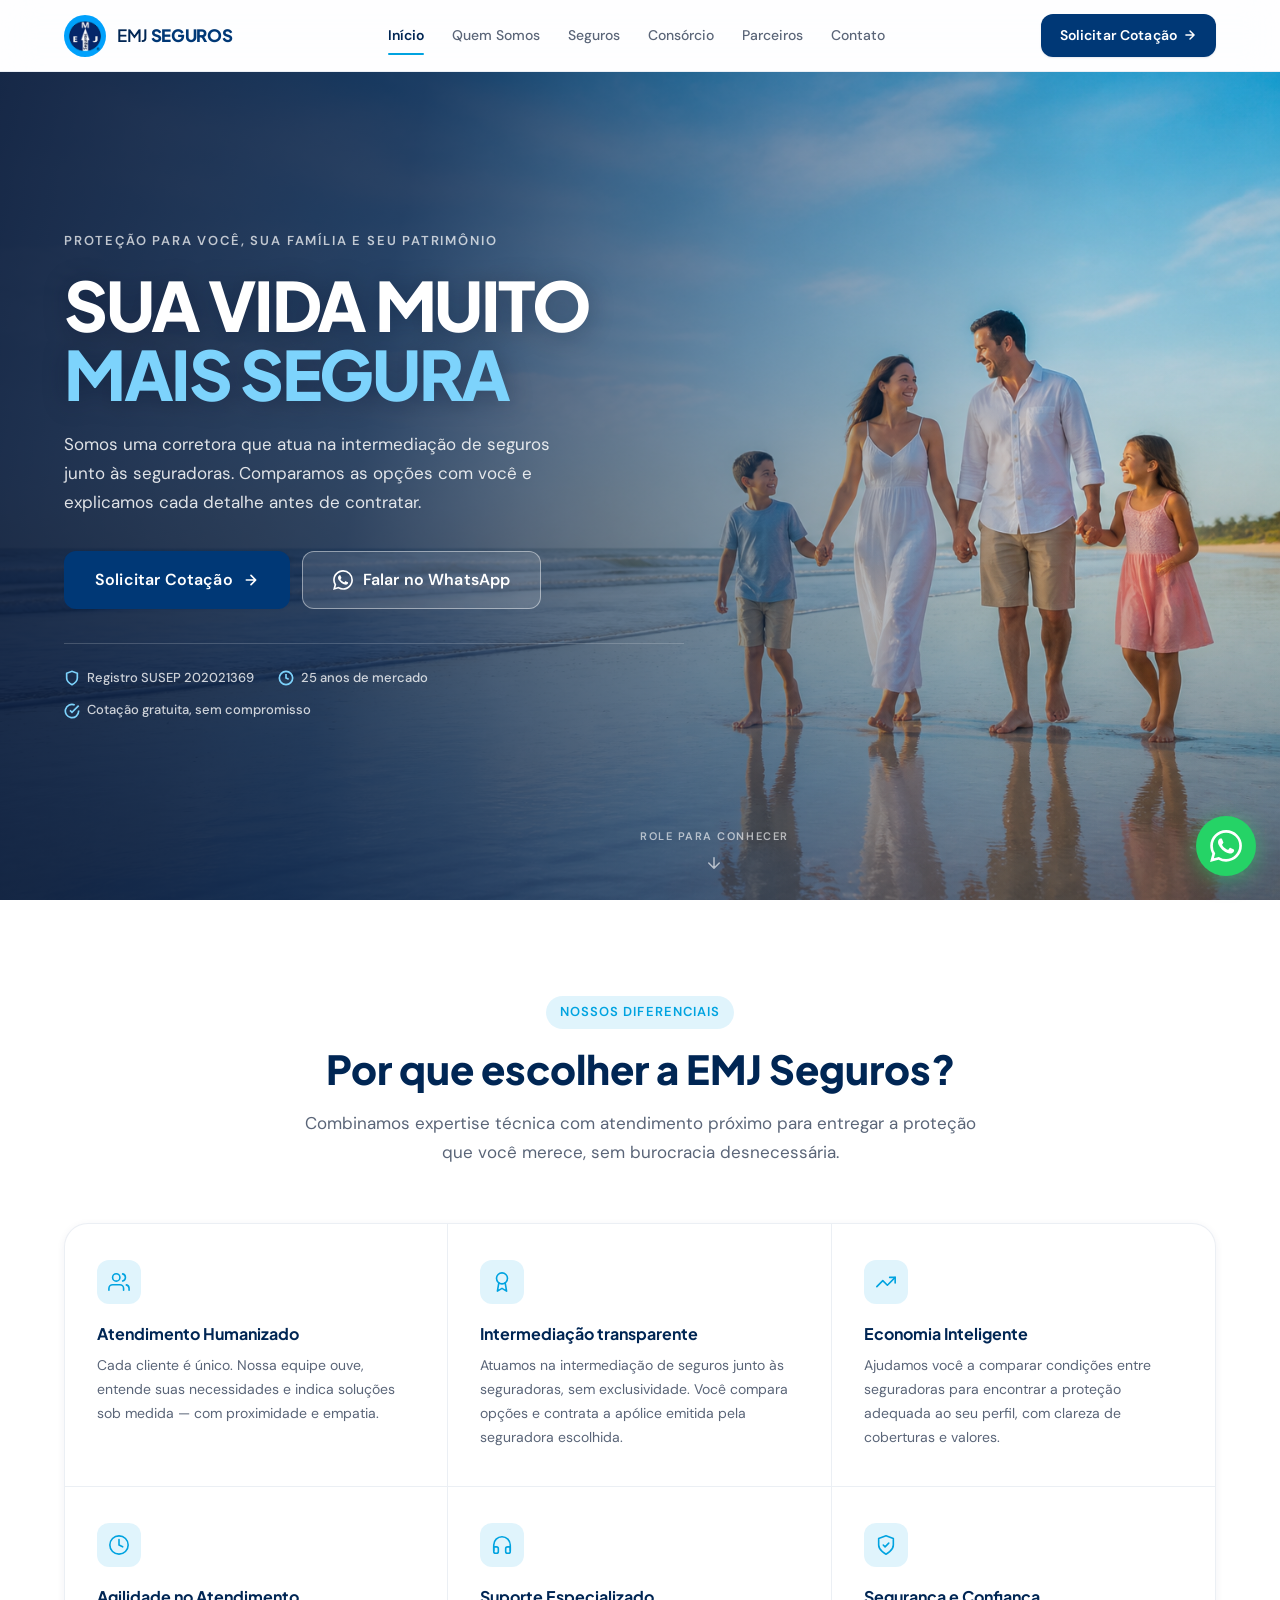
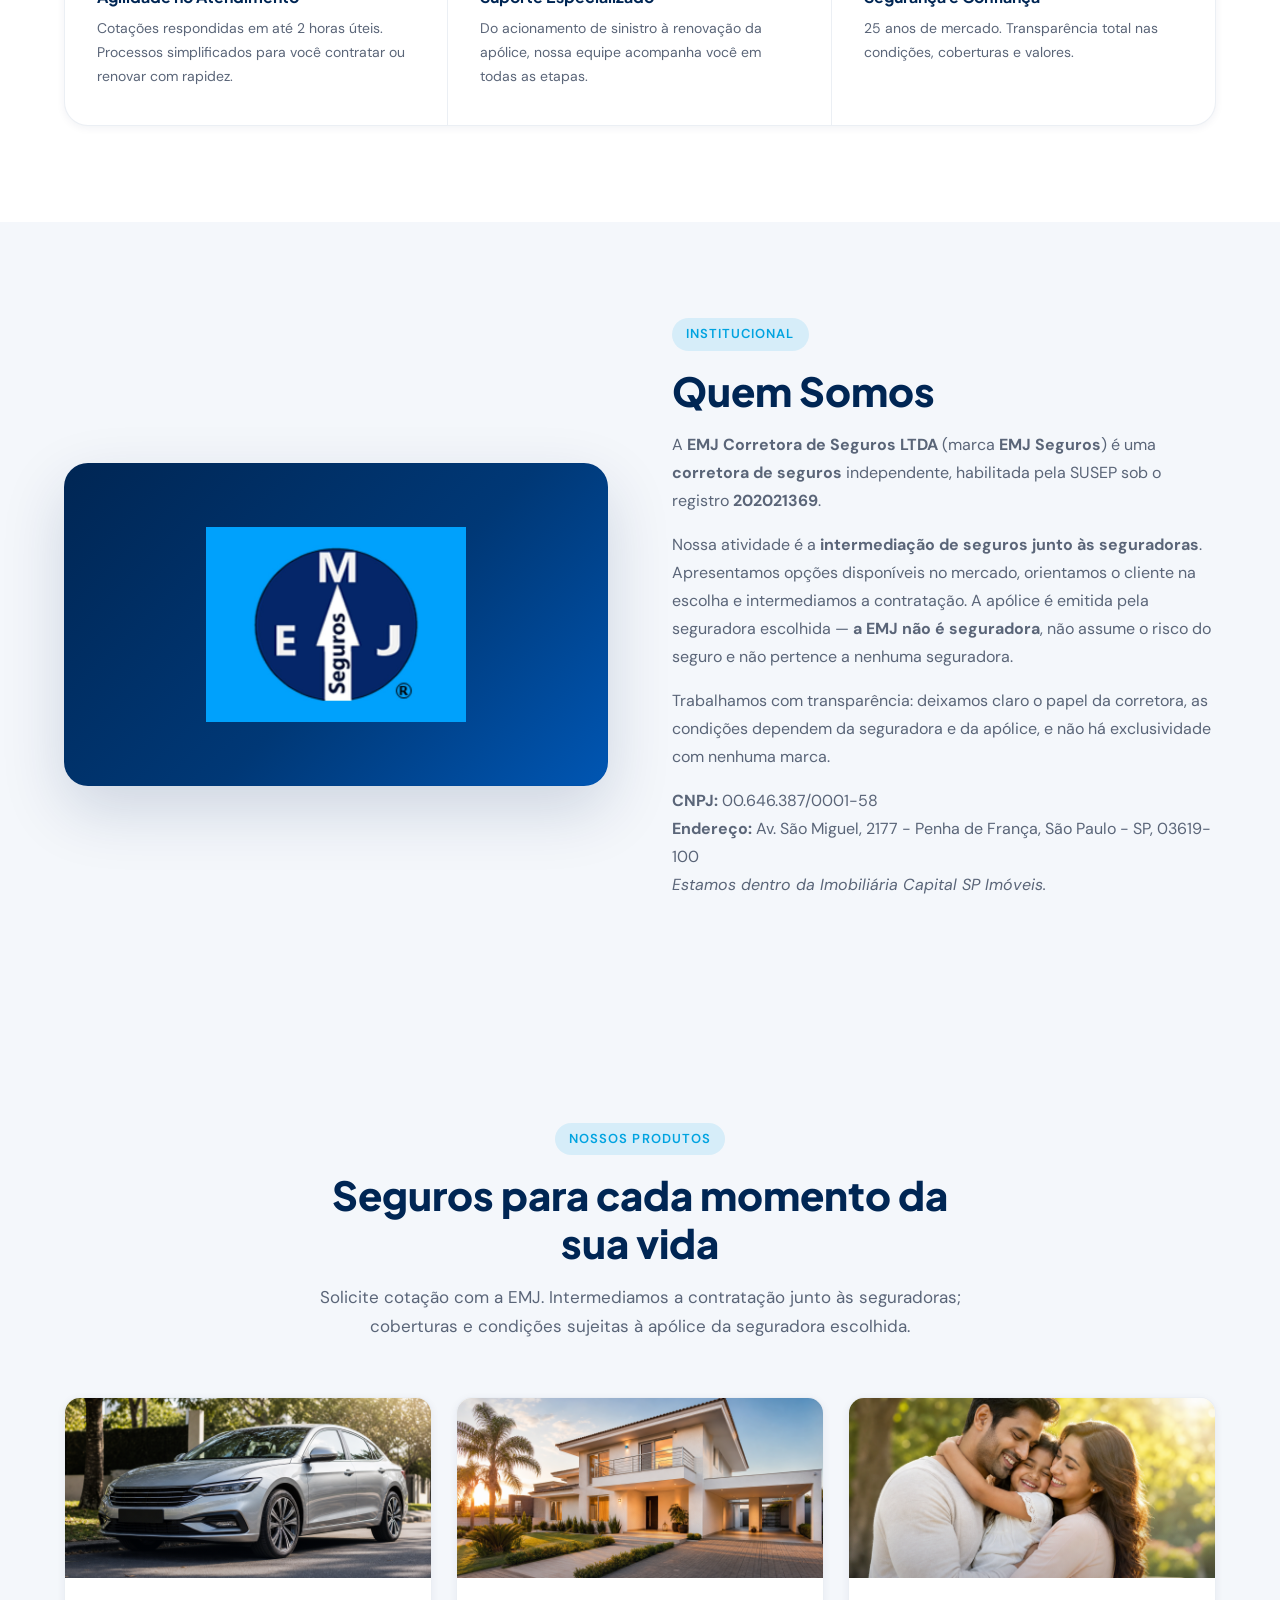
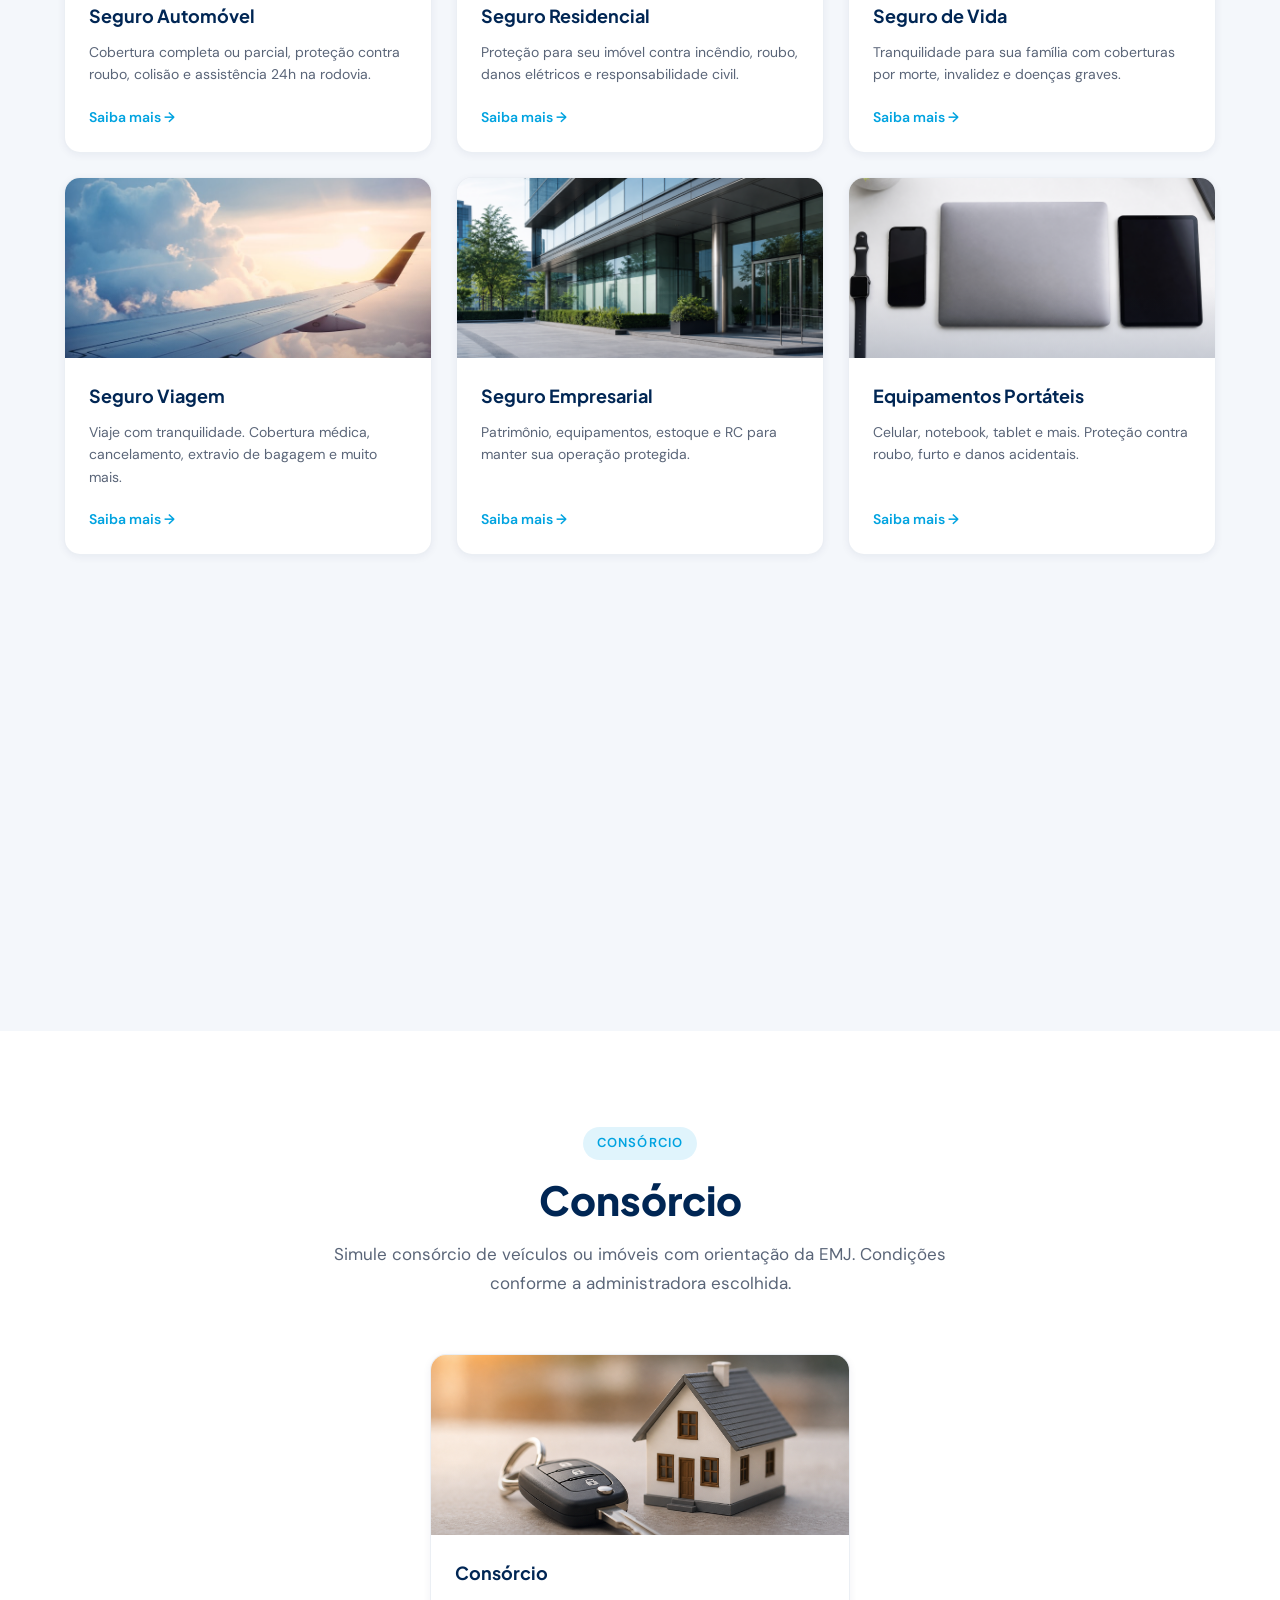
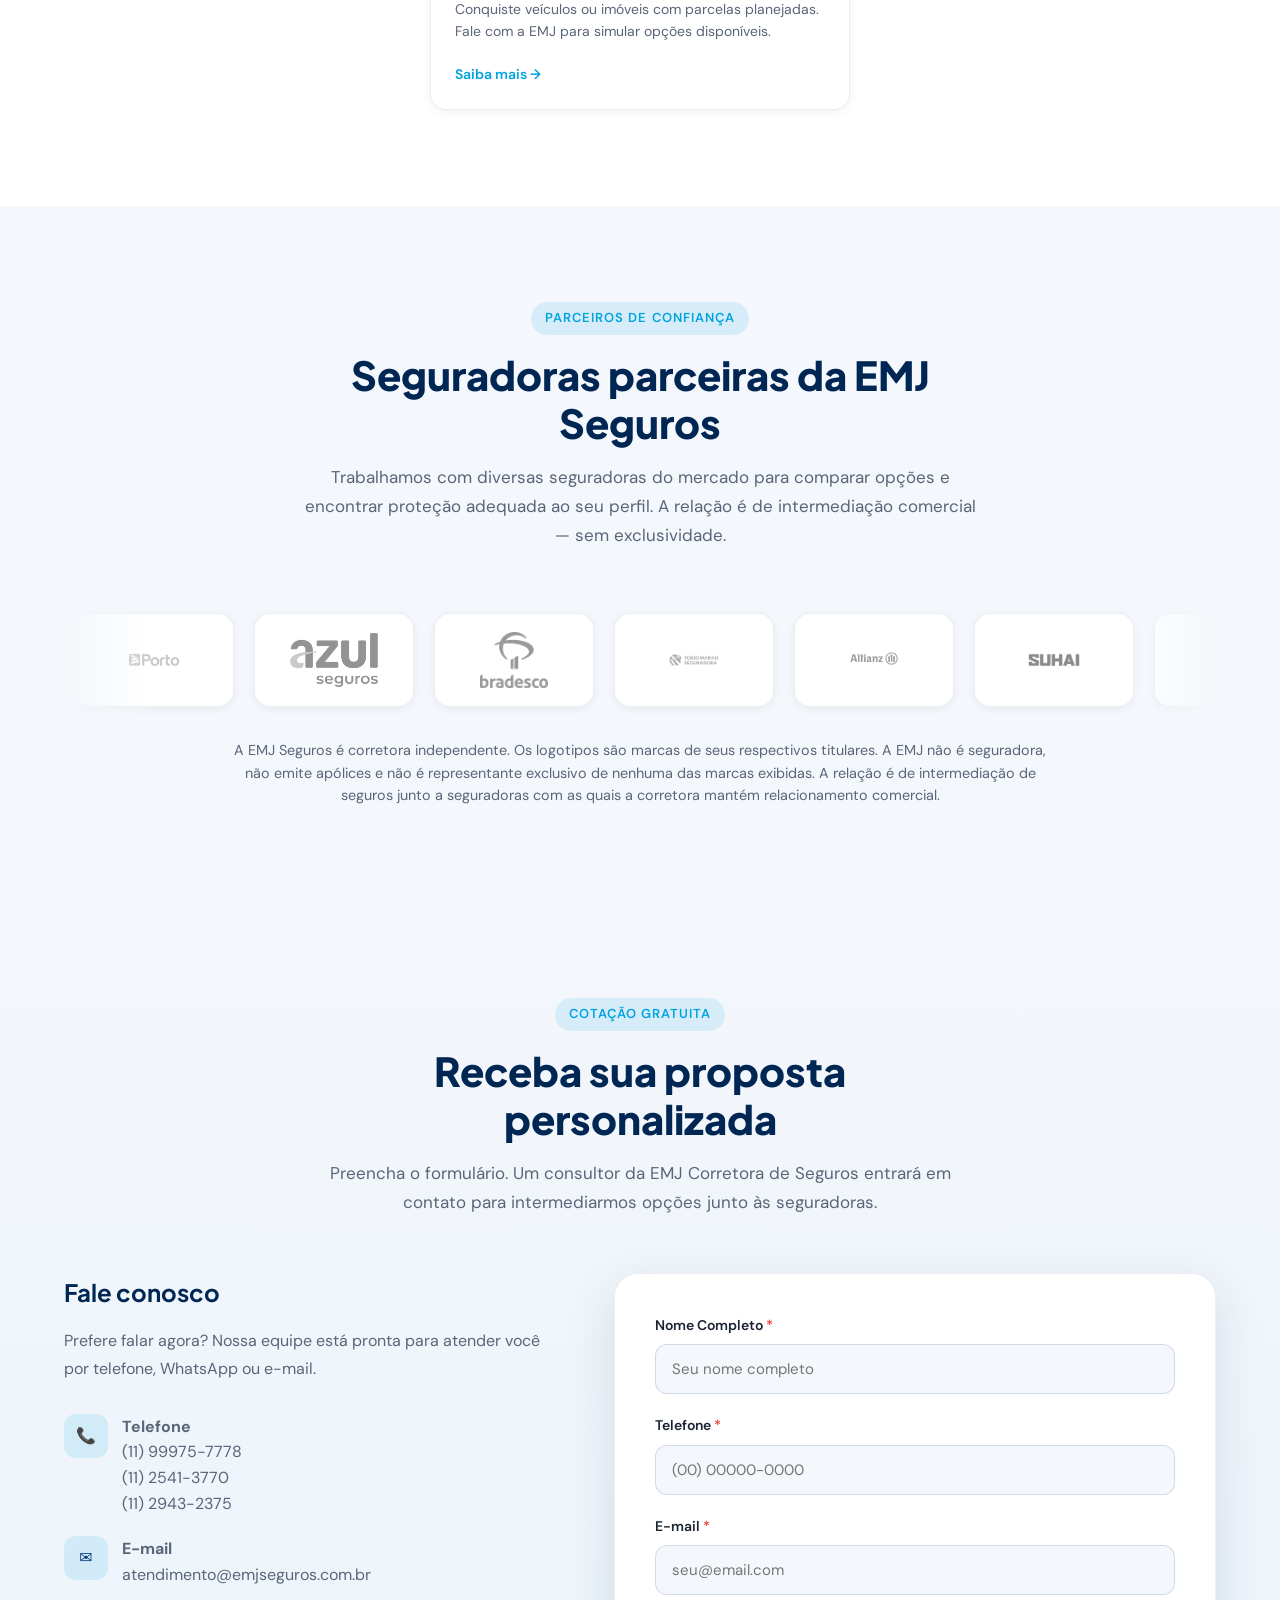
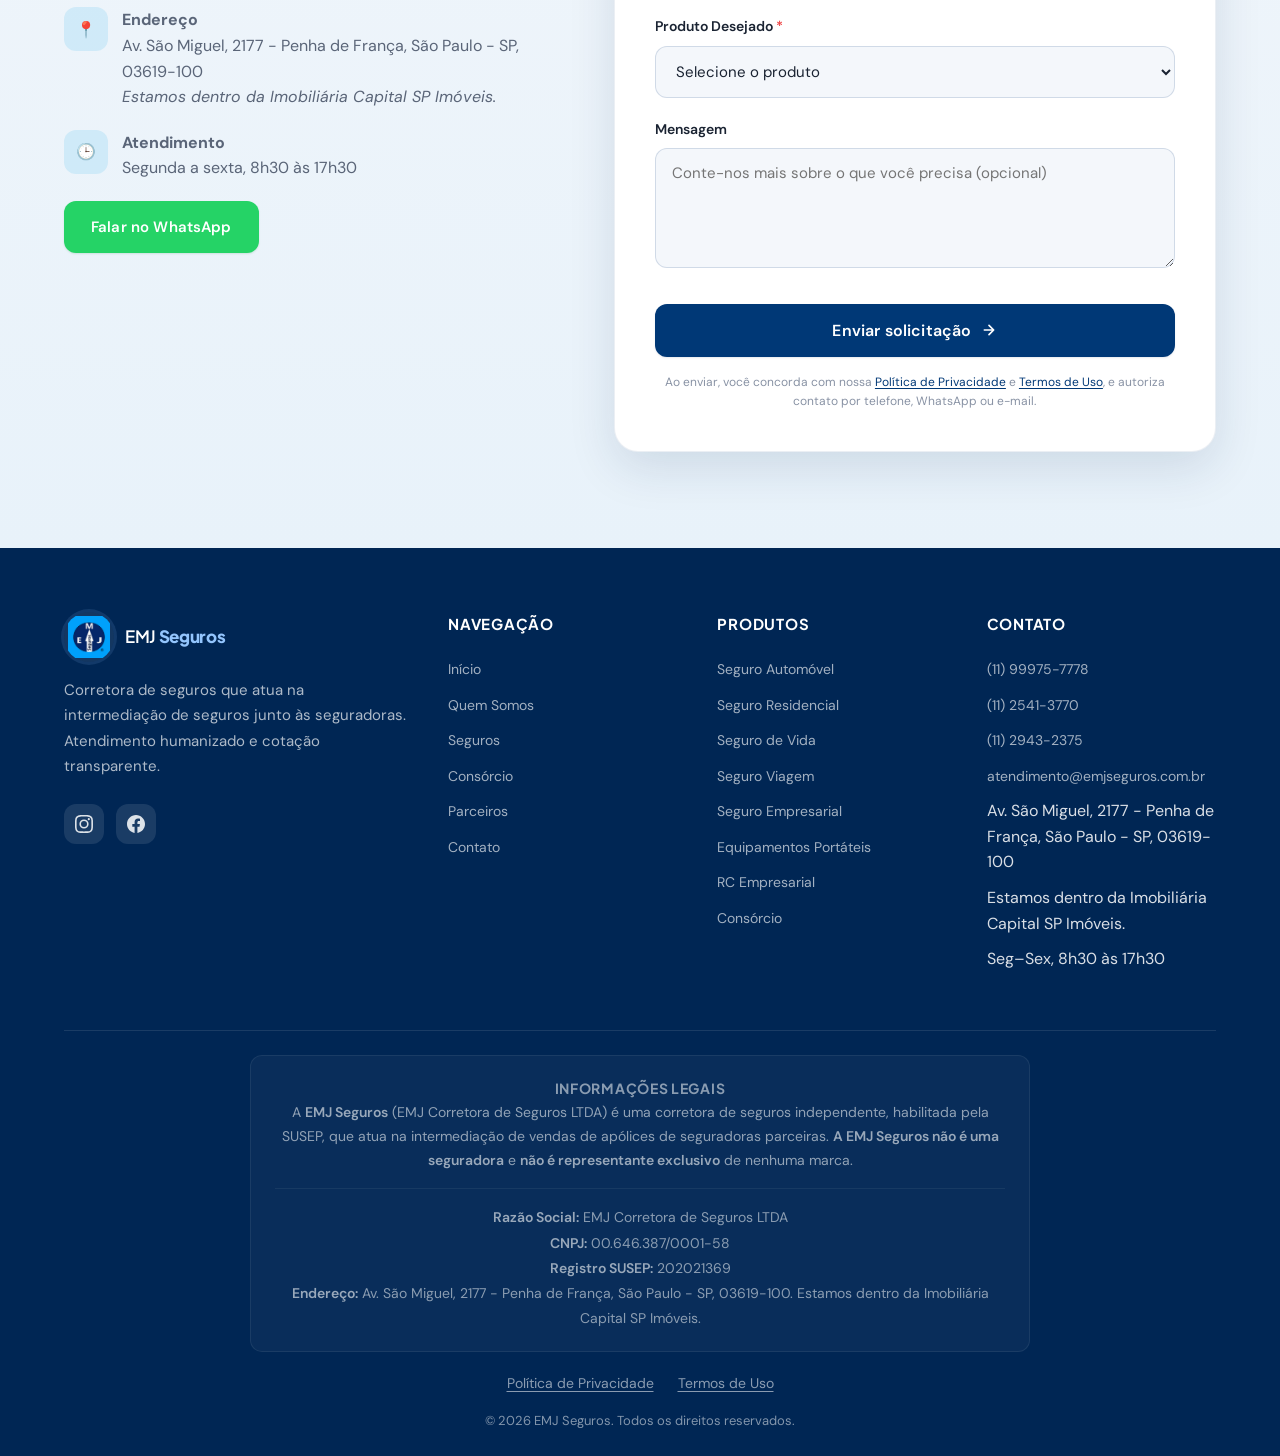
<file: index.html>
﻿<!DOCTYPE html>
<html lang="pt-BR">
<head>
  <!-- Google Tag Manager -->
  <script>(function(w,d,s,l,i){w[l]=w[l]||[];w[l].push({'gtm.start':
  new Date().getTime(),event:'gtm.js'});var f=d.getElementsByTagName(s)[0],
  j=d.createElement(s),dl=l!='dataLayer'?'&l='+l:'';j.async=true;j.src=
  'https://www.googletagmanager.com/gtm.js?id='+i+dl;f.parentNode.insertBefore(j,f);
  })(window,document,'script','dataLayer','GTM-NVX8S3FD');</script>
  <!-- End Google Tag Manager -->
  <meta charset="UTF-8">
  <meta name="facebook-domain-verification" content="gk6uj9mu0l1y5x5geobx8sh2dipc2k" />
  <meta name="viewport" content="width=device-width, initial-scale=1.0">
  <meta name="description" content="EMJ Seguros — Corretora de seguros que atua na intermediação de seguros junto às seguradoras. Registro SUSEP 202021369. Cotação gratuita e atendimento humanizado.">
  <meta name="keywords" content="seguros, corretora de seguros, intermediação de seguros, seguro auto, seguro residencial, seguro vida, EMJ Seguros, cotação seguro">
  <meta name="robots" content="index, follow">
  <meta property="og:type" content="website">
  <meta property="og:title" content="EMJ Seguros | Corretora de Seguros — Intermediação junto às Seguradoras">
  <meta property="og:description" content="Corretora independente. Intermediamos a contratação de seguros junto às seguradoras. Solicite sua cotação gratuita.">
  <meta property="og:locale" content="pt_BR">
  <title>EMJ Seguros | Corretora de Seguros — Intermediação junto às Seguradoras</title>
  <link rel="stylesheet" href="style.css">
  <link rel="icon" href="assets/logo-emj.png" type="image/png">
  <!-- Google tag (gtag.js) -->
  <script async src="https://www.googletagmanager.com/gtag/js?id=G-F6EQVCPVZE"></script>
  <script>
    window.dataLayer = window.dataLayer || [];
    function gtag(){dataLayer.push(arguments);}
    gtag('js', new Date());

    gtag('config', 'G-F6EQVCPVZE');
    gtag('config', 'AW-740330480');

    function gtagSendEvent(url) {
      var callback = function () {
        if (typeof url !== 'undefined') {
          window.open(url, '_blank', 'noopener,noreferrer');
        }
      };
      gtag('event', 'conversion', {
        'send_to': 'AW-740330480',
        'event_callback': callback
      });
      return false;
    }
  </script>
  <!-- Meta Pixel Code -->
  <script>
  !function(f,b,e,v,n,t,s)
  {if(f.fbq)return;n=f.fbq=function(){n.callMethod?
  n.callMethod.apply(n,arguments):n.queue.push(arguments)};
  if(!f._fbq)f._fbq=n;n.push=n;n.loaded=!0;n.version='2.0';
  n.queue=[];t=b.createElement(e);t.async=!0;
  t.src=v;s=b.getElementsByTagName(e)[0];
  s.parentNode.insertBefore(t,s)}(window, document,'script',
  'https://connect.facebook.net/en_US/fbevents.js');
  fbq('init', '1026255446868443');
  fbq('track', 'PageView');
  </script>
  <noscript><img height="1" width="1" style="display:none"
  src="https://www.facebook.com/tr?id=1026255446868443&ev=PageView&noscript=1"
  /></noscript>
  <!-- End Meta Pixel Code -->
</head>
<body>
  <!-- Google Tag Manager (noscript) -->
  <noscript><iframe src="https://www.googletagmanager.com/ns.html?id=GTM-NVX8S3FD"
  height="0" width="0" style="display:none;visibility:hidden"></iframe></noscript>
  <!-- End Google Tag Manager (noscript) -->

  <header class="header" role="banner">
    <div class="container header-inner">
      <a href="#inicio" class="logo" aria-label="EMJ Seguros — Início">
        <div class="logo-frame">
          <img src="assets/logo-emj.png" alt="EMJ Seguros" class="logo-img" width="46" height="46">
        </div>
        <span class="logo-text">EMJ <strong>SEGUROS</strong></span>
      </a>
      <div class="logo-divider" aria-hidden="true"></div>
      <nav class="nav" role="navigation" aria-label="Menu principal">
        <a href="#inicio" class="nav-link active">Início</a>
        <a href="#quem-somos" class="nav-link">Quem Somos</a>
        <a href="#seguros" class="nav-link">Seguros</a>
        <a href="#consorcio" class="nav-link">Consórcio</a>
        <a href="#parceiros" class="nav-link">Parceiros</a>
        <a href="#contato" class="nav-link">Contato</a>
        <a href="#contato" class="btn btn-primary btn-sm btn-mobile-cta">Solicitar Cotação</a>
      </nav>
      <a href="#contato" class="btn btn-primary btn-sm header-cta">
        Solicitar Cotação
        <svg width="14" height="14" viewBox="0 0 24 24" fill="none" stroke="currentColor" stroke-width="2.5" stroke-linecap="round" stroke-linejoin="round"><path d="M5 12h14M12 5l7 7-7 7"/></svg>
      </a>
      <button class="menu-toggle" aria-label="Abrir menu" aria-expanded="false">
        <span></span><span></span><span></span>
      </button>
    </div>
  </header>

  <main>
    <!-- Hero -->
    <section id="inicio" class="hero" aria-labelledby="hero-title">
      <div class="hero-bg" aria-hidden="true">
        <img src="assets/hero-familia-praia.jpg" alt="" width="1920" height="1080" loading="eager" fetchpriority="high">
      </div>
      <div class="hero-overlay" aria-hidden="true"></div>
      <div class="container hero-body">
        <div class="hero-content">
          <p class="hero-kicker">Proteção para você, sua família e seu patrimônio</p>
          <h1 id="hero-title" class="hero-title">
            Sua vida muito <span>mais segura</span>
          </h1>
          <p class="hero-text">
            Somos uma corretora que atua na intermediação de seguros junto às seguradoras. Comparamos as opções com você e explicamos cada detalhe antes de contratar.
          </p>
          <div class="hero-actions">
            <a href="#contato" class="btn btn-primary btn-lg">
              Solicitar Cotação
              <svg width="16" height="16" viewBox="0 0 24 24" fill="none" stroke="currentColor" stroke-width="2.5" stroke-linecap="round" stroke-linejoin="round"><path d="M5 12h14M12 5l7 7-7 7"/></svg>
            </a>
            <a href="#" class="btn btn-hero-ghost btn-lg" data-whatsapp="Olá! Gostaria de solicitar uma cotação.">
              <svg width="20" height="20" viewBox="0 0 24 24" fill="currentColor"><path d="M17.472 14.382c-.297-.149-1.758-.867-2.03-.967-.273-.099-.471-.148-.67.15-.197.297-.767.966-.94 1.164-.173.199-.347.223-.644.075-.297-.15-1.255-.463-2.39-1.475-.883-.788-1.48-1.761-1.653-2.059-.173-.297-.018-.458.13-.606.134-.133.298-.347.446-.52.149-.174.198-.298.298-.497.099-.198.05-.371-.025-.52-.075-.149-.669-1.612-.916-2.207-.242-.579-.487-.5-.669-.51-.173-.008-.371-.01-.57-.01-.198 0-.52.074-.792.372-.272.297-1.04 1.016-1.04 2.479 0 1.462 1.065 2.875 1.213 3.074.149.198 2.096 3.2 5.077 4.487.709.306 1.262.489 1.694.625.712.227 1.36.195 1.871.118.571-.085 1.758-.719 2.006-1.413.248-.694.248-1.289.173-1.413-.074-.124-.272-.198-.57-.347m-5.421 7.403h-.004a9.87 9.87 0 01-5.031-1.378l-.361-.214-3.741.982.998-3.648-.235-.374a9.86 9.86 0 01-1.51-5.26c.001-5.45 4.436-9.884 9.888-9.884 2.64 0 5.122 1.03 6.988 2.898a9.825 9.825 0 012.893 6.994c-.003 5.45-4.435 9.884-9.885 9.884m8.413-18.297A11.815 11.815 0 0012.05 0C5.495 0 .16 5.335.157 11.892c0 2.096.547 4.142 1.588 5.945L.057 24l6.305-1.654a11.882 11.882 0 005.683 1.448h.005c6.554 0 11.89-5.335 11.893-11.893a11.821 11.821 0 00-3.48-8.413z"/></svg>
              Falar no WhatsApp
            </a>
          </div>
          <div class="hero-trust">
            <div class="hero-trust-item">
              <svg width="16" height="16" viewBox="0 0 24 24" fill="none" stroke="currentColor" stroke-width="2.5"><path d="M12 22s8-4 8-10V5l-8-3-8 3v7c0 6 8 10 8 10z"/></svg>
              Registro SUSEP 202021369
            </div>
            <div class="hero-trust-item">
              <svg width="16" height="16" viewBox="0 0 24 24" fill="none" stroke="currentColor" stroke-width="2.5"><circle cx="12" cy="12" r="10"/><polyline points="12 6 12 12 16 14"/></svg>
              25 anos de mercado
            </div>
            <div class="hero-trust-item">
              <svg width="16" height="16" viewBox="0 0 24 24" fill="none" stroke="currentColor" stroke-width="2.5"><path d="M22 11.08V12a10 10 0 1 1-5.93-9.14"/><polyline points="22 4 12 14.01 9 11.01"/></svg>
              Cotação gratuita, sem compromisso
            </div>
          </div>
        </div>
      </div>
      <a href="#diferenciais" class="hero-scroll" aria-label="Ver o conteúdo abaixo">
        Role para conhecer
        <svg width="18" height="18" viewBox="0 0 24 24" fill="none" stroke="currentColor" stroke-width="2" stroke-linecap="round" stroke-linejoin="round" aria-hidden="true"><path d="M12 5v14M19 12l-7 7-7-7"/></svg>
      </a>
    </section>

    <!-- Diferenciais -->
    <section id="diferenciais" class="section differentials" aria-labelledby="diferenciais-title">
      <div class="container">
        <header class="section-header reveal">
          <span class="section-tag">Nossos diferenciais</span>
          <h2 id="diferenciais-title" class="section-title">Por que escolher a EMJ Seguros?</h2>
          <p class="section-subtitle">Combinamos expertise técnica com atendimento próximo para entregar a proteção que você merece, sem burocracia desnecessária.</p>
        </header>
        <div class="diff-grid reveal">
          <article class="diff-item">
            <div class="diff-icon">
              <svg width="22" height="22" viewBox="0 0 24 24" fill="none" stroke="currentColor" stroke-width="1.75" stroke-linecap="round" stroke-linejoin="round"><path d="M17 21v-2a4 4 0 0 0-4-4H5a4 4 0 0 0-4 4v2"/><circle cx="9" cy="7" r="4"/><path d="M23 21v-2a4 4 0 0 0-3-3.87"/><path d="M16 3.13a4 4 0 0 1 0 7.75"/></svg>
            </div>
            <h3 class="diff-title">Atendimento Humanizado</h3>
            <p class="diff-text">Cada cliente é único. Nossa equipe ouve, entende suas necessidades e indica soluções sob medida — com proximidade e empatia.</p>
          </article>
          <article class="diff-item">
            <div class="diff-icon">
              <svg width="22" height="22" viewBox="0 0 24 24" fill="none" stroke="currentColor" stroke-width="1.75" stroke-linecap="round" stroke-linejoin="round"><circle cx="12" cy="8" r="6"/><path d="M15.477 12.89 17 22l-5-3-5 3 1.523-9.11"/></svg>
            </div>
            <h3 class="diff-title">Intermediação transparente</h3>
            <p class="diff-text">Atuamos na intermediação de seguros junto às seguradoras, sem exclusividade. Você compara opções e contrata a apólice emitida pela seguradora escolhida.</p>
          </article>
          <article class="diff-item">
            <div class="diff-icon">
              <svg width="22" height="22" viewBox="0 0 24 24" fill="none" stroke="currentColor" stroke-width="1.75" stroke-linecap="round" stroke-linejoin="round"><polyline points="22 7 13.5 15.5 8.5 10.5 2 17"/><polyline points="16 7 22 7 22 13"/></svg>
            </div>
            <h3 class="diff-title">Economia Inteligente</h3>
            <p class="diff-text">Ajudamos você a comparar condições entre seguradoras para encontrar a proteção adequada ao seu perfil, com clareza de coberturas e valores.</p>
          </article>
          <article class="diff-item">
            <div class="diff-icon">
              <svg width="22" height="22" viewBox="0 0 24 24" fill="none" stroke="currentColor" stroke-width="1.75" stroke-linecap="round" stroke-linejoin="round"><circle cx="12" cy="12" r="10"/><polyline points="12 6 12 12 16 14"/></svg>
            </div>
            <h3 class="diff-title">Agilidade no Atendimento</h3>
            <p class="diff-text">Cotações respondidas em até 2 horas úteis. Processos simplificados para você contratar ou renovar com rapidez.</p>
          </article>
          <article class="diff-item">
            <div class="diff-icon">
              <svg width="22" height="22" viewBox="0 0 24 24" fill="none" stroke="currentColor" stroke-width="1.75" stroke-linecap="round" stroke-linejoin="round"><path d="M3 18v-6a9 9 0 0 1 18 0v6"/><path d="M21 19a2 2 0 0 1-2 2h-1a2 2 0 0 1-2-2v-3a2 2 0 0 1 2-2h3zM3 19a2 2 0 0 0 2 2h1a2 2 0 0 0 2-2v-3a2 2 0 0 0-2-2H3z"/></svg>
            </div>
            <h3 class="diff-title">Suporte Especializado</h3>
            <p class="diff-text">Do acionamento de sinistro à renovação da apólice, nossa equipe acompanha você em todas as etapas.</p>
          </article>
          <article class="diff-item">
            <div class="diff-icon">
              <svg width="22" height="22" viewBox="0 0 24 24" fill="none" stroke="currentColor" stroke-width="1.75" stroke-linecap="round" stroke-linejoin="round"><path d="M12 22s8-4 8-10V5l-8-3-8 3v7c0 6 8 10 8 10z"/><polyline points="9 12 11 14 15 10"/></svg>
            </div>
            <h3 class="diff-title">Segurança e Confiança</h3>
            <p class="diff-text">25 anos de mercado. Transparência total nas condições, coberturas e valores.</p>
          </article>
        </div>
      </div>
    </section>

    <!-- Quem Somos -->
    <section id="quem-somos" class="section" aria-labelledby="about-title">
      <div class="container">
        <div class="about-grid">
          <div class="about-image reveal about-image--logo">
            <img src="assets/logo-emj.png" alt="EMJ Seguros" loading="lazy">
          </div>
          <div class="about-content reveal">
            <span class="section-tag">Institucional</span>
            <h2 id="about-title" class="section-title" style="text-align:left;">Quem Somos</h2>
            <p>A <strong>EMJ Corretora de Seguros LTDA</strong> (marca <strong>EMJ Seguros</strong>) é uma <strong>corretora de seguros</strong> independente, habilitada pela SUSEP sob o registro <strong>202021369</strong>.</p>
            <p>Nossa atividade é a <strong>intermediação de seguros junto às seguradoras</strong>. Apresentamos opções disponíveis no mercado, orientamos o cliente na escolha e intermediamos a contratação. A apólice é emitida pela seguradora escolhida — <strong>a EMJ não é seguradora</strong>, não assume o risco do seguro e não pertence a nenhuma seguradora.</p>
            <p>Trabalhamos com transparência: deixamos claro o papel da corretora, as condições dependem da seguradora e da apólice, e não há exclusividade com nenhuma marca.</p>
            <p><strong>CNPJ:</strong> 00.646.387/0001-58<br>
            <strong>Endereço:</strong> Av. São Miguel, 2177 - Penha de França, São Paulo - SP, 03619-100<br>
            <em>Estamos dentro da Imobiliária Capital SP Imóveis.</em></p>
          </div>
        </div>
      </div>
    </section>

    <!-- Seguros -->
    <section id="seguros" class="section products" aria-labelledby="seguros-title">
      <div class="container">
        <header class="section-header reveal">
          <span class="section-tag">Nossos produtos</span>
          <h2 id="seguros-title" class="section-title">Seguros para cada momento da sua vida</h2>
          <p class="section-subtitle">Solicite cotação com a EMJ. Intermediamos a contratação junto às seguradoras; coberturas e condições sujeitas à apólice da seguradora escolhida.</p>
        </header>
        <div class="cards-grid">
          <article class="product-card reveal"><div class="product-card-image"><img src="assets/prod-auto.jpg" alt="Seguro Automóvel" loading="lazy"></div><div class="product-card-body"><h3 class="product-card-title">Seguro Automóvel</h3><p class="product-card-text">Cobertura completa ou parcial, proteção contra roubo, colisão e assistência 24h na rodovia.</p><a href="pages/seguro-auto.html" class="product-card-link">Saiba mais →</a></div></article>
          <article class="product-card reveal"><div class="product-card-image"><img src="assets/prod-residencial.jpg" alt="Seguro Residencial" loading="lazy"></div><div class="product-card-body"><h3 class="product-card-title">Seguro Residencial</h3><p class="product-card-text">Proteção para seu imóvel contra incêndio, roubo, danos elétricos e responsabilidade civil.</p><a href="pages/seguro-residencial.html" class="product-card-link">Saiba mais →</a></div></article>
          <article class="product-card reveal"><div class="product-card-image"><img src="assets/prod-vida.jpg" alt="Seguro de Vida" loading="lazy"></div><div class="product-card-body"><h3 class="product-card-title">Seguro de Vida</h3><p class="product-card-text">Tranquilidade para sua família com coberturas por morte, invalidez e doenças graves.</p><a href="pages/seguro-vida.html" class="product-card-link">Saiba mais →</a></div></article>
          <article class="product-card reveal"><div class="product-card-image"><img src="assets/prod-viagem.jpg" alt="Seguro Viagem" loading="lazy"></div><div class="product-card-body"><h3 class="product-card-title">Seguro Viagem</h3><p class="product-card-text">Viaje com tranquilidade. Cobertura médica, cancelamento, extravio de bagagem e muito mais.</p><a href="pages/seguro-viagem.html" class="product-card-link">Saiba mais →</a></div></article>
          <article class="product-card reveal"><div class="product-card-image"><img src="assets/prod-empresarial.jpg" alt="Seguro Empresarial" loading="lazy"></div><div class="product-card-body"><h3 class="product-card-title">Seguro Empresarial</h3><p class="product-card-text">Patrimônio, equipamentos, estoque e RC para manter sua operação protegida.</p><a href="pages/seguro-empresarial.html" class="product-card-link">Saiba mais →</a></div></article>
          <article class="product-card reveal"><div class="product-card-image"><img src="assets/prod-portateis.jpg" alt="Equipamentos Portáteis" loading="lazy"></div><div class="product-card-body"><h3 class="product-card-title">Equipamentos Portáteis</h3><p class="product-card-text">Celular, notebook, tablet e mais. Proteção contra roubo, furto e danos acidentais.</p><a href="pages/seguro-portateis.html" class="product-card-link">Saiba mais →</a></div></article>
          <article class="product-card reveal"><div class="product-card-image"><img src="assets/prod-rc.jpg" alt="RC Empresarial" loading="lazy"></div><div class="product-card-body"><h3 class="product-card-title">Responsabilidade Civil Empresarial</h3><p class="product-card-text">Proteção jurídica e financeira para danos causados a terceiros pela sua empresa.</p><a href="pages/seguro-rc.html" class="product-card-link">Saiba mais →</a></div></article>
        </div>
      </div>
    </section>

    <!-- Consórcio -->
    <section id="consorcio" class="section financial" aria-labelledby="consorcio-title">
      <div class="container">
        <header class="section-header reveal">
          <span class="section-tag">Consórcio</span>
          <h2 id="consorcio-title" class="section-title">Consórcio</h2>
          <p class="section-subtitle">Simule consórcio de veículos ou imóveis com orientação da EMJ. Condições conforme a administradora escolhida.</p>
        </header>
        <div class="cards-grid" style="max-width:420px;margin:0 auto;">
          <article class="product-card reveal"><div class="product-card-image"><img src="assets/prod-consorcio.jpg" alt="Consórcio" loading="lazy"></div><div class="product-card-body"><h3 class="product-card-title">Consórcio</h3><p class="product-card-text">Conquiste veículos ou imóveis com parcelas planejadas. Fale com a EMJ para simular opções disponíveis.</p><a href="pages/consorcio.html" class="product-card-link">Saiba mais →</a></div></article>
        </div>
      </div>
    </section>

    <!-- Parceiros -->
    <section id="parceiros" class="section partners" aria-labelledby="parceiros-title">
      <div class="container">
        <header class="section-header reveal">
          <span class="section-tag">Parceiros de confiança</span>
          <h2 id="parceiros-title" class="section-title">Seguradoras parceiras da EMJ Seguros</h2>
          <p class="section-subtitle">Trabalhamos com diversas seguradoras do mercado para comparar opções e encontrar proteção adequada ao seu perfil. A relação é de intermediação comercial — sem exclusividade.</p>
        </header>
        <div class="partners-marquee-wrap reveal" aria-label="Seguradoras parceiras">
          <div class="partners-marquee">
            <div class="partners-track">
              <div class="partner-logo"><img src="assets/partners/porto-seguro.png" alt="Logo da seguradora Porto Seguro" loading="lazy"></div>
              <div class="partner-logo"><img src="assets/partners/azul.png" alt="Azul Seguros" loading="lazy"></div>
              <div class="partner-logo"><img src="assets/partners/bradesco.png" alt="Bradesco Seguros" loading="lazy"></div>
              <div class="partner-logo"><img src="assets/partners/tokio-marine.png" alt="Tokio Marine" loading="lazy"></div>
              <div class="partner-logo"><img src="assets/partners/allianz.png" alt="Allianz Seguros" loading="lazy"></div>
              <div class="partner-logo"><img src="assets/partners/suhai.png" alt="Suhai Seguros" loading="lazy"></div>
              <div class="partner-logo"><img src="assets/partners/justos.png" alt="Justos Seguros" loading="lazy"></div>
              <div class="partner-logo"><img src="assets/partners/darwin.png" alt="Darwin Seguros" loading="lazy"></div>
              <div class="partner-logo"><img src="assets/partners/youse.png" alt="Youse Seguros" loading="lazy"></div>
            </div>
            <div class="partners-track" aria-hidden="true">
              <div class="partner-logo"><img src="assets/partners/porto-seguro.png" alt="Logo da seguradora Porto Seguro" loading="lazy"></div>
              <div class="partner-logo"><img src="assets/partners/azul.png" alt="Azul Seguros" loading="lazy"></div>
              <div class="partner-logo"><img src="assets/partners/bradesco.png" alt="Bradesco Seguros" loading="lazy"></div>
              <div class="partner-logo"><img src="assets/partners/tokio-marine.png" alt="Tokio Marine" loading="lazy"></div>
              <div class="partner-logo"><img src="assets/partners/allianz.png" alt="Allianz Seguros" loading="lazy"></div>
              <div class="partner-logo"><img src="assets/partners/suhai.png" alt="Suhai Seguros" loading="lazy"></div>
              <div class="partner-logo"><img src="assets/partners/justos.png" alt="Justos Seguros" loading="lazy"></div>
              <div class="partner-logo"><img src="assets/partners/darwin.png" alt="Darwin Seguros" loading="lazy"></div>
              <div class="partner-logo"><img src="assets/partners/youse.png" alt="Youse Seguros" loading="lazy"></div>
            </div>
          </div>
        </div>
        <p class="partners-disclaimer reveal" style="max-width:820px;margin:1.5rem auto 0;text-align:center;font-size:0.9rem;line-height:1.55;color:var(--text-muted, #5b6470);">A EMJ Seguros é corretora independente. Os logotipos são marcas de seus respectivos titulares. A EMJ não é seguradora, não emite apólices e não é representante exclusivo de nenhuma das marcas exibidas. A relação é de intermediação de seguros junto a seguradoras com as quais a corretora mantém relacionamento comercial.</p>
      </div>
    </section>

    <!-- Contato -->
    <section id="contato" class="section contact" aria-labelledby="contato-title">
      <div class="container">
        <header class="section-header reveal">
          <span class="section-tag">Cotação gratuita</span>
          <h2 id="contato-title" class="section-title">Receba sua proposta personalizada</h2>
          <p class="section-subtitle">Preencha o formulário. Um consultor da EMJ Corretora de Seguros entrará em contato para intermediarmos opções junto às seguradoras.</p>
        </header>
        <div class="contact-wrapper reveal">
          <div class="contact-info">
            <h3>Fale conosco</h3>
            <p>Prefere falar agora? Nossa equipe está pronta para atender você por telefone, WhatsApp ou e-mail.</p>
            <ul class="contact-list">
              <li><div class="contact-list-icon">📞</div><div><strong>Telefone</strong><br>(11) 99975-7778<br>(11) 2541-3770<br>(11) 2943-2375</div></li>
              <li><div class="contact-list-icon">✉️</div><div><strong>E-mail</strong><br>atendimento@emjseguros.com.br</div></li>
              <li><div class="contact-list-icon">📍</div><div><strong>Endereço</strong><br>Av. São Miguel, 2177 - Penha de França, São Paulo - SP, 03619-100<br><em>Estamos dentro da Imobiliária Capital SP Imóveis.</em></div></li>
              <li><div class="contact-list-icon">🕒</div><div><strong>Atendimento</strong><br>Segunda a sexta, 8h30 às 17h30</div></li>
            </ul>
            <a href="#" class="btn btn-whatsapp" data-whatsapp="Olá! Gostaria de solicitar uma cotação.">Falar no WhatsApp</a>
          </div>
          <div class="contact-form-card">
            <form id="cotacao-form" class="form-body" novalidate>
              <div class="form-group"><label for="nome">Nome Completo <span class="required">*</span></label><input type="text" id="nome" name="nome" class="form-control" placeholder="Seu nome completo" autocomplete="name" required><span class="form-error" role="alert"></span></div>
              <div class="form-group"><label for="telefone">Telefone <span class="required">*</span></label><input type="tel" id="telefone" name="telefone" class="form-control" placeholder="(00) 00000-0000" autocomplete="tel" required><span class="form-error" role="alert"></span></div>
              <div class="form-group"><label for="email">E-mail <span class="required">*</span></label><input type="email" id="email" name="email" class="form-control" placeholder="seu@email.com" autocomplete="email" required><span class="form-error" role="alert"></span></div>
              <div class="form-group">
                <label for="produto">Produto Desejado <span class="required">*</span></label>
                <select id="produto" name="produto" class="form-control" required>
                  <option value="">Selecione o produto</option>
                  <option value="Seguro Automóvel">Seguro Automóvel</option>
                  <option value="Seguro Residencial">Seguro Residencial</option>
                  <option value="Seguro de Vida">Seguro de Vida</option>
                  <option value="Seguro Viagem">Seguro Viagem</option>
                  <option value="Seguro Empresarial">Seguro Empresarial</option>
                  <option value="Equipamentos Portáteis">Equipamentos Portáteis</option>
                  <option value="RC Empresarial">RC Empresarial</option>
                  <option value="Consórcio">Consórcio</option>
                  <option value="Outro">Outro / Não sei qual</option>
                </select>
                <span class="form-error" role="alert"></span>
              </div>
              <div class="form-group"><label for="mensagem">Mensagem</label><textarea id="mensagem" name="mensagem" class="form-control" placeholder="Conte-nos mais sobre o que você precisa (opcional)"></textarea><span class="form-error" role="alert"></span></div>
              <button type="submit" class="btn btn-primary btn-lg form-submit">
                Enviar solicitação
                <svg width="16" height="16" viewBox="0 0 24 24" fill="none" stroke="currentColor" stroke-width="2.5" stroke-linecap="round" stroke-linejoin="round"><path d="M5 12h14M12 5l7 7-7 7"/></svg>
              </button>
              <p class="form-note">Ao enviar, você concorda com nossa <a href="pages/politica-de-privacidade.html">Política de Privacidade</a> e <a href="pages/termos-de-uso.html">Termos de Uso</a>, e autoriza contato por telefone, WhatsApp ou e-mail.</p>
            </form>
            <div class="form-success" role="status">
              <div class="form-success-icon">✓</div>
              <h3>Solicitação enviada!</h3>
              <p>Recebemos seus dados. Um consultor EMJ Seguros entrará em contato em breve.</p>
            </div>
          </div>
        </div>
      </div>
    </section>
  </main>

  <footer class="footer" role="contentinfo">
    <div class="container">
      <div class="footer-grid">
        <div>
          <a href="#inicio" class="logo">
            <div class="logo-frame" style="width:50px;height:50px;background:rgba(255,255,255,0.08);border-color:rgba(255,255,255,0.18);box-shadow:0 0 0 3px rgba(147,197,253,0.12);">
              <img src="assets/logo-emj.png" alt="EMJ Seguros" class="logo-img" width="40" height="40">
            </div>
            <span class="logo-text" style="color:#fff;">EMJ <strong style="color:#93c5fd;">Seguros</strong></span>
          </a>
          <p class="footer-desc">Corretora de seguros que atua na intermediação de seguros junto às seguradoras. Atendimento humanizado e cotação transparente.</p>
          <div class="footer-social">
            <a href="https://www.instagram.com/emjcorretoradeseguros" target="_blank" rel="noopener noreferrer" aria-label="Instagram"><svg width="18" height="18" viewBox="0 0 24 24" fill="currentColor"><path d="M12 2.163c3.204 0 3.584.012 4.85.07 3.252.148 4.771 1.691 4.919 4.919.058 1.265.069 1.645.069 4.849 0 3.205-.012 3.584-.069 4.849-.149 3.225-1.664 4.771-4.919 4.919-1.266.058-1.644.07-4.85.07-3.204 0-3.584-.012-4.849-.07-3.26-.149-4.771-1.699-4.919-4.92-.058-1.265-.07-1.644-.07-4.849 0-3.204.013-3.583.07-4.849.149-3.227 1.664-4.771 4.919-4.919 1.266-.057 1.645-.069 4.849-.069zM12 0C8.741 0 8.333.014 7.053.072 2.695.272.273 2.69.073 7.052.014 8.333 0 8.741 0 12c0 3.259.014 3.668.072 4.948.2 4.358 2.618 6.78 6.98 6.98C8.333 23.986 8.741 24 12 24c3.259 0 3.668-.014 4.948-.072 4.354-.2 6.782-2.618 6.979-6.98.059-1.28.073-1.689.073-4.948 0-3.259-.014-3.667-.072-4.947-.196-4.354-2.617-6.78-6.979-6.98C15.668.014 15.259 0 12 0zm0 5.838a6.162 6.162 0 100 12.324 6.162 6.162 0 000-12.324zM12 16a4 4 0 110-8 4 4 0 010 8zm6.406-11.845a1.44 1.44 0 100 2.881 1.44 1.44 0 000-2.881z"/></svg></a>
            <a href="#" aria-label="Facebook"><svg width="18" height="18" viewBox="0 0 24 24" fill="currentColor"><path d="M24 12.073c0-6.627-5.373-12-12-12s-12 5.373-12 12c0 5.99 4.388 10.954 10.125 11.854v-8.385H7.078v-3.47h3.047V9.43c0-3.007 1.792-4.669 4.533-4.669 1.312 0 2.686.235 2.686.235v2.953H15.83c-1.491 0-1.956.925-1.956 1.874v2.25h3.328l-.532 3.47h-2.796v8.385C19.612 23.027 24 18.062 24 12.073z"/></svg></a>
          </div>
        </div>
        <div>
          <h4 class="footer-title">Navegação</h4>
          <ul class="footer-links">
            <li><a href="#inicio">Início</a></li><li><a href="#quem-somos">Quem Somos</a></li>
            <li><a href="#seguros">Seguros</a></li><li><a href="#consorcio">Consórcio</a></li>
            <li><a href="#parceiros">Parceiros</a></li>
            <li><a href="#contato">Contato</a></li>
          </ul>
        </div>
        <div>
          <h4 class="footer-title">Produtos</h4>
          <ul class="footer-links">
            <li><a href="pages/seguro-auto.html">Seguro Automóvel</a></li>
            <li><a href="pages/seguro-residencial.html">Seguro Residencial</a></li>
            <li><a href="pages/seguro-vida.html">Seguro de Vida</a></li>
            <li><a href="pages/seguro-viagem.html">Seguro Viagem</a></li>
            <li><a href="pages/seguro-empresarial.html">Seguro Empresarial</a></li>
            <li><a href="pages/seguro-portateis.html">Equipamentos Portáteis</a></li>
            <li><a href="pages/seguro-rc.html">RC Empresarial</a></li>
            <li><a href="pages/consorcio.html">Consórcio</a></li>
          </ul>
        </div>
        <div>
          <h4 class="footer-title">Contato</h4>
          <ul class="footer-links">
            <li><a href="tel:+5511999757778">(11) 99975-7778</a></li>
            <li><a href="tel:+551125413770">(11) 2541-3770</a></li>
            <li><a href="tel:+551129432375">(11) 2943-2375</a></li>
            <li><a href="mailto:atendimento@emjseguros.com.br">atendimento@emjseguros.com.br</a></li>
            <li>Av. São Miguel, 2177 - Penha de França, São Paulo - SP, 03619-100</li>
            <li>Estamos dentro da Imobiliária Capital SP Imóveis.</li>
            <li>Seg–Sex, 8h30 às 17h30</li>
          </ul>
        </div>
      </div>
      <div class="footer-bottom">
        <div class="footer-legal">
          <p class="footer-legal-title">Informações Legais</p>
          <p class="footer-legal-disclaimer">A <strong>EMJ Seguros</strong> (EMJ Corretora de Seguros LTDA) é uma corretora de seguros independente, habilitada pela SUSEP, que atua na intermediação de vendas de apólices de seguradoras parceiras. <strong>A EMJ Seguros não é uma seguradora</strong> e <strong>não é representante exclusivo</strong> de nenhuma marca.</p>
          <p><strong>Razão Social:</strong> EMJ Corretora de Seguros LTDA</p>
          <p><strong>CNPJ:</strong> 00.646.387/0001-58</p>
          <p><strong>Registro SUSEP:</strong> 202021369</p>
          <p><strong>Endereço:</strong> Av. São Miguel, 2177 - Penha de França, São Paulo - SP, 03619-100. Estamos dentro da Imobiliária Capital SP Imóveis.</p>
        </div>
        <nav class="footer-policies" aria-label="Políticas do site">
          <a href="pages/politica-de-privacidade.html">Política de Privacidade</a>
          <a href="pages/termos-de-uso.html">Termos de Uso</a>
        </nav>
        <p>© 2026 EMJ Seguros. Todos os direitos reservados.</p>
      </div>
    </div>
  </footer>

  <a href="#" class="whatsapp-float" aria-label="Falar no WhatsApp">
    <svg viewBox="0 0 24 24" xmlns="http://www.w3.org/2000/svg"><path d="M17.472 14.382c-.297-.149-1.758-.867-2.03-.967-.273-.099-.471-.148-.67.15-.197.297-.767.966-.94 1.164-.173.199-.347.223-.644.075-.297-.15-1.255-.463-2.39-1.475-.883-.788-1.48-1.761-1.653-2.059-.173-.297-.018-.458.13-.606.134-.133.298-.347.446-.52.149-.174.198-.298.298-.497.099-.198.05-.371-.025-.52-.075-.149-.669-1.612-.916-2.207-.242-.579-.487-.5-.669-.51-.173-.008-.371-.01-.57-.01-.198 0-.52.074-.792.372-.272.297-1.04 1.016-1.04 2.479 0 1.462 1.065 2.875 1.213 3.074.149.198 2.096 3.2 5.077 4.487.709.306 1.262.489 1.694.625.712.227 1.36.195 1.871.118.571-.085 1.758-.719 2.006-1.413.248-.694.248-1.289.173-1.413-.074-.124-.272-.198-.57-.347m-5.421 7.403h-.004a9.87 9.87 0 01-5.031-1.378l-.361-.214-3.741.982.998-3.648-.235-.374a9.86 9.86 0 01-1.51-5.26c.001-5.45 4.436-9.884 9.888-9.884 2.64 0 5.122 1.03 6.988 2.898a9.825 9.825 0 012.893 6.994c-.003 5.45-4.435 9.884-9.885 9.884m8.413-18.297A11.815 11.815 0 0012.05 0C5.495 0 .16 5.335.157 11.892c0 2.096.547 4.142 1.588 5.945L.057 24l6.305-1.654a11.882 11.882 0 005.683 1.448h.005c6.554 0 11.89-5.335 11.893-11.893a11.821 11.821 0 00-3.48-8.413z"/></svg>
  </a>

  <!-- Modal de Sucesso -->
  <div id="success-modal" class="modal-overlay" role="dialog" aria-modal="true" aria-labelledby="modal-title" hidden>
    <div class="modal-card">
      <button class="modal-close" aria-label="Fechar">
        <svg width="20" height="20" viewBox="0 0 24 24" fill="none" stroke="currentColor" stroke-width="2.5" stroke-linecap="round"><line x1="18" y1="6" x2="6" y2="18"/><line x1="6" y1="6" x2="18" y2="18"/></svg>
      </button>
      <div class="modal-icon-wrap">
        <svg width="32" height="32" viewBox="0 0 24 24" fill="none" stroke="currentColor" stroke-width="2.5" stroke-linecap="round" stroke-linejoin="round"><polyline points="20 6 9 17 4 12"/></svg>
      </div>
      <h3 id="modal-title">Solicitação enviada!</h3>
      <p id="modal-body">Recebemos seu contato, <strong id="modal-nome"></strong>. Em breve um consultor EMJ Seguros entrará em contato com a melhor proposta para você.</p>
      <p class="modal-sub">Prefere falar agora? Chame no WhatsApp:</p>
      <a href="#" class="btn btn-whatsapp modal-wa" data-whatsapp="Olá! Acabei de solicitar uma cotação pelo site da EMJ Seguros e gostaria de ser atendido.">
        <svg width="18" height="18" viewBox="0 0 24 24" fill="currentColor"><path d="M17.472 14.382c-.297-.149-1.758-.867-2.03-.967-.273-.099-.471-.148-.67.15-.197.297-.767.966-.94 1.164-.173.199-.347.223-.644.075-.297-.15-1.255-.463-2.39-1.475-.883-.788-1.48-1.761-1.653-2.059-.173-.297-.018-.458.13-.606.134-.133.298-.347.446-.52.149-.174.198-.298.298-.497.099-.198.05-.371-.025-.52-.075-.149-.669-1.612-.916-2.207-.242-.579-.487-.5-.669-.51-.173-.008-.371-.01-.57-.01-.198 0-.52.074-.792.372-.272.297-1.04 1.016-1.04 2.479 0 1.462 1.065 2.875 1.213 3.074.149.198 2.096 3.2 5.077 4.487.709.306 1.262.489 1.694.625.712.227 1.36.195 1.871.118.571-.085 1.758-.719 2.006-1.413.248-.694.248-1.289.173-1.413-.074-.124-.272-.198-.57-.347m-5.421 7.403h-.004a9.87 9.87 0 01-5.031-1.378l-.361-.214-3.741.982.998-3.648-.235-.374a9.86 9.86 0 01-1.51-5.26c.001-5.45 4.436-9.884 9.888-9.884 2.64 0 5.122 1.03 6.988 2.898a9.825 9.825 0 012.893 6.994c-.003 5.45-4.435 9.884-9.885 9.884m8.413-18.297A11.815 11.815 0 0012.05 0C5.495 0 .16 5.335.157 11.892c0 2.096.547 4.142 1.588 5.945L.057 24l6.305-1.654a11.882 11.882 0 005.683 1.448h.005c6.554 0 11.89-5.335 11.893-11.893a11.821 11.821 0 00-3.48-8.413z"/></svg>
        Chamar no WhatsApp
      </a>
      <button class="btn btn-outline modal-btn-fechar">Fechar</button>
    </div>
  </div>

  <script src="script.js"></script>
</body>
</html>
</file>
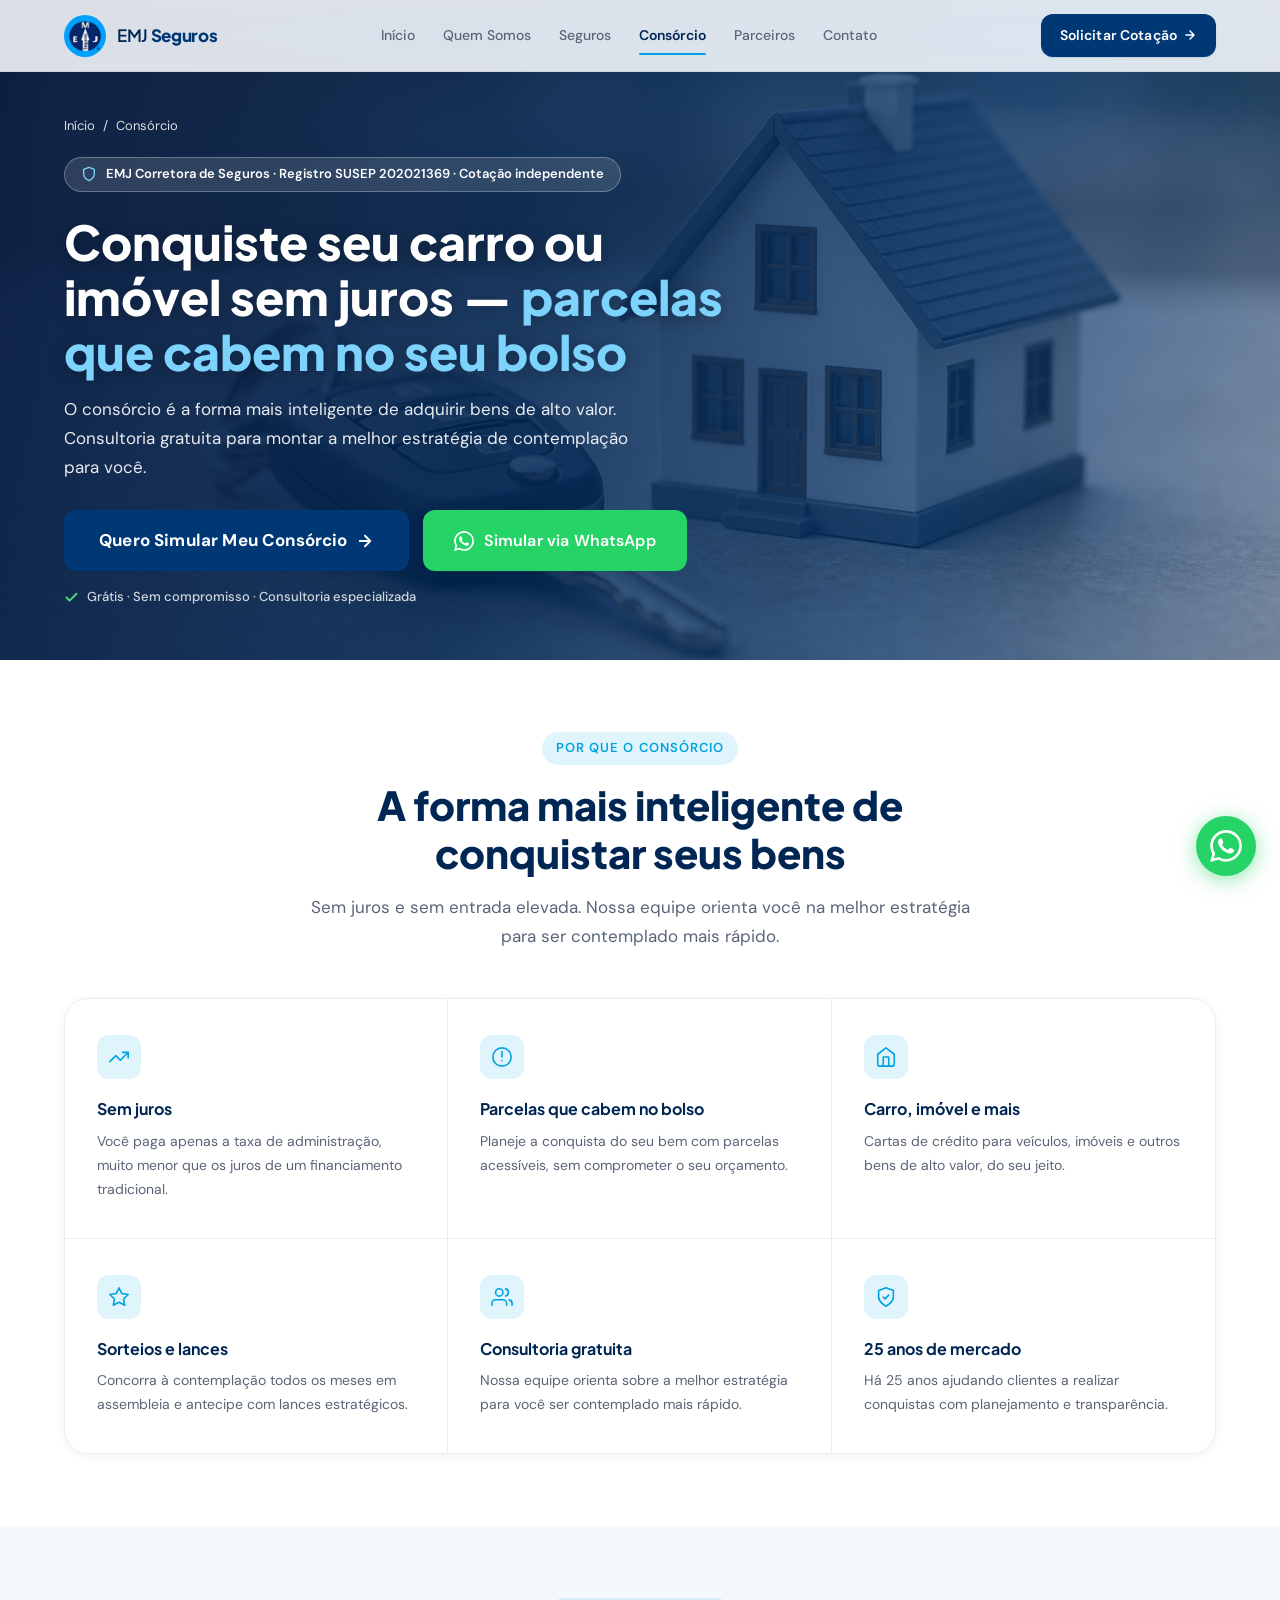
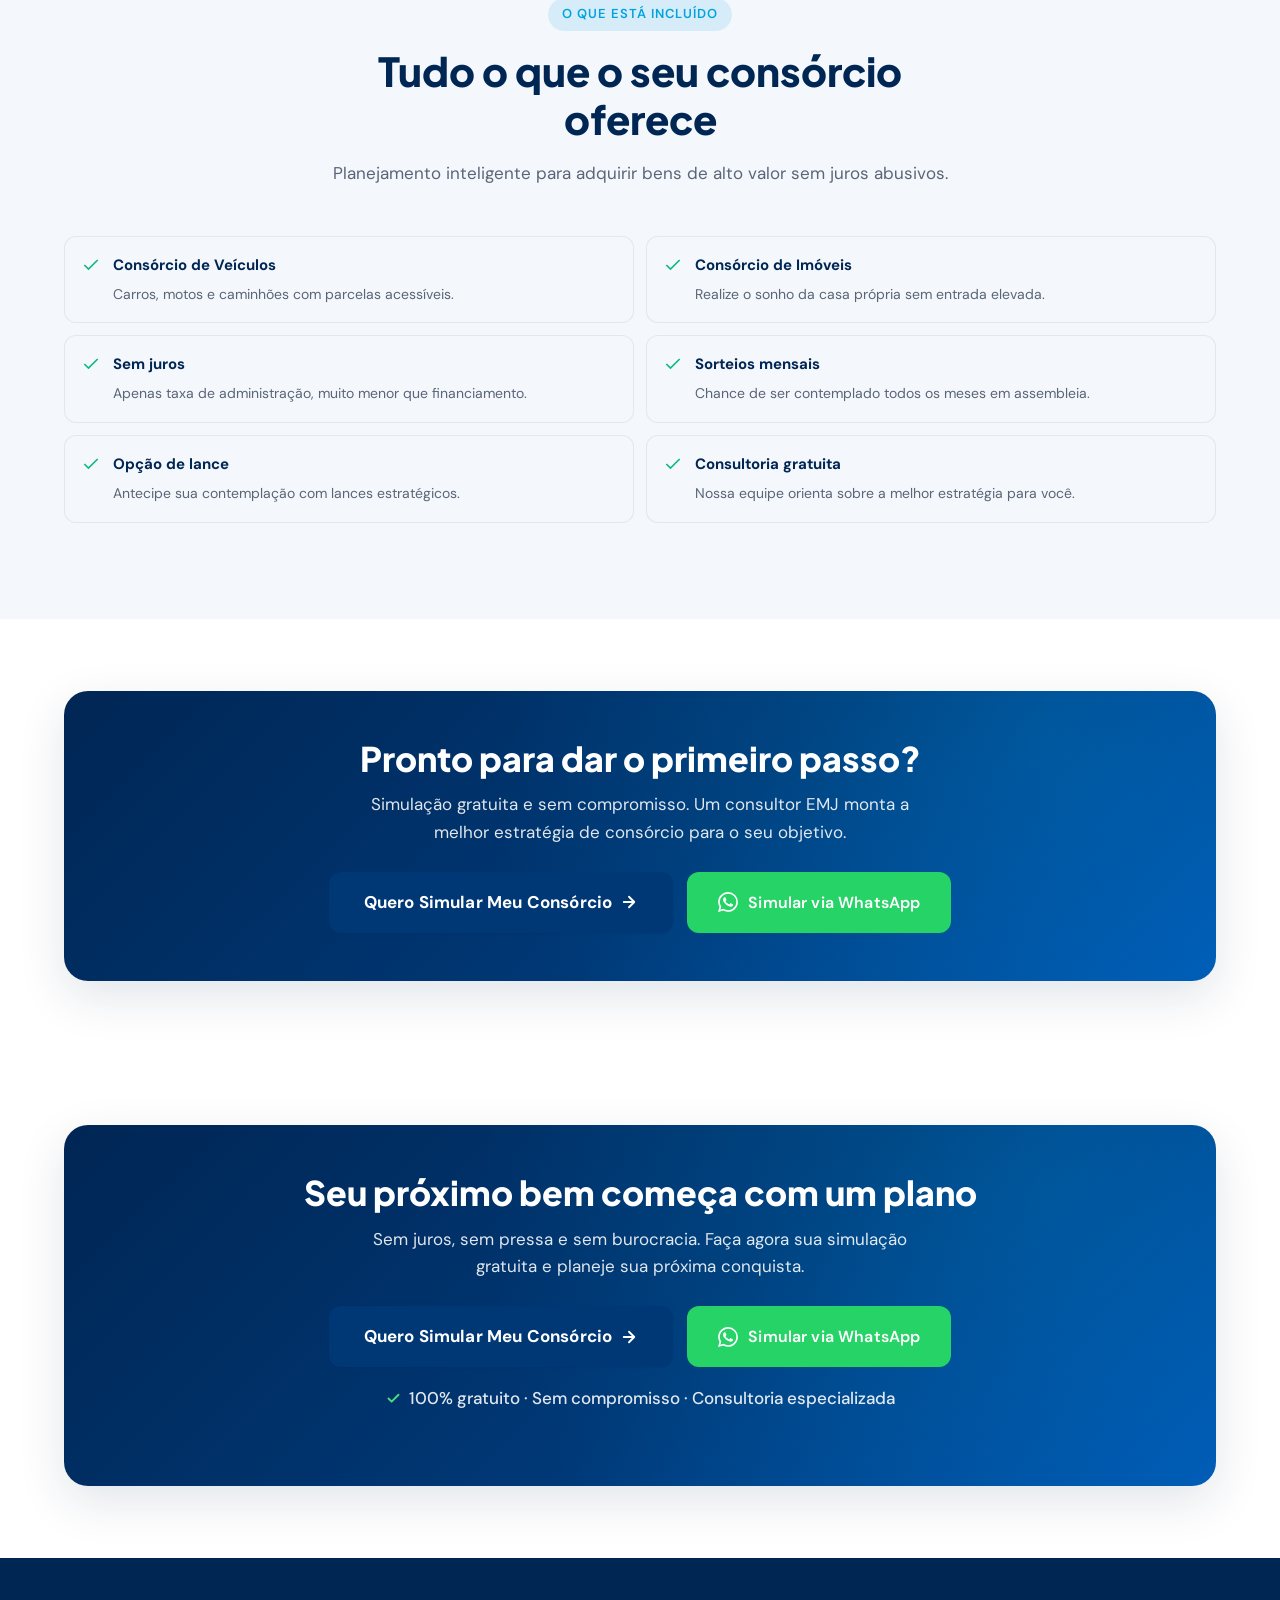
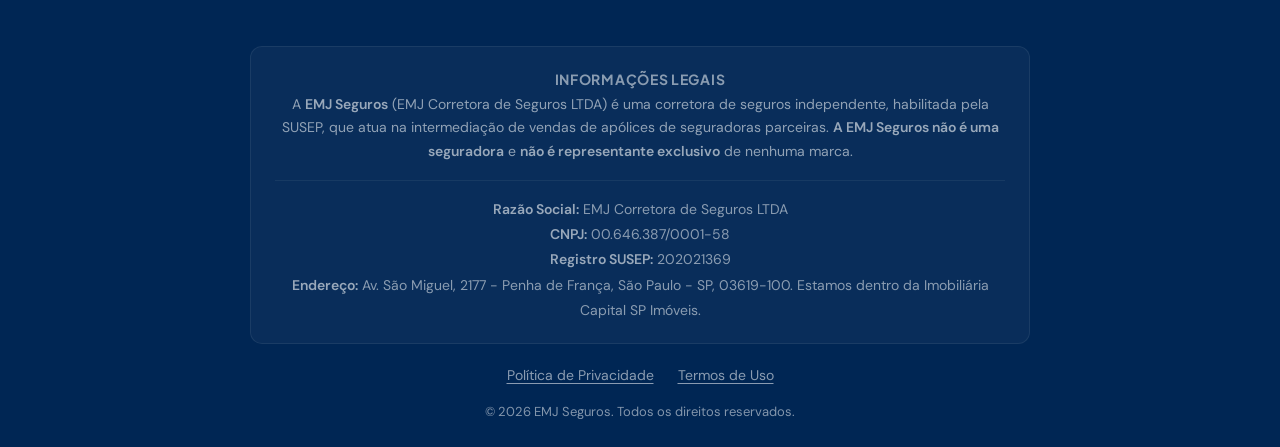
<file: pages/consorcio.html>
﻿<!DOCTYPE html>
<html lang="pt-BR">
<head>
  <!-- Google Tag Manager -->
  <script>(function(w,d,s,l,i){w[l]=w[l]||[];w[l].push({'gtm.start':
  new Date().getTime(),event:'gtm.js'});var f=d.getElementsByTagName(s)[0],
  j=d.createElement(s),dl=l!='dataLayer'?'&l='+l:'';j.async=true;j.src=
  'https://www.googletagmanager.com/gtm.js?id='+i+dl;f.parentNode.insertBefore(j,f);
  })(window,document,'script','dataLayer','GTM-NVX8S3FD');</script>
  <!-- End Google Tag Manager -->
  <meta charset="UTF-8">
  <meta name="facebook-domain-verification" content="gk6uj9mu0l1y5x5geobx8sh2dipc2k" />
  <meta name="viewport" content="width=device-width, initial-scale=1.0">
  <meta name="description" content="Consórcio EMJ Seguros — veículos, imóveis e investimentos sem juros.">
  <title>Consórcio | EMJ Seguros</title>
  <link rel="stylesheet" href="../style.css">
  <link rel="icon" href="../assets/logo-emj.png" type="image/png">
  <!-- Google tag (gtag.js) -->
  <script async src="https://www.googletagmanager.com/gtag/js?id=G-F6EQVCPVZE"></script>
  <script>
    window.dataLayer = window.dataLayer || [];
    function gtag(){dataLayer.push(arguments);}
    gtag('js', new Date());

    gtag('config', 'G-F6EQVCPVZE');
    gtag('config', 'AW-740330480');

    function gtagSendEvent(url) {
      var callback = function () {
        if (typeof url !== 'undefined') {
          window.open(url, '_blank', 'noopener,noreferrer');
        }
      };
      gtag('event', 'conversion', {
        'send_to': 'AW-740330480',
        'event_callback': callback
      });
      return false;
    }
  </script>
  <!-- Meta Pixel Code -->
  <script>
  !function(f,b,e,v,n,t,s)
  {if(f.fbq)return;n=f.fbq=function(){n.callMethod?
  n.callMethod.apply(n,arguments):n.queue.push(arguments)};
  if(!f._fbq)f._fbq=n;n.push=n;n.loaded=!0;n.version='2.0';
  n.queue=[];t=b.createElement(e);t.async=!0;
  t.src=v;s=b.getElementsByTagName(e)[0];
  s.parentNode.insertBefore(t,s)}(window, document,'script',
  'https://connect.facebook.net/en_US/fbevents.js');
  fbq('init', '1026255446868443');
  fbq('track', 'PageView');
  </script>
  <noscript><img height="1" width="1" style="display:none"
  src="https://www.facebook.com/tr?id=1026255446868443&ev=PageView&noscript=1"
  /></noscript>
  <!-- End Meta Pixel Code -->
</head>
<body>
  <!-- Google Tag Manager (noscript) -->
  <noscript><iframe src="https://www.googletagmanager.com/ns.html?id=GTM-NVX8S3FD"
  height="0" width="0" style="display:none;visibility:hidden"></iframe></noscript>
  <!-- End Google Tag Manager (noscript) -->
  <header class="header scrolled"><div class="container header-inner">
    <a href="../index.html" class="logo">
      <div class="logo-frame"><img src="../assets/logo-emj.png" alt="EMJ Seguros" class="logo-img" width="46" height="46"></div>
      <span class="logo-text">EMJ <strong>Seguros</strong></span>
    </a>
    <div class="logo-divider" aria-hidden="true"></div>
    <nav class="nav"><a href="../index.html#inicio" class="nav-link">Início</a><a href="../index.html#quem-somos" class="nav-link">Quem Somos</a><a href="../index.html#seguros" class="nav-link">Seguros</a><a href="consorcio.html" class="nav-link active">Consórcio</a><a href="../index.html#parceiros" class="nav-link">Parceiros</a><a href="../index.html#contato" class="nav-link">Contato</a><a href="../index.html#contato" class="btn btn-primary btn-sm btn-mobile-cta">Solicitar Cotação</a></nav>
    <a href="../index.html#contato" class="btn btn-primary btn-sm header-cta">Solicitar Cotação <svg width="14" height="14" viewBox="0 0 24 24" fill="none" stroke="currentColor" stroke-width="2.5" stroke-linecap="round" stroke-linejoin="round"><path d="M5 12h14M12 5l7 7-7 7"/></svg></a>
    <button class="menu-toggle" aria-label="Abrir menu" aria-expanded="false"><span></span><span></span><span></span></button>
  </div></header>

  <main>
    <!-- ══ HERO DE CONVERSÃO (above the fold) ══ -->
    <section class="lp-hero">
      <div class="lp-hero-bg" aria-hidden="true">
        <img src="../assets/prod-consorcio.jpg" alt="" width="1600" height="1000" loading="eager" fetchpriority="high">
      </div>
      <div class="container">
       <div class="lp-hero-content">
        <nav class="lp-breadcrumb" aria-label="Você está aqui"><a href="../index.html">Início</a> / <span>Consórcio</span></nav>

        <div class="lp-badge">
          <svg width="16" height="16" viewBox="0 0 24 24" fill="none" stroke="currentColor" stroke-width="2" stroke-linecap="round" stroke-linejoin="round"><path d="M12 22s8-4 8-10V5l-8-3-8 3v7c0 6 8 10 8 10z"/></svg>
          EMJ Corretora de Seguros · Registro SUSEP 202021369 · Cotação independente
        </div>

        <h1>Conquiste seu carro ou imóvel sem juros — <span>parcelas que cabem no seu bolso</span></h1>

        <p class="lp-hero-sub">
          O consórcio é a forma mais inteligente de adquirir bens de alto valor. Consultoria gratuita para montar a melhor estratégia de contemplação para você.
        </p>

        <div class="lp-actions">
          <a href="../index.html#contato" class="btn btn-primary btn-cta-xl">
            Quero Simular Meu Consórcio
            <svg width="18" height="18" viewBox="0 0 24 24" fill="none" stroke="currentColor" stroke-width="2.5" stroke-linecap="round" stroke-linejoin="round"><path d="M5 12h14M12 5l7 7-7 7"/></svg>
          </a>
          <!-- TODO: confirmar se este botão será wa.me direto ou JS tracking -->
          <a href="#" class="btn btn-whatsapp btn-lg" data-whatsapp="Olá! Gostaria de simular um Consórcio.">
            <svg width="20" height="20" viewBox="0 0 24 24" fill="currentColor"><path d="M17.472 14.382c-.297-.149-1.758-.867-2.03-.967-.273-.099-.471-.148-.67.15-.197.297-.767.966-.94 1.164-.173.199-.347.223-.644.075-.297-.15-1.255-.463-2.39-1.475-.883-.788-1.48-1.761-1.653-2.059-.173-.297-.018-.458.13-.606.134-.133.298-.347.446-.52.149-.174.198-.298.298-.497.099-.198.05-.371-.025-.52-.075-.149-.669-1.612-.916-2.207-.242-.579-.487-.5-.669-.51-.173-.008-.371-.01-.57-.01-.198 0-.52.074-.792.372-.272.297-1.04 1.016-1.04 2.479 0 1.462 1.065 2.875 1.213 3.074.149.198 2.096 3.2 5.077 4.487.709.306 1.262.489 1.694.625.712.227 1.36.195 1.871.118.571-.085 1.758-.719 2.006-1.413.248-.694.248-1.289.173-1.413-.074-.124-.272-.198-.57-.347m-5.421 7.403h-.004a9.87 9.87 0 01-5.031-1.378l-.361-.214-3.741.982.998-3.648-.235-.374a9.86 9.86 0 01-1.51-5.26c.001-5.45 4.436-9.884 9.888-9.884 2.64 0 5.122 1.03 6.988 2.898a9.825 9.825 0 012.893 6.994c-.003 5.45-4.435 9.884-9.885 9.884m8.413-18.297A11.815 11.815 0 0012.05 0C5.495 0 .16 5.335.157 11.892c0 2.096.547 4.142 1.588 5.945L.057 24l6.305-1.654a11.882 11.882 0 005.683 1.448h.005c6.554 0 11.89-5.335 11.893-11.893a11.821 11.821 0 00-3.48-8.413z"/></svg>
            Simular via WhatsApp
          </a>
        </div>

        <p class="lp-cta-micro">
          <svg width="15" height="15" viewBox="0 0 24 24" fill="none" stroke="currentColor" stroke-width="3" stroke-linecap="round" stroke-linejoin="round"><polyline points="20 6 9 17 4 12"/></svg>
          Grátis · Sem compromisso · Consultoria especializada
        </p>
       </div>
      </div>
    </section>

    <!-- ══ POR QUE CONTRATAR ══ -->
    <section class="lp-section lp-section--white">
      <div class="container">
        <header class="lp-section-head reveal">
          <span class="section-tag">Por que o consórcio</span>
          <h2 class="section-title">A forma mais inteligente de conquistar seus bens</h2>
          <p class="section-subtitle">Sem juros e sem entrada elevada. Nossa equipe orienta você na melhor estratégia para ser contemplado mais rápido.</p>
        </header>
        <div class="diff-grid reveal">
          <article class="diff-item">
            <div class="diff-icon"><svg width="22" height="22" viewBox="0 0 24 24" fill="none" stroke="currentColor" stroke-width="1.75" stroke-linecap="round" stroke-linejoin="round"><polyline points="22 7 13.5 15.5 8.5 10.5 2 17"/><polyline points="16 7 22 7 22 13"/></svg></div>
            <h3 class="diff-title">Sem juros</h3>
            <p class="diff-text">Você paga apenas a taxa de administração, muito menor que os juros de um financiamento tradicional.</p>
          </article>
          <article class="diff-item">
            <div class="diff-icon"><svg width="22" height="22" viewBox="0 0 24 24" fill="none" stroke="currentColor" stroke-width="1.75" stroke-linecap="round" stroke-linejoin="round"><circle cx="12" cy="12" r="10"/><line x1="12" y1="6" x2="12" y2="12"/><line x1="12" y1="16" x2="12.01" y2="16"/></svg></div>
            <h3 class="diff-title">Parcelas que cabem no bolso</h3>
            <p class="diff-text">Planeje a conquista do seu bem com parcelas acessíveis, sem comprometer o seu orçamento.</p>
          </article>
          <article class="diff-item">
            <div class="diff-icon"><svg width="22" height="22" viewBox="0 0 24 24" fill="none" stroke="currentColor" stroke-width="1.75" stroke-linecap="round" stroke-linejoin="round"><path d="M3 9l9-7 9 7v11a2 2 0 0 1-2 2H5a2 2 0 0 1-2-2z"/><polyline points="9 22 9 12 15 12 15 22"/></svg></div>
            <h3 class="diff-title">Carro, imóvel e mais</h3>
            <p class="diff-text">Cartas de crédito para veículos, imóveis e outros bens de alto valor, do seu jeito.</p>
          </article>
          <article class="diff-item">
            <div class="diff-icon"><svg width="22" height="22" viewBox="0 0 24 24" fill="none" stroke="currentColor" stroke-width="1.75" stroke-linecap="round" stroke-linejoin="round"><polygon points="12 2 15.09 8.26 22 9.27 17 14.14 18.18 21.02 12 17.77 5.82 21.02 7 14.14 2 9.27 8.91 8.26 12 2"/></svg></div>
            <h3 class="diff-title">Sorteios e lances</h3>
            <p class="diff-text">Concorra à contemplação todos os meses em assembleia e antecipe com lances estratégicos.</p>
          </article>
          <article class="diff-item">
            <div class="diff-icon"><svg width="22" height="22" viewBox="0 0 24 24" fill="none" stroke="currentColor" stroke-width="1.75" stroke-linecap="round" stroke-linejoin="round"><path d="M17 21v-2a4 4 0 0 0-4-4H5a4 4 0 0 0-4 4v2"/><circle cx="9" cy="7" r="4"/><path d="M23 21v-2a4 4 0 0 0-3-3.87"/><path d="M16 3.13a4 4 0 0 1 0 7.75"/></svg></div>
            <h3 class="diff-title">Consultoria gratuita</h3>
            <p class="diff-text">Nossa equipe orienta sobre a melhor estratégia para você ser contemplado mais rápido.</p>
          </article>
          <article class="diff-item">
            <div class="diff-icon"><svg width="22" height="22" viewBox="0 0 24 24" fill="none" stroke="currentColor" stroke-width="1.75" stroke-linecap="round" stroke-linejoin="round"><path d="M12 22s8-4 8-10V5l-8-3-8 3v7c0 6 8 10 8 10z"/><polyline points="9 12 11 14 15 10"/></svg></div>
            <h3 class="diff-title">25 anos de mercado</h3>
            <p class="diff-text">Há 25 anos ajudando clientes a realizar conquistas com planejamento e transparência.</p>
          </article>
        </div>
      </div>
    </section>

    <!-- ══ O QUE ESTÁ INCLUÍDO ══ -->
    <section class="lp-section">
      <div class="container">
        <header class="lp-section-head reveal">
          <span class="section-tag">O que está incluído</span>
          <h2 class="section-title">Tudo o que o seu consórcio oferece</h2>
          <p class="section-subtitle">Planejamento inteligente para adquirir bens de alto valor sem juros abusivos.</p>
        </header>
        <ul class="coverage-list coverage-list--2col reveal">
          <li class="coverage-item"><svg width="20" height="20" viewBox="0 0 24 24" fill="none" stroke="currentColor" stroke-width="2"><polyline points="20 6 9 17 4 12"/></svg><div><strong>Consórcio de Veículos</strong><span>Carros, motos e caminhões com parcelas acessíveis.</span></div></li>
          <li class="coverage-item"><svg width="20" height="20" viewBox="0 0 24 24" fill="none" stroke="currentColor" stroke-width="2"><polyline points="20 6 9 17 4 12"/></svg><div><strong>Consórcio de Imóveis</strong><span>Realize o sonho da casa própria sem entrada elevada.</span></div></li>
          <li class="coverage-item"><svg width="20" height="20" viewBox="0 0 24 24" fill="none" stroke="currentColor" stroke-width="2"><polyline points="20 6 9 17 4 12"/></svg><div><strong>Sem juros</strong><span>Apenas taxa de administração, muito menor que financiamento.</span></div></li>
          <li class="coverage-item"><svg width="20" height="20" viewBox="0 0 24 24" fill="none" stroke="currentColor" stroke-width="2"><polyline points="20 6 9 17 4 12"/></svg><div><strong>Sorteios mensais</strong><span>Chance de ser contemplado todos os meses em assembleia.</span></div></li>
          <li class="coverage-item"><svg width="20" height="20" viewBox="0 0 24 24" fill="none" stroke="currentColor" stroke-width="2"><polyline points="20 6 9 17 4 12"/></svg><div><strong>Opção de lance</strong><span>Antecipe sua contemplação com lances estratégicos.</span></div></li>
          <li class="coverage-item"><svg width="20" height="20" viewBox="0 0 24 24" fill="none" stroke="currentColor" stroke-width="2"><polyline points="20 6 9 17 4 12"/></svg><div><strong>Consultoria gratuita</strong><span>Nossa equipe orienta sobre a melhor estratégia para você.</span></div></li>
        </ul>
      </div>
    </section>

    <!-- ══ CTA INTERMEDIÁRIO ══ -->
    <section class="lp-section lp-section--white">
      <div class="container">
        <div class="lp-cta-band reveal">
          <h2>Pronto para dar o primeiro passo?</h2>
          <p>Simulação gratuita e sem compromisso. Um consultor EMJ monta a melhor estratégia de consórcio para o seu objetivo.</p>
          <div class="lp-actions">
            <a href="../index.html#contato" class="btn btn-primary btn-cta-xl">
              Quero Simular Meu Consórcio
              <svg width="18" height="18" viewBox="0 0 24 24" fill="none" stroke="currentColor" stroke-width="2.5" stroke-linecap="round" stroke-linejoin="round"><path d="M5 12h14M12 5l7 7-7 7"/></svg>
            </a>
            <!-- TODO: confirmar se este botão será wa.me direto ou JS tracking -->
            <a href="#" class="btn btn-whatsapp btn-lg" data-whatsapp="Olá! Gostaria de simular um Consórcio.">
              <svg width="20" height="20" viewBox="0 0 24 24" fill="currentColor"><path d="M17.472 14.382c-.297-.149-1.758-.867-2.03-.967-.273-.099-.471-.148-.67.15-.197.297-.767.966-.94 1.164-.173.199-.347.223-.644.075-.297-.15-1.255-.463-2.39-1.475-.883-.788-1.48-1.761-1.653-2.059-.173-.297-.018-.458.13-.606.134-.133.298-.347.446-.52.149-.174.198-.298.298-.497.099-.198.05-.371-.025-.52-.075-.149-.669-1.612-.916-2.207-.242-.579-.487-.5-.669-.51-.173-.008-.371-.01-.57-.01-.198 0-.52.074-.792.372-.272.297-1.04 1.016-1.04 2.479 0 1.462 1.065 2.875 1.213 3.074.149.198 2.096 3.2 5.077 4.487.709.306 1.262.489 1.694.625.712.227 1.36.195 1.871.118.571-.085 1.758-.719 2.006-1.413.248-.694.248-1.289.173-1.413-.074-.124-.272-.198-.57-.347m-5.421 7.403h-.004a9.87 9.87 0 01-5.031-1.378l-.361-.214-3.741.982.998-3.648-.235-.374a9.86 9.86 0 01-1.51-5.26c.001-5.45 4.436-9.884 9.888-9.884 2.64 0 5.122 1.03 6.988 2.898a9.825 9.825 0 012.893 6.994c-.003 5.45-4.435 9.884-9.885 9.884m8.413-18.297A11.815 11.815 0 0012.05 0C5.495 0 .16 5.335.157 11.892c0 2.096.547 4.142 1.588 5.945L.057 24l6.305-1.654a11.882 11.882 0 005.683 1.448h.005c6.554 0 11.89-5.335 11.893-11.893a11.821 11.821 0 00-3.48-8.413z"/></svg>
              Simular via WhatsApp
            </a>
          </div>
        </div>
      </div>
    </section>

    <!-- ══ CTA FINAL ══ -->
    <section class="lp-section lp-section--white">
      <div class="container">
        <div class="lp-cta-band reveal">
          <h2>Seu próximo bem começa com um plano</h2>
          <p>Sem juros, sem pressa e sem burocracia. Faça agora sua simulação gratuita e planeje sua próxima conquista.</p>
          <div class="lp-actions">
            <a href="../index.html#contato" class="btn btn-primary btn-cta-xl">
              Quero Simular Meu Consórcio
              <svg width="18" height="18" viewBox="0 0 24 24" fill="none" stroke="currentColor" stroke-width="2.5" stroke-linecap="round" stroke-linejoin="round"><path d="M5 12h14M12 5l7 7-7 7"/></svg>
            </a>
            <!-- TODO: confirmar se este botão será wa.me direto ou JS tracking -->
            <a href="#" class="btn btn-whatsapp btn-lg" data-whatsapp="Olá! Gostaria de simular um Consórcio.">
              <svg width="20" height="20" viewBox="0 0 24 24" fill="currentColor"><path d="M17.472 14.382c-.297-.149-1.758-.867-2.03-.967-.273-.099-.471-.148-.67.15-.197.297-.767.966-.94 1.164-.173.199-.347.223-.644.075-.297-.15-1.255-.463-2.39-1.475-.883-.788-1.48-1.761-1.653-2.059-.173-.297-.018-.458.13-.606.134-.133.298-.347.446-.52.149-.174.198-.298.298-.497.099-.198.05-.371-.025-.52-.075-.149-.669-1.612-.916-2.207-.242-.579-.487-.5-.669-.51-.173-.008-.371-.01-.57-.01-.198 0-.52.074-.792.372-.272.297-1.04 1.016-1.04 2.479 0 1.462 1.065 2.875 1.213 3.074.149.198 2.096 3.2 5.077 4.487.709.306 1.262.489 1.694.625.712.227 1.36.195 1.871.118.571-.085 1.758-.719 2.006-1.413.248-.694.248-1.289.173-1.413-.074-.124-.272-.198-.57-.347m-5.421 7.403h-.004a9.87 9.87 0 01-5.031-1.378l-.361-.214-3.741.982.998-3.648-.235-.374a9.86 9.86 0 01-1.51-5.26c.001-5.45 4.436-9.884 9.888-9.884 2.64 0 5.122 1.03 6.988 2.898a9.825 9.825 0 012.893 6.994c-.003 5.45-4.435 9.884-9.885 9.884m8.413-18.297A11.815 11.815 0 0012.05 0C5.495 0 .16 5.335.157 11.892c0 2.096.547 4.142 1.588 5.945L.057 24l6.305-1.654a11.882 11.882 0 005.683 1.448h.005c6.554 0 11.89-5.335 11.893-11.893a11.821 11.821 0 00-3.48-8.413z"/></svg>
              Simular via WhatsApp
            </a>
          </div>
          <p class="lp-cta-micro">
            <svg width="15" height="15" viewBox="0 0 24 24" fill="none" stroke="currentColor" stroke-width="3" stroke-linecap="round" stroke-linejoin="round"><polyline points="20 6 9 17 4 12"/></svg>
            100% gratuito · Sem compromisso · Consultoria especializada
          </p>
        </div>
      </div>
    </section>
  </main>

  <footer class="footer"><div class="container"><div class="footer-bottom"><div class="footer-legal"><p class="footer-legal-title">Informações Legais</p><p class="footer-legal-disclaimer">A <strong>EMJ Seguros</strong> (EMJ Corretora de Seguros LTDA) é uma corretora de seguros independente, habilitada pela SUSEP, que atua na intermediação de vendas de apólices de seguradoras parceiras. <strong>A EMJ Seguros não é uma seguradora</strong> e <strong>não é representante exclusivo</strong> de nenhuma marca.</p><p><strong>Razão Social:</strong> EMJ Corretora de Seguros LTDA</p><p><strong>CNPJ:</strong> 00.646.387/0001-58</p><p><strong>Registro SUSEP:</strong> 202021369</p>
          <p><strong>Endereço:</strong> Av. São Miguel, 2177 - Penha de França, São Paulo - SP, 03619-100. Estamos dentro da Imobiliária Capital SP Imóveis.</p></div><nav class="footer-policies" aria-label="Políticas do site"><a href="politica-de-privacidade.html">Política de Privacidade</a><a href="termos-de-uso.html">Termos de Uso</a></nav><p>© 2026 EMJ Seguros. Todos os direitos reservados.</p></div></div></footer>

  <a href="#" class="whatsapp-float" aria-label="WhatsApp"><svg viewBox="0 0 24 24" fill="white" xmlns="http://www.w3.org/2000/svg"><path d="M17.472 14.382c-.297-.149-1.758-.867-2.03-.967-.273-.099-.471-.148-.67.15-.197.297-.767.966-.94 1.164-.173.199-.347.223-.644.075-.297-.15-1.255-.463-2.39-1.475-.883-.788-1.48-1.761-1.653-2.059-.173-.297-.018-.458.13-.606.134-.133.298-.347.446-.52.149-.174.198-.298.298-.497.099-.198.05-.371-.025-.52-.075-.149-.669-1.612-.916-2.207-.242-.579-.487-.5-.669-.51-.173-.008-.371-.01-.57-.01-.198 0-.52.074-.792.372-.272.297-1.04 1.016-1.04 2.479 0 1.462 1.065 2.875 1.213 3.074.149.198 2.096 3.2 5.077 4.487.709.306 1.262.489 1.694.625.712.227 1.36.195 1.871.118.571-.085 1.758-.719 2.006-1.413.248-.694.248-1.289.173-1.413-.074-.124-.272-.198-.57-.347m-5.421 7.403h-.004a9.87 9.87 0 01-5.031-1.378l-.361-.214-3.741.982.998-3.648-.235-.374a9.86 9.86 0 01-1.51-5.26c.001-5.45 4.436-9.884 9.888-9.884 2.64 0 5.122 1.03 6.988 2.898a9.825 9.825 0 012.893 6.994c-.003 5.45-4.435 9.884-9.885 9.884m8.413-18.297A11.815 11.815 0 0012.05 0C5.495 0 .16 5.335.157 11.892c0 2.096.547 4.142 1.588 5.945L.057 24l6.305-1.654a11.882 11.882 0 005.683 1.448h.005c6.554 0 11.89-5.335 11.893-11.893a11.821 11.821 0 00-3.48-8.413z"/></svg></a>
  <script src="../script.js"></script>
</body>
</html>
</file>
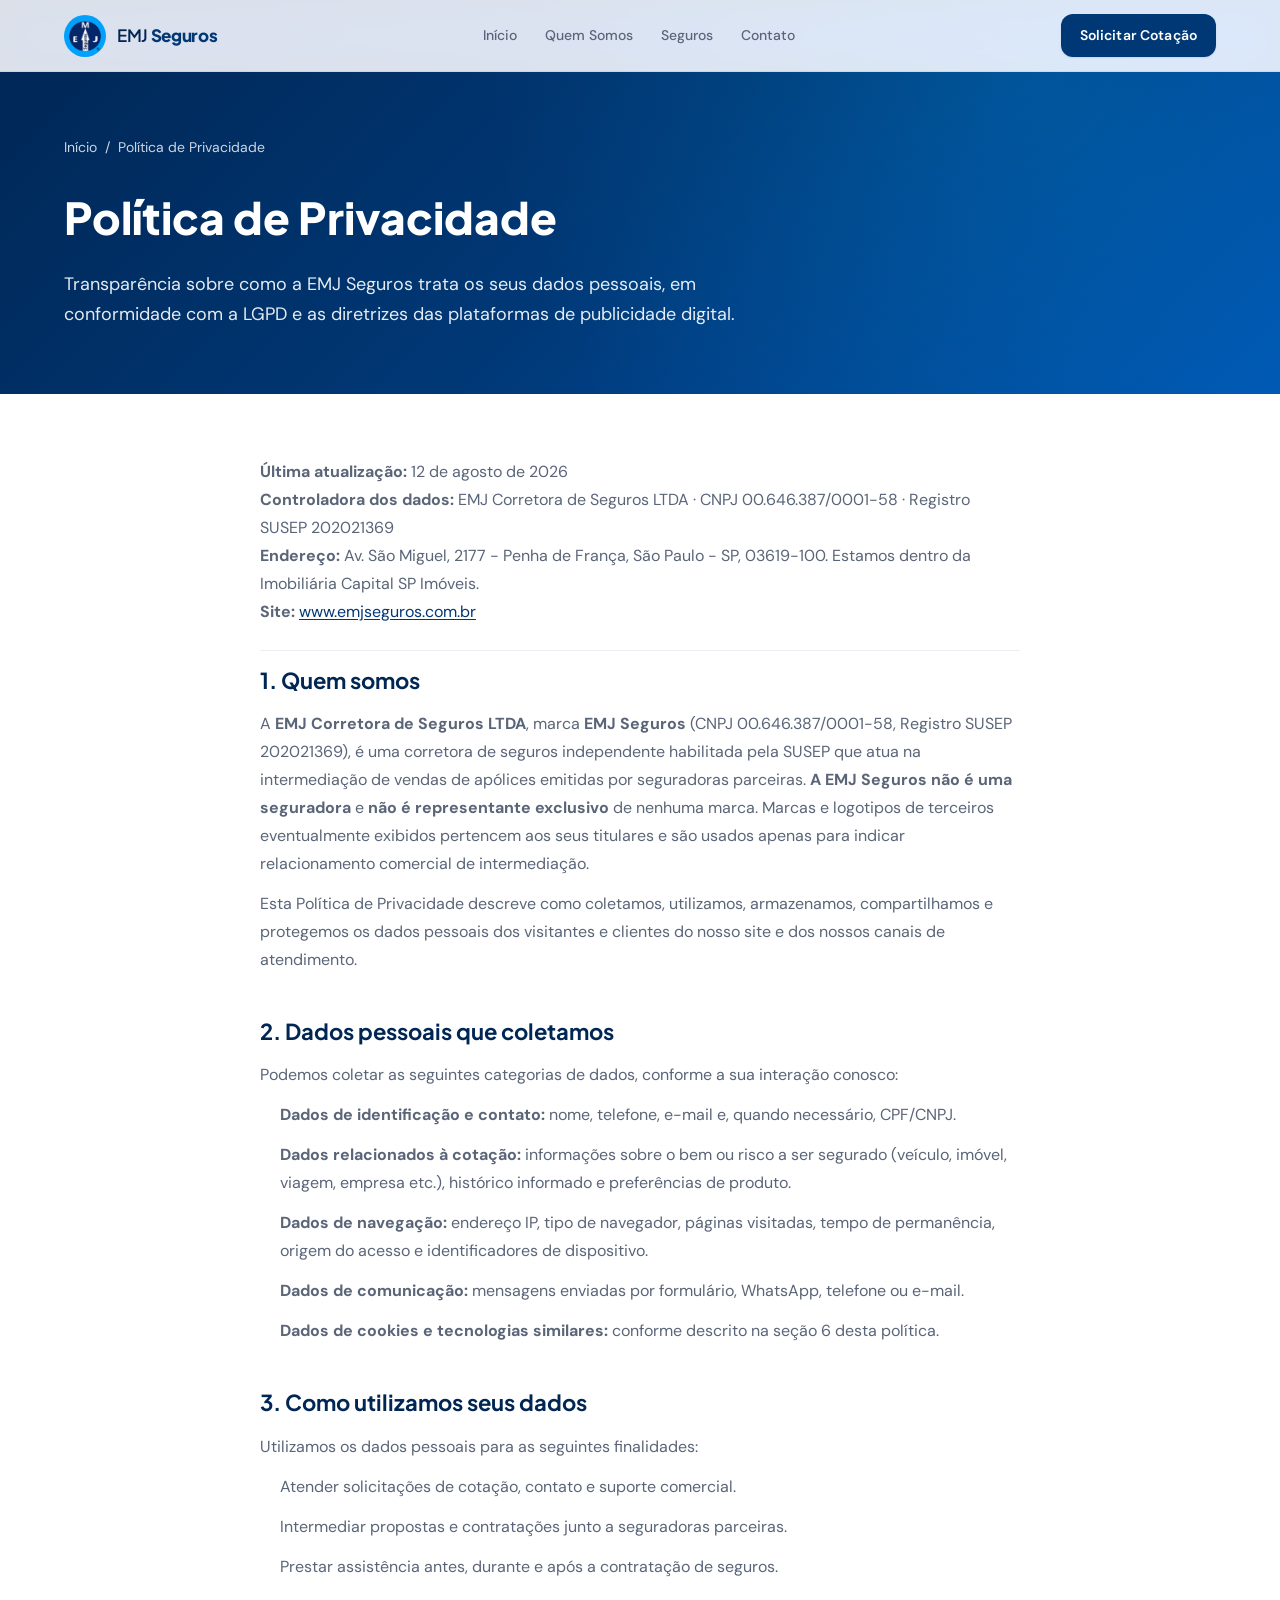
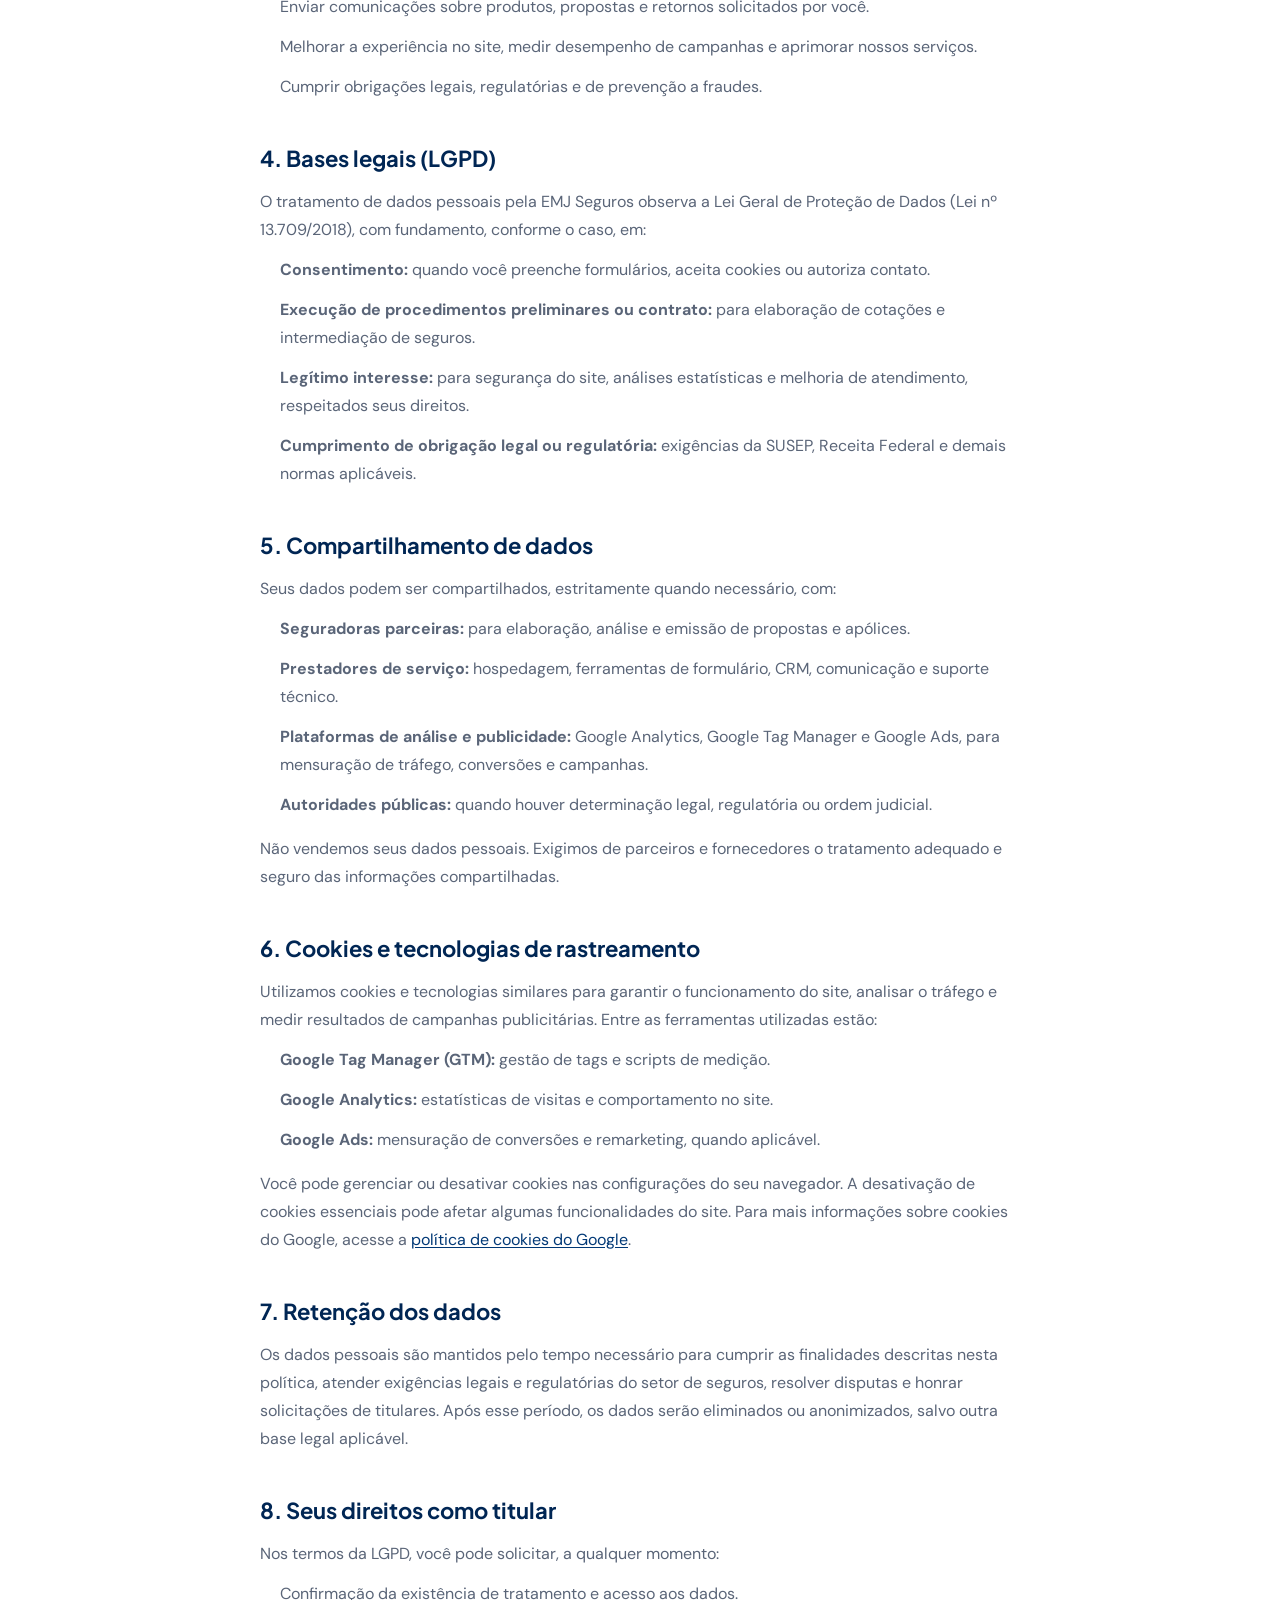
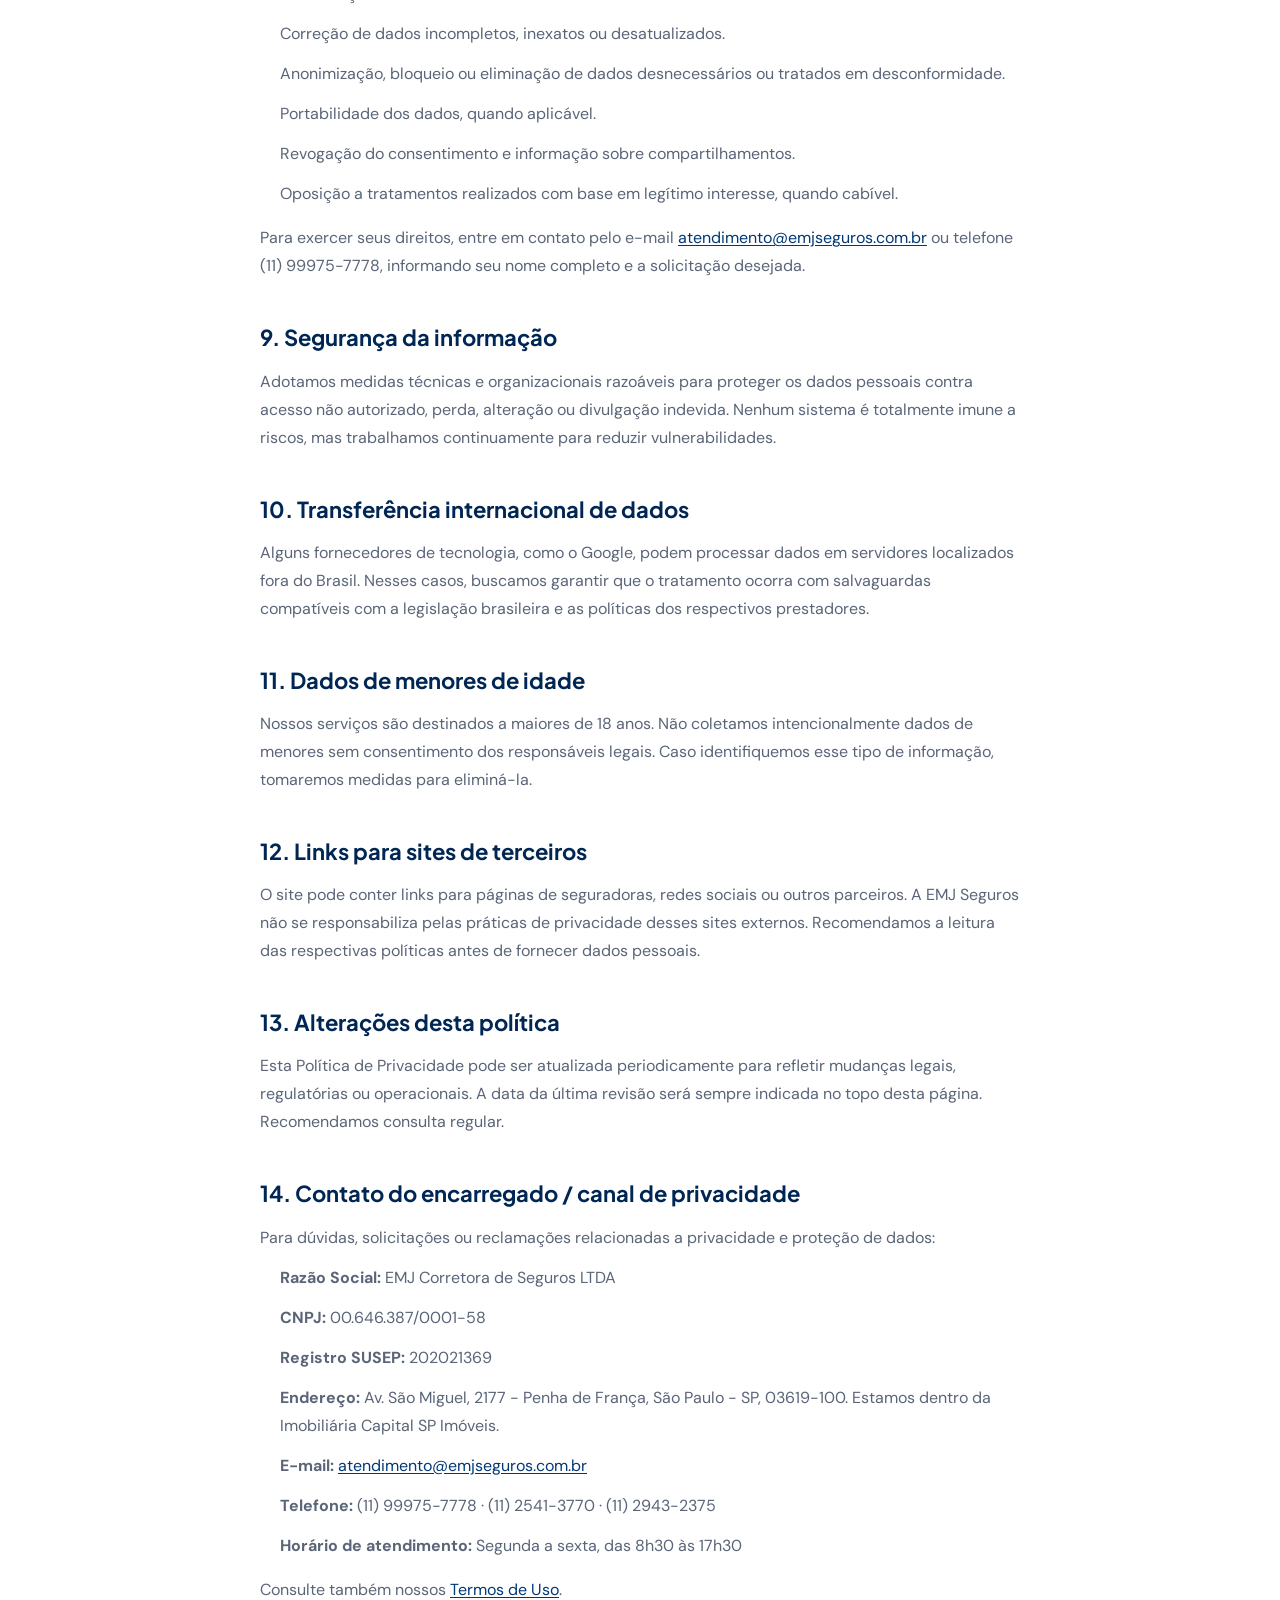
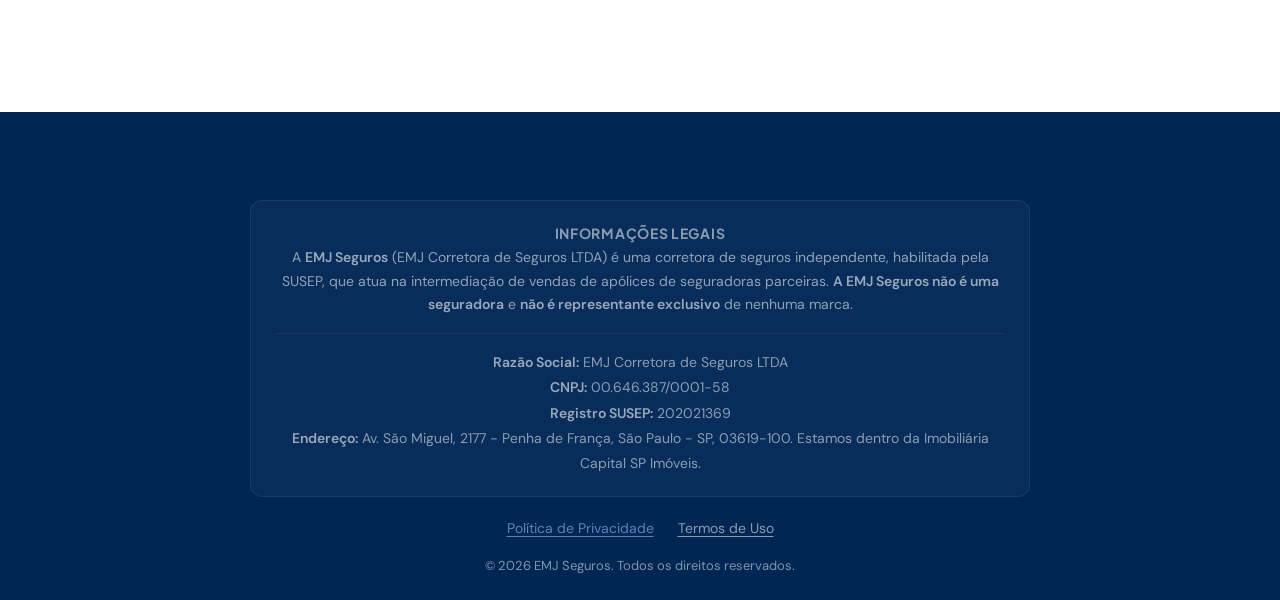
<file: pages/politica-de-privacidade.html>
﻿<!DOCTYPE html>
<html lang="pt-BR">
<head>
  <!-- Google Tag Manager -->
  <script>(function(w,d,s,l,i){w[l]=w[l]||[];w[l].push({'gtm.start':
  new Date().getTime(),event:'gtm.js'});var f=d.getElementsByTagName(s)[0],
  j=d.createElement(s),dl=l!='dataLayer'?'&l='+l:'';j.async=true;j.src=
  'https://www.googletagmanager.com/gtm.js?id='+i+dl;f.parentNode.insertBefore(j,f);
  })(window,document,'script','dataLayer','GTM-NVX8S3FD');</script>
  <!-- End Google Tag Manager -->
  <meta charset="UTF-8">
  <meta name="facebook-domain-verification" content="gk6uj9mu0l1y5x5geobx8sh2dipc2k" />
  <meta name="viewport" content="width=device-width, initial-scale=1.0">
  <meta name="description" content="Política de Privacidade da EMJ Corretora de Seguros LTDA — saiba como coletamos, usamos e protegemos seus dados pessoais.">
  <meta name="robots" content="index, follow">
  <title>Política de Privacidade | EMJ Seguros</title>
  <link rel="stylesheet" href="../style.css">
  <link rel="icon" href="../assets/logo-emj.png" type="image/png">
  <!-- Meta Pixel Code -->
  <script>
  !function(f,b,e,v,n,t,s)
  {if(f.fbq)return;n=f.fbq=function(){n.callMethod?
  n.callMethod.apply(n,arguments):n.queue.push(arguments)};
  if(!f._fbq)f._fbq=n;n.push=n;n.loaded=!0;n.version='2.0';
  n.queue=[];t=b.createElement(e);t.async=!0;
  t.src=v;s=b.getElementsByTagName(e)[0];
  s.parentNode.insertBefore(t,s)}(window, document,'script',
  'https://connect.facebook.net/en_US/fbevents.js');
  fbq('init', '1026255446868443');
  fbq('track', 'PageView');
  </script>
  <noscript><img height="1" width="1" style="display:none"
  src="https://www.facebook.com/tr?id=1026255446868443&ev=PageView&noscript=1"
  /></noscript>
  <!-- End Meta Pixel Code -->
</head>
<body>
  <!-- Google Tag Manager (noscript) -->
  <noscript><iframe src="https://www.googletagmanager.com/ns.html?id=GTM-NVX8S3FD"
  height="0" width="0" style="display:none;visibility:hidden"></iframe></noscript>
  <!-- End Google Tag Manager (noscript) -->

  <header class="header scrolled"><div class="container header-inner">
    <a href="../index.html" class="logo">
      <div class="logo-frame"><img src="../assets/logo-emj.png" alt="EMJ Seguros" class="logo-img" width="46" height="46"></div>
      <span class="logo-text">EMJ <strong>Seguros</strong></span>
    </a>
    <div class="logo-divider" aria-hidden="true"></div>
    <nav class="nav"><a href="../index.html#inicio" class="nav-link">Início</a><a href="../index.html#quem-somos" class="nav-link">Quem Somos</a><a href="../index.html#seguros" class="nav-link">Seguros</a><a href="../index.html#contato" class="nav-link">Contato</a><a href="../index.html#contato" class="btn btn-primary btn-sm btn-mobile-cta">Solicitar Cotação</a></nav>
    <a href="../index.html#contato" class="btn btn-primary btn-sm header-cta">Solicitar Cotação</a>
    <button class="menu-toggle" aria-label="Abrir menu" aria-expanded="false"><span></span><span></span><span></span></button>
  </div></header>

  <main>
    <section class="page-hero">
      <div class="container">
        <div class="page-hero-content">
          <nav class="breadcrumb" aria-label="Você está aqui"><a href="../index.html">Início</a> / <span>Política de Privacidade</span></nav>
          <h1>Política de Privacidade</h1>
          <p>Transparência sobre como a EMJ Seguros trata os seus dados pessoais, em conformidade com a LGPD e as diretrizes das plataformas de publicidade digital.</p>
        </div>
      </div>
    </section>

    <section class="legal-page">
      <div class="container">
        <article class="legal-content">
          <p class="legal-meta"><strong>Última atualização:</strong> 12 de agosto de 2026<br>
          <strong>Controladora dos dados:</strong> EMJ Corretora de Seguros LTDA · CNPJ 00.646.387/0001-58 · Registro SUSEP 202021369<br>
          <strong>Endereço:</strong> Av. São Miguel, 2177 - Penha de França, São Paulo - SP, 03619-100. Estamos dentro da Imobiliária Capital SP Imóveis.<br>
          <strong>Site:</strong> <a href="https://www.emjseguros.com.br">www.emjseguros.com.br</a></p>

          <h2>1. Quem somos</h2>
          <p>A <strong>EMJ Corretora de Seguros LTDA</strong>, marca <strong>EMJ Seguros</strong> (CNPJ 00.646.387/0001-58, Registro SUSEP 202021369), é uma corretora de seguros independente habilitada pela SUSEP que atua na intermediação de vendas de apólices emitidas por seguradoras parceiras. <strong>A EMJ Seguros não é uma seguradora</strong> e <strong>não é representante exclusivo</strong> de nenhuma marca. Marcas e logotipos de terceiros eventualmente exibidos pertencem aos seus titulares e são usados apenas para indicar relacionamento comercial de intermediação.</p>
          <p>Esta Política de Privacidade descreve como coletamos, utilizamos, armazenamos, compartilhamos e protegemos os dados pessoais dos visitantes e clientes do nosso site e dos nossos canais de atendimento.</p>

          <h2>2. Dados pessoais que coletamos</h2>
          <p>Podemos coletar as seguintes categorias de dados, conforme a sua interação conosco:</p>
          <ul>
            <li><strong>Dados de identificação e contato:</strong> nome, telefone, e-mail e, quando necessário, CPF/CNPJ.</li>
            <li><strong>Dados relacionados à cotação:</strong> informações sobre o bem ou risco a ser segurado (veículo, imóvel, viagem, empresa etc.), histórico informado e preferências de produto.</li>
            <li><strong>Dados de navegação:</strong> endereço IP, tipo de navegador, páginas visitadas, tempo de permanência, origem do acesso e identificadores de dispositivo.</li>
            <li><strong>Dados de comunicação:</strong> mensagens enviadas por formulário, WhatsApp, telefone ou e-mail.</li>
            <li><strong>Dados de cookies e tecnologias similares:</strong> conforme descrito na seção 6 desta política.</li>
          </ul>

          <h2>3. Como utilizamos seus dados</h2>
          <p>Utilizamos os dados pessoais para as seguintes finalidades:</p>
          <ul>
            <li>Atender solicitações de cotação, contato e suporte comercial.</li>
            <li>Intermediar propostas e contratações junto a seguradoras parceiras.</li>
            <li>Prestar assistência antes, durante e após a contratação de seguros.</li>
            <li>Enviar comunicações sobre produtos, propostas e retornos solicitados por você.</li>
            <li>Melhorar a experiência no site, medir desempenho de campanhas e aprimorar nossos serviços.</li>
            <li>Cumprir obrigações legais, regulatórias e de prevenção a fraudes.</li>
          </ul>

          <h2>4. Bases legais (LGPD)</h2>
          <p>O tratamento de dados pessoais pela EMJ Seguros observa a Lei Geral de Proteção de Dados (Lei nº 13.709/2018), com fundamento, conforme o caso, em:</p>
          <ul>
            <li><strong>Consentimento:</strong> quando você preenche formulários, aceita cookies ou autoriza contato.</li>
            <li><strong>Execução de procedimentos preliminares ou contrato:</strong> para elaboração de cotações e intermediação de seguros.</li>
            <li><strong>Legítimo interesse:</strong> para segurança do site, análises estatísticas e melhoria de atendimento, respeitados seus direitos.</li>
            <li><strong>Cumprimento de obrigação legal ou regulatória:</strong> exigências da SUSEP, Receita Federal e demais normas aplicáveis.</li>
          </ul>

          <h2>5. Compartilhamento de dados</h2>
          <p>Seus dados podem ser compartilhados, estritamente quando necessário, com:</p>
          <ul>
            <li><strong>Seguradoras parceiras:</strong> para elaboração, análise e emissão de propostas e apólices.</li>
            <li><strong>Prestadores de serviço:</strong> hospedagem, ferramentas de formulário, CRM, comunicação e suporte técnico.</li>
            <li><strong>Plataformas de análise e publicidade:</strong> Google Analytics, Google Tag Manager e Google Ads, para mensuração de tráfego, conversões e campanhas.</li>
            <li><strong>Autoridades públicas:</strong> quando houver determinação legal, regulatória ou ordem judicial.</li>
          </ul>
          <p>Não vendemos seus dados pessoais. Exigimos de parceiros e fornecedores o tratamento adequado e seguro das informações compartilhadas.</p>

          <h2>6. Cookies e tecnologias de rastreamento</h2>
          <p>Utilizamos cookies e tecnologias similares para garantir o funcionamento do site, analisar o tráfego e medir resultados de campanhas publicitárias. Entre as ferramentas utilizadas estão:</p>
          <ul>
            <li><strong>Google Tag Manager (GTM):</strong> gestão de tags e scripts de medição.</li>
            <li><strong>Google Analytics:</strong> estatísticas de visitas e comportamento no site.</li>
            <li><strong>Google Ads:</strong> mensuração de conversões e remarketing, quando aplicável.</li>
          </ul>
          <p>Você pode gerenciar ou desativar cookies nas configurações do seu navegador. A desativação de cookies essenciais pode afetar algumas funcionalidades do site. Para mais informações sobre cookies do Google, acesse a <a href="https://policies.google.com/technologies/cookies" target="_blank" rel="noopener noreferrer">política de cookies do Google</a>.</p>

          <h2>7. Retenção dos dados</h2>
          <p>Os dados pessoais são mantidos pelo tempo necessário para cumprir as finalidades descritas nesta política, atender exigências legais e regulatórias do setor de seguros, resolver disputas e honrar solicitações de titulares. Após esse período, os dados serão eliminados ou anonimizados, salvo outra base legal aplicável.</p>

          <h2>8. Seus direitos como titular</h2>
          <p>Nos termos da LGPD, você pode solicitar, a qualquer momento:</p>
          <ul>
            <li>Confirmação da existência de tratamento e acesso aos dados.</li>
            <li>Correção de dados incompletos, inexatos ou desatualizados.</li>
            <li>Anonimização, bloqueio ou eliminação de dados desnecessários ou tratados em desconformidade.</li>
            <li>Portabilidade dos dados, quando aplicável.</li>
            <li>Revogação do consentimento e informação sobre compartilhamentos.</li>
            <li>Oposição a tratamentos realizados com base em legítimo interesse, quando cabível.</li>
          </ul>
          <p>Para exercer seus direitos, entre em contato pelo e-mail <a href="mailto:atendimento@emjseguros.com.br">atendimento@emjseguros.com.br</a> ou telefone (11) 99975-7778, informando seu nome completo e a solicitação desejada.</p>

          <h2>9. Segurança da informação</h2>
          <p>Adotamos medidas técnicas e organizacionais razoáveis para proteger os dados pessoais contra acesso não autorizado, perda, alteração ou divulgação indevida. Nenhum sistema é totalmente imune a riscos, mas trabalhamos continuamente para reduzir vulnerabilidades.</p>

          <h2>10. Transferência internacional de dados</h2>
          <p>Alguns fornecedores de tecnologia, como o Google, podem processar dados em servidores localizados fora do Brasil. Nesses casos, buscamos garantir que o tratamento ocorra com salvaguardas compatíveis com a legislação brasileira e as políticas dos respectivos prestadores.</p>

          <h2>11. Dados de menores de idade</h2>
          <p>Nossos serviços são destinados a maiores de 18 anos. Não coletamos intencionalmente dados de menores sem consentimento dos responsáveis legais. Caso identifiquemos esse tipo de informação, tomaremos medidas para eliminá-la.</p>

          <h2>12. Links para sites de terceiros</h2>
          <p>O site pode conter links para páginas de seguradoras, redes sociais ou outros parceiros. A EMJ Seguros não se responsabiliza pelas práticas de privacidade desses sites externos. Recomendamos a leitura das respectivas políticas antes de fornecer dados pessoais.</p>

          <h2>13. Alterações desta política</h2>
          <p>Esta Política de Privacidade pode ser atualizada periodicamente para refletir mudanças legais, regulatórias ou operacionais. A data da última revisão será sempre indicada no topo desta página. Recomendamos consulta regular.</p>

          <h2>14. Contato do encarregado / canal de privacidade</h2>
          <p>Para dúvidas, solicitações ou reclamações relacionadas a privacidade e proteção de dados:</p>
          <ul>
            <li><strong>Razão Social:</strong> EMJ Corretora de Seguros LTDA</li>
            <li><strong>CNPJ:</strong> 00.646.387/0001-58</li>
            <li><strong>Registro SUSEP:</strong> 202021369</li>
            <li><strong>Endereço:</strong> Av. São Miguel, 2177 - Penha de França, São Paulo - SP, 03619-100. Estamos dentro da Imobiliária Capital SP Imóveis.</li>
            <li><strong>E-mail:</strong> <a href="mailto:atendimento@emjseguros.com.br">atendimento@emjseguros.com.br</a></li>
            <li><strong>Telefone:</strong> (11) 99975-7778 · (11) 2541-3770 · (11) 2943-2375</li>
            <li><strong>Horário de atendimento:</strong> Segunda a sexta, das 8h30 às 17h30</li>
          </ul>
          <p>Consulte também nossos <a href="termos-de-uso.html">Termos de Uso</a>.</p>
        </article>
      </div>
    </section>
  </main>

  <footer class="footer"><div class="container"><div class="footer-bottom"><div class="footer-legal"><p class="footer-legal-title">Informações Legais</p><p class="footer-legal-disclaimer">A <strong>EMJ Seguros</strong> (EMJ Corretora de Seguros LTDA) é uma corretora de seguros independente, habilitada pela SUSEP, que atua na intermediação de vendas de apólices de seguradoras parceiras. <strong>A EMJ Seguros não é uma seguradora</strong> e <strong>não é representante exclusivo</strong> de nenhuma marca.</p><p><strong>Razão Social:</strong> EMJ Corretora de Seguros LTDA</p><p><strong>CNPJ:</strong> 00.646.387/0001-58</p><p><strong>Registro SUSEP:</strong> 202021369</p>
          <p><strong>Endereço:</strong> Av. São Miguel, 2177 - Penha de França, São Paulo - SP, 03619-100. Estamos dentro da Imobiliária Capital SP Imóveis.</p></div><nav class="footer-policies" aria-label="Políticas do site"><a href="politica-de-privacidade.html" aria-current="page">Política de Privacidade</a><a href="termos-de-uso.html">Termos de Uso</a></nav><p>© 2026 EMJ Seguros. Todos os direitos reservados.</p></div></div></footer>

  <script src="../script.js"></script>
</body>
</html>
</file>
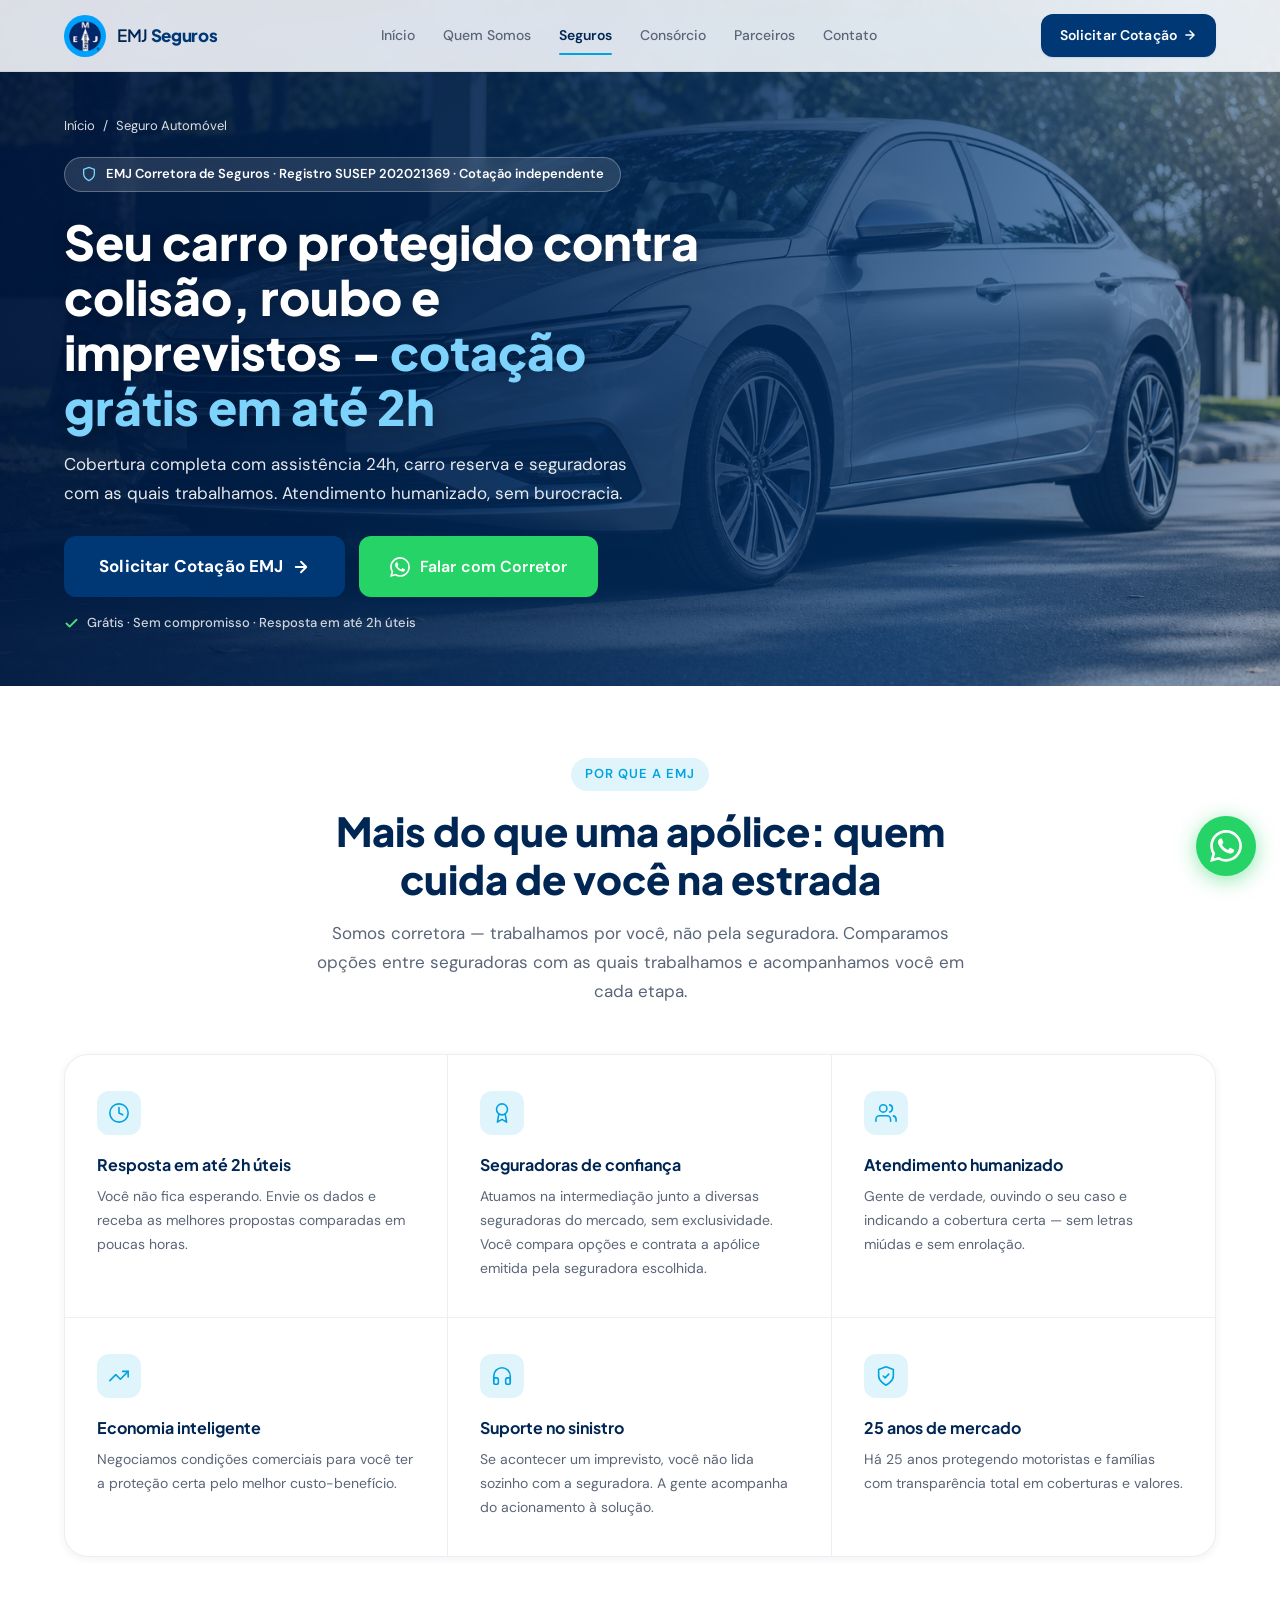
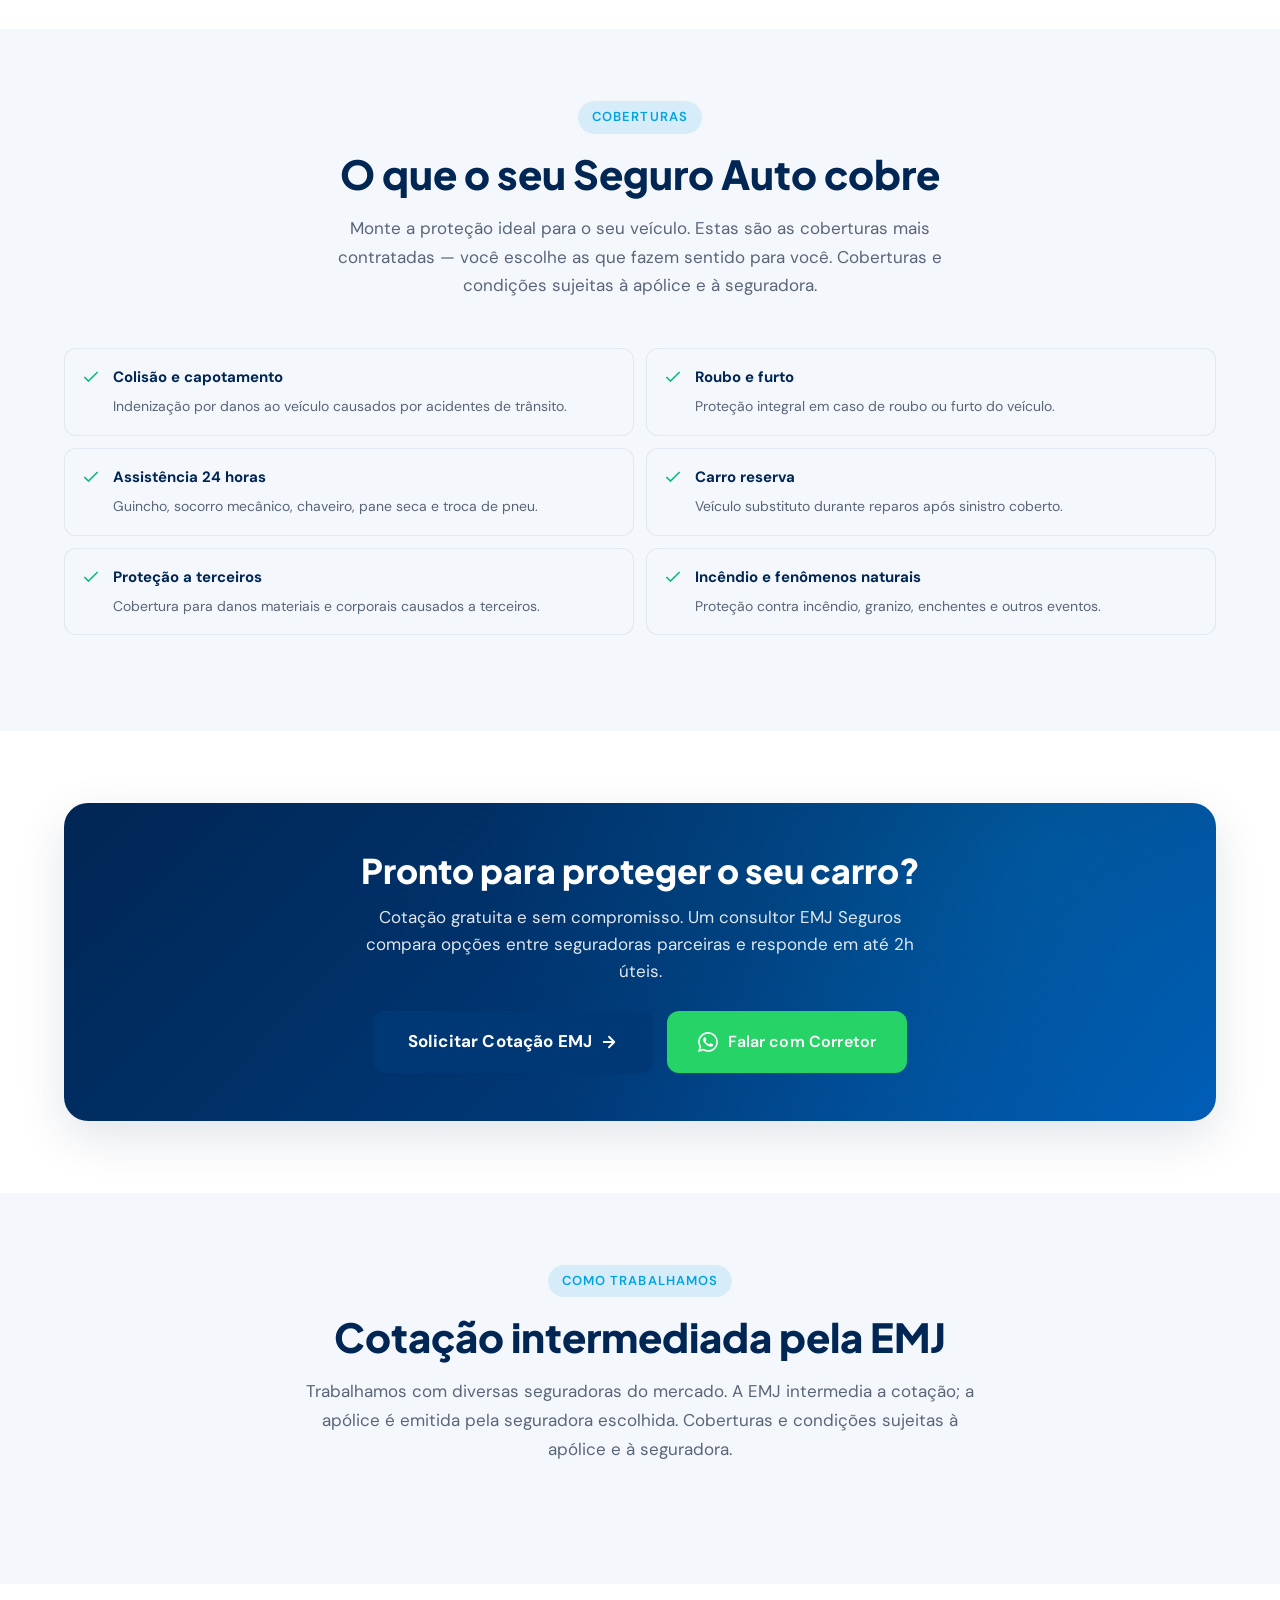
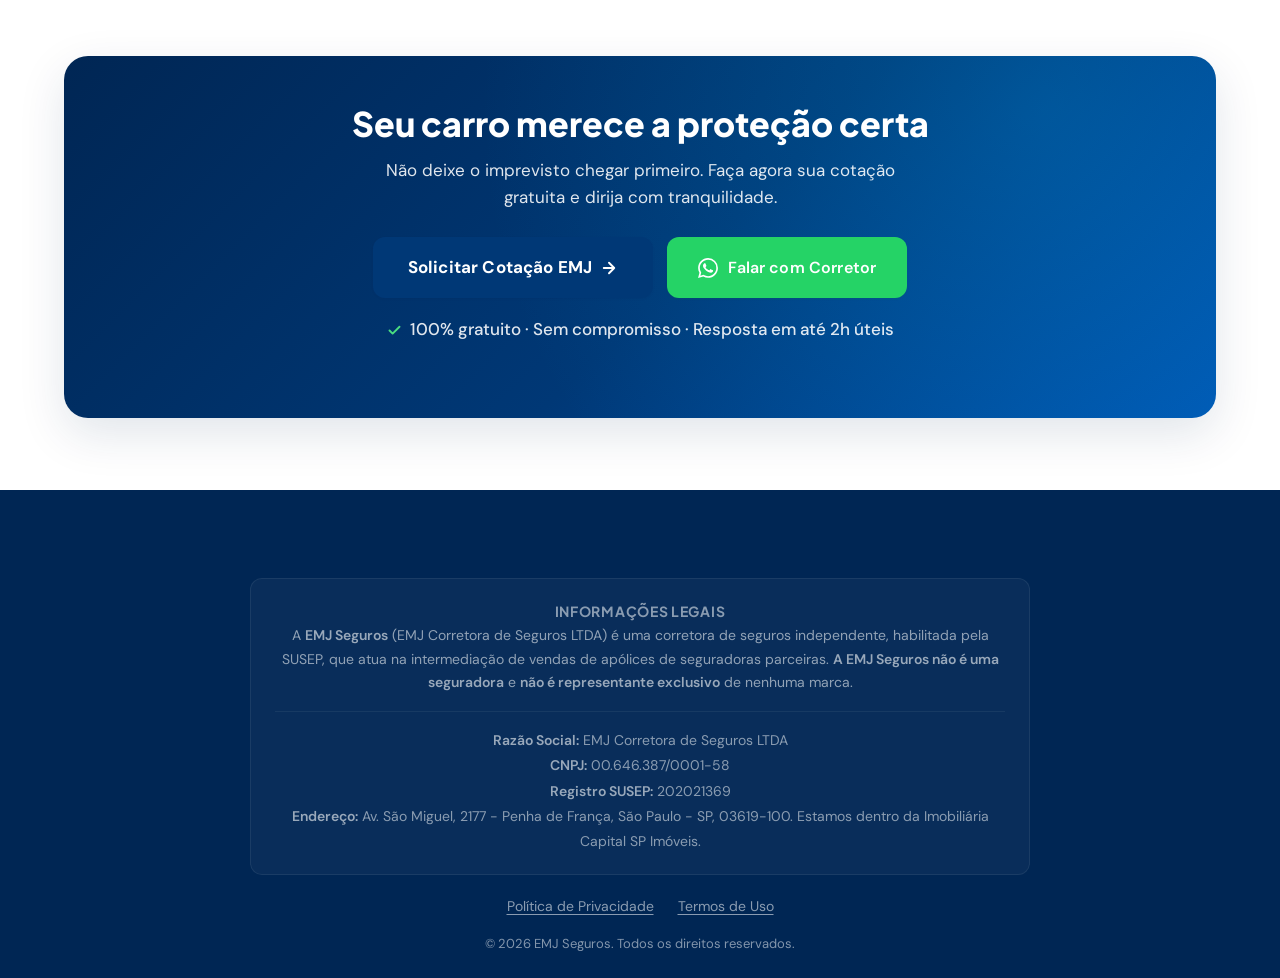
<file: pages/seguro-auto.html>
﻿<!DOCTYPE html>
<html lang="pt-BR">
<head>
  <!-- Google Tag Manager -->
  <script>(function(w,d,s,l,i){w[l]=w[l]||[];w[l].push({'gtm.start':
  new Date().getTime(),event:'gtm.js'});var f=d.getElementsByTagName(s)[0],
  j=d.createElement(s),dl=l!='dataLayer'?'&l='+l:'';j.async=true;j.src=
  'https://www.googletagmanager.com/gtm.js?id='+i+dl;f.parentNode.insertBefore(j,f);
  })(window,document,'script','dataLayer','GTM-NVX8S3FD');</script>
  <!-- End Google Tag Manager -->
  <meta charset="UTF-8">
  <meta name="facebook-domain-verification" content="gk6uj9mu0l1y5x5geobx8sh2dipc2k" />
  <meta name="viewport" content="width=device-width, initial-scale=1.0">
  <meta name="description" content="Seguro Auto EMJ Seguros — cobertura contra colisão, roubo, assistência 24h e carro reserva.">
  <title>Seguro Automóvel | EMJ Seguros</title>
  <link rel="stylesheet" href="../style.css">
  <link rel="icon" href="../assets/logo-emj.png" type="image/png">
  <!-- Google tag (gtag.js) -->
  <script async src="https://www.googletagmanager.com/gtag/js?id=G-F6EQVCPVZE"></script>
  <script>
    window.dataLayer = window.dataLayer || [];
    function gtag(){dataLayer.push(arguments);}
    gtag('js', new Date());

    gtag('config', 'G-F6EQVCPVZE');
    gtag('config', 'AW-740330480');

    function gtagSendEvent(url) {
      var callback = function () {
        if (typeof url !== 'undefined') {
          window.open(url, '_blank', 'noopener,noreferrer');
        }
      };
      gtag('event', 'conversion', {
        'send_to': 'AW-740330480',
        'event_callback': callback
      });
      return false;
    }
  </script>
  <!-- Meta Pixel Code -->
  <script>
  !function(f,b,e,v,n,t,s)
  {if(f.fbq)return;n=f.fbq=function(){n.callMethod?
  n.callMethod.apply(n,arguments):n.queue.push(arguments)};
  if(!f._fbq)f._fbq=n;n.push=n;n.loaded=!0;n.version='2.0';
  n.queue=[];t=b.createElement(e);t.async=!0;
  t.src=v;s=b.getElementsByTagName(e)[0];
  s.parentNode.insertBefore(t,s)}(window, document,'script',
  'https://connect.facebook.net/en_US/fbevents.js');
  fbq('init', '1026255446868443');
  fbq('track', 'PageView');
  </script>
  <noscript><img height="1" width="1" style="display:none"
  src="https://www.facebook.com/tr?id=1026255446868443&ev=PageView&noscript=1"
  /></noscript>
  <!-- End Meta Pixel Code -->
</head>
<body>
  <!-- Google Tag Manager (noscript) -->
  <noscript><iframe src="https://www.googletagmanager.com/ns.html?id=GTM-NVX8S3FD"
  height="0" width="0" style="display:none;visibility:hidden"></iframe></noscript>
  <!-- End Google Tag Manager (noscript) -->
  <header class="header scrolled"><div class="container header-inner">
    <a href="../index.html" class="logo">
      <div class="logo-frame"><img src="../assets/logo-emj.png" alt="EMJ Seguros" class="logo-img" width="46" height="46"></div>
      <span class="logo-text">EMJ <strong>Seguros</strong></span>
    </a>
    <div class="logo-divider" aria-hidden="true"></div>
    <nav class="nav"><a href="../index.html#inicio" class="nav-link">Início</a><a href="../index.html#quem-somos" class="nav-link">Quem Somos</a><a href="../index.html#seguros" class="nav-link active">Seguros</a><a href="../index.html#consorcio" class="nav-link">Consórcio</a><a href="../index.html#parceiros" class="nav-link">Parceiros</a><a href="../index.html#contato" class="nav-link">Contato</a><a href="../index.html#contato" class="btn btn-primary btn-sm btn-mobile-cta">Solicitar Cotação</a></nav>
    <a href="../index.html#contato" class="btn btn-primary btn-sm header-cta">Solicitar Cotação <svg width="14" height="14" viewBox="0 0 24 24" fill="none" stroke="currentColor" stroke-width="2.5" stroke-linecap="round" stroke-linejoin="round"><path d="M5 12h14M12 5l7 7-7 7"/></svg></a>
    <button class="menu-toggle" aria-label="Abrir menu" aria-expanded="false"><span></span><span></span><span></span></button>
  </div></header>

  <main>
    <!-- ══ HERO DE CONVERSÃO (above the fold) ══ -->
    <section class="lp-hero">
      <div class="lp-hero-bg" aria-hidden="true">
        <img src="../assets/prod-auto.jpg" alt="" width="1600" height="1000" loading="eager" fetchpriority="high">
      </div>
      <div class="container">
       <div class="lp-hero-content">
        <nav class="lp-breadcrumb" aria-label="Você está aqui"><a href="../index.html">Início</a> / <span>Seguro Automóvel</span></nav>

        <div class="lp-badge">
          <svg width="16" height="16" viewBox="0 0 24 24" fill="none" stroke="currentColor" stroke-width="2" stroke-linecap="round" stroke-linejoin="round"><path d="M12 22s8-4 8-10V5l-8-3-8 3v7c0 6 8 10 8 10z"/></svg>
          EMJ Corretora de Seguros · Registro SUSEP 202021369 · Cotação independente
        </div>

        <h1>Seu carro protegido contra colisão, roubo e imprevistos - <span>cotação grátis em até 2h</span></h1>

        <p class="lp-hero-sub">
          Cobertura completa com assistência 24h, carro reserva e seguradoras com as quais trabalhamos. Atendimento humanizado, sem burocracia.
        </p>

        <div class="lp-actions">
          <a href="../index.html#contato" class="btn btn-primary btn-cta-xl">
            Solicitar Cotação EMJ
            <svg width="18" height="18" viewBox="0 0 24 24" fill="none" stroke="currentColor" stroke-width="2.5" stroke-linecap="round" stroke-linejoin="round"><path d="M5 12h14M12 5l7 7-7 7"/></svg>
          </a>
          <!-- TODO: confirmar se este botão será wa.me direto ou JS tracking -->
          <a href="#" class="btn btn-whatsapp btn-lg" data-whatsapp="Olá! Gostaria de cotar Seguro Automóvel.">
            <svg width="20" height="20" viewBox="0 0 24 24" fill="currentColor"><path d="M17.472 14.382c-.297-.149-1.758-.867-2.03-.967-.273-.099-.471-.148-.67.15-.197.297-.767.966-.94 1.164-.173.199-.347.223-.644.075-.297-.15-1.255-.463-2.39-1.475-.883-.788-1.48-1.761-1.653-2.059-.173-.297-.018-.458.13-.606.134-.133.298-.347.446-.52.149-.174.198-.298.298-.497.099-.198.05-.371-.025-.52-.075-.149-.669-1.612-.916-2.207-.242-.579-.487-.5-.669-.51-.173-.008-.371-.01-.57-.01-.198 0-.52.074-.792.372-.272.297-1.04 1.016-1.04 2.479 0 1.462 1.065 2.875 1.213 3.074.149.198 2.096 3.2 5.077 4.487.709.306 1.262.489 1.694.625.712.227 1.36.195 1.871.118.571-.085 1.758-.719 2.006-1.413.248-.694.248-1.289.173-1.413-.074-.124-.272-.198-.57-.347m-5.421 7.403h-.004a9.87 9.87 0 01-5.031-1.378l-.361-.214-3.741.982.998-3.648-.235-.374a9.86 9.86 0 01-1.51-5.26c.001-5.45 4.436-9.884 9.888-9.884 2.64 0 5.122 1.03 6.988 2.898a9.825 9.825 0 012.893 6.994c-.003 5.45-4.435 9.884-9.885 9.884m8.413-18.297A11.815 11.815 0 0012.05 0C5.495 0 .16 5.335.157 11.892c0 2.096.547 4.142 1.588 5.945L.057 24l6.305-1.654a11.882 11.882 0 005.683 1.448h.005c6.554 0 11.89-5.335 11.893-11.893a11.821 11.821 0 00-3.48-8.413z"/></svg>
            Falar com Corretor
          </a>
        </div>

        <p class="lp-cta-micro">
          <svg width="15" height="15" viewBox="0 0 24 24" fill="none" stroke="currentColor" stroke-width="3" stroke-linecap="round" stroke-linejoin="round"><polyline points="20 6 9 17 4 12"/></svg>
          Grátis · Sem compromisso · Resposta em até 2h úteis
        </p>
       </div>
      </div>
    </section>

    <!-- ══ POR QUE CONTRATAR ══ -->
    <section class="lp-section lp-section--white">
      <div class="container">
        <header class="lp-section-head reveal">
          <span class="section-tag">Por que a EMJ</span>
          <h2 class="section-title">Mais do que uma apólice: quem cuida de você na estrada</h2>
          <p class="section-subtitle">Somos corretora — trabalhamos por você, não pela seguradora. Comparamos opções entre seguradoras com as quais trabalhamos e acompanhamos você em cada etapa.</p>
        </header>
        <div class="diff-grid reveal">
          <article class="diff-item">
            <div class="diff-icon"><svg width="22" height="22" viewBox="0 0 24 24" fill="none" stroke="currentColor" stroke-width="1.75" stroke-linecap="round" stroke-linejoin="round"><circle cx="12" cy="12" r="10"/><polyline points="12 6 12 12 16 14"/></svg></div>
            <h3 class="diff-title">Resposta em até 2h úteis</h3>
            <p class="diff-text">Você não fica esperando. Envie os dados e receba as melhores propostas comparadas em poucas horas.</p>
          </article>
          <article class="diff-item">
            <div class="diff-icon"><svg width="22" height="22" viewBox="0 0 24 24" fill="none" stroke="currentColor" stroke-width="1.75" stroke-linecap="round" stroke-linejoin="round"><circle cx="12" cy="8" r="6"/><path d="M15.477 12.89 17 22l-5-3-5 3 1.523-9.11"/></svg></div>
            <h3 class="diff-title">Seguradoras de confiança</h3>
            <p class="diff-text">Atuamos na intermediação junto a diversas seguradoras do mercado, sem exclusividade. Você compara opções e contrata a apólice emitida pela seguradora escolhida.</p>
          </article>
          <article class="diff-item">
            <div class="diff-icon"><svg width="22" height="22" viewBox="0 0 24 24" fill="none" stroke="currentColor" stroke-width="1.75" stroke-linecap="round" stroke-linejoin="round"><path d="M17 21v-2a4 4 0 0 0-4-4H5a4 4 0 0 0-4 4v2"/><circle cx="9" cy="7" r="4"/><path d="M23 21v-2a4 4 0 0 0-3-3.87"/><path d="M16 3.13a4 4 0 0 1 0 7.75"/></svg></div>
            <h3 class="diff-title">Atendimento humanizado</h3>
            <p class="diff-text">Gente de verdade, ouvindo o seu caso e indicando a cobertura certa — sem letras miúdas e sem enrolação.</p>
          </article>
          <article class="diff-item">
            <div class="diff-icon"><svg width="22" height="22" viewBox="0 0 24 24" fill="none" stroke="currentColor" stroke-width="1.75" stroke-linecap="round" stroke-linejoin="round"><polyline points="22 7 13.5 15.5 8.5 10.5 2 17"/><polyline points="16 7 22 7 22 13"/></svg></div>
            <h3 class="diff-title">Economia inteligente</h3>
            <p class="diff-text">Negociamos condições comerciais para você ter a proteção certa pelo melhor custo-benefício.</p>
          </article>
          <article class="diff-item">
            <div class="diff-icon"><svg width="22" height="22" viewBox="0 0 24 24" fill="none" stroke="currentColor" stroke-width="1.75" stroke-linecap="round" stroke-linejoin="round"><path d="M3 18v-6a9 9 0 0 1 18 0v6"/><path d="M21 19a2 2 0 0 1-2 2h-1a2 2 0 0 1-2-2v-3a2 2 0 0 1 2-2h3zM3 19a2 2 0 0 0 2 2h1a2 2 0 0 0 2-2v-3a2 2 0 0 0-2-2H3z"/></svg></div>
            <h3 class="diff-title">Suporte no sinistro</h3>
            <p class="diff-text">Se acontecer um imprevisto, você não lida sozinho com a seguradora. A gente acompanha do acionamento à solução.</p>
          </article>
          <article class="diff-item">
            <div class="diff-icon"><svg width="22" height="22" viewBox="0 0 24 24" fill="none" stroke="currentColor" stroke-width="1.75" stroke-linecap="round" stroke-linejoin="round"><path d="M12 22s8-4 8-10V5l-8-3-8 3v7c0 6 8 10 8 10z"/><polyline points="9 12 11 14 15 10"/></svg></div>
            <h3 class="diff-title">25 anos de mercado</h3>
            <p class="diff-text">Há 25 anos protegendo motoristas e famílias com transparência total em coberturas e valores.</p>
          </article>
        </div>
      </div>
    </section>

    <!-- ══ COBERTURAS PRINCIPAIS ══ -->
    <section class="lp-section">
      <div class="container">
        <header class="lp-section-head reveal">
          <span class="section-tag">Coberturas</span>
          <h2 class="section-title">O que o seu Seguro Auto cobre</h2>
          <p class="section-subtitle">Monte a proteção ideal para o seu veículo. Estas são as coberturas mais contratadas — você escolhe as que fazem sentido para você. Coberturas e condições sujeitas à apólice e à seguradora.</p>
        </header>
        <ul class="coverage-list coverage-list--2col reveal">
          <li class="coverage-item"><svg width="20" height="20" viewBox="0 0 24 24" fill="none" stroke="currentColor" stroke-width="2"><polyline points="20 6 9 17 4 12"/></svg><div><strong>Colisão e capotamento</strong><span>Indenização por danos ao veículo causados por acidentes de trânsito.</span></div></li>
          <li class="coverage-item"><svg width="20" height="20" viewBox="0 0 24 24" fill="none" stroke="currentColor" stroke-width="2"><polyline points="20 6 9 17 4 12"/></svg><div><strong>Roubo e furto</strong><span>Proteção integral em caso de roubo ou furto do veículo.</span></div></li>
          <li class="coverage-item"><svg width="20" height="20" viewBox="0 0 24 24" fill="none" stroke="currentColor" stroke-width="2"><polyline points="20 6 9 17 4 12"/></svg><div><strong>Assistência 24 horas</strong><span>Guincho, socorro mecânico, chaveiro, pane seca e troca de pneu.</span></div></li>
          <li class="coverage-item"><svg width="20" height="20" viewBox="0 0 24 24" fill="none" stroke="currentColor" stroke-width="2"><polyline points="20 6 9 17 4 12"/></svg><div><strong>Carro reserva</strong><span>Veículo substituto durante reparos após sinistro coberto.</span></div></li>
          <li class="coverage-item"><svg width="20" height="20" viewBox="0 0 24 24" fill="none" stroke="currentColor" stroke-width="2"><polyline points="20 6 9 17 4 12"/></svg><div><strong>Proteção a terceiros</strong><span>Cobertura para danos materiais e corporais causados a terceiros.</span></div></li>
          <li class="coverage-item"><svg width="20" height="20" viewBox="0 0 24 24" fill="none" stroke="currentColor" stroke-width="2"><polyline points="20 6 9 17 4 12"/></svg><div><strong>Incêndio e fenômenos naturais</strong><span>Proteção contra incêndio, granizo, enchentes e outros eventos.</span></div></li>
        </ul>
      </div>
    </section>

    <!-- ══ CTA INTERMEDIÁRIO ══ -->
    <section class="lp-section lp-section--white">
      <div class="container">
        <div class="lp-cta-band reveal">
          <h2>Pronto para proteger o seu carro?</h2>
          <p>Cotação gratuita e sem compromisso. Um consultor EMJ Seguros compara opções entre seguradoras parceiras e responde em até 2h úteis.</p>
          <div class="lp-actions">
            <a href="../index.html#contato" class="btn btn-primary btn-cta-xl">
              Solicitar Cotação EMJ
              <svg width="18" height="18" viewBox="0 0 24 24" fill="none" stroke="currentColor" stroke-width="2.5" stroke-linecap="round" stroke-linejoin="round"><path d="M5 12h14M12 5l7 7-7 7"/></svg>
            </a>
            <!-- TODO: confirmar se este botão será wa.me direto ou JS tracking -->
            <a href="#" class="btn btn-whatsapp btn-lg" data-whatsapp="Olá! Gostaria de cotar Seguro Automóvel.">
              <svg width="20" height="20" viewBox="0 0 24 24" fill="currentColor"><path d="M17.472 14.382c-.297-.149-1.758-.867-2.03-.967-.273-.099-.471-.148-.67.15-.197.297-.767.966-.94 1.164-.173.199-.347.223-.644.075-.297-.15-1.255-.463-2.39-1.475-.883-.788-1.48-1.761-1.653-2.059-.173-.297-.018-.458.13-.606.134-.133.298-.347.446-.52.149-.174.198-.298.298-.497.099-.198.05-.371-.025-.52-.075-.149-.669-1.612-.916-2.207-.242-.579-.487-.5-.669-.51-.173-.008-.371-.01-.57-.01-.198 0-.52.074-.792.372-.272.297-1.04 1.016-1.04 2.479 0 1.462 1.065 2.875 1.213 3.074.149.198 2.096 3.2 5.077 4.487.709.306 1.262.489 1.694.625.712.227 1.36.195 1.871.118.571-.085 1.758-.719 2.006-1.413.248-.694.248-1.289.173-1.413-.074-.124-.272-.198-.57-.347m-5.421 7.403h-.004a9.87 9.87 0 01-5.031-1.378l-.361-.214-3.741.982.998-3.648-.235-.374a9.86 9.86 0 01-1.51-5.26c.001-5.45 4.436-9.884 9.888-9.884 2.64 0 5.122 1.03 6.988 2.898a9.825 9.825 0 012.893 6.994c-.003 5.45-4.435 9.884-9.885 9.884m8.413-18.297A11.815 11.815 0 0012.05 0C5.495 0 .16 5.335.157 11.892c0 2.096.547 4.142 1.588 5.945L.057 24l6.305-1.654a11.882 11.882 0 005.683 1.448h.005c6.554 0 11.89-5.335 11.893-11.893a11.821 11.821 0 00-3.48-8.413z"/></svg>
              Falar com Corretor
            </a>
          </div>
        </div>
      </div>
    </section>

    <!-- ══ INTERMEDIAÇÃO ══ -->
    <section class="lp-section">
      <div class="container">
        <header class="lp-section-head reveal">
          <span class="section-tag">Como trabalhamos</span>
          <h2 class="section-title">Cotação intermediada pela EMJ</h2>
          <p class="section-subtitle">Trabalhamos com diversas seguradoras do mercado. A EMJ intermedia a cotação; a apólice é emitida pela seguradora escolhida. Coberturas e condições sujeitas à apólice e à seguradora.</p>
        </header>
      </div>
    </section>

    <!-- ══ CTA FINAL ══ -->
    <section class="lp-section lp-section--white">
      <div class="container">
        <div class="lp-cta-band reveal">
          <h2>Seu carro merece a proteção certa</h2>
          <p>Não deixe o imprevisto chegar primeiro. Faça agora sua cotação gratuita e dirija com tranquilidade.</p>
          <div class="lp-actions">
            <a href="../index.html#contato" class="btn btn-primary btn-cta-xl">
              Solicitar Cotação EMJ
              <svg width="18" height="18" viewBox="0 0 24 24" fill="none" stroke="currentColor" stroke-width="2.5" stroke-linecap="round" stroke-linejoin="round"><path d="M5 12h14M12 5l7 7-7 7"/></svg>
            </a>
            <!-- TODO: confirmar se este botão será wa.me direto ou JS tracking -->
            <a href="#" class="btn btn-whatsapp btn-lg" data-whatsapp="Olá! Gostaria de cotar Seguro Automóvel.">
              <svg width="20" height="20" viewBox="0 0 24 24" fill="currentColor"><path d="M17.472 14.382c-.297-.149-1.758-.867-2.03-.967-.273-.099-.471-.148-.67.15-.197.297-.767.966-.94 1.164-.173.199-.347.223-.644.075-.297-.15-1.255-.463-2.39-1.475-.883-.788-1.48-1.761-1.653-2.059-.173-.297-.018-.458.13-.606.134-.133.298-.347.446-.52.149-.174.198-.298.298-.497.099-.198.05-.371-.025-.52-.075-.149-.669-1.612-.916-2.207-.242-.579-.487-.5-.669-.51-.173-.008-.371-.01-.57-.01-.198 0-.52.074-.792.372-.272.297-1.04 1.016-1.04 2.479 0 1.462 1.065 2.875 1.213 3.074.149.198 2.096 3.2 5.077 4.487.709.306 1.262.489 1.694.625.712.227 1.36.195 1.871.118.571-.085 1.758-.719 2.006-1.413.248-.694.248-1.289.173-1.413-.074-.124-.272-.198-.57-.347m-5.421 7.403h-.004a9.87 9.87 0 01-5.031-1.378l-.361-.214-3.741.982.998-3.648-.235-.374a9.86 9.86 0 01-1.51-5.26c.001-5.45 4.436-9.884 9.888-9.884 2.64 0 5.122 1.03 6.988 2.898a9.825 9.825 0 012.893 6.994c-.003 5.45-4.435 9.884-9.885 9.884m8.413-18.297A11.815 11.815 0 0012.05 0C5.495 0 .16 5.335.157 11.892c0 2.096.547 4.142 1.588 5.945L.057 24l6.305-1.654a11.882 11.882 0 005.683 1.448h.005c6.554 0 11.89-5.335 11.893-11.893a11.821 11.821 0 00-3.48-8.413z"/></svg>
              Falar com Corretor
            </a>
          </div>
          <p class="lp-cta-micro">
            <svg width="15" height="15" viewBox="0 0 24 24" fill="none" stroke="currentColor" stroke-width="3" stroke-linecap="round" stroke-linejoin="round"><polyline points="20 6 9 17 4 12"/></svg>
            100% gratuito · Sem compromisso · Resposta em até 2h úteis
          </p>
        </div>
      </div>
    </section>
  </main>

  <footer class="footer"><div class="container"><div class="footer-bottom"><div class="footer-legal"><p class="footer-legal-title">Informações Legais</p><p class="footer-legal-disclaimer">A <strong>EMJ Seguros</strong> (EMJ Corretora de Seguros LTDA) é uma corretora de seguros independente, habilitada pela SUSEP, que atua na intermediação de vendas de apólices de seguradoras parceiras. <strong>A EMJ Seguros não é uma seguradora</strong> e <strong>não é representante exclusivo</strong> de nenhuma marca.</p><p><strong>Razão Social:</strong> EMJ Corretora de Seguros LTDA</p><p><strong>CNPJ:</strong> 00.646.387/0001-58</p><p><strong>Registro SUSEP:</strong> 202021369</p>
          <p><strong>Endereço:</strong> Av. São Miguel, 2177 - Penha de França, São Paulo - SP, 03619-100. Estamos dentro da Imobiliária Capital SP Imóveis.</p></div><nav class="footer-policies" aria-label="Políticas do site"><a href="politica-de-privacidade.html">Política de Privacidade</a><a href="termos-de-uso.html">Termos de Uso</a></nav><p>© 2026 EMJ Seguros. Todos os direitos reservados.</p></div></div></footer>

  <a href="#" class="whatsapp-float" aria-label="WhatsApp"><svg viewBox="0 0 24 24" fill="white" xmlns="http://www.w3.org/2000/svg"><path d="M17.472 14.382c-.297-.149-1.758-.867-2.03-.967-.273-.099-.471-.148-.67.15-.197.297-.767.966-.94 1.164-.173.199-.347.223-.644.075-.297-.15-1.255-.463-2.39-1.475-.883-.788-1.48-1.761-1.653-2.059-.173-.297-.018-.458.13-.606.134-.133.298-.347.446-.52.149-.174.198-.298.298-.497.099-.198.05-.371-.025-.52-.075-.149-.669-1.612-.916-2.207-.242-.579-.487-.5-.669-.51-.173-.008-.371-.01-.57-.01-.198 0-.52.074-.792.372-.272.297-1.04 1.016-1.04 2.479 0 1.462 1.065 2.875 1.213 3.074.149.198 2.096 3.2 5.077 4.487.709.306 1.262.489 1.694.625.712.227 1.36.195 1.871.118.571-.085 1.758-.719 2.006-1.413.248-.694.248-1.289.173-1.413-.074-.124-.272-.198-.57-.347m-5.421 7.403h-.004a9.87 9.87 0 01-5.031-1.378l-.361-.214-3.741.982.998-3.648-.235-.374a9.86 9.86 0 01-1.51-5.26c.001-5.45 4.436-9.884 9.888-9.884 2.64 0 5.122 1.03 6.988 2.898a9.825 9.825 0 012.893 6.994c-.003 5.45-4.435 9.884-9.885 9.884m8.413-18.297A11.815 11.815 0 0012.05 0C5.495 0 .16 5.335.157 11.892c0 2.096.547 4.142 1.588 5.945L.057 24l6.305-1.654a11.882 11.882 0 005.683 1.448h.005c6.554 0 11.89-5.335 11.893-11.893a11.821 11.821 0 00-3.48-8.413z"/></svg></a>
  <script src="../script.js"></script>
</body>
</html>
</file>
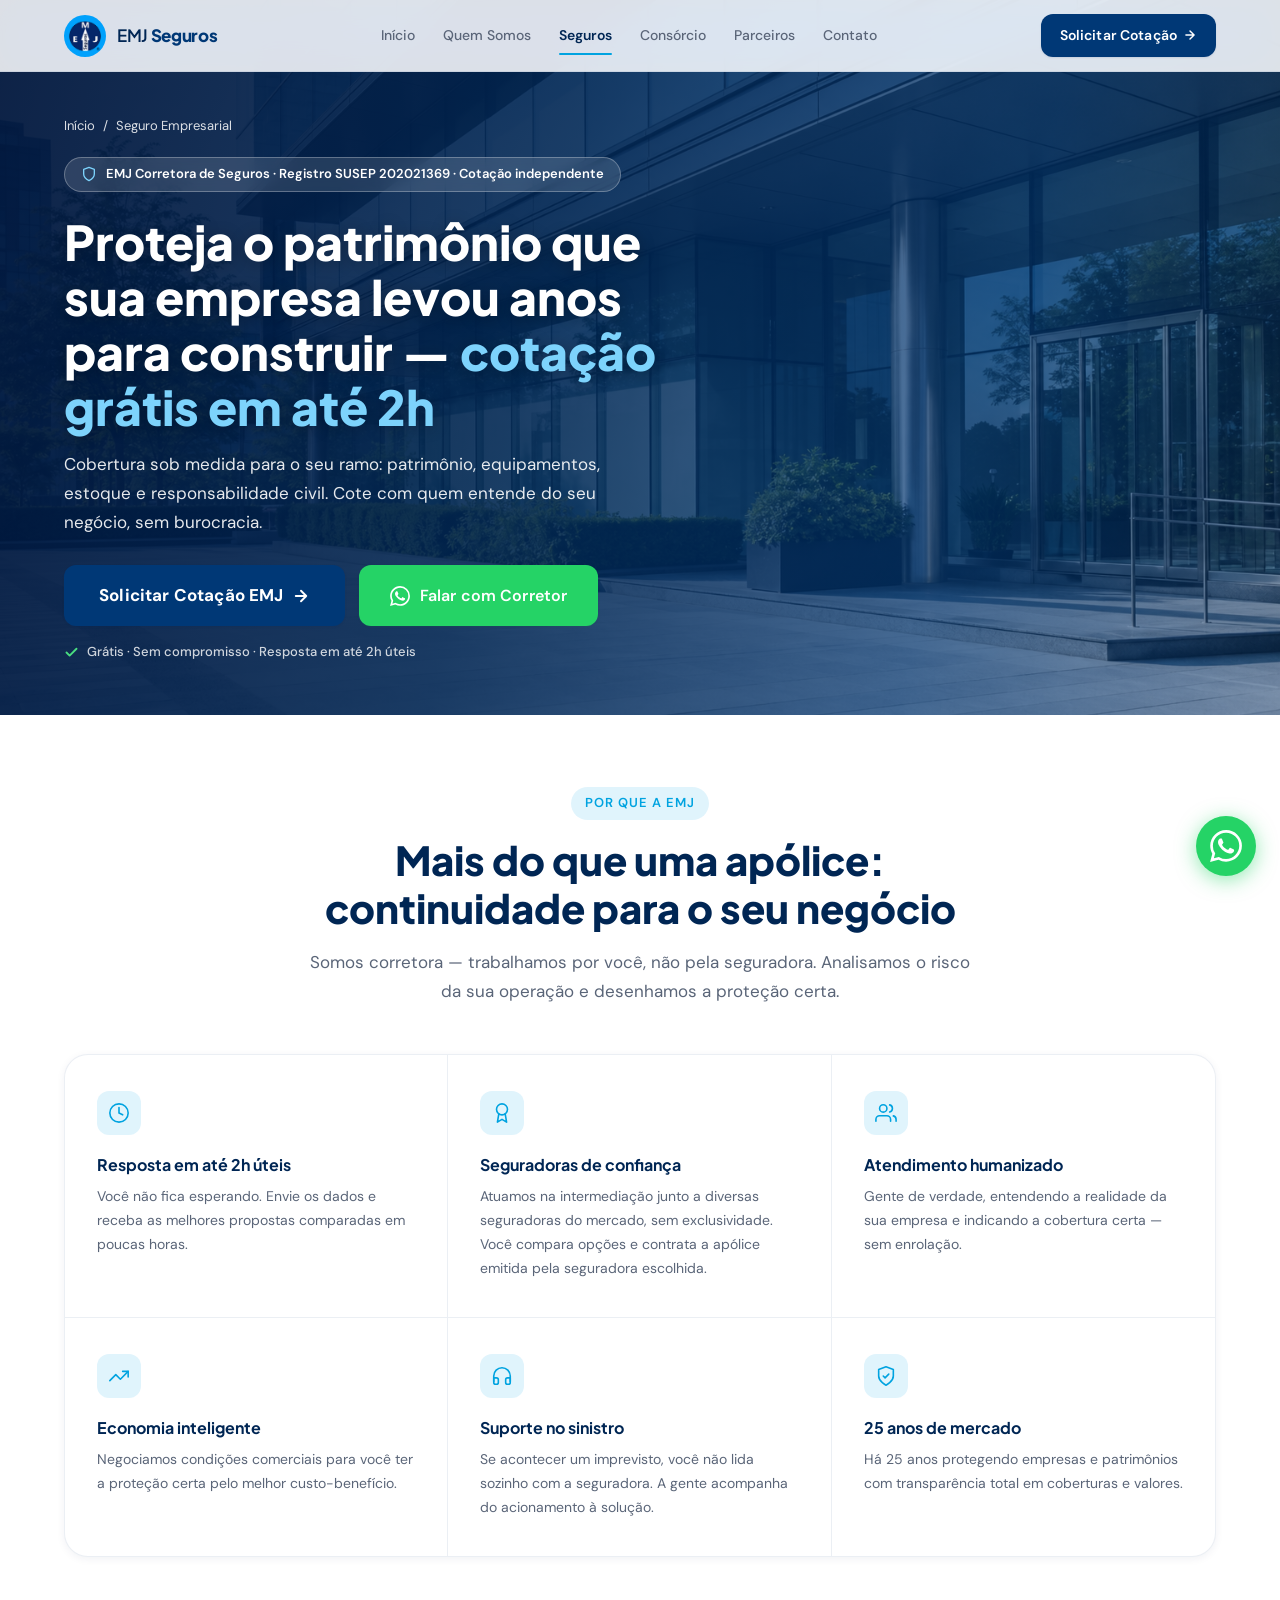
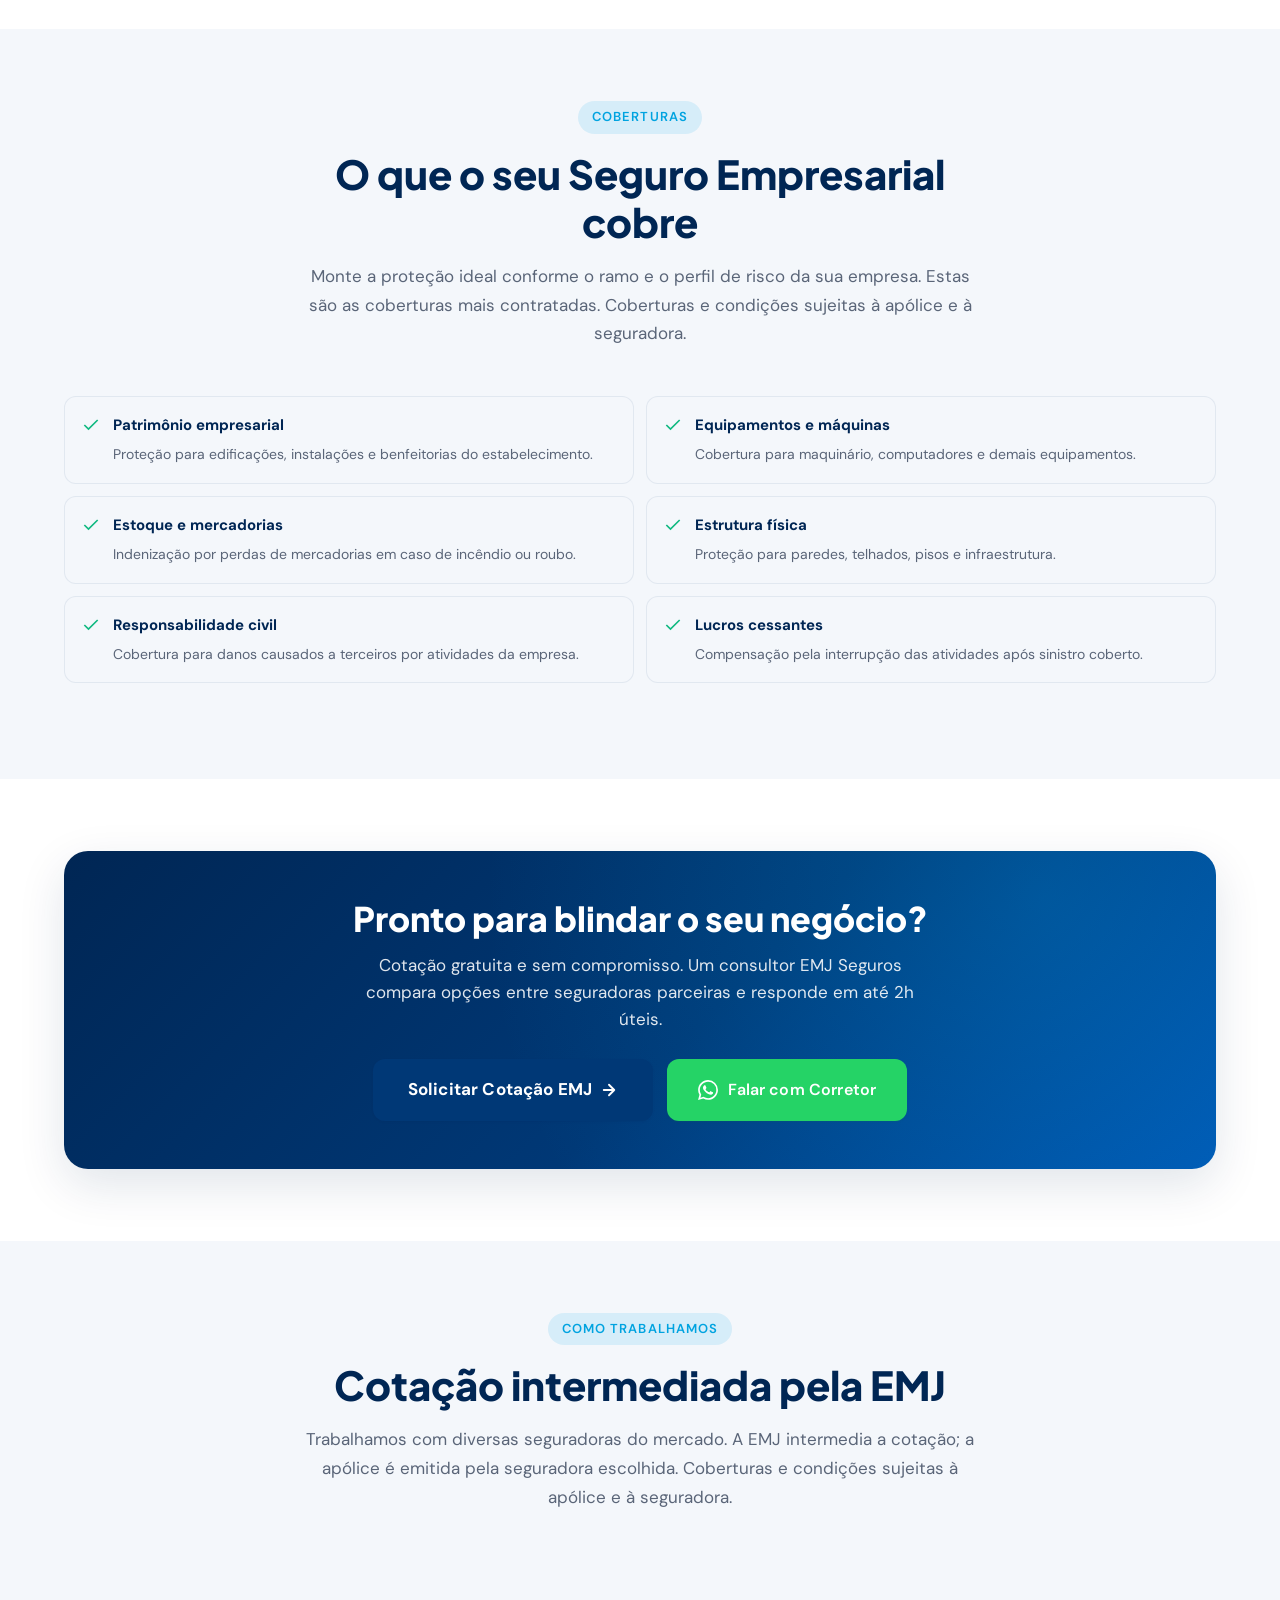
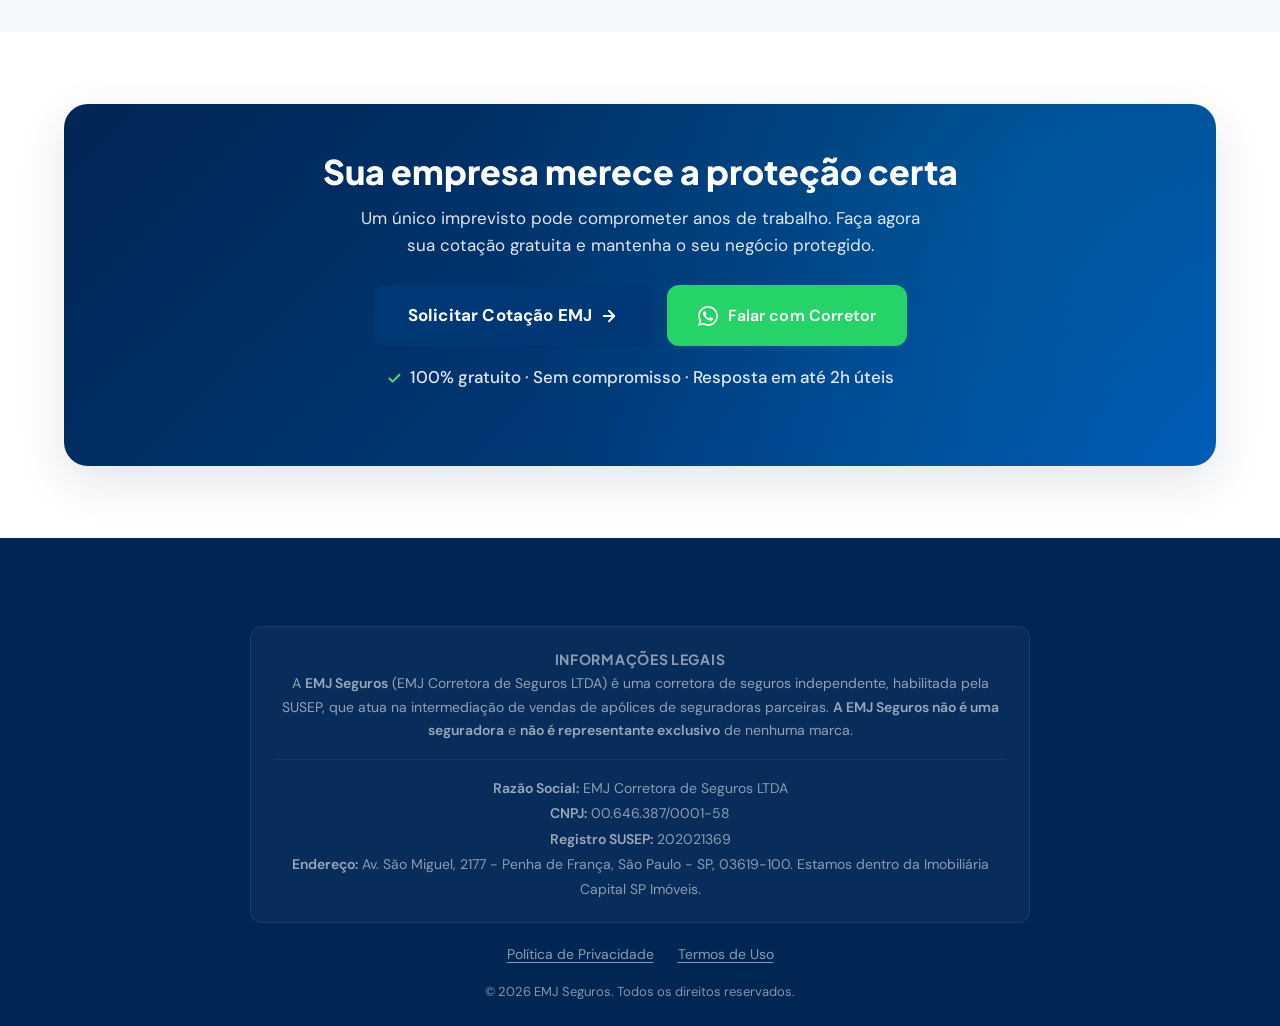
<file: pages/seguro-empresarial.html>
﻿<!DOCTYPE html>
<html lang="pt-BR">
<head>
  <!-- Google Tag Manager -->
  <script>(function(w,d,s,l,i){w[l]=w[l]||[];w[l].push({'gtm.start':
  new Date().getTime(),event:'gtm.js'});var f=d.getElementsByTagName(s)[0],
  j=d.createElement(s),dl=l!='dataLayer'?'&l='+l:'';j.async=true;j.src=
  'https://www.googletagmanager.com/gtm.js?id='+i+dl;f.parentNode.insertBefore(j,f);
  })(window,document,'script','dataLayer','GTM-NVX8S3FD');</script>
  <!-- End Google Tag Manager -->
  <meta charset="UTF-8">
  <meta name="facebook-domain-verification" content="gk6uj9mu0l1y5x5geobx8sh2dipc2k" />
  <meta name="viewport" content="width=device-width, initial-scale=1.0">
  <meta name="description" content="Seguro Empresarial EMJ Seguros — proteção de patrimônio, equipamentos, estoque e responsabilidade civil.">
  <title>Seguro Empresarial | EMJ Seguros</title>
  <link rel="stylesheet" href="../style.css">
  <link rel="icon" href="../assets/logo-emj.png" type="image/png">
  <!-- Google tag (gtag.js) -->
  <script async src="https://www.googletagmanager.com/gtag/js?id=G-F6EQVCPVZE"></script>
  <script>
    window.dataLayer = window.dataLayer || [];
    function gtag(){dataLayer.push(arguments);}
    gtag('js', new Date());

    gtag('config', 'G-F6EQVCPVZE');
    gtag('config', 'AW-740330480');

    function gtagSendEvent(url) {
      var callback = function () {
        if (typeof url !== 'undefined') {
          window.open(url, '_blank', 'noopener,noreferrer');
        }
      };
      gtag('event', 'conversion', {
        'send_to': 'AW-740330480',
        'event_callback': callback
      });
      return false;
    }
  </script>
  <!-- Meta Pixel Code -->
  <script>
  !function(f,b,e,v,n,t,s)
  {if(f.fbq)return;n=f.fbq=function(){n.callMethod?
  n.callMethod.apply(n,arguments):n.queue.push(arguments)};
  if(!f._fbq)f._fbq=n;n.push=n;n.loaded=!0;n.version='2.0';
  n.queue=[];t=b.createElement(e);t.async=!0;
  t.src=v;s=b.getElementsByTagName(e)[0];
  s.parentNode.insertBefore(t,s)}(window, document,'script',
  'https://connect.facebook.net/en_US/fbevents.js');
  fbq('init', '1026255446868443');
  fbq('track', 'PageView');
  </script>
  <noscript><img height="1" width="1" style="display:none"
  src="https://www.facebook.com/tr?id=1026255446868443&ev=PageView&noscript=1"
  /></noscript>
  <!-- End Meta Pixel Code -->
</head>
<body>
  <!-- Google Tag Manager (noscript) -->
  <noscript><iframe src="https://www.googletagmanager.com/ns.html?id=GTM-NVX8S3FD"
  height="0" width="0" style="display:none;visibility:hidden"></iframe></noscript>
  <!-- End Google Tag Manager (noscript) -->
  <header class="header scrolled"><div class="container header-inner">
    <a href="../index.html" class="logo">
      <div class="logo-frame"><img src="../assets/logo-emj.png" alt="EMJ Seguros" class="logo-img" width="46" height="46"></div>
      <span class="logo-text">EMJ <strong>Seguros</strong></span>
    </a>
    <div class="logo-divider" aria-hidden="true"></div>
    <nav class="nav"><a href="../index.html#inicio" class="nav-link">Início</a><a href="../index.html#quem-somos" class="nav-link">Quem Somos</a><a href="../index.html#seguros" class="nav-link active">Seguros</a><a href="../index.html#consorcio" class="nav-link">Consórcio</a><a href="../index.html#parceiros" class="nav-link">Parceiros</a><a href="../index.html#contato" class="nav-link">Contato</a><a href="../index.html#contato" class="btn btn-primary btn-sm btn-mobile-cta">Solicitar Cotação</a></nav>
    <a href="../index.html#contato" class="btn btn-primary btn-sm header-cta">Solicitar Cotação <svg width="14" height="14" viewBox="0 0 24 24" fill="none" stroke="currentColor" stroke-width="2.5" stroke-linecap="round" stroke-linejoin="round"><path d="M5 12h14M12 5l7 7-7 7"/></svg></a>
    <button class="menu-toggle" aria-label="Abrir menu" aria-expanded="false"><span></span><span></span><span></span></button>
  </div></header>

  <main>
    <!-- ══ HERO DE CONVERSÃO (above the fold) ══ -->
    <section class="lp-hero">
      <div class="lp-hero-bg" aria-hidden="true">
        <img src="../assets/prod-empresarial.jpg" alt="" width="1600" height="1000" loading="eager" fetchpriority="high">
      </div>
      <div class="container">
       <div class="lp-hero-content">
        <nav class="lp-breadcrumb" aria-label="Você está aqui"><a href="../index.html">Início</a> / <span>Seguro Empresarial</span></nav>

        <div class="lp-badge">
          <svg width="16" height="16" viewBox="0 0 24 24" fill="none" stroke="currentColor" stroke-width="2" stroke-linecap="round" stroke-linejoin="round"><path d="M12 22s8-4 8-10V5l-8-3-8 3v7c0 6 8 10 8 10z"/></svg>
          EMJ Corretora de Seguros · Registro SUSEP 202021369 · Cotação independente
        </div>

        <h1>Proteja o patrimônio que sua empresa levou anos para construir — <span>cotação grátis em até 2h</span></h1>

        <p class="lp-hero-sub">
          Cobertura sob medida para o seu ramo: patrimônio, equipamentos, estoque e responsabilidade civil. Cote com quem entende do seu negócio, sem burocracia.
        </p>

        <div class="lp-actions">
          <a href="../index.html#contato" class="btn btn-primary btn-cta-xl">
            Solicitar Cotação EMJ
            <svg width="18" height="18" viewBox="0 0 24 24" fill="none" stroke="currentColor" stroke-width="2.5" stroke-linecap="round" stroke-linejoin="round"><path d="M5 12h14M12 5l7 7-7 7"/></svg>
          </a>
          <!-- TODO: confirmar se este botão será wa.me direto ou JS tracking -->
          <a href="#" class="btn btn-whatsapp btn-lg" data-whatsapp="Olá! Gostaria de cotar Seguro Empresarial.">
            <svg width="20" height="20" viewBox="0 0 24 24" fill="currentColor"><path d="M17.472 14.382c-.297-.149-1.758-.867-2.03-.967-.273-.099-.471-.148-.67.15-.197.297-.767.966-.94 1.164-.173.199-.347.223-.644.075-.297-.15-1.255-.463-2.39-1.475-.883-.788-1.48-1.761-1.653-2.059-.173-.297-.018-.458.13-.606.134-.133.298-.347.446-.52.149-.174.198-.298.298-.497.099-.198.05-.371-.025-.52-.075-.149-.669-1.612-.916-2.207-.242-.579-.487-.5-.669-.51-.173-.008-.371-.01-.57-.01-.198 0-.52.074-.792.372-.272.297-1.04 1.016-1.04 2.479 0 1.462 1.065 2.875 1.213 3.074.149.198 2.096 3.2 5.077 4.487.709.306 1.262.489 1.694.625.712.227 1.36.195 1.871.118.571-.085 1.758-.719 2.006-1.413.248-.694.248-1.289.173-1.413-.074-.124-.272-.198-.57-.347m-5.421 7.403h-.004a9.87 9.87 0 01-5.031-1.378l-.361-.214-3.741.982.998-3.648-.235-.374a9.86 9.86 0 01-1.51-5.26c.001-5.45 4.436-9.884 9.888-9.884 2.64 0 5.122 1.03 6.988 2.898a9.825 9.825 0 012.893 6.994c-.003 5.45-4.435 9.884-9.885 9.884m8.413-18.297A11.815 11.815 0 0012.05 0C5.495 0 .16 5.335.157 11.892c0 2.096.547 4.142 1.588 5.945L.057 24l6.305-1.654a11.882 11.882 0 005.683 1.448h.005c6.554 0 11.89-5.335 11.893-11.893a11.821 11.821 0 00-3.48-8.413z"/></svg>
            Falar com Corretor
          </a>
        </div>

        <p class="lp-cta-micro">
          <svg width="15" height="15" viewBox="0 0 24 24" fill="none" stroke="currentColor" stroke-width="3" stroke-linecap="round" stroke-linejoin="round"><polyline points="20 6 9 17 4 12"/></svg>
          Grátis · Sem compromisso · Resposta em até 2h úteis
        </p>
       </div>
      </div>
    </section>

    <!-- ══ POR QUE CONTRATAR ══ -->
    <section class="lp-section lp-section--white">
      <div class="container">
        <header class="lp-section-head reveal">
          <span class="section-tag">Por que a EMJ</span>
          <h2 class="section-title">Mais do que uma apólice: continuidade para o seu negócio</h2>
          <p class="section-subtitle">Somos corretora — trabalhamos por você, não pela seguradora. Analisamos o risco da sua operação e desenhamos a proteção certa.</p>
        </header>
        <div class="diff-grid reveal">
          <article class="diff-item">
            <div class="diff-icon"><svg width="22" height="22" viewBox="0 0 24 24" fill="none" stroke="currentColor" stroke-width="1.75" stroke-linecap="round" stroke-linejoin="round"><circle cx="12" cy="12" r="10"/><polyline points="12 6 12 12 16 14"/></svg></div>
            <h3 class="diff-title">Resposta em até 2h úteis</h3>
            <p class="diff-text">Você não fica esperando. Envie os dados e receba as melhores propostas comparadas em poucas horas.</p>
          </article>
          <article class="diff-item">
            <div class="diff-icon"><svg width="22" height="22" viewBox="0 0 24 24" fill="none" stroke="currentColor" stroke-width="1.75" stroke-linecap="round" stroke-linejoin="round"><circle cx="12" cy="8" r="6"/><path d="M15.477 12.89 17 22l-5-3-5 3 1.523-9.11"/></svg></div>
            <h3 class="diff-title">Seguradoras de confiança</h3>
            <p class="diff-text">Atuamos na intermediação junto a diversas seguradoras do mercado, sem exclusividade. Você compara opções e contrata a apólice emitida pela seguradora escolhida.</p>
          </article>
          <article class="diff-item">
            <div class="diff-icon"><svg width="22" height="22" viewBox="0 0 24 24" fill="none" stroke="currentColor" stroke-width="1.75" stroke-linecap="round" stroke-linejoin="round"><path d="M17 21v-2a4 4 0 0 0-4-4H5a4 4 0 0 0-4 4v2"/><circle cx="9" cy="7" r="4"/><path d="M23 21v-2a4 4 0 0 0-3-3.87"/><path d="M16 3.13a4 4 0 0 1 0 7.75"/></svg></div>
            <h3 class="diff-title">Atendimento humanizado</h3>
            <p class="diff-text">Gente de verdade, entendendo a realidade da sua empresa e indicando a cobertura certa — sem enrolação.</p>
          </article>
          <article class="diff-item">
            <div class="diff-icon"><svg width="22" height="22" viewBox="0 0 24 24" fill="none" stroke="currentColor" stroke-width="1.75" stroke-linecap="round" stroke-linejoin="round"><polyline points="22 7 13.5 15.5 8.5 10.5 2 17"/><polyline points="16 7 22 7 22 13"/></svg></div>
            <h3 class="diff-title">Economia inteligente</h3>
            <p class="diff-text">Negociamos condições comerciais para você ter a proteção certa pelo melhor custo-benefício.</p>
          </article>
          <article class="diff-item">
            <div class="diff-icon"><svg width="22" height="22" viewBox="0 0 24 24" fill="none" stroke="currentColor" stroke-width="1.75" stroke-linecap="round" stroke-linejoin="round"><path d="M3 18v-6a9 9 0 0 1 18 0v6"/><path d="M21 19a2 2 0 0 1-2 2h-1a2 2 0 0 1-2-2v-3a2 2 0 0 1 2-2h3zM3 19a2 2 0 0 0 2 2h1a2 2 0 0 0 2-2v-3a2 2 0 0 0-2-2H3z"/></svg></div>
            <h3 class="diff-title">Suporte no sinistro</h3>
            <p class="diff-text">Se acontecer um imprevisto, você não lida sozinho com a seguradora. A gente acompanha do acionamento à solução.</p>
          </article>
          <article class="diff-item">
            <div class="diff-icon"><svg width="22" height="22" viewBox="0 0 24 24" fill="none" stroke="currentColor" stroke-width="1.75" stroke-linecap="round" stroke-linejoin="round"><path d="M12 22s8-4 8-10V5l-8-3-8 3v7c0 6 8 10 8 10z"/><polyline points="9 12 11 14 15 10"/></svg></div>
            <h3 class="diff-title">25 anos de mercado</h3>
            <p class="diff-text">Há 25 anos protegendo empresas e patrimônios com transparência total em coberturas e valores.</p>
          </article>
        </div>
      </div>
    </section>

    <!-- ══ COBERTURAS PRINCIPAIS ══ -->
    <section class="lp-section">
      <div class="container">
        <header class="lp-section-head reveal">
          <span class="section-tag">Coberturas</span>
          <h2 class="section-title">O que o seu Seguro Empresarial cobre</h2>
          <p class="section-subtitle">Monte a proteção ideal conforme o ramo e o perfil de risco da sua empresa. Estas são as coberturas mais contratadas. Coberturas e condições sujeitas à apólice e à seguradora.</p>
        </header>
        <ul class="coverage-list coverage-list--2col reveal">
          <li class="coverage-item"><svg width="20" height="20" viewBox="0 0 24 24" fill="none" stroke="currentColor" stroke-width="2"><polyline points="20 6 9 17 4 12"/></svg><div><strong>Patrimônio empresarial</strong><span>Proteção para edificações, instalações e benfeitorias do estabelecimento.</span></div></li>
          <li class="coverage-item"><svg width="20" height="20" viewBox="0 0 24 24" fill="none" stroke="currentColor" stroke-width="2"><polyline points="20 6 9 17 4 12"/></svg><div><strong>Equipamentos e máquinas</strong><span>Cobertura para maquinário, computadores e demais equipamentos.</span></div></li>
          <li class="coverage-item"><svg width="20" height="20" viewBox="0 0 24 24" fill="none" stroke="currentColor" stroke-width="2"><polyline points="20 6 9 17 4 12"/></svg><div><strong>Estoque e mercadorias</strong><span>Indenização por perdas de mercadorias em caso de incêndio ou roubo.</span></div></li>
          <li class="coverage-item"><svg width="20" height="20" viewBox="0 0 24 24" fill="none" stroke="currentColor" stroke-width="2"><polyline points="20 6 9 17 4 12"/></svg><div><strong>Estrutura física</strong><span>Proteção para paredes, telhados, pisos e infraestrutura.</span></div></li>
          <li class="coverage-item"><svg width="20" height="20" viewBox="0 0 24 24" fill="none" stroke="currentColor" stroke-width="2"><polyline points="20 6 9 17 4 12"/></svg><div><strong>Responsabilidade civil</strong><span>Cobertura para danos causados a terceiros por atividades da empresa.</span></div></li>
          <li class="coverage-item"><svg width="20" height="20" viewBox="0 0 24 24" fill="none" stroke="currentColor" stroke-width="2"><polyline points="20 6 9 17 4 12"/></svg><div><strong>Lucros cessantes</strong><span>Compensação pela interrupção das atividades após sinistro coberto.</span></div></li>
        </ul>
      </div>
    </section>

    <!-- ══ CTA INTERMEDIÁRIO ══ -->
    <section class="lp-section lp-section--white">
      <div class="container">
        <div class="lp-cta-band reveal">
          <h2>Pronto para blindar o seu negócio?</h2>
          <p>Cotação gratuita e sem compromisso. Um consultor EMJ Seguros compara opções entre seguradoras parceiras e responde em até 2h úteis.</p>
          <div class="lp-actions">
            <a href="../index.html#contato" class="btn btn-primary btn-cta-xl">
              Solicitar Cotação EMJ
              <svg width="18" height="18" viewBox="0 0 24 24" fill="none" stroke="currentColor" stroke-width="2.5" stroke-linecap="round" stroke-linejoin="round"><path d="M5 12h14M12 5l7 7-7 7"/></svg>
            </a>
            <!-- TODO: confirmar se este botão será wa.me direto ou JS tracking -->
            <a href="#" class="btn btn-whatsapp btn-lg" data-whatsapp="Olá! Gostaria de cotar Seguro Empresarial.">
              <svg width="20" height="20" viewBox="0 0 24 24" fill="currentColor"><path d="M17.472 14.382c-.297-.149-1.758-.867-2.03-.967-.273-.099-.471-.148-.67.15-.197.297-.767.966-.94 1.164-.173.199-.347.223-.644.075-.297-.15-1.255-.463-2.39-1.475-.883-.788-1.48-1.761-1.653-2.059-.173-.297-.018-.458.13-.606.134-.133.298-.347.446-.52.149-.174.198-.298.298-.497.099-.198.05-.371-.025-.52-.075-.149-.669-1.612-.916-2.207-.242-.579-.487-.5-.669-.51-.173-.008-.371-.01-.57-.01-.198 0-.52.074-.792.372-.272.297-1.04 1.016-1.04 2.479 0 1.462 1.065 2.875 1.213 3.074.149.198 2.096 3.2 5.077 4.487.709.306 1.262.489 1.694.625.712.227 1.36.195 1.871.118.571-.085 1.758-.719 2.006-1.413.248-.694.248-1.289.173-1.413-.074-.124-.272-.198-.57-.347m-5.421 7.403h-.004a9.87 9.87 0 01-5.031-1.378l-.361-.214-3.741.982.998-3.648-.235-.374a9.86 9.86 0 01-1.51-5.26c.001-5.45 4.436-9.884 9.888-9.884 2.64 0 5.122 1.03 6.988 2.898a9.825 9.825 0 012.893 6.994c-.003 5.45-4.435 9.884-9.885 9.884m8.413-18.297A11.815 11.815 0 0012.05 0C5.495 0 .16 5.335.157 11.892c0 2.096.547 4.142 1.588 5.945L.057 24l6.305-1.654a11.882 11.882 0 005.683 1.448h.005c6.554 0 11.89-5.335 11.893-11.893a11.821 11.821 0 00-3.48-8.413z"/></svg>
              Falar com Corretor
            </a>
          </div>
        </div>
      </div>
    </section>

    <!-- ══ INTERMEDIAÇÃO ══ -->
    <section class="lp-section">
      <div class="container">
        <header class="lp-section-head reveal">
          <span class="section-tag">Como trabalhamos</span>
          <h2 class="section-title">Cotação intermediada pela EMJ</h2>
          <p class="section-subtitle">Trabalhamos com diversas seguradoras do mercado. A EMJ intermedia a cotação; a apólice é emitida pela seguradora escolhida. Coberturas e condições sujeitas à apólice e à seguradora.</p>
        </header>
      </div>
    </section>

    <!-- ══ CTA FINAL ══ -->
    <section class="lp-section lp-section--white">
      <div class="container">
        <div class="lp-cta-band reveal">
          <h2>Sua empresa merece a proteção certa</h2>
          <p>Um único imprevisto pode comprometer anos de trabalho. Faça agora sua cotação gratuita e mantenha o seu negócio protegido.</p>
          <div class="lp-actions">
            <a href="../index.html#contato" class="btn btn-primary btn-cta-xl">
              Solicitar Cotação EMJ
              <svg width="18" height="18" viewBox="0 0 24 24" fill="none" stroke="currentColor" stroke-width="2.5" stroke-linecap="round" stroke-linejoin="round"><path d="M5 12h14M12 5l7 7-7 7"/></svg>
            </a>
            <!-- TODO: confirmar se este botão será wa.me direto ou JS tracking -->
            <a href="#" class="btn btn-whatsapp btn-lg" data-whatsapp="Olá! Gostaria de cotar Seguro Empresarial.">
              <svg width="20" height="20" viewBox="0 0 24 24" fill="currentColor"><path d="M17.472 14.382c-.297-.149-1.758-.867-2.03-.967-.273-.099-.471-.148-.67.15-.197.297-.767.966-.94 1.164-.173.199-.347.223-.644.075-.297-.15-1.255-.463-2.39-1.475-.883-.788-1.48-1.761-1.653-2.059-.173-.297-.018-.458.13-.606.134-.133.298-.347.446-.52.149-.174.198-.298.298-.497.099-.198.05-.371-.025-.52-.075-.149-.669-1.612-.916-2.207-.242-.579-.487-.5-.669-.51-.173-.008-.371-.01-.57-.01-.198 0-.52.074-.792.372-.272.297-1.04 1.016-1.04 2.479 0 1.462 1.065 2.875 1.213 3.074.149.198 2.096 3.2 5.077 4.487.709.306 1.262.489 1.694.625.712.227 1.36.195 1.871.118.571-.085 1.758-.719 2.006-1.413.248-.694.248-1.289.173-1.413-.074-.124-.272-.198-.57-.347m-5.421 7.403h-.004a9.87 9.87 0 01-5.031-1.378l-.361-.214-3.741.982.998-3.648-.235-.374a9.86 9.86 0 01-1.51-5.26c.001-5.45 4.436-9.884 9.888-9.884 2.64 0 5.122 1.03 6.988 2.898a9.825 9.825 0 012.893 6.994c-.003 5.45-4.435 9.884-9.885 9.884m8.413-18.297A11.815 11.815 0 0012.05 0C5.495 0 .16 5.335.157 11.892c0 2.096.547 4.142 1.588 5.945L.057 24l6.305-1.654a11.882 11.882 0 005.683 1.448h.005c6.554 0 11.89-5.335 11.893-11.893a11.821 11.821 0 00-3.48-8.413z"/></svg>
              Falar com Corretor
            </a>
          </div>
          <p class="lp-cta-micro">
            <svg width="15" height="15" viewBox="0 0 24 24" fill="none" stroke="currentColor" stroke-width="3" stroke-linecap="round" stroke-linejoin="round"><polyline points="20 6 9 17 4 12"/></svg>
            100% gratuito · Sem compromisso · Resposta em até 2h úteis
          </p>
        </div>
      </div>
    </section>
  </main>

  <footer class="footer"><div class="container"><div class="footer-bottom"><div class="footer-legal"><p class="footer-legal-title">Informações Legais</p><p class="footer-legal-disclaimer">A <strong>EMJ Seguros</strong> (EMJ Corretora de Seguros LTDA) é uma corretora de seguros independente, habilitada pela SUSEP, que atua na intermediação de vendas de apólices de seguradoras parceiras. <strong>A EMJ Seguros não é uma seguradora</strong> e <strong>não é representante exclusivo</strong> de nenhuma marca.</p><p><strong>Razão Social:</strong> EMJ Corretora de Seguros LTDA</p><p><strong>CNPJ:</strong> 00.646.387/0001-58</p><p><strong>Registro SUSEP:</strong> 202021369</p>
          <p><strong>Endereço:</strong> Av. São Miguel, 2177 - Penha de França, São Paulo - SP, 03619-100. Estamos dentro da Imobiliária Capital SP Imóveis.</p></div><nav class="footer-policies" aria-label="Políticas do site"><a href="politica-de-privacidade.html">Política de Privacidade</a><a href="termos-de-uso.html">Termos de Uso</a></nav><p>© 2026 EMJ Seguros. Todos os direitos reservados.</p></div></div></footer>

  <a href="#" class="whatsapp-float" aria-label="WhatsApp"><svg viewBox="0 0 24 24" fill="white" xmlns="http://www.w3.org/2000/svg"><path d="M17.472 14.382c-.297-.149-1.758-.867-2.03-.967-.273-.099-.471-.148-.67.15-.197.297-.767.966-.94 1.164-.173.199-.347.223-.644.075-.297-.15-1.255-.463-2.39-1.475-.883-.788-1.48-1.761-1.653-2.059-.173-.297-.018-.458.13-.606.134-.133.298-.347.446-.52.149-.174.198-.298.298-.497.099-.198.05-.371-.025-.52-.075-.149-.669-1.612-.916-2.207-.242-.579-.487-.5-.669-.51-.173-.008-.371-.01-.57-.01-.198 0-.52.074-.792.372-.272.297-1.04 1.016-1.04 2.479 0 1.462 1.065 2.875 1.213 3.074.149.198 2.096 3.2 5.077 4.487.709.306 1.262.489 1.694.625.712.227 1.36.195 1.871.118.571-.085 1.758-.719 2.006-1.413.248-.694.248-1.289.173-1.413-.074-.124-.272-.198-.57-.347m-5.421 7.403h-.004a9.87 9.87 0 01-5.031-1.378l-.361-.214-3.741.982.998-3.648-.235-.374a9.86 9.86 0 01-1.51-5.26c.001-5.45 4.436-9.884 9.888-9.884 2.64 0 5.122 1.03 6.988 2.898a9.825 9.825 0 012.893 6.994c-.003 5.45-4.435 9.884-9.885 9.884m8.413-18.297A11.815 11.815 0 0012.05 0C5.495 0 .16 5.335.157 11.892c0 2.096.547 4.142 1.588 5.945L.057 24l6.305-1.654a11.882 11.882 0 005.683 1.448h.005c6.554 0 11.89-5.335 11.893-11.893a11.821 11.821 0 00-3.48-8.413z"/></svg></a>
  <script src="../script.js"></script>
</body>
</html>
</file>
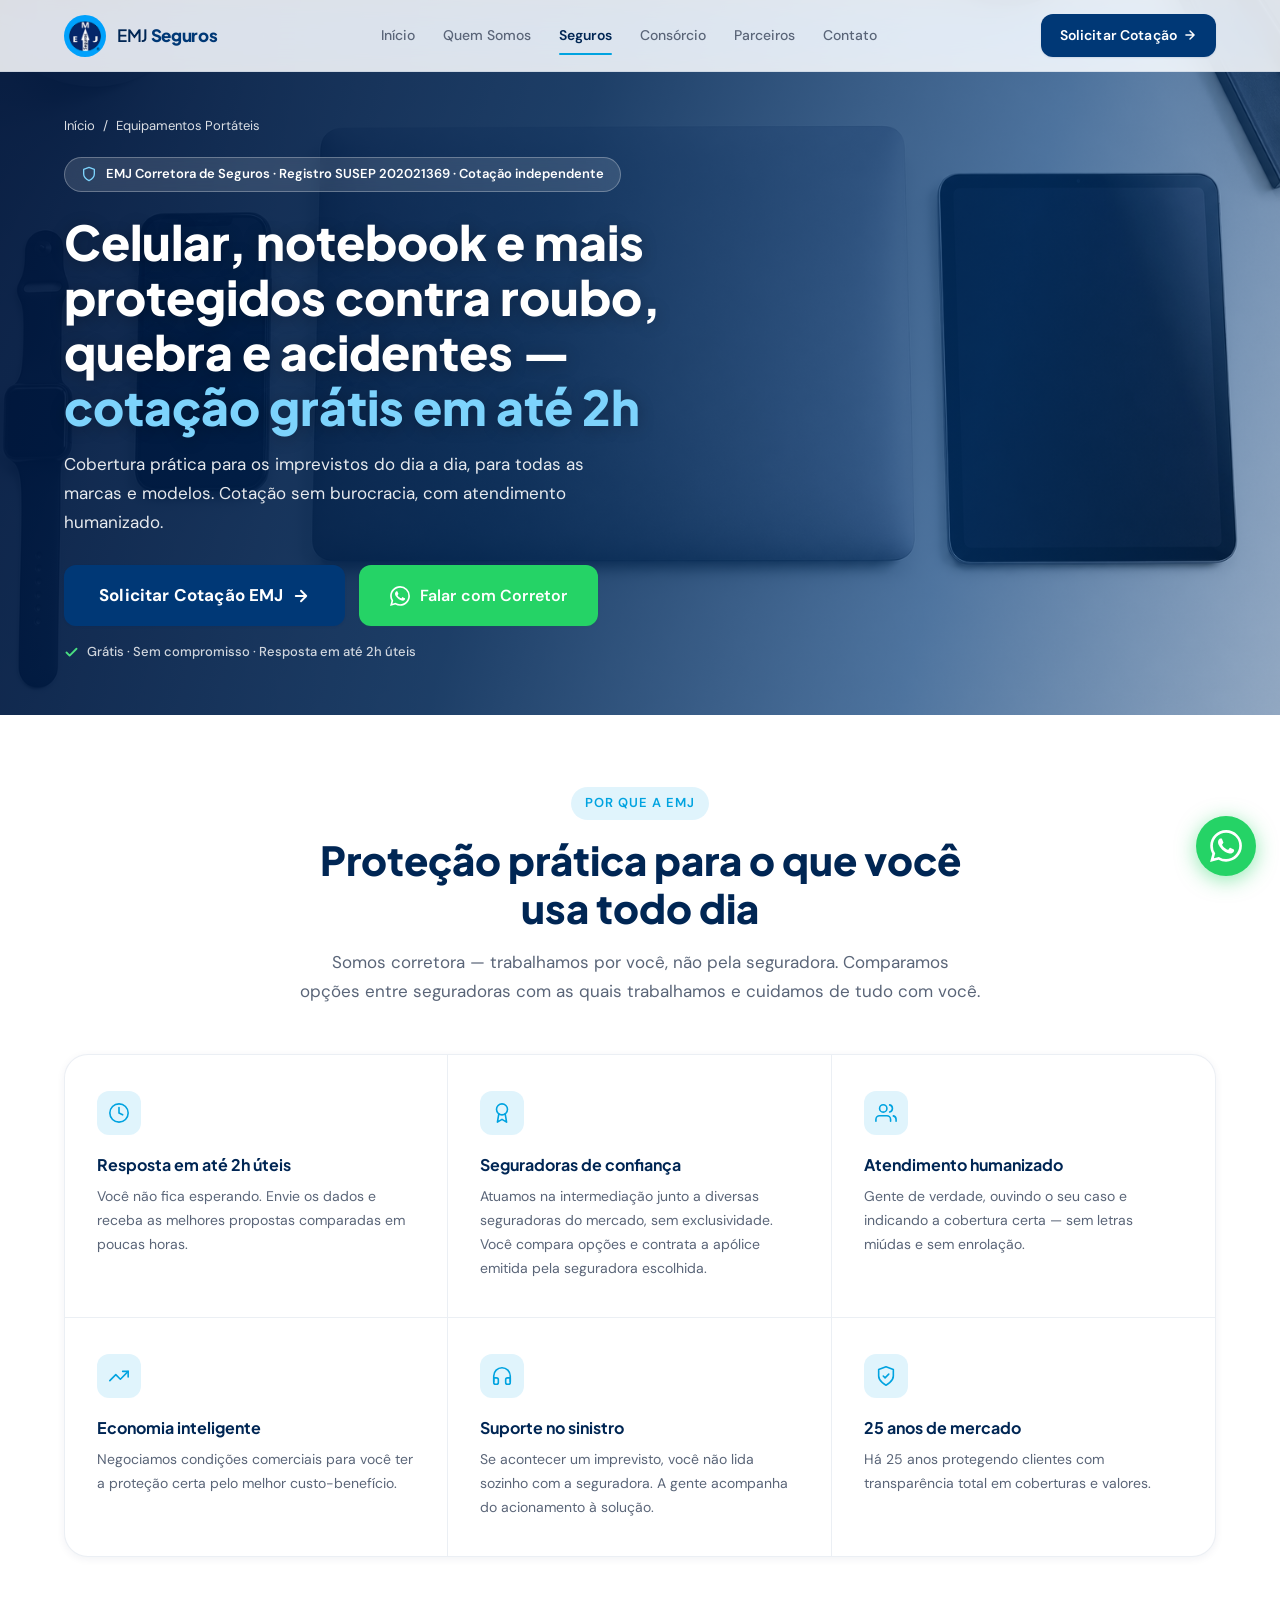
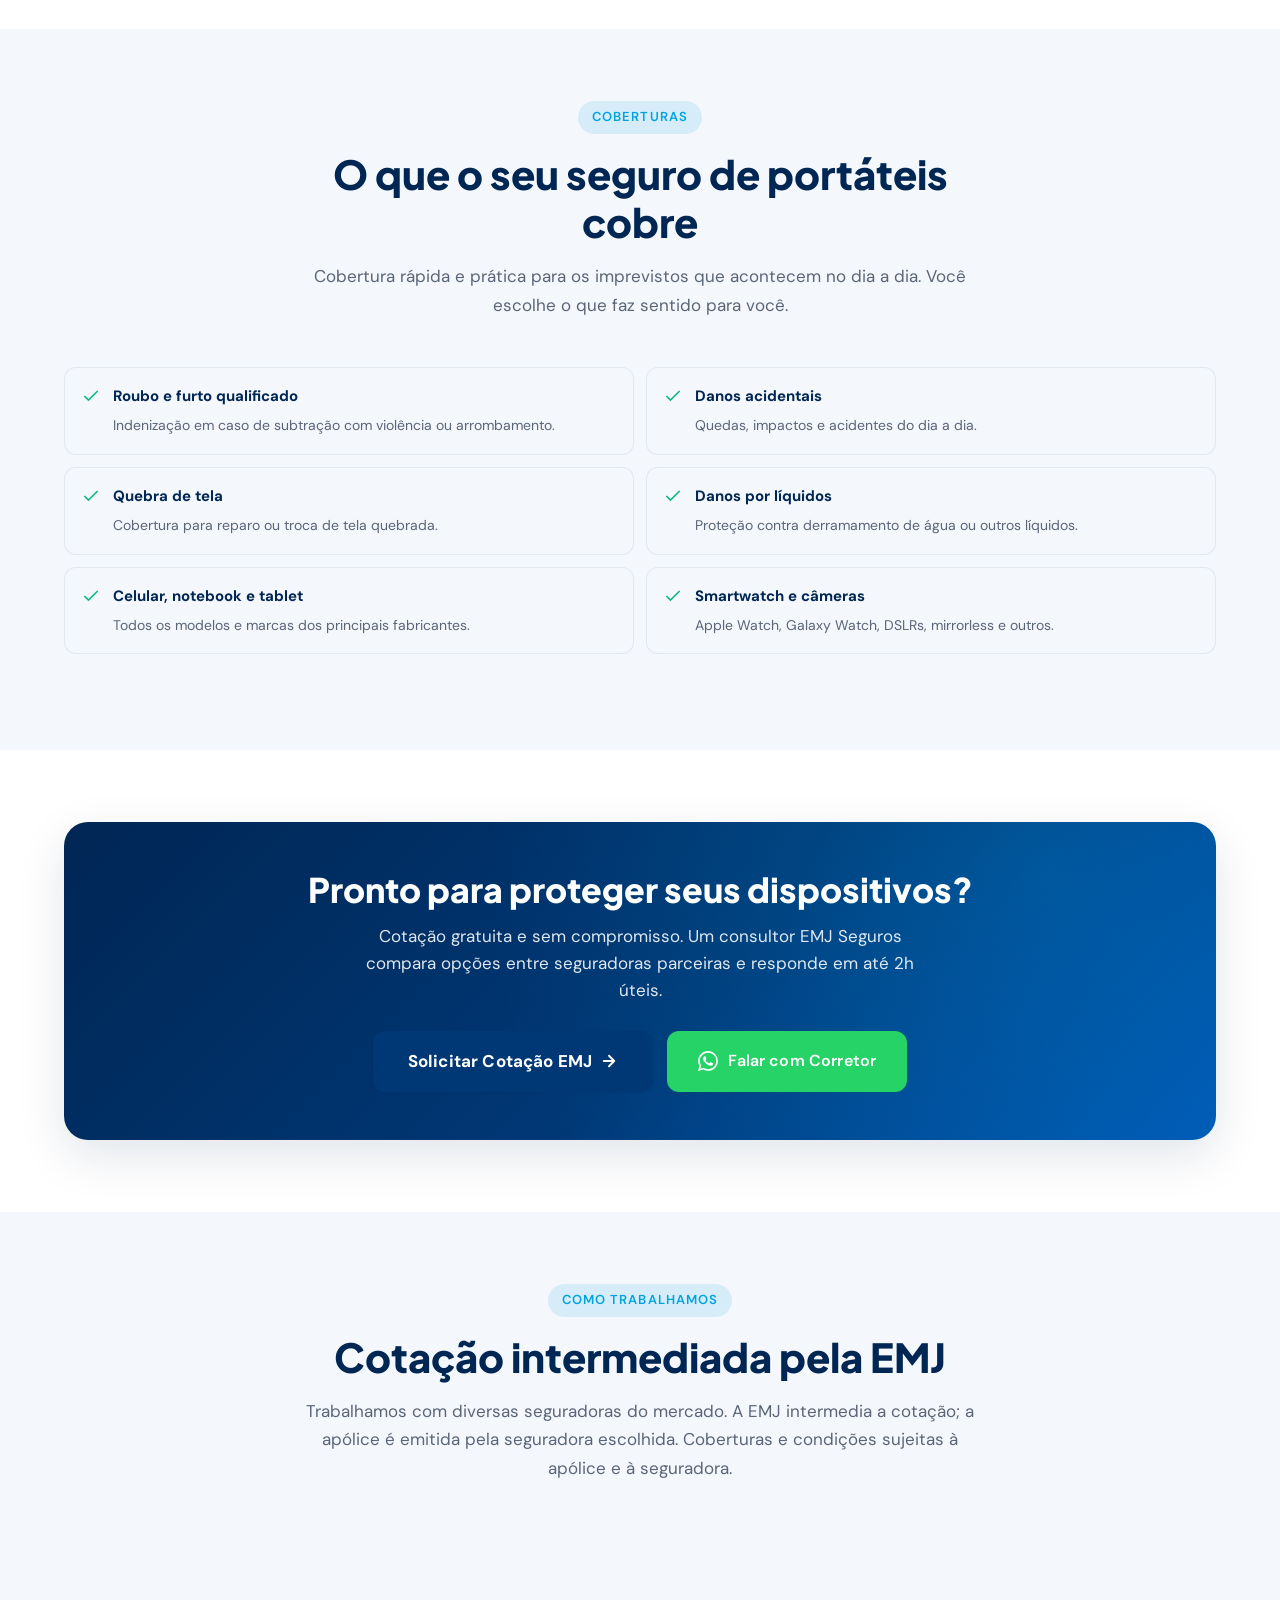
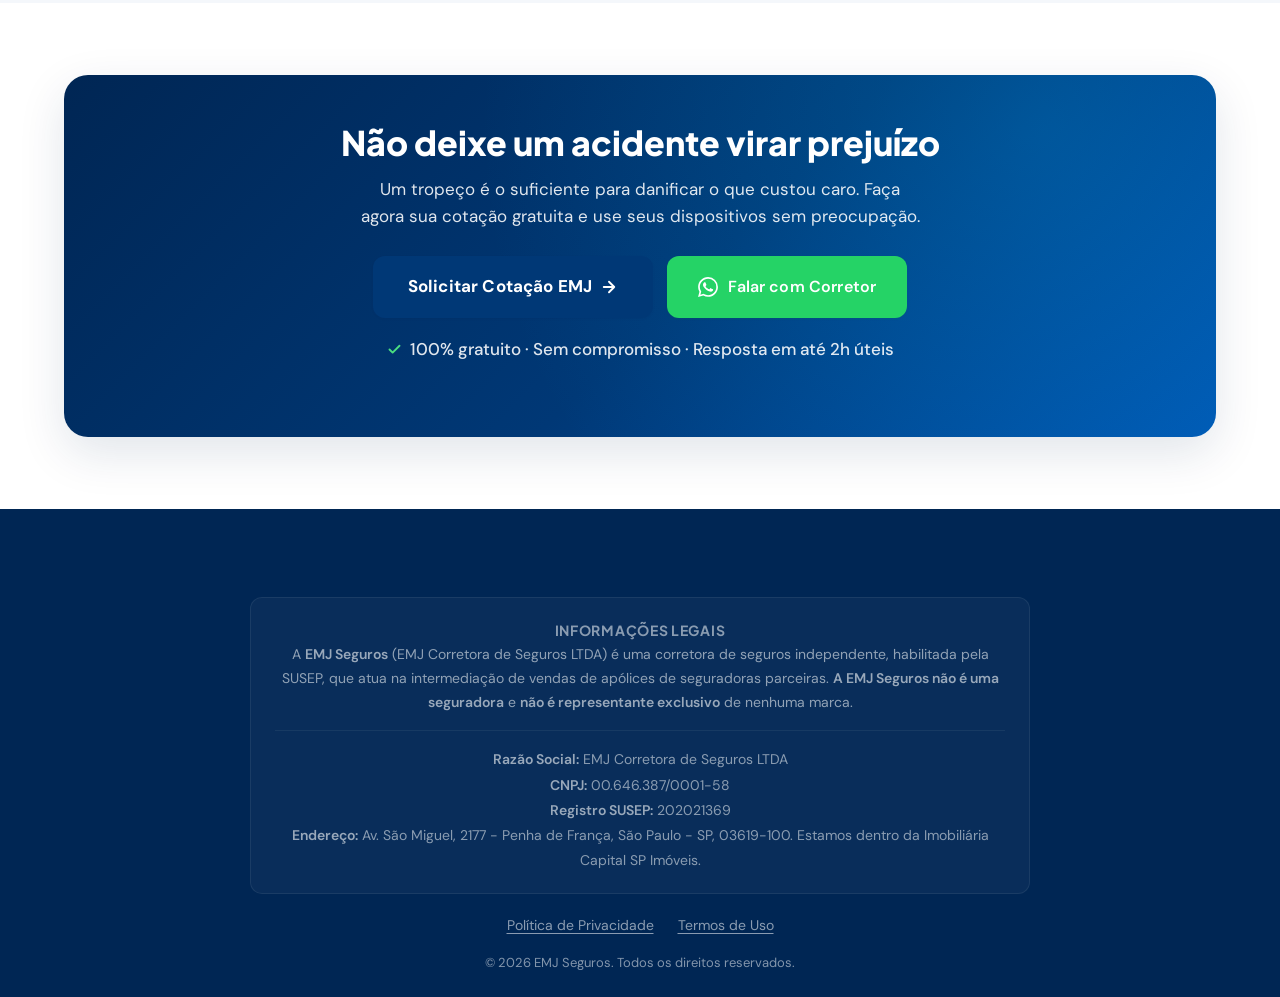
<file: pages/seguro-portateis.html>
﻿<!DOCTYPE html>
<html lang="pt-BR">
<head>
  <!-- Google Tag Manager -->
  <script>(function(w,d,s,l,i){w[l]=w[l]||[];w[l].push({'gtm.start':
  new Date().getTime(),event:'gtm.js'});var f=d.getElementsByTagName(s)[0],
  j=d.createElement(s),dl=l!='dataLayer'?'&l='+l:'';j.async=true;j.src=
  'https://www.googletagmanager.com/gtm.js?id='+i+dl;f.parentNode.insertBefore(j,f);
  })(window,document,'script','dataLayer','GTM-NVX8S3FD');</script>
  <!-- End Google Tag Manager -->
  <meta charset="UTF-8">
  <meta name="facebook-domain-verification" content="gk6uj9mu0l1y5x5geobx8sh2dipc2k" />
  <meta name="viewport" content="width=device-width, initial-scale=1.0">
  <meta name="description" content="Seguro de Equipamentos Portáteis EMJ Seguros — proteção para celular, notebook, tablet e smartwatch.">
  <title>Equipamentos Portáteis | EMJ Seguros</title>
  <link rel="stylesheet" href="../style.css">
  <link rel="icon" href="../assets/logo-emj.png" type="image/png">
  <!-- Google tag (gtag.js) -->
  <script async src="https://www.googletagmanager.com/gtag/js?id=G-F6EQVCPVZE"></script>
  <script>
    window.dataLayer = window.dataLayer || [];
    function gtag(){dataLayer.push(arguments);}
    gtag('js', new Date());

    gtag('config', 'G-F6EQVCPVZE');
    gtag('config', 'AW-740330480');

    function gtagSendEvent(url) {
      var callback = function () {
        if (typeof url !== 'undefined') {
          window.open(url, '_blank', 'noopener,noreferrer');
        }
      };
      gtag('event', 'conversion', {
        'send_to': 'AW-740330480',
        'event_callback': callback
      });
      return false;
    }
  </script>
  <!-- Meta Pixel Code -->
  <script>
  !function(f,b,e,v,n,t,s)
  {if(f.fbq)return;n=f.fbq=function(){n.callMethod?
  n.callMethod.apply(n,arguments):n.queue.push(arguments)};
  if(!f._fbq)f._fbq=n;n.push=n;n.loaded=!0;n.version='2.0';
  n.queue=[];t=b.createElement(e);t.async=!0;
  t.src=v;s=b.getElementsByTagName(e)[0];
  s.parentNode.insertBefore(t,s)}(window, document,'script',
  'https://connect.facebook.net/en_US/fbevents.js');
  fbq('init', '1026255446868443');
  fbq('track', 'PageView');
  </script>
  <noscript><img height="1" width="1" style="display:none"
  src="https://www.facebook.com/tr?id=1026255446868443&ev=PageView&noscript=1"
  /></noscript>
  <!-- End Meta Pixel Code -->
</head>
<body>
  <!-- Google Tag Manager (noscript) -->
  <noscript><iframe src="https://www.googletagmanager.com/ns.html?id=GTM-NVX8S3FD"
  height="0" width="0" style="display:none;visibility:hidden"></iframe></noscript>
  <!-- End Google Tag Manager (noscript) -->
  <header class="header scrolled"><div class="container header-inner">
    <a href="../index.html" class="logo">
      <div class="logo-frame"><img src="../assets/logo-emj.png" alt="EMJ Seguros" class="logo-img" width="46" height="46"></div>
      <span class="logo-text">EMJ <strong>Seguros</strong></span>
    </a>
    <div class="logo-divider" aria-hidden="true"></div>
    <nav class="nav"><a href="../index.html#inicio" class="nav-link">Início</a><a href="../index.html#quem-somos" class="nav-link">Quem Somos</a><a href="../index.html#seguros" class="nav-link active">Seguros</a><a href="../index.html#consorcio" class="nav-link">Consórcio</a><a href="../index.html#parceiros" class="nav-link">Parceiros</a><a href="../index.html#contato" class="nav-link">Contato</a><a href="../index.html#contato" class="btn btn-primary btn-sm btn-mobile-cta">Solicitar Cotação</a></nav>
    <a href="../index.html#contato" class="btn btn-primary btn-sm header-cta">Solicitar Cotação <svg width="14" height="14" viewBox="0 0 24 24" fill="none" stroke="currentColor" stroke-width="2.5" stroke-linecap="round" stroke-linejoin="round"><path d="M5 12h14M12 5l7 7-7 7"/></svg></a>
    <button class="menu-toggle" aria-label="Abrir menu" aria-expanded="false"><span></span><span></span><span></span></button>
  </div></header>

  <main>
    <!-- ══ HERO DE CONVERSÃO (above the fold) ══ -->
    <section class="lp-hero">
      <div class="lp-hero-bg" aria-hidden="true">
        <img src="../assets/prod-portateis.jpg" alt="" width="1600" height="1000" loading="eager" fetchpriority="high">
      </div>
      <div class="container">
       <div class="lp-hero-content">
        <nav class="lp-breadcrumb" aria-label="Você está aqui"><a href="../index.html">Início</a> / <span>Equipamentos Portáteis</span></nav>

        <div class="lp-badge">
          <svg width="16" height="16" viewBox="0 0 24 24" fill="none" stroke="currentColor" stroke-width="2" stroke-linecap="round" stroke-linejoin="round"><path d="M12 22s8-4 8-10V5l-8-3-8 3v7c0 6 8 10 8 10z"/></svg>
          EMJ Corretora de Seguros · Registro SUSEP 202021369 · Cotação independente
        </div>

        <h1>Celular, notebook e mais protegidos contra roubo, quebra e acidentes — <span>cotação grátis em até 2h</span></h1>

        <p class="lp-hero-sub">
          Cobertura prática para os imprevistos do dia a dia, para todas as marcas e modelos. Cotação sem burocracia, com atendimento humanizado.
        </p>

        <div class="lp-actions">
          <a href="../index.html#contato" class="btn btn-primary btn-cta-xl">
            Solicitar Cotação EMJ
            <svg width="18" height="18" viewBox="0 0 24 24" fill="none" stroke="currentColor" stroke-width="2.5" stroke-linecap="round" stroke-linejoin="round"><path d="M5 12h14M12 5l7 7-7 7"/></svg>
          </a>
          <!-- TODO: confirmar se este botão será wa.me direto ou JS tracking -->
          <a href="#" class="btn btn-whatsapp btn-lg" data-whatsapp="Olá! Gostaria de cotar Seguro de Equipamentos Portáteis.">
            <svg width="20" height="20" viewBox="0 0 24 24" fill="currentColor"><path d="M17.472 14.382c-.297-.149-1.758-.867-2.03-.967-.273-.099-.471-.148-.67.15-.197.297-.767.966-.94 1.164-.173.199-.347.223-.644.075-.297-.15-1.255-.463-2.39-1.475-.883-.788-1.48-1.761-1.653-2.059-.173-.297-.018-.458.13-.606.134-.133.298-.347.446-.52.149-.174.198-.298.298-.497.099-.198.05-.371-.025-.52-.075-.149-.669-1.612-.916-2.207-.242-.579-.487-.5-.669-.51-.173-.008-.371-.01-.57-.01-.198 0-.52.074-.792.372-.272.297-1.04 1.016-1.04 2.479 0 1.462 1.065 2.875 1.213 3.074.149.198 2.096 3.2 5.077 4.487.709.306 1.262.489 1.694.625.712.227 1.36.195 1.871.118.571-.085 1.758-.719 2.006-1.413.248-.694.248-1.289.173-1.413-.074-.124-.272-.198-.57-.347m-5.421 7.403h-.004a9.87 9.87 0 01-5.031-1.378l-.361-.214-3.741.982.998-3.648-.235-.374a9.86 9.86 0 01-1.51-5.26c.001-5.45 4.436-9.884 9.888-9.884 2.64 0 5.122 1.03 6.988 2.898a9.825 9.825 0 012.893 6.994c-.003 5.45-4.435 9.884-9.885 9.884m8.413-18.297A11.815 11.815 0 0012.05 0C5.495 0 .16 5.335.157 11.892c0 2.096.547 4.142 1.588 5.945L.057 24l6.305-1.654a11.882 11.882 0 005.683 1.448h.005c6.554 0 11.89-5.335 11.893-11.893a11.821 11.821 0 00-3.48-8.413z"/></svg>
            Falar com Corretor
          </a>
        </div>

        <p class="lp-cta-micro">
          <svg width="15" height="15" viewBox="0 0 24 24" fill="none" stroke="currentColor" stroke-width="3" stroke-linecap="round" stroke-linejoin="round"><polyline points="20 6 9 17 4 12"/></svg>
          Grátis · Sem compromisso · Resposta em até 2h úteis
        </p>
       </div>
      </div>
    </section>

    <!-- ══ POR QUE CONTRATAR ══ -->
    <section class="lp-section lp-section--white">
      <div class="container">
        <header class="lp-section-head reveal">
          <span class="section-tag">Por que a EMJ</span>
          <h2 class="section-title">Proteção prática para o que você usa todo dia</h2>
          <p class="section-subtitle">Somos corretora — trabalhamos por você, não pela seguradora. Comparamos opções entre seguradoras com as quais trabalhamos e cuidamos de tudo com você.</p>
        </header>
        <div class="diff-grid reveal">
          <article class="diff-item">
            <div class="diff-icon"><svg width="22" height="22" viewBox="0 0 24 24" fill="none" stroke="currentColor" stroke-width="1.75" stroke-linecap="round" stroke-linejoin="round"><circle cx="12" cy="12" r="10"/><polyline points="12 6 12 12 16 14"/></svg></div>
            <h3 class="diff-title">Resposta em até 2h úteis</h3>
            <p class="diff-text">Você não fica esperando. Envie os dados e receba as melhores propostas comparadas em poucas horas.</p>
          </article>
          <article class="diff-item">
            <div class="diff-icon"><svg width="22" height="22" viewBox="0 0 24 24" fill="none" stroke="currentColor" stroke-width="1.75" stroke-linecap="round" stroke-linejoin="round"><circle cx="12" cy="8" r="6"/><path d="M15.477 12.89 17 22l-5-3-5 3 1.523-9.11"/></svg></div>
            <h3 class="diff-title">Seguradoras de confiança</h3>
            <p class="diff-text">Atuamos na intermediação junto a diversas seguradoras do mercado, sem exclusividade. Você compara opções e contrata a apólice emitida pela seguradora escolhida.</p>
          </article>
          <article class="diff-item">
            <div class="diff-icon"><svg width="22" height="22" viewBox="0 0 24 24" fill="none" stroke="currentColor" stroke-width="1.75" stroke-linecap="round" stroke-linejoin="round"><path d="M17 21v-2a4 4 0 0 0-4-4H5a4 4 0 0 0-4 4v2"/><circle cx="9" cy="7" r="4"/><path d="M23 21v-2a4 4 0 0 0-3-3.87"/><path d="M16 3.13a4 4 0 0 1 0 7.75"/></svg></div>
            <h3 class="diff-title">Atendimento humanizado</h3>
            <p class="diff-text">Gente de verdade, ouvindo o seu caso e indicando a cobertura certa — sem letras miúdas e sem enrolação.</p>
          </article>
          <article class="diff-item">
            <div class="diff-icon"><svg width="22" height="22" viewBox="0 0 24 24" fill="none" stroke="currentColor" stroke-width="1.75" stroke-linecap="round" stroke-linejoin="round"><polyline points="22 7 13.5 15.5 8.5 10.5 2 17"/><polyline points="16 7 22 7 22 13"/></svg></div>
            <h3 class="diff-title">Economia inteligente</h3>
            <p class="diff-text">Negociamos condições comerciais para você ter a proteção certa pelo melhor custo-benefício.</p>
          </article>
          <article class="diff-item">
            <div class="diff-icon"><svg width="22" height="22" viewBox="0 0 24 24" fill="none" stroke="currentColor" stroke-width="1.75" stroke-linecap="round" stroke-linejoin="round"><path d="M3 18v-6a9 9 0 0 1 18 0v6"/><path d="M21 19a2 2 0 0 1-2 2h-1a2 2 0 0 1-2-2v-3a2 2 0 0 1 2-2h3zM3 19a2 2 0 0 0 2 2h1a2 2 0 0 0 2-2v-3a2 2 0 0 0-2-2H3z"/></svg></div>
            <h3 class="diff-title">Suporte no sinistro</h3>
            <p class="diff-text">Se acontecer um imprevisto, você não lida sozinho com a seguradora. A gente acompanha do acionamento à solução.</p>
          </article>
          <article class="diff-item">
            <div class="diff-icon"><svg width="22" height="22" viewBox="0 0 24 24" fill="none" stroke="currentColor" stroke-width="1.75" stroke-linecap="round" stroke-linejoin="round"><path d="M12 22s8-4 8-10V5l-8-3-8 3v7c0 6 8 10 8 10z"/><polyline points="9 12 11 14 15 10"/></svg></div>
            <h3 class="diff-title">25 anos de mercado</h3>
            <p class="diff-text">Há 25 anos protegendo clientes com transparência total em coberturas e valores.</p>
          </article>
        </div>
      </div>
    </section>

    <!-- ══ COBERTURAS PRINCIPAIS ══ -->
    <section class="lp-section">
      <div class="container">
        <header class="lp-section-head reveal">
          <span class="section-tag">Coberturas</span>
          <h2 class="section-title">O que o seu seguro de portáteis cobre</h2>
          <p class="section-subtitle">Cobertura rápida e prática para os imprevistos que acontecem no dia a dia. Você escolhe o que faz sentido para você.</p>
        </header>
        <ul class="coverage-list coverage-list--2col reveal">
          <li class="coverage-item"><svg width="20" height="20" viewBox="0 0 24 24" fill="none" stroke="currentColor" stroke-width="2"><polyline points="20 6 9 17 4 12"/></svg><div><strong>Roubo e furto qualificado</strong><span>Indenização em caso de subtração com violência ou arrombamento.</span></div></li>
          <li class="coverage-item"><svg width="20" height="20" viewBox="0 0 24 24" fill="none" stroke="currentColor" stroke-width="2"><polyline points="20 6 9 17 4 12"/></svg><div><strong>Danos acidentais</strong><span>Quedas, impactos e acidentes do dia a dia.</span></div></li>
          <li class="coverage-item"><svg width="20" height="20" viewBox="0 0 24 24" fill="none" stroke="currentColor" stroke-width="2"><polyline points="20 6 9 17 4 12"/></svg><div><strong>Quebra de tela</strong><span>Cobertura para reparo ou troca de tela quebrada.</span></div></li>
          <li class="coverage-item"><svg width="20" height="20" viewBox="0 0 24 24" fill="none" stroke="currentColor" stroke-width="2"><polyline points="20 6 9 17 4 12"/></svg><div><strong>Danos por líquidos</strong><span>Proteção contra derramamento de água ou outros líquidos.</span></div></li>
          <li class="coverage-item"><svg width="20" height="20" viewBox="0 0 24 24" fill="none" stroke="currentColor" stroke-width="2"><polyline points="20 6 9 17 4 12"/></svg><div><strong>Celular, notebook e tablet</strong><span>Todos os modelos e marcas dos principais fabricantes.</span></div></li>
          <li class="coverage-item"><svg width="20" height="20" viewBox="0 0 24 24" fill="none" stroke="currentColor" stroke-width="2"><polyline points="20 6 9 17 4 12"/></svg><div><strong>Smartwatch e câmeras</strong><span>Apple Watch, Galaxy Watch, DSLRs, mirrorless e outros.</span></div></li>
        </ul>
      </div>
    </section>

    <!-- ══ CTA INTERMEDIÁRIO ══ -->
    <section class="lp-section lp-section--white">
      <div class="container">
        <div class="lp-cta-band reveal">
          <h2>Pronto para proteger seus dispositivos?</h2>
          <p>Cotação gratuita e sem compromisso. Um consultor EMJ Seguros compara opções entre seguradoras parceiras e responde em até 2h úteis.</p>
          <div class="lp-actions">
            <a href="../index.html#contato" class="btn btn-primary btn-cta-xl">
            Solicitar Cotação EMJ
            <svg width="18" height="18" viewBox="0 0 24 24" fill="none" stroke="currentColor" stroke-width="2.5" stroke-linecap="round" stroke-linejoin="round"><path d="M5 12h14M12 5l7 7-7 7"/></svg>
          </a>
            <!-- TODO: confirmar se este botão será wa.me direto ou JS tracking -->
            <a href="#" class="btn btn-whatsapp btn-lg" data-whatsapp="Olá! Gostaria de cotar Seguro de Equipamentos Portáteis.">
              <svg width="20" height="20" viewBox="0 0 24 24" fill="currentColor"><path d="M17.472 14.382c-.297-.149-1.758-.867-2.03-.967-.273-.099-.471-.148-.67.15-.197.297-.767.966-.94 1.164-.173.199-.347.223-.644.075-.297-.15-1.255-.463-2.39-1.475-.883-.788-1.48-1.761-1.653-2.059-.173-.297-.018-.458.13-.606.134-.133.298-.347.446-.52.149-.174.198-.298.298-.497.099-.198.05-.371-.025-.52-.075-.149-.669-1.612-.916-2.207-.242-.579-.487-.5-.669-.51-.173-.008-.371-.01-.57-.01-.198 0-.52.074-.792.372-.272.297-1.04 1.016-1.04 2.479 0 1.462 1.065 2.875 1.213 3.074.149.198 2.096 3.2 5.077 4.487.709.306 1.262.489 1.694.625.712.227 1.36.195 1.871.118.571-.085 1.758-.719 2.006-1.413.248-.694.248-1.289.173-1.413-.074-.124-.272-.198-.57-.347m-5.421 7.403h-.004a9.87 9.87 0 01-5.031-1.378l-.361-.214-3.741.982.998-3.648-.235-.374a9.86 9.86 0 01-1.51-5.26c.001-5.45 4.436-9.884 9.888-9.884 2.64 0 5.122 1.03 6.988 2.898a9.825 9.825 0 012.893 6.994c-.003 5.45-4.435 9.884-9.885 9.884m8.413-18.297A11.815 11.815 0 0012.05 0C5.495 0 .16 5.335.157 11.892c0 2.096.547 4.142 1.588 5.945L.057 24l6.305-1.654a11.882 11.882 0 005.683 1.448h.005c6.554 0 11.89-5.335 11.893-11.893a11.821 11.821 0 00-3.48-8.413z"/></svg>
              Falar com Corretor
            </a>
          </div>
        </div>
      </div>
    </section>

    <!-- ══ INTERMEDIAÇÃO ══ -->
    <section class="lp-section">
      <div class="container">
        <header class="lp-section-head reveal">
          <span class="section-tag">Como trabalhamos</span>
          <h2 class="section-title">Cotação intermediada pela EMJ</h2>
          <p class="section-subtitle">Trabalhamos com diversas seguradoras do mercado. A EMJ intermedia a cotação; a apólice é emitida pela seguradora escolhida. Coberturas e condições sujeitas à apólice e à seguradora.</p>
        </header>
      </div>
    </section>

    <!-- ══ CTA FINAL ══ -->
    <section class="lp-section lp-section--white">
      <div class="container">
        <div class="lp-cta-band reveal">
          <h2>Não deixe um acidente virar prejuízo</h2>
          <p>Um tropeço é o suficiente para danificar o que custou caro. Faça agora sua cotação gratuita e use seus dispositivos sem preocupação.</p>
          <div class="lp-actions">
            <a href="../index.html#contato" class="btn btn-primary btn-cta-xl">
            Solicitar Cotação EMJ
            <svg width="18" height="18" viewBox="0 0 24 24" fill="none" stroke="currentColor" stroke-width="2.5" stroke-linecap="round" stroke-linejoin="round"><path d="M5 12h14M12 5l7 7-7 7"/></svg>
          </a>
            <!-- TODO: confirmar se este botão será wa.me direto ou JS tracking -->
            <a href="#" class="btn btn-whatsapp btn-lg" data-whatsapp="Olá! Gostaria de cotar Seguro de Equipamentos Portáteis.">
              <svg width="20" height="20" viewBox="0 0 24 24" fill="currentColor"><path d="M17.472 14.382c-.297-.149-1.758-.867-2.03-.967-.273-.099-.471-.148-.67.15-.197.297-.767.966-.94 1.164-.173.199-.347.223-.644.075-.297-.15-1.255-.463-2.39-1.475-.883-.788-1.48-1.761-1.653-2.059-.173-.297-.018-.458.13-.606.134-.133.298-.347.446-.52.149-.174.198-.298.298-.497.099-.198.05-.371-.025-.52-.075-.149-.669-1.612-.916-2.207-.242-.579-.487-.5-.669-.51-.173-.008-.371-.01-.57-.01-.198 0-.52.074-.792.372-.272.297-1.04 1.016-1.04 2.479 0 1.462 1.065 2.875 1.213 3.074.149.198 2.096 3.2 5.077 4.487.709.306 1.262.489 1.694.625.712.227 1.36.195 1.871.118.571-.085 1.758-.719 2.006-1.413.248-.694.248-1.289.173-1.413-.074-.124-.272-.198-.57-.347m-5.421 7.403h-.004a9.87 9.87 0 01-5.031-1.378l-.361-.214-3.741.982.998-3.648-.235-.374a9.86 9.86 0 01-1.51-5.26c.001-5.45 4.436-9.884 9.888-9.884 2.64 0 5.122 1.03 6.988 2.898a9.825 9.825 0 012.893 6.994c-.003 5.45-4.435 9.884-9.885 9.884m8.413-18.297A11.815 11.815 0 0012.05 0C5.495 0 .16 5.335.157 11.892c0 2.096.547 4.142 1.588 5.945L.057 24l6.305-1.654a11.882 11.882 0 005.683 1.448h.005c6.554 0 11.89-5.335 11.893-11.893a11.821 11.821 0 00-3.48-8.413z"/></svg>
              Falar com Corretor
            </a>
          </div>
          <p class="lp-cta-micro">
            <svg width="15" height="15" viewBox="0 0 24 24" fill="none" stroke="currentColor" stroke-width="3" stroke-linecap="round" stroke-linejoin="round"><polyline points="20 6 9 17 4 12"/></svg>
            100% gratuito · Sem compromisso · Resposta em até 2h úteis
          </p>
        </div>
      </div>
    </section>
  </main>

  <footer class="footer"><div class="container"><div class="footer-bottom"><div class="footer-legal"><p class="footer-legal-title">Informações Legais</p><p class="footer-legal-disclaimer">A <strong>EMJ Seguros</strong> (EMJ Corretora de Seguros LTDA) é uma corretora de seguros independente, habilitada pela SUSEP, que atua na intermediação de vendas de apólices de seguradoras parceiras. <strong>A EMJ Seguros não é uma seguradora</strong> e <strong>não é representante exclusivo</strong> de nenhuma marca.</p><p><strong>Razão Social:</strong> EMJ Corretora de Seguros LTDA</p><p><strong>CNPJ:</strong> 00.646.387/0001-58</p><p><strong>Registro SUSEP:</strong> 202021369</p>
          <p><strong>Endereço:</strong> Av. São Miguel, 2177 - Penha de França, São Paulo - SP, 03619-100. Estamos dentro da Imobiliária Capital SP Imóveis.</p></div><nav class="footer-policies" aria-label="Políticas do site"><a href="politica-de-privacidade.html">Política de Privacidade</a><a href="termos-de-uso.html">Termos de Uso</a></nav><p>© 2026 EMJ Seguros. Todos os direitos reservados.</p></div></div></footer>

  <a href="#" class="whatsapp-float" aria-label="WhatsApp"><svg viewBox="0 0 24 24" fill="white" xmlns="http://www.w3.org/2000/svg"><path d="M17.472 14.382c-.297-.149-1.758-.867-2.03-.967-.273-.099-.471-.148-.67.15-.197.297-.767.966-.94 1.164-.173.199-.347.223-.644.075-.297-.15-1.255-.463-2.39-1.475-.883-.788-1.48-1.761-1.653-2.059-.173-.297-.018-.458.13-.606.134-.133.298-.347.446-.52.149-.174.198-.298.298-.497.099-.198.05-.371-.025-.52-.075-.149-.669-1.612-.916-2.207-.242-.579-.487-.5-.669-.51-.173-.008-.371-.01-.57-.01-.198 0-.52.074-.792.372-.272.297-1.04 1.016-1.04 2.479 0 1.462 1.065 2.875 1.213 3.074.149.198 2.096 3.2 5.077 4.487.709.306 1.262.489 1.694.625.712.227 1.36.195 1.871.118.571-.085 1.758-.719 2.006-1.413.248-.694.248-1.289.173-1.413-.074-.124-.272-.198-.57-.347m-5.421 7.403h-.004a9.87 9.87 0 01-5.031-1.378l-.361-.214-3.741.982.998-3.648-.235-.374a9.86 9.86 0 01-1.51-5.26c.001-5.45 4.436-9.884 9.888-9.884 2.64 0 5.122 1.03 6.988 2.898a9.825 9.825 0 012.893 6.994c-.003 5.45-4.435 9.884-9.885 9.884m8.413-18.297A11.815 11.815 0 0012.05 0C5.495 0 .16 5.335.157 11.892c0 2.096.547 4.142 1.588 5.945L.057 24l6.305-1.654a11.882 11.882 0 005.683 1.448h.005c6.554 0 11.89-5.335 11.893-11.893a11.821 11.821 0 00-3.48-8.413z"/></svg></a>
  <script src="../script.js"></script>
</body>
</html>
</file>
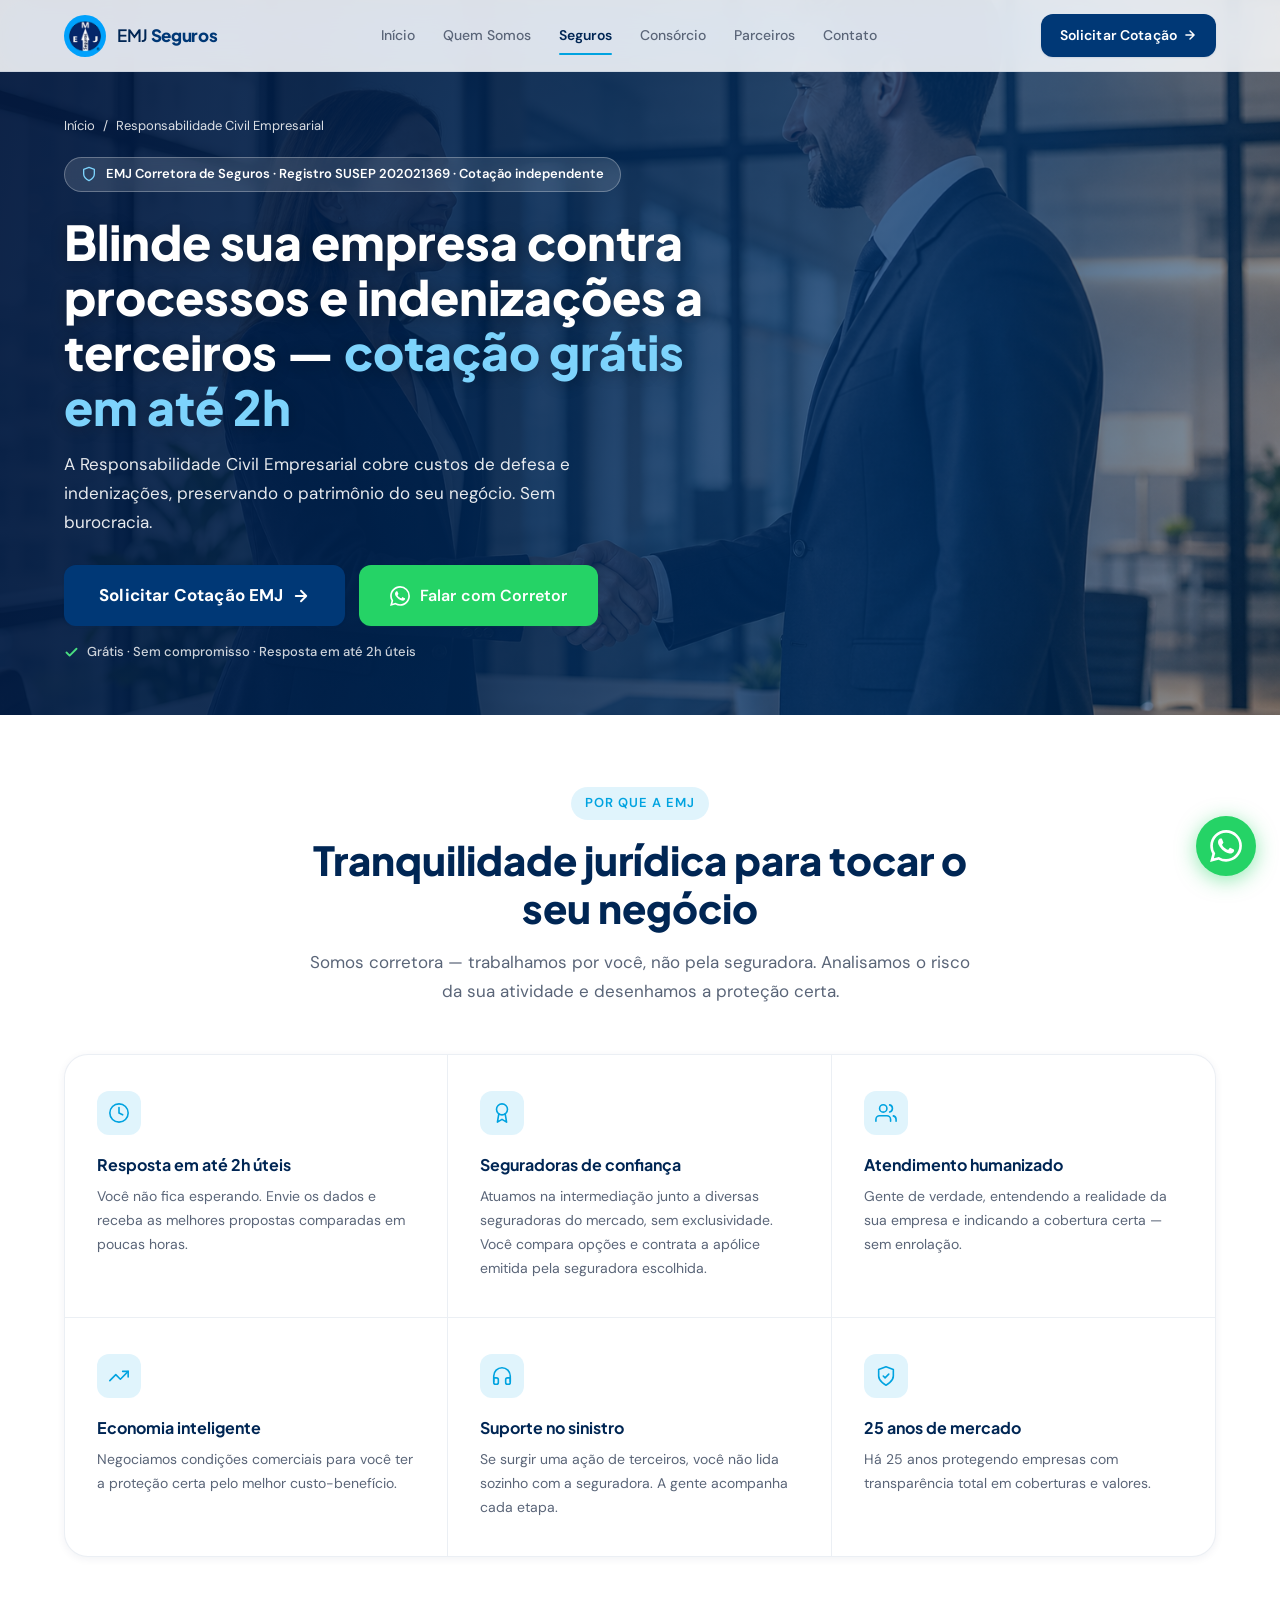
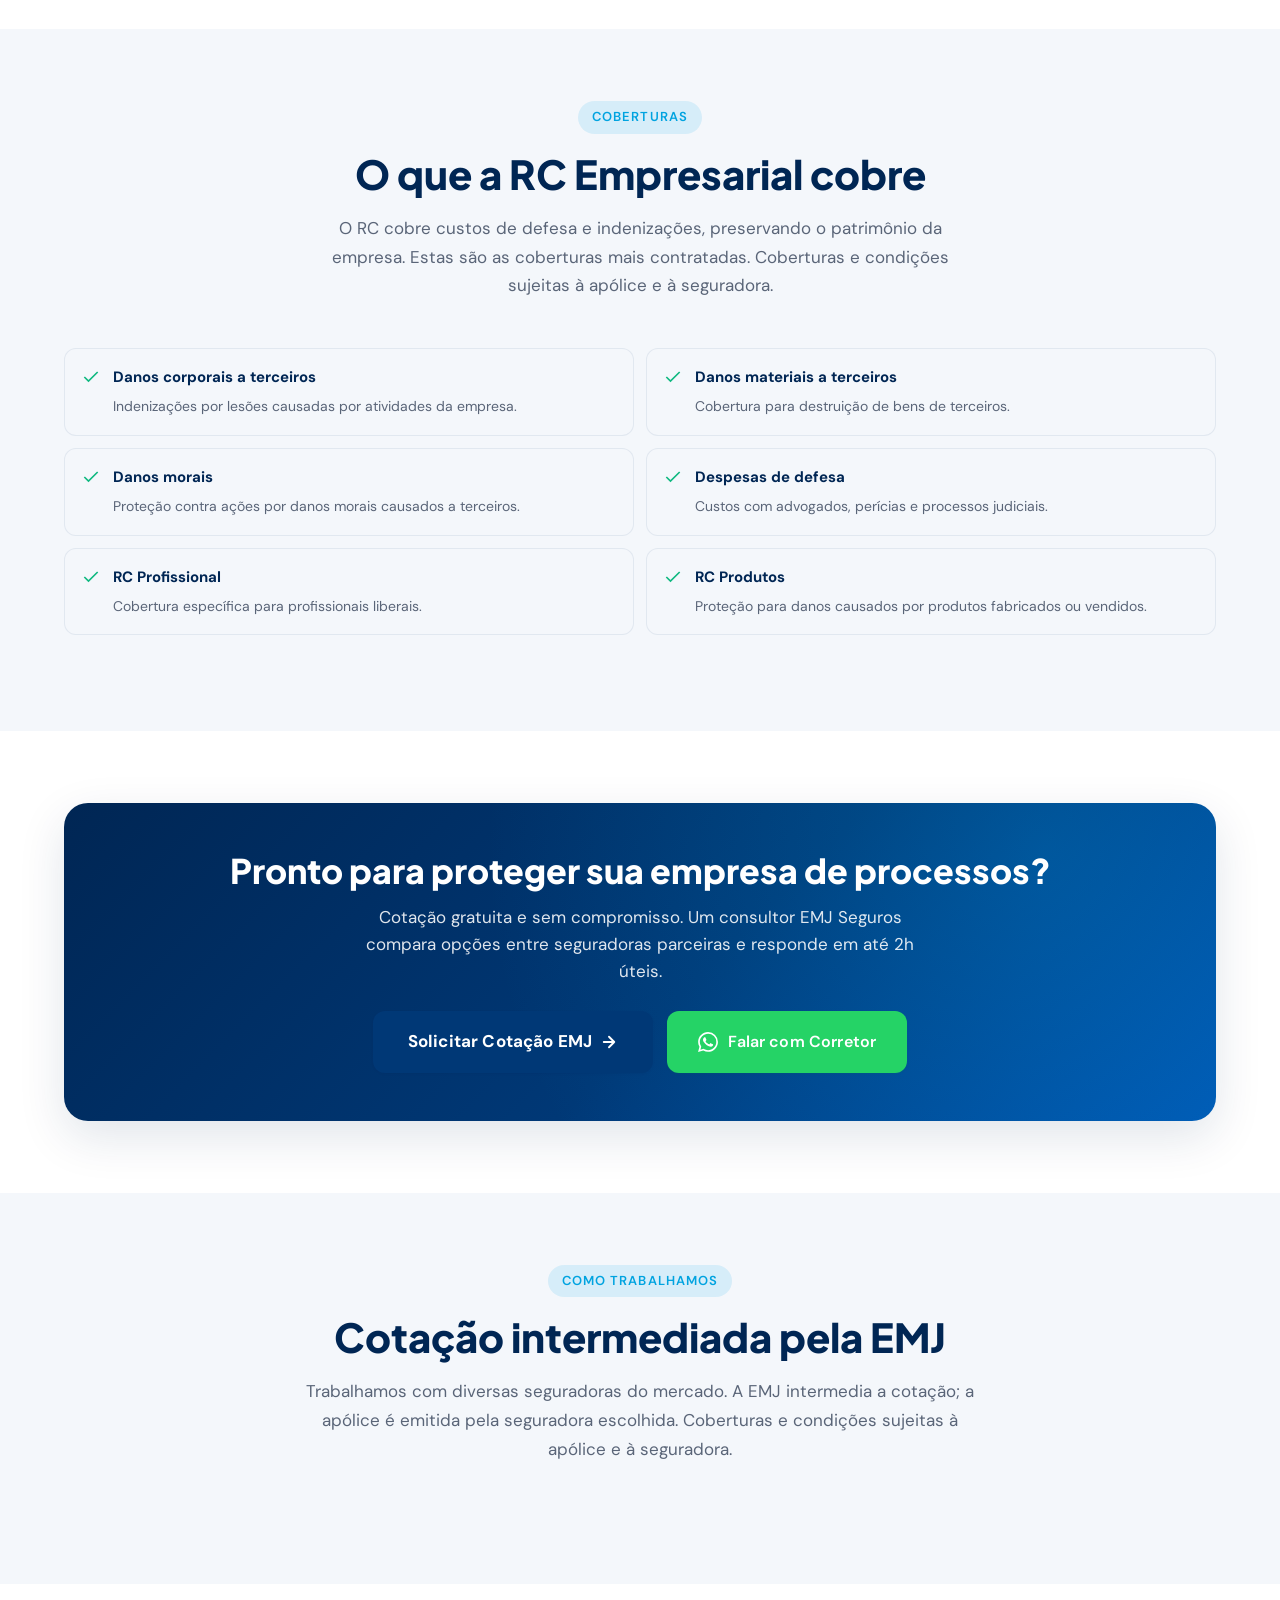
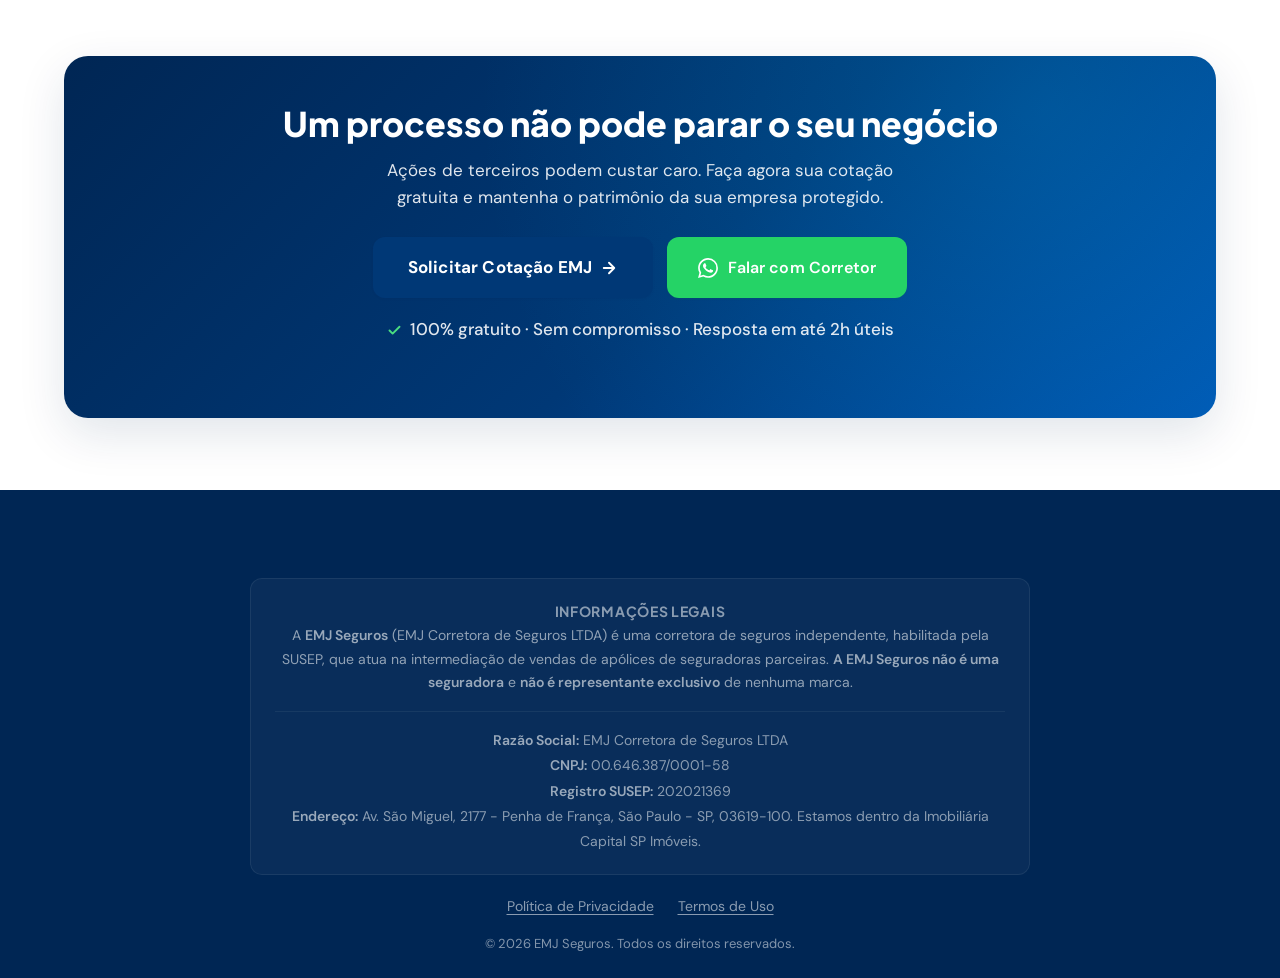
<file: pages/seguro-rc.html>
﻿<!DOCTYPE html>
<html lang="pt-BR">
<head>
  <!-- Google Tag Manager -->
  <script>(function(w,d,s,l,i){w[l]=w[l]||[];w[l].push({'gtm.start':
  new Date().getTime(),event:'gtm.js'});var f=d.getElementsByTagName(s)[0],
  j=d.createElement(s),dl=l!='dataLayer'?'&l='+l:'';j.async=true;j.src=
  'https://www.googletagmanager.com/gtm.js?id='+i+dl;f.parentNode.insertBefore(j,f);
  })(window,document,'script','dataLayer','GTM-NVX8S3FD');</script>
  <!-- End Google Tag Manager -->
  <meta charset="UTF-8">
  <meta name="facebook-domain-verification" content="gk6uj9mu0l1y5x5geobx8sh2dipc2k" />
  <meta name="viewport" content="width=device-width, initial-scale=1.0">
  <meta name="description" content="RC Empresarial EMJ Seguros — proteção jurídica e financeira contra danos a terceiros.">
  <title>Responsabilidade Civil Empresarial | EMJ Seguros</title>
  <link rel="stylesheet" href="../style.css">
  <link rel="icon" href="../assets/logo-emj.png" type="image/png">
  <!-- Google tag (gtag.js) -->
  <script async src="https://www.googletagmanager.com/gtag/js?id=G-F6EQVCPVZE"></script>
  <script>
    window.dataLayer = window.dataLayer || [];
    function gtag(){dataLayer.push(arguments);}
    gtag('js', new Date());

    gtag('config', 'G-F6EQVCPVZE');
    gtag('config', 'AW-740330480');

    function gtagSendEvent(url) {
      var callback = function () {
        if (typeof url !== 'undefined') {
          window.open(url, '_blank', 'noopener,noreferrer');
        }
      };
      gtag('event', 'conversion', {
        'send_to': 'AW-740330480',
        'event_callback': callback
      });
      return false;
    }
  </script>
  <!-- Meta Pixel Code -->
  <script>
  !function(f,b,e,v,n,t,s)
  {if(f.fbq)return;n=f.fbq=function(){n.callMethod?
  n.callMethod.apply(n,arguments):n.queue.push(arguments)};
  if(!f._fbq)f._fbq=n;n.push=n;n.loaded=!0;n.version='2.0';
  n.queue=[];t=b.createElement(e);t.async=!0;
  t.src=v;s=b.getElementsByTagName(e)[0];
  s.parentNode.insertBefore(t,s)}(window, document,'script',
  'https://connect.facebook.net/en_US/fbevents.js');
  fbq('init', '1026255446868443');
  fbq('track', 'PageView');
  </script>
  <noscript><img height="1" width="1" style="display:none"
  src="https://www.facebook.com/tr?id=1026255446868443&ev=PageView&noscript=1"
  /></noscript>
  <!-- End Meta Pixel Code -->
</head>
<body>
  <!-- Google Tag Manager (noscript) -->
  <noscript><iframe src="https://www.googletagmanager.com/ns.html?id=GTM-NVX8S3FD"
  height="0" width="0" style="display:none;visibility:hidden"></iframe></noscript>
  <!-- End Google Tag Manager (noscript) -->
  <header class="header scrolled"><div class="container header-inner">
    <a href="../index.html" class="logo">
      <div class="logo-frame"><img src="../assets/logo-emj.png" alt="EMJ Seguros" class="logo-img" width="46" height="46"></div>
      <span class="logo-text">EMJ <strong>Seguros</strong></span>
    </a>
    <div class="logo-divider" aria-hidden="true"></div>
    <nav class="nav"><a href="../index.html#inicio" class="nav-link">Início</a><a href="../index.html#quem-somos" class="nav-link">Quem Somos</a><a href="../index.html#seguros" class="nav-link active">Seguros</a><a href="../index.html#consorcio" class="nav-link">Consórcio</a><a href="../index.html#parceiros" class="nav-link">Parceiros</a><a href="../index.html#contato" class="nav-link">Contato</a><a href="../index.html#contato" class="btn btn-primary btn-sm btn-mobile-cta">Solicitar Cotação</a></nav>
    <a href="../index.html#contato" class="btn btn-primary btn-sm header-cta">Solicitar Cotação <svg width="14" height="14" viewBox="0 0 24 24" fill="none" stroke="currentColor" stroke-width="2.5" stroke-linecap="round" stroke-linejoin="round"><path d="M5 12h14M12 5l7 7-7 7"/></svg></a>
    <button class="menu-toggle" aria-label="Abrir menu" aria-expanded="false"><span></span><span></span><span></span></button>
  </div></header>

  <main>
    <!-- ══ HERO DE CONVERSÃO (above the fold) ══ -->
    <section class="lp-hero">
      <div class="lp-hero-bg" aria-hidden="true">
        <img src="../assets/prod-rc.jpg" alt="" width="1600" height="1000" loading="eager" fetchpriority="high">
      </div>
      <div class="container">
       <div class="lp-hero-content">
        <nav class="lp-breadcrumb" aria-label="Você está aqui"><a href="../index.html">Início</a> / <span>Responsabilidade Civil Empresarial</span></nav>

        <div class="lp-badge">
          <svg width="16" height="16" viewBox="0 0 24 24" fill="none" stroke="currentColor" stroke-width="2" stroke-linecap="round" stroke-linejoin="round"><path d="M12 22s8-4 8-10V5l-8-3-8 3v7c0 6 8 10 8 10z"/></svg>
          EMJ Corretora de Seguros · Registro SUSEP 202021369 · Cotação independente
        </div>

        <h1>Blinde sua empresa contra processos e indenizações a terceiros — <span>cotação grátis em até 2h</span></h1>

        <p class="lp-hero-sub">
          A Responsabilidade Civil Empresarial cobre custos de defesa e indenizações, preservando o patrimônio do seu negócio. Sem burocracia.
        </p>

        <div class="lp-actions">
          <a href="../index.html#contato" class="btn btn-primary btn-cta-xl">
            Solicitar Cotação EMJ
            <svg width="18" height="18" viewBox="0 0 24 24" fill="none" stroke="currentColor" stroke-width="2.5" stroke-linecap="round" stroke-linejoin="round"><path d="M5 12h14M12 5l7 7-7 7"/></svg>
          </a>
          <!-- TODO: confirmar se este botão será wa.me direto ou JS tracking -->
          <a href="#" class="btn btn-whatsapp btn-lg" data-whatsapp="Olá! Gostaria de cotar RC Empresarial.">
            <svg width="20" height="20" viewBox="0 0 24 24" fill="currentColor"><path d="M17.472 14.382c-.297-.149-1.758-.867-2.03-.967-.273-.099-.471-.148-.67.15-.197.297-.767.966-.94 1.164-.173.199-.347.223-.644.075-.297-.15-1.255-.463-2.39-1.475-.883-.788-1.48-1.761-1.653-2.059-.173-.297-.018-.458.13-.606.134-.133.298-.347.446-.52.149-.174.198-.298.298-.497.099-.198.05-.371-.025-.52-.075-.149-.669-1.612-.916-2.207-.242-.579-.487-.5-.669-.51-.173-.008-.371-.01-.57-.01-.198 0-.52.074-.792.372-.272.297-1.04 1.016-1.04 2.479 0 1.462 1.065 2.875 1.213 3.074.149.198 2.096 3.2 5.077 4.487.709.306 1.262.489 1.694.625.712.227 1.36.195 1.871.118.571-.085 1.758-.719 2.006-1.413.248-.694.248-1.289.173-1.413-.074-.124-.272-.198-.57-.347m-5.421 7.403h-.004a9.87 9.87 0 01-5.031-1.378l-.361-.214-3.741.982.998-3.648-.235-.374a9.86 9.86 0 01-1.51-5.26c.001-5.45 4.436-9.884 9.888-9.884 2.64 0 5.122 1.03 6.988 2.898a9.825 9.825 0 012.893 6.994c-.003 5.45-4.435 9.884-9.885 9.884m8.413-18.297A11.815 11.815 0 0012.05 0C5.495 0 .16 5.335.157 11.892c0 2.096.547 4.142 1.588 5.945L.057 24l6.305-1.654a11.882 11.882 0 005.683 1.448h.005c6.554 0 11.89-5.335 11.893-11.893a11.821 11.821 0 00-3.48-8.413z"/></svg>
            Falar com Corretor
          </a>
        </div>

        <p class="lp-cta-micro">
          <svg width="15" height="15" viewBox="0 0 24 24" fill="none" stroke="currentColor" stroke-width="3" stroke-linecap="round" stroke-linejoin="round"><polyline points="20 6 9 17 4 12"/></svg>
          Grátis · Sem compromisso · Resposta em até 2h úteis
        </p>
       </div>
      </div>
    </section>

    <!-- ══ POR QUE CONTRATAR ══ -->
    <section class="lp-section lp-section--white">
      <div class="container">
        <header class="lp-section-head reveal">
          <span class="section-tag">Por que a EMJ</span>
          <h2 class="section-title">Tranquilidade jurídica para tocar o seu negócio</h2>
          <p class="section-subtitle">Somos corretora — trabalhamos por você, não pela seguradora. Analisamos o risco da sua atividade e desenhamos a proteção certa.</p>
        </header>
        <div class="diff-grid reveal">
          <article class="diff-item">
            <div class="diff-icon"><svg width="22" height="22" viewBox="0 0 24 24" fill="none" stroke="currentColor" stroke-width="1.75" stroke-linecap="round" stroke-linejoin="round"><circle cx="12" cy="12" r="10"/><polyline points="12 6 12 12 16 14"/></svg></div>
            <h3 class="diff-title">Resposta em até 2h úteis</h3>
            <p class="diff-text">Você não fica esperando. Envie os dados e receba as melhores propostas comparadas em poucas horas.</p>
          </article>
          <article class="diff-item">
            <div class="diff-icon"><svg width="22" height="22" viewBox="0 0 24 24" fill="none" stroke="currentColor" stroke-width="1.75" stroke-linecap="round" stroke-linejoin="round"><circle cx="12" cy="8" r="6"/><path d="M15.477 12.89 17 22l-5-3-5 3 1.523-9.11"/></svg></div>
            <h3 class="diff-title">Seguradoras de confiança</h3>
            <p class="diff-text">Atuamos na intermediação junto a diversas seguradoras do mercado, sem exclusividade. Você compara opções e contrata a apólice emitida pela seguradora escolhida.</p>
          </article>
          <article class="diff-item">
            <div class="diff-icon"><svg width="22" height="22" viewBox="0 0 24 24" fill="none" stroke="currentColor" stroke-width="1.75" stroke-linecap="round" stroke-linejoin="round"><path d="M17 21v-2a4 4 0 0 0-4-4H5a4 4 0 0 0-4 4v2"/><circle cx="9" cy="7" r="4"/><path d="M23 21v-2a4 4 0 0 0-3-3.87"/><path d="M16 3.13a4 4 0 0 1 0 7.75"/></svg></div>
            <h3 class="diff-title">Atendimento humanizado</h3>
            <p class="diff-text">Gente de verdade, entendendo a realidade da sua empresa e indicando a cobertura certa — sem enrolação.</p>
          </article>
          <article class="diff-item">
            <div class="diff-icon"><svg width="22" height="22" viewBox="0 0 24 24" fill="none" stroke="currentColor" stroke-width="1.75" stroke-linecap="round" stroke-linejoin="round"><polyline points="22 7 13.5 15.5 8.5 10.5 2 17"/><polyline points="16 7 22 7 22 13"/></svg></div>
            <h3 class="diff-title">Economia inteligente</h3>
            <p class="diff-text">Negociamos condições comerciais para você ter a proteção certa pelo melhor custo-benefício.</p>
          </article>
          <article class="diff-item">
            <div class="diff-icon"><svg width="22" height="22" viewBox="0 0 24 24" fill="none" stroke="currentColor" stroke-width="1.75" stroke-linecap="round" stroke-linejoin="round"><path d="M3 18v-6a9 9 0 0 1 18 0v6"/><path d="M21 19a2 2 0 0 1-2 2h-1a2 2 0 0 1-2-2v-3a2 2 0 0 1 2-2h3zM3 19a2 2 0 0 0 2 2h1a2 2 0 0 0 2-2v-3a2 2 0 0 0-2-2H3z"/></svg></div>
            <h3 class="diff-title">Suporte no sinistro</h3>
            <p class="diff-text">Se surgir uma ação de terceiros, você não lida sozinho com a seguradora. A gente acompanha cada etapa.</p>
          </article>
          <article class="diff-item">
            <div class="diff-icon"><svg width="22" height="22" viewBox="0 0 24 24" fill="none" stroke="currentColor" stroke-width="1.75" stroke-linecap="round" stroke-linejoin="round"><path d="M12 22s8-4 8-10V5l-8-3-8 3v7c0 6 8 10 8 10z"/><polyline points="9 12 11 14 15 10"/></svg></div>
            <h3 class="diff-title">25 anos de mercado</h3>
            <p class="diff-text">Há 25 anos protegendo empresas com transparência total em coberturas e valores.</p>
          </article>
        </div>
      </div>
    </section>

    <!-- ══ COBERTURAS PRINCIPAIS ══ -->
    <section class="lp-section">
      <div class="container">
        <header class="lp-section-head reveal">
          <span class="section-tag">Coberturas</span>
          <h2 class="section-title">O que a RC Empresarial cobre</h2>
          <p class="section-subtitle">O RC cobre custos de defesa e indenizações, preservando o patrimônio da empresa. Estas são as coberturas mais contratadas. Coberturas e condições sujeitas à apólice e à seguradora.</p>
        </header>
        <ul class="coverage-list coverage-list--2col reveal">
          <li class="coverage-item"><svg width="20" height="20" viewBox="0 0 24 24" fill="none" stroke="currentColor" stroke-width="2"><polyline points="20 6 9 17 4 12"/></svg><div><strong>Danos corporais a terceiros</strong><span>Indenizações por lesões causadas por atividades da empresa.</span></div></li>
          <li class="coverage-item"><svg width="20" height="20" viewBox="0 0 24 24" fill="none" stroke="currentColor" stroke-width="2"><polyline points="20 6 9 17 4 12"/></svg><div><strong>Danos materiais a terceiros</strong><span>Cobertura para destruição de bens de terceiros.</span></div></li>
          <li class="coverage-item"><svg width="20" height="20" viewBox="0 0 24 24" fill="none" stroke="currentColor" stroke-width="2"><polyline points="20 6 9 17 4 12"/></svg><div><strong>Danos morais</strong><span>Proteção contra ações por danos morais causados a terceiros.</span></div></li>
          <li class="coverage-item"><svg width="20" height="20" viewBox="0 0 24 24" fill="none" stroke="currentColor" stroke-width="2"><polyline points="20 6 9 17 4 12"/></svg><div><strong>Despesas de defesa</strong><span>Custos com advogados, perícias e processos judiciais.</span></div></li>
          <li class="coverage-item"><svg width="20" height="20" viewBox="0 0 24 24" fill="none" stroke="currentColor" stroke-width="2"><polyline points="20 6 9 17 4 12"/></svg><div><strong>RC Profissional</strong><span>Cobertura específica para profissionais liberais.</span></div></li>
          <li class="coverage-item"><svg width="20" height="20" viewBox="0 0 24 24" fill="none" stroke="currentColor" stroke-width="2"><polyline points="20 6 9 17 4 12"/></svg><div><strong>RC Produtos</strong><span>Proteção para danos causados por produtos fabricados ou vendidos.</span></div></li>
        </ul>
      </div>
    </section>

    <!-- ══ CTA INTERMEDIÁRIO ══ -->
    <section class="lp-section lp-section--white">
      <div class="container">
        <div class="lp-cta-band reveal">
          <h2>Pronto para proteger sua empresa de processos?</h2>
          <p>Cotação gratuita e sem compromisso. Um consultor EMJ Seguros compara opções entre seguradoras parceiras e responde em até 2h úteis.</p>
          <div class="lp-actions">
            <a href="../index.html#contato" class="btn btn-primary btn-cta-xl">
              Solicitar Cotação EMJ
              <svg width="18" height="18" viewBox="0 0 24 24" fill="none" stroke="currentColor" stroke-width="2.5" stroke-linecap="round" stroke-linejoin="round"><path d="M5 12h14M12 5l7 7-7 7"/></svg>
            </a>
            <!-- TODO: confirmar se este botão será wa.me direto ou JS tracking -->
            <a href="#" class="btn btn-whatsapp btn-lg" data-whatsapp="Olá! Gostaria de cotar RC Empresarial.">
              <svg width="20" height="20" viewBox="0 0 24 24" fill="currentColor"><path d="M17.472 14.382c-.297-.149-1.758-.867-2.03-.967-.273-.099-.471-.148-.67.15-.197.297-.767.966-.94 1.164-.173.199-.347.223-.644.075-.297-.15-1.255-.463-2.39-1.475-.883-.788-1.48-1.761-1.653-2.059-.173-.297-.018-.458.13-.606.134-.133.298-.347.446-.52.149-.174.198-.298.298-.497.099-.198.05-.371-.025-.52-.075-.149-.669-1.612-.916-2.207-.242-.579-.487-.5-.669-.51-.173-.008-.371-.01-.57-.01-.198 0-.52.074-.792.372-.272.297-1.04 1.016-1.04 2.479 0 1.462 1.065 2.875 1.213 3.074.149.198 2.096 3.2 5.077 4.487.709.306 1.262.489 1.694.625.712.227 1.36.195 1.871.118.571-.085 1.758-.719 2.006-1.413.248-.694.248-1.289.173-1.413-.074-.124-.272-.198-.57-.347m-5.421 7.403h-.004a9.87 9.87 0 01-5.031-1.378l-.361-.214-3.741.982.998-3.648-.235-.374a9.86 9.86 0 01-1.51-5.26c.001-5.45 4.436-9.884 9.888-9.884 2.64 0 5.122 1.03 6.988 2.898a9.825 9.825 0 012.893 6.994c-.003 5.45-4.435 9.884-9.885 9.884m8.413-18.297A11.815 11.815 0 0012.05 0C5.495 0 .16 5.335.157 11.892c0 2.096.547 4.142 1.588 5.945L.057 24l6.305-1.654a11.882 11.882 0 005.683 1.448h.005c6.554 0 11.89-5.335 11.893-11.893a11.821 11.821 0 00-3.48-8.413z"/></svg>
              Falar com Corretor
            </a>
          </div>
        </div>
      </div>
    </section>

    <!-- ══ INTERMEDIAÇÃO ══ -->
    <section class="lp-section">
      <div class="container">
        <header class="lp-section-head reveal">
          <span class="section-tag">Como trabalhamos</span>
          <h2 class="section-title">Cotação intermediada pela EMJ</h2>
          <p class="section-subtitle">Trabalhamos com diversas seguradoras do mercado. A EMJ intermedia a cotação; a apólice é emitida pela seguradora escolhida. Coberturas e condições sujeitas à apólice e à seguradora.</p>
        </header>
      </div>
    </section>

    <!-- ══ CTA FINAL ══ -->
    <section class="lp-section lp-section--white">
      <div class="container">
        <div class="lp-cta-band reveal">
          <h2>Um processo não pode parar o seu negócio</h2>
          <p>Ações de terceiros podem custar caro. Faça agora sua cotação gratuita e mantenha o patrimônio da sua empresa protegido.</p>
          <div class="lp-actions">
            <a href="../index.html#contato" class="btn btn-primary btn-cta-xl">
              Solicitar Cotação EMJ
              <svg width="18" height="18" viewBox="0 0 24 24" fill="none" stroke="currentColor" stroke-width="2.5" stroke-linecap="round" stroke-linejoin="round"><path d="M5 12h14M12 5l7 7-7 7"/></svg>
            </a>
            <!-- TODO: confirmar se este botão será wa.me direto ou JS tracking -->
            <a href="#" class="btn btn-whatsapp btn-lg" data-whatsapp="Olá! Gostaria de cotar RC Empresarial.">
              <svg width="20" height="20" viewBox="0 0 24 24" fill="currentColor"><path d="M17.472 14.382c-.297-.149-1.758-.867-2.03-.967-.273-.099-.471-.148-.67.15-.197.297-.767.966-.94 1.164-.173.199-.347.223-.644.075-.297-.15-1.255-.463-2.39-1.475-.883-.788-1.48-1.761-1.653-2.059-.173-.297-.018-.458.13-.606.134-.133.298-.347.446-.52.149-.174.198-.298.298-.497.099-.198.05-.371-.025-.52-.075-.149-.669-1.612-.916-2.207-.242-.579-.487-.5-.669-.51-.173-.008-.371-.01-.57-.01-.198 0-.52.074-.792.372-.272.297-1.04 1.016-1.04 2.479 0 1.462 1.065 2.875 1.213 3.074.149.198 2.096 3.2 5.077 4.487.709.306 1.262.489 1.694.625.712.227 1.36.195 1.871.118.571-.085 1.758-.719 2.006-1.413.248-.694.248-1.289.173-1.413-.074-.124-.272-.198-.57-.347m-5.421 7.403h-.004a9.87 9.87 0 01-5.031-1.378l-.361-.214-3.741.982.998-3.648-.235-.374a9.86 9.86 0 01-1.51-5.26c.001-5.45 4.436-9.884 9.888-9.884 2.64 0 5.122 1.03 6.988 2.898a9.825 9.825 0 012.893 6.994c-.003 5.45-4.435 9.884-9.885 9.884m8.413-18.297A11.815 11.815 0 0012.05 0C5.495 0 .16 5.335.157 11.892c0 2.096.547 4.142 1.588 5.945L.057 24l6.305-1.654a11.882 11.882 0 005.683 1.448h.005c6.554 0 11.89-5.335 11.893-11.893a11.821 11.821 0 00-3.48-8.413z"/></svg>
              Falar com Corretor
            </a>
          </div>
          <p class="lp-cta-micro">
            <svg width="15" height="15" viewBox="0 0 24 24" fill="none" stroke="currentColor" stroke-width="3" stroke-linecap="round" stroke-linejoin="round"><polyline points="20 6 9 17 4 12"/></svg>
            100% gratuito · Sem compromisso · Resposta em até 2h úteis
          </p>
        </div>
      </div>
    </section>
  </main>

  <footer class="footer"><div class="container"><div class="footer-bottom"><div class="footer-legal"><p class="footer-legal-title">Informações Legais</p><p class="footer-legal-disclaimer">A <strong>EMJ Seguros</strong> (EMJ Corretora de Seguros LTDA) é uma corretora de seguros independente, habilitada pela SUSEP, que atua na intermediação de vendas de apólices de seguradoras parceiras. <strong>A EMJ Seguros não é uma seguradora</strong> e <strong>não é representante exclusivo</strong> de nenhuma marca.</p><p><strong>Razão Social:</strong> EMJ Corretora de Seguros LTDA</p><p><strong>CNPJ:</strong> 00.646.387/0001-58</p><p><strong>Registro SUSEP:</strong> 202021369</p>
          <p><strong>Endereço:</strong> Av. São Miguel, 2177 - Penha de França, São Paulo - SP, 03619-100. Estamos dentro da Imobiliária Capital SP Imóveis.</p></div><nav class="footer-policies" aria-label="Políticas do site"><a href="politica-de-privacidade.html">Política de Privacidade</a><a href="termos-de-uso.html">Termos de Uso</a></nav><p>© 2026 EMJ Seguros. Todos os direitos reservados.</p></div></div></footer>

  <a href="#" class="whatsapp-float" aria-label="WhatsApp"><svg viewBox="0 0 24 24" fill="white" xmlns="http://www.w3.org/2000/svg"><path d="M17.472 14.382c-.297-.149-1.758-.867-2.03-.967-.273-.099-.471-.148-.67.15-.197.297-.767.966-.94 1.164-.173.199-.347.223-.644.075-.297-.15-1.255-.463-2.39-1.475-.883-.788-1.48-1.761-1.653-2.059-.173-.297-.018-.458.13-.606.134-.133.298-.347.446-.52.149-.174.198-.298.298-.497.099-.198.05-.371-.025-.52-.075-.149-.669-1.612-.916-2.207-.242-.579-.487-.5-.669-.51-.173-.008-.371-.01-.57-.01-.198 0-.52.074-.792.372-.272.297-1.04 1.016-1.04 2.479 0 1.462 1.065 2.875 1.213 3.074.149.198 2.096 3.2 5.077 4.487.709.306 1.262.489 1.694.625.712.227 1.36.195 1.871.118.571-.085 1.758-.719 2.006-1.413.248-.694.248-1.289.173-1.413-.074-.124-.272-.198-.57-.347m-5.421 7.403h-.004a9.87 9.87 0 01-5.031-1.378l-.361-.214-3.741.982.998-3.648-.235-.374a9.86 9.86 0 01-1.51-5.26c.001-5.45 4.436-9.884 9.888-9.884 2.64 0 5.122 1.03 6.988 2.898a9.825 9.825 0 012.893 6.994c-.003 5.45-4.435 9.884-9.885 9.884m8.413-18.297A11.815 11.815 0 0012.05 0C5.495 0 .16 5.335.157 11.892c0 2.096.547 4.142 1.588 5.945L.057 24l6.305-1.654a11.882 11.882 0 005.683 1.448h.005c6.554 0 11.89-5.335 11.893-11.893a11.821 11.821 0 00-3.48-8.413z"/></svg></a>
  <script src="../script.js"></script>
</body>
</html>
</file>
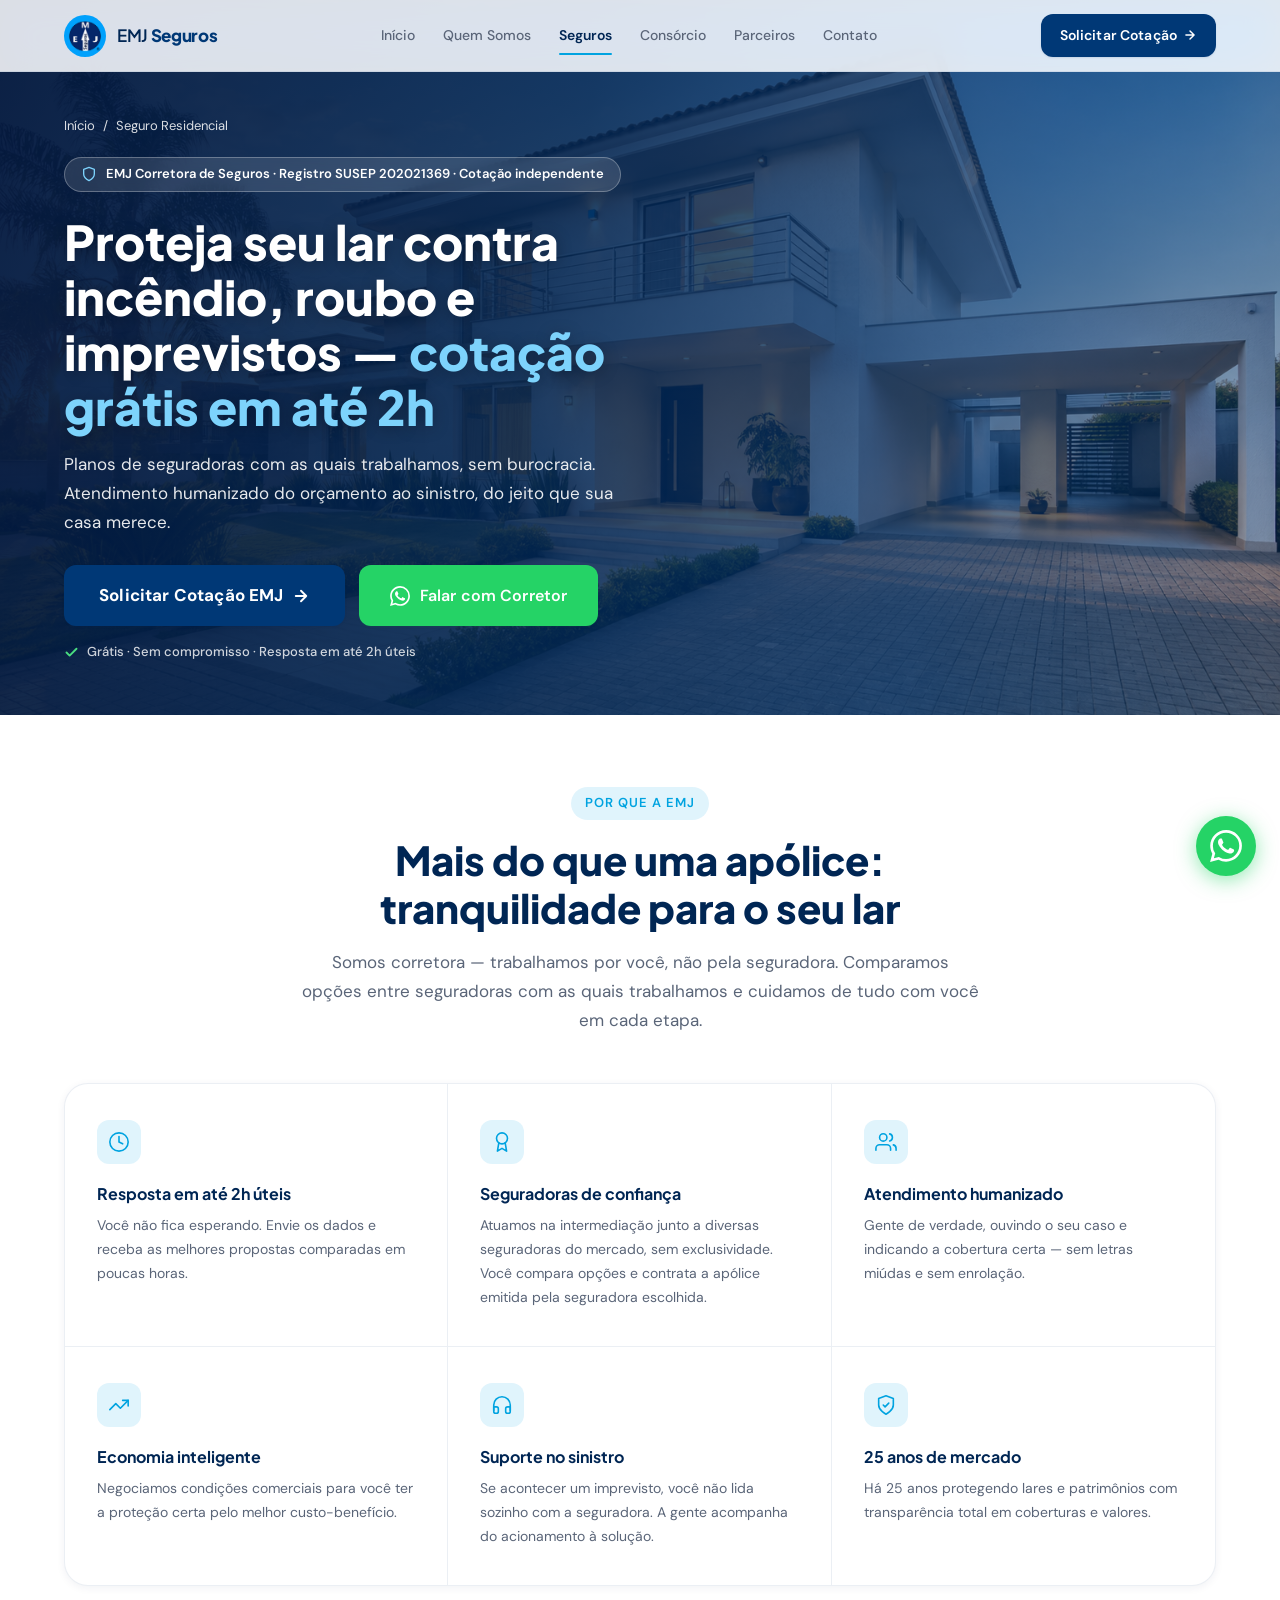
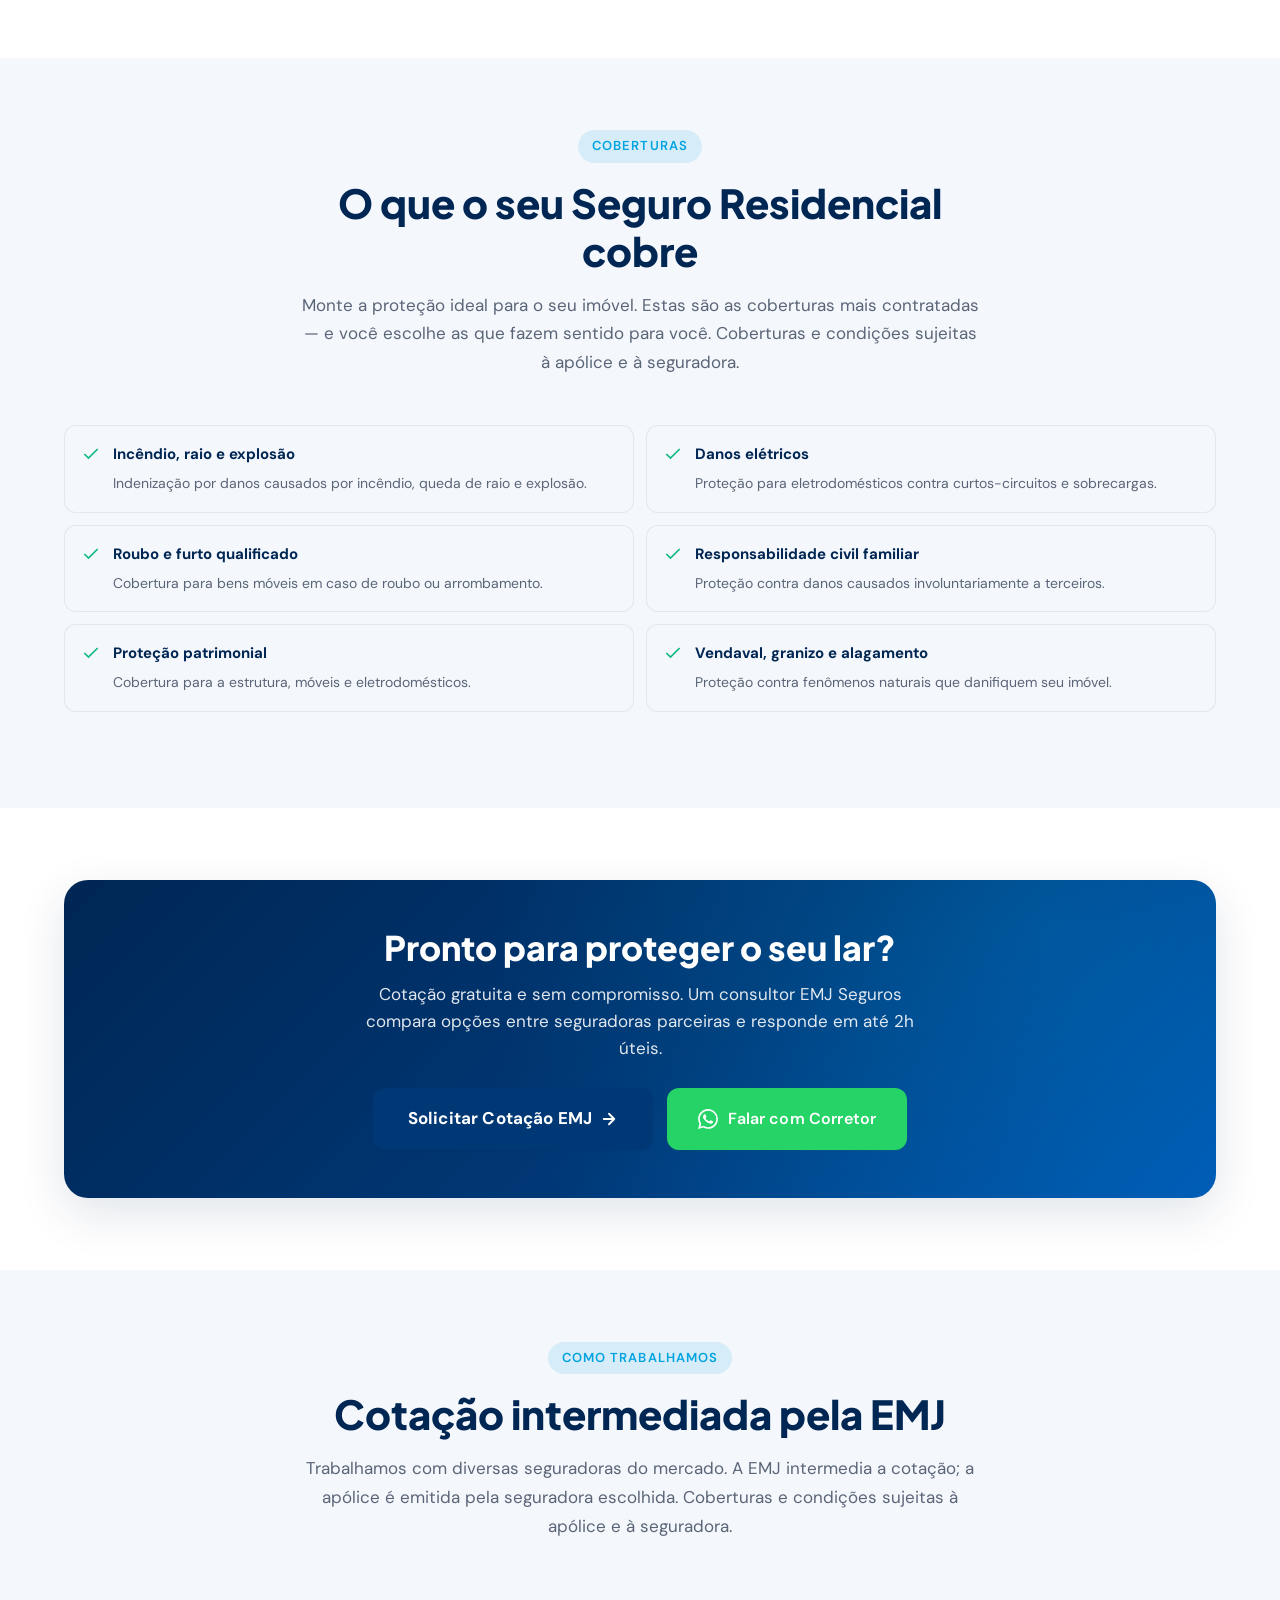
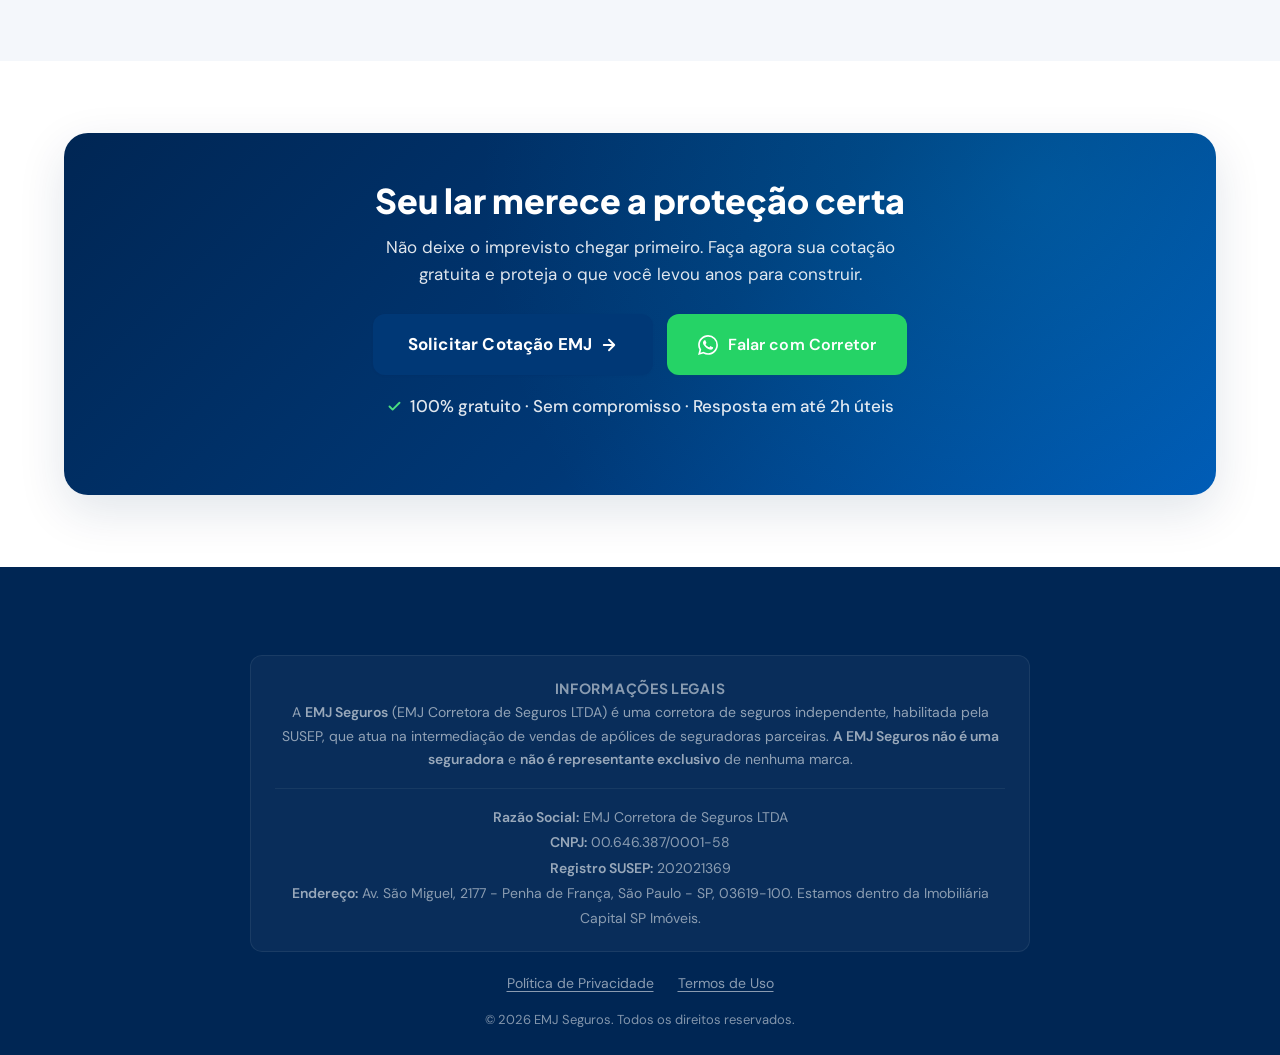
<file: pages/seguro-residencial.html>
﻿<!DOCTYPE html>
<html lang="pt-BR">
<head>
  <!-- Google Tag Manager -->
  <script>(function(w,d,s,l,i){w[l]=w[l]||[];w[l].push({'gtm.start':
  new Date().getTime(),event:'gtm.js'});var f=d.getElementsByTagName(s)[0],
  j=d.createElement(s),dl=l!='dataLayer'?'&l='+l:'';j.async=true;j.src=
  'https://www.googletagmanager.com/gtm.js?id='+i+dl;f.parentNode.insertBefore(j,f);
  })(window,document,'script','dataLayer','GTM-NVX8S3FD');</script>
  <!-- End Google Tag Manager -->
  <meta charset="UTF-8">
  <meta name="facebook-domain-verification" content="gk6uj9mu0l1y5x5geobx8sh2dipc2k" />
  <meta name="viewport" content="width=device-width, initial-scale=1.0">
  <meta name="description" content="Seguro Residencial EMJ Seguros — cobertura contra incêndio, danos elétricos, roubos e responsabilidade civil.">
  <title>Seguro Residencial | EMJ Seguros</title>
  <link rel="stylesheet" href="../style.css">
  <link rel="icon" href="../assets/logo-emj.png" type="image/png">
  <!-- Google tag (gtag.js) -->
  <script async src="https://www.googletagmanager.com/gtag/js?id=G-F6EQVCPVZE"></script>
  <script>
    window.dataLayer = window.dataLayer || [];
    function gtag(){dataLayer.push(arguments);}
    gtag('js', new Date());

    gtag('config', 'G-F6EQVCPVZE');
    gtag('config', 'AW-740330480');

    function gtagSendEvent(url) {
      var callback = function () {
        if (typeof url !== 'undefined') {
          window.open(url, '_blank', 'noopener,noreferrer');
        }
      };
      gtag('event', 'conversion', {
        'send_to': 'AW-740330480',
        'event_callback': callback
      });
      return false;
    }
  </script>
  <!-- Meta Pixel Code -->
  <script>
  !function(f,b,e,v,n,t,s)
  {if(f.fbq)return;n=f.fbq=function(){n.callMethod?
  n.callMethod.apply(n,arguments):n.queue.push(arguments)};
  if(!f._fbq)f._fbq=n;n.push=n;n.loaded=!0;n.version='2.0';
  n.queue=[];t=b.createElement(e);t.async=!0;
  t.src=v;s=b.getElementsByTagName(e)[0];
  s.parentNode.insertBefore(t,s)}(window, document,'script',
  'https://connect.facebook.net/en_US/fbevents.js');
  fbq('init', '1026255446868443');
  fbq('track', 'PageView');
  </script>
  <noscript><img height="1" width="1" style="display:none"
  src="https://www.facebook.com/tr?id=1026255446868443&ev=PageView&noscript=1"
  /></noscript>
  <!-- End Meta Pixel Code -->
</head>
<body>
  <!-- Google Tag Manager (noscript) -->
  <noscript><iframe src="https://www.googletagmanager.com/ns.html?id=GTM-NVX8S3FD"
  height="0" width="0" style="display:none;visibility:hidden"></iframe></noscript>
  <!-- End Google Tag Manager (noscript) -->
  <header class="header scrolled"><div class="container header-inner">
    <a href="../index.html" class="logo">
      <div class="logo-frame"><img src="../assets/logo-emj.png" alt="EMJ Seguros" class="logo-img" width="46" height="46"></div>
      <span class="logo-text">EMJ <strong>Seguros</strong></span>
    </a>
    <div class="logo-divider" aria-hidden="true"></div>
    <nav class="nav"><a href="../index.html#inicio" class="nav-link">Início</a><a href="../index.html#quem-somos" class="nav-link">Quem Somos</a><a href="../index.html#seguros" class="nav-link active">Seguros</a><a href="../index.html#consorcio" class="nav-link">Consórcio</a><a href="../index.html#parceiros" class="nav-link">Parceiros</a><a href="../index.html#contato" class="nav-link">Contato</a><a href="../index.html#contato" class="btn btn-primary btn-sm btn-mobile-cta">Solicitar Cotação</a></nav>
    <a href="../index.html#contato" class="btn btn-primary btn-sm header-cta">Solicitar Cotação <svg width="14" height="14" viewBox="0 0 24 24" fill="none" stroke="currentColor" stroke-width="2.5" stroke-linecap="round" stroke-linejoin="round"><path d="M5 12h14M12 5l7 7-7 7"/></svg></a>
    <button class="menu-toggle" aria-label="Abrir menu" aria-expanded="false"><span></span><span></span><span></span></button>
  </div></header>

  <main>
    <!-- ══ HERO DE CONVERSÃO (above the fold) ══ -->
    <section class="lp-hero">
      <div class="lp-hero-bg" aria-hidden="true">
        <img src="../assets/prod-residencial.jpg" alt="" width="1600" height="1000" loading="eager" fetchpriority="high">
      </div>
      <div class="container">
       <div class="lp-hero-content">
        <nav class="lp-breadcrumb" aria-label="Você está aqui"><a href="../index.html">Início</a> / <span>Seguro Residencial</span></nav>

        <div class="lp-badge">
          <svg width="16" height="16" viewBox="0 0 24 24" fill="none" stroke="currentColor" stroke-width="2" stroke-linecap="round" stroke-linejoin="round"><path d="M12 22s8-4 8-10V5l-8-3-8 3v7c0 6 8 10 8 10z"/></svg>
          EMJ Corretora de Seguros · Registro SUSEP 202021369 · Cotação independente
        </div>

        <h1>Proteja seu lar contra incêndio, roubo e imprevistos — <span>cotação grátis em até 2h</span></h1>

        <p class="lp-hero-sub">
          Planos de seguradoras com as quais trabalhamos, sem burocracia. Atendimento humanizado do orçamento ao sinistro, do jeito que sua casa merece.
        </p>

        <div class="lp-actions">
          <a href="../index.html#contato" class="btn btn-primary btn-cta-xl">
            Solicitar Cotação EMJ
            <svg width="18" height="18" viewBox="0 0 24 24" fill="none" stroke="currentColor" stroke-width="2.5" stroke-linecap="round" stroke-linejoin="round"><path d="M5 12h14M12 5l7 7-7 7"/></svg>
          </a>
          <!-- TODO: confirmar se este botão será wa.me direto ou JS tracking -->
          <a href="#" class="btn btn-whatsapp btn-lg" data-whatsapp="Olá! Gostaria de cotar Seguro Residencial.">
            <svg width="20" height="20" viewBox="0 0 24 24" fill="currentColor"><path d="M17.472 14.382c-.297-.149-1.758-.867-2.03-.967-.273-.099-.471-.148-.67.15-.197.297-.767.966-.94 1.164-.173.199-.347.223-.644.075-.297-.15-1.255-.463-2.39-1.475-.883-.788-1.48-1.761-1.653-2.059-.173-.297-.018-.458.13-.606.134-.133.298-.347.446-.52.149-.174.198-.298.298-.497.099-.198.05-.371-.025-.52-.075-.149-.669-1.612-.916-2.207-.242-.579-.487-.5-.669-.51-.173-.008-.371-.01-.57-.01-.198 0-.52.074-.792.372-.272.297-1.04 1.016-1.04 2.479 0 1.462 1.065 2.875 1.213 3.074.149.198 2.096 3.2 5.077 4.487.709.306 1.262.489 1.694.625.712.227 1.36.195 1.871.118.571-.085 1.758-.719 2.006-1.413.248-.694.248-1.289.173-1.413-.074-.124-.272-.198-.57-.347m-5.421 7.403h-.004a9.87 9.87 0 01-5.031-1.378l-.361-.214-3.741.982.998-3.648-.235-.374a9.86 9.86 0 01-1.51-5.26c.001-5.45 4.436-9.884 9.888-9.884 2.64 0 5.122 1.03 6.988 2.898a9.825 9.825 0 012.893 6.994c-.003 5.45-4.435 9.884-9.885 9.884m8.413-18.297A11.815 11.815 0 0012.05 0C5.495 0 .16 5.335.157 11.892c0 2.096.547 4.142 1.588 5.945L.057 24l6.305-1.654a11.882 11.882 0 005.683 1.448h.005c6.554 0 11.89-5.335 11.893-11.893a11.821 11.821 0 00-3.48-8.413z"/></svg>
            Falar com Corretor
          </a>
        </div>

        <p class="lp-cta-micro">
          <svg width="15" height="15" viewBox="0 0 24 24" fill="none" stroke="currentColor" stroke-width="3" stroke-linecap="round" stroke-linejoin="round"><polyline points="20 6 9 17 4 12"/></svg>
          Grátis · Sem compromisso · Resposta em até 2h úteis
        </p>
       </div>
      </div>
    </section>

    <!-- ══ POR QUE CONTRATAR ══ -->
    <section class="lp-section lp-section--white">
      <div class="container">
        <header class="lp-section-head reveal">
          <span class="section-tag">Por que a EMJ</span>
          <h2 class="section-title">Mais do que uma apólice: tranquilidade para o seu lar</h2>
          <p class="section-subtitle">Somos corretora — trabalhamos por você, não pela seguradora. Comparamos opções entre seguradoras com as quais trabalhamos e cuidamos de tudo com você em cada etapa.</p>
        </header>
        <div class="diff-grid reveal">
          <article class="diff-item">
            <div class="diff-icon"><svg width="22" height="22" viewBox="0 0 24 24" fill="none" stroke="currentColor" stroke-width="1.75" stroke-linecap="round" stroke-linejoin="round"><circle cx="12" cy="12" r="10"/><polyline points="12 6 12 12 16 14"/></svg></div>
            <h3 class="diff-title">Resposta em até 2h úteis</h3>
            <p class="diff-text">Você não fica esperando. Envie os dados e receba as melhores propostas comparadas em poucas horas.</p>
          </article>
          <article class="diff-item">
            <div class="diff-icon"><svg width="22" height="22" viewBox="0 0 24 24" fill="none" stroke="currentColor" stroke-width="1.75" stroke-linecap="round" stroke-linejoin="round"><circle cx="12" cy="8" r="6"/><path d="M15.477 12.89 17 22l-5-3-5 3 1.523-9.11"/></svg></div>
            <h3 class="diff-title">Seguradoras de confiança</h3>
            <p class="diff-text">Atuamos na intermediação junto a diversas seguradoras do mercado, sem exclusividade. Você compara opções e contrata a apólice emitida pela seguradora escolhida.</p>
          </article>
          <article class="diff-item">
            <div class="diff-icon"><svg width="22" height="22" viewBox="0 0 24 24" fill="none" stroke="currentColor" stroke-width="1.75" stroke-linecap="round" stroke-linejoin="round"><path d="M17 21v-2a4 4 0 0 0-4-4H5a4 4 0 0 0-4 4v2"/><circle cx="9" cy="7" r="4"/><path d="M23 21v-2a4 4 0 0 0-3-3.87"/><path d="M16 3.13a4 4 0 0 1 0 7.75"/></svg></div>
            <h3 class="diff-title">Atendimento humanizado</h3>
            <p class="diff-text">Gente de verdade, ouvindo o seu caso e indicando a cobertura certa — sem letras miúdas e sem enrolação.</p>
          </article>
          <article class="diff-item">
            <div class="diff-icon"><svg width="22" height="22" viewBox="0 0 24 24" fill="none" stroke="currentColor" stroke-width="1.75" stroke-linecap="round" stroke-linejoin="round"><polyline points="22 7 13.5 15.5 8.5 10.5 2 17"/><polyline points="16 7 22 7 22 13"/></svg></div>
            <h3 class="diff-title">Economia inteligente</h3>
            <p class="diff-text">Negociamos condições comerciais para você ter a proteção certa pelo melhor custo-benefício.</p>
          </article>
          <article class="diff-item">
            <div class="diff-icon"><svg width="22" height="22" viewBox="0 0 24 24" fill="none" stroke="currentColor" stroke-width="1.75" stroke-linecap="round" stroke-linejoin="round"><path d="M3 18v-6a9 9 0 0 1 18 0v6"/><path d="M21 19a2 2 0 0 1-2 2h-1a2 2 0 0 1-2-2v-3a2 2 0 0 1 2-2h3zM3 19a2 2 0 0 0 2 2h1a2 2 0 0 0 2-2v-3a2 2 0 0 0-2-2H3z"/></svg></div>
            <h3 class="diff-title">Suporte no sinistro</h3>
            <p class="diff-text">Se acontecer um imprevisto, você não lida sozinho com a seguradora. A gente acompanha do acionamento à solução.</p>
          </article>
          <article class="diff-item">
            <div class="diff-icon"><svg width="22" height="22" viewBox="0 0 24 24" fill="none" stroke="currentColor" stroke-width="1.75" stroke-linecap="round" stroke-linejoin="round"><path d="M12 22s8-4 8-10V5l-8-3-8 3v7c0 6 8 10 8 10z"/><polyline points="9 12 11 14 15 10"/></svg></div>
            <h3 class="diff-title">25 anos de mercado</h3>
            <p class="diff-text">Há 25 anos protegendo lares e patrimônios com transparência total em coberturas e valores.</p>
          </article>
        </div>
      </div>
    </section>

    <!-- ══ COBERTURAS PRINCIPAIS ══ -->
    <section class="lp-section">
      <div class="container">
        <header class="lp-section-head reveal">
          <span class="section-tag">Coberturas</span>
          <h2 class="section-title">O que o seu Seguro Residencial cobre</h2>
          <p class="section-subtitle">Monte a proteção ideal para o seu imóvel. Estas são as coberturas mais contratadas — e você escolhe as que fazem sentido para você. Coberturas e condições sujeitas à apólice e à seguradora.</p>
        </header>
        <ul class="coverage-list coverage-list--2col reveal">
          <li class="coverage-item"><svg width="20" height="20" viewBox="0 0 24 24" fill="none" stroke="currentColor" stroke-width="2"><polyline points="20 6 9 17 4 12"/></svg><div><strong>Incêndio, raio e explosão</strong><span>Indenização por danos causados por incêndio, queda de raio e explosão.</span></div></li>
          <li class="coverage-item"><svg width="20" height="20" viewBox="0 0 24 24" fill="none" stroke="currentColor" stroke-width="2"><polyline points="20 6 9 17 4 12"/></svg><div><strong>Danos elétricos</strong><span>Proteção para eletrodomésticos contra curtos-circuitos e sobrecargas.</span></div></li>
          <li class="coverage-item"><svg width="20" height="20" viewBox="0 0 24 24" fill="none" stroke="currentColor" stroke-width="2"><polyline points="20 6 9 17 4 12"/></svg><div><strong>Roubo e furto qualificado</strong><span>Cobertura para bens móveis em caso de roubo ou arrombamento.</span></div></li>
          <li class="coverage-item"><svg width="20" height="20" viewBox="0 0 24 24" fill="none" stroke="currentColor" stroke-width="2"><polyline points="20 6 9 17 4 12"/></svg><div><strong>Responsabilidade civil familiar</strong><span>Proteção contra danos causados involuntariamente a terceiros.</span></div></li>
          <li class="coverage-item"><svg width="20" height="20" viewBox="0 0 24 24" fill="none" stroke="currentColor" stroke-width="2"><polyline points="20 6 9 17 4 12"/></svg><div><strong>Proteção patrimonial</strong><span>Cobertura para a estrutura, móveis e eletrodomésticos.</span></div></li>
          <li class="coverage-item"><svg width="20" height="20" viewBox="0 0 24 24" fill="none" stroke="currentColor" stroke-width="2"><polyline points="20 6 9 17 4 12"/></svg><div><strong>Vendaval, granizo e alagamento</strong><span>Proteção contra fenômenos naturais que danifiquem seu imóvel.</span></div></li>
        </ul>
      </div>
    </section>

    <!-- ══ CTA INTERMEDIÁRIO ══ -->
    <section class="lp-section lp-section--white">
      <div class="container">
        <div class="lp-cta-band reveal">
          <h2>Pronto para proteger o seu lar?</h2>
          <p>Cotação gratuita e sem compromisso. Um consultor EMJ Seguros compara opções entre seguradoras parceiras e responde em até 2h úteis.</p>
          <div class="lp-actions">
            <a href="../index.html#contato" class="btn btn-primary btn-cta-xl">
            Solicitar Cotação EMJ
            <svg width="18" height="18" viewBox="0 0 24 24" fill="none" stroke="currentColor" stroke-width="2.5" stroke-linecap="round" stroke-linejoin="round"><path d="M5 12h14M12 5l7 7-7 7"/></svg>
          </a>
            <!-- TODO: confirmar se este botão será wa.me direto ou JS tracking -->
            <a href="#" class="btn btn-whatsapp btn-lg" data-whatsapp="Olá! Gostaria de cotar Seguro Residencial.">
              <svg width="20" height="20" viewBox="0 0 24 24" fill="currentColor"><path d="M17.472 14.382c-.297-.149-1.758-.867-2.03-.967-.273-.099-.471-.148-.67.15-.197.297-.767.966-.94 1.164-.173.199-.347.223-.644.075-.297-.15-1.255-.463-2.39-1.475-.883-.788-1.48-1.761-1.653-2.059-.173-.297-.018-.458.13-.606.134-.133.298-.347.446-.52.149-.174.198-.298.298-.497.099-.198.05-.371-.025-.52-.075-.149-.669-1.612-.916-2.207-.242-.579-.487-.5-.669-.51-.173-.008-.371-.01-.57-.01-.198 0-.52.074-.792.372-.272.297-1.04 1.016-1.04 2.479 0 1.462 1.065 2.875 1.213 3.074.149.198 2.096 3.2 5.077 4.487.709.306 1.262.489 1.694.625.712.227 1.36.195 1.871.118.571-.085 1.758-.719 2.006-1.413.248-.694.248-1.289.173-1.413-.074-.124-.272-.198-.57-.347m-5.421 7.403h-.004a9.87 9.87 0 01-5.031-1.378l-.361-.214-3.741.982.998-3.648-.235-.374a9.86 9.86 0 01-1.51-5.26c.001-5.45 4.436-9.884 9.888-9.884 2.64 0 5.122 1.03 6.988 2.898a9.825 9.825 0 012.893 6.994c-.003 5.45-4.435 9.884-9.885 9.884m8.413-18.297A11.815 11.815 0 0012.05 0C5.495 0 .16 5.335.157 11.892c0 2.096.547 4.142 1.588 5.945L.057 24l6.305-1.654a11.882 11.882 0 005.683 1.448h.005c6.554 0 11.89-5.335 11.893-11.893a11.821 11.821 0 00-3.48-8.413z"/></svg>
              Falar com Corretor
            </a>
          </div>
        </div>
      </div>
    </section>

    <!-- ══ INTERMEDIAÇÃO ══ -->
    <section class="lp-section">
      <div class="container">
        <header class="lp-section-head reveal">
          <span class="section-tag">Como trabalhamos</span>
          <h2 class="section-title">Cotação intermediada pela EMJ</h2>
          <p class="section-subtitle">Trabalhamos com diversas seguradoras do mercado. A EMJ intermedia a cotação; a apólice é emitida pela seguradora escolhida. Coberturas e condições sujeitas à apólice e à seguradora.</p>
        </header>
      </div>
    </section>

    <!-- ══ CTA FINAL ══ -->
    <section class="lp-section lp-section--white">
      <div class="container">
        <div class="lp-cta-band reveal">
          <h2>Seu lar merece a proteção certa</h2>
          <p>Não deixe o imprevisto chegar primeiro. Faça agora sua cotação gratuita e proteja o que você levou anos para construir.</p>
          <div class="lp-actions">
            <a href="../index.html#contato" class="btn btn-primary btn-cta-xl">
            Solicitar Cotação EMJ
            <svg width="18" height="18" viewBox="0 0 24 24" fill="none" stroke="currentColor" stroke-width="2.5" stroke-linecap="round" stroke-linejoin="round"><path d="M5 12h14M12 5l7 7-7 7"/></svg>
          </a>
            <!-- TODO: confirmar se este botão será wa.me direto ou JS tracking -->
            <a href="#" class="btn btn-whatsapp btn-lg" data-whatsapp="Olá! Gostaria de cotar Seguro Residencial.">
              <svg width="20" height="20" viewBox="0 0 24 24" fill="currentColor"><path d="M17.472 14.382c-.297-.149-1.758-.867-2.03-.967-.273-.099-.471-.148-.67.15-.197.297-.767.966-.94 1.164-.173.199-.347.223-.644.075-.297-.15-1.255-.463-2.39-1.475-.883-.788-1.48-1.761-1.653-2.059-.173-.297-.018-.458.13-.606.134-.133.298-.347.446-.52.149-.174.198-.298.298-.497.099-.198.05-.371-.025-.52-.075-.149-.669-1.612-.916-2.207-.242-.579-.487-.5-.669-.51-.173-.008-.371-.01-.57-.01-.198 0-.52.074-.792.372-.272.297-1.04 1.016-1.04 2.479 0 1.462 1.065 2.875 1.213 3.074.149.198 2.096 3.2 5.077 4.487.709.306 1.262.489 1.694.625.712.227 1.36.195 1.871.118.571-.085 1.758-.719 2.006-1.413.248-.694.248-1.289.173-1.413-.074-.124-.272-.198-.57-.347m-5.421 7.403h-.004a9.87 9.87 0 01-5.031-1.378l-.361-.214-3.741.982.998-3.648-.235-.374a9.86 9.86 0 01-1.51-5.26c.001-5.45 4.436-9.884 9.888-9.884 2.64 0 5.122 1.03 6.988 2.898a9.825 9.825 0 012.893 6.994c-.003 5.45-4.435 9.884-9.885 9.884m8.413-18.297A11.815 11.815 0 0012.05 0C5.495 0 .16 5.335.157 11.892c0 2.096.547 4.142 1.588 5.945L.057 24l6.305-1.654a11.882 11.882 0 005.683 1.448h.005c6.554 0 11.89-5.335 11.893-11.893a11.821 11.821 0 00-3.48-8.413z"/></svg>
              Falar com Corretor
            </a>
          </div>
          <p class="lp-cta-micro">
            <svg width="15" height="15" viewBox="0 0 24 24" fill="none" stroke="currentColor" stroke-width="3" stroke-linecap="round" stroke-linejoin="round"><polyline points="20 6 9 17 4 12"/></svg>
            100% gratuito · Sem compromisso · Resposta em até 2h úteis
          </p>
        </div>
      </div>
    </section>
  </main>

  <footer class="footer"><div class="container"><div class="footer-bottom"><div class="footer-legal"><p class="footer-legal-title">Informações Legais</p><p class="footer-legal-disclaimer">A <strong>EMJ Seguros</strong> (EMJ Corretora de Seguros LTDA) é uma corretora de seguros independente, habilitada pela SUSEP, que atua na intermediação de vendas de apólices de seguradoras parceiras. <strong>A EMJ Seguros não é uma seguradora</strong> e <strong>não é representante exclusivo</strong> de nenhuma marca.</p><p><strong>Razão Social:</strong> EMJ Corretora de Seguros LTDA</p><p><strong>CNPJ:</strong> 00.646.387/0001-58</p><p><strong>Registro SUSEP:</strong> 202021369</p>
          <p><strong>Endereço:</strong> Av. São Miguel, 2177 - Penha de França, São Paulo - SP, 03619-100. Estamos dentro da Imobiliária Capital SP Imóveis.</p></div><nav class="footer-policies" aria-label="Políticas do site"><a href="politica-de-privacidade.html">Política de Privacidade</a><a href="termos-de-uso.html">Termos de Uso</a></nav><p>© 2026 EMJ Seguros. Todos os direitos reservados.</p></div></div></footer>

  <a href="#" class="whatsapp-float" aria-label="WhatsApp"><svg viewBox="0 0 24 24" fill="white" xmlns="http://www.w3.org/2000/svg"><path d="M17.472 14.382c-.297-.149-1.758-.867-2.03-.967-.273-.099-.471-.148-.67.15-.197.297-.767.966-.94 1.164-.173.199-.347.223-.644.075-.297-.15-1.255-.463-2.39-1.475-.883-.788-1.48-1.761-1.653-2.059-.173-.297-.018-.458.13-.606.134-.133.298-.347.446-.52.149-.174.198-.298.298-.497.099-.198.05-.371-.025-.52-.075-.149-.669-1.612-.916-2.207-.242-.579-.487-.5-.669-.51-.173-.008-.371-.01-.57-.01-.198 0-.52.074-.792.372-.272.297-1.04 1.016-1.04 2.479 0 1.462 1.065 2.875 1.213 3.074.149.198 2.096 3.2 5.077 4.487.709.306 1.262.489 1.694.625.712.227 1.36.195 1.871.118.571-.085 1.758-.719 2.006-1.413.248-.694.248-1.289.173-1.413-.074-.124-.272-.198-.57-.347m-5.421 7.403h-.004a9.87 9.87 0 01-5.031-1.378l-.361-.214-3.741.982.998-3.648-.235-.374a9.86 9.86 0 01-1.51-5.26c.001-5.45 4.436-9.884 9.888-9.884 2.64 0 5.122 1.03 6.988 2.898a9.825 9.825 0 012.893 6.994c-.003 5.45-4.435 9.884-9.885 9.884m8.413-18.297A11.815 11.815 0 0012.05 0C5.495 0 .16 5.335.157 11.892c0 2.096.547 4.142 1.588 5.945L.057 24l6.305-1.654a11.882 11.882 0 005.683 1.448h.005c6.554 0 11.89-5.335 11.893-11.893a11.821 11.821 0 00-3.48-8.413z"/></svg></a>
  <script src="../script.js"></script>
</body>
</html>
</file>
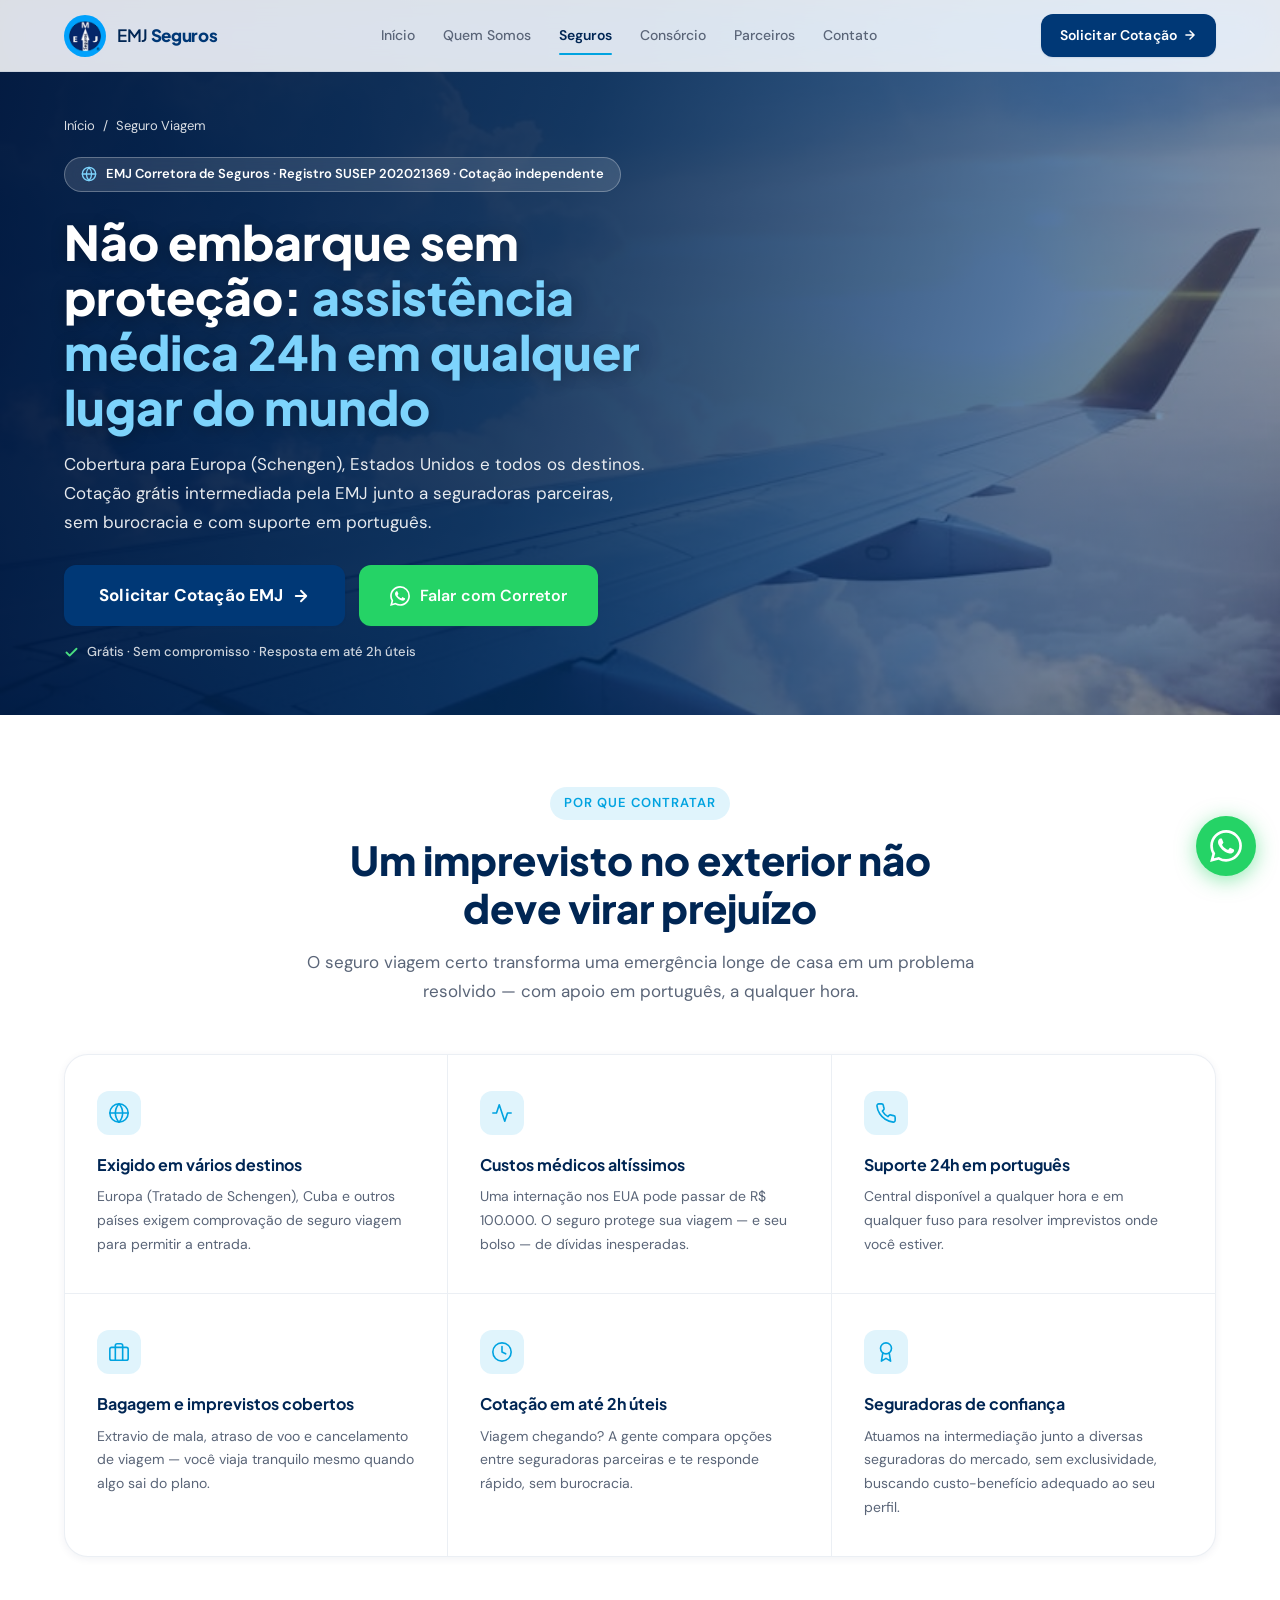
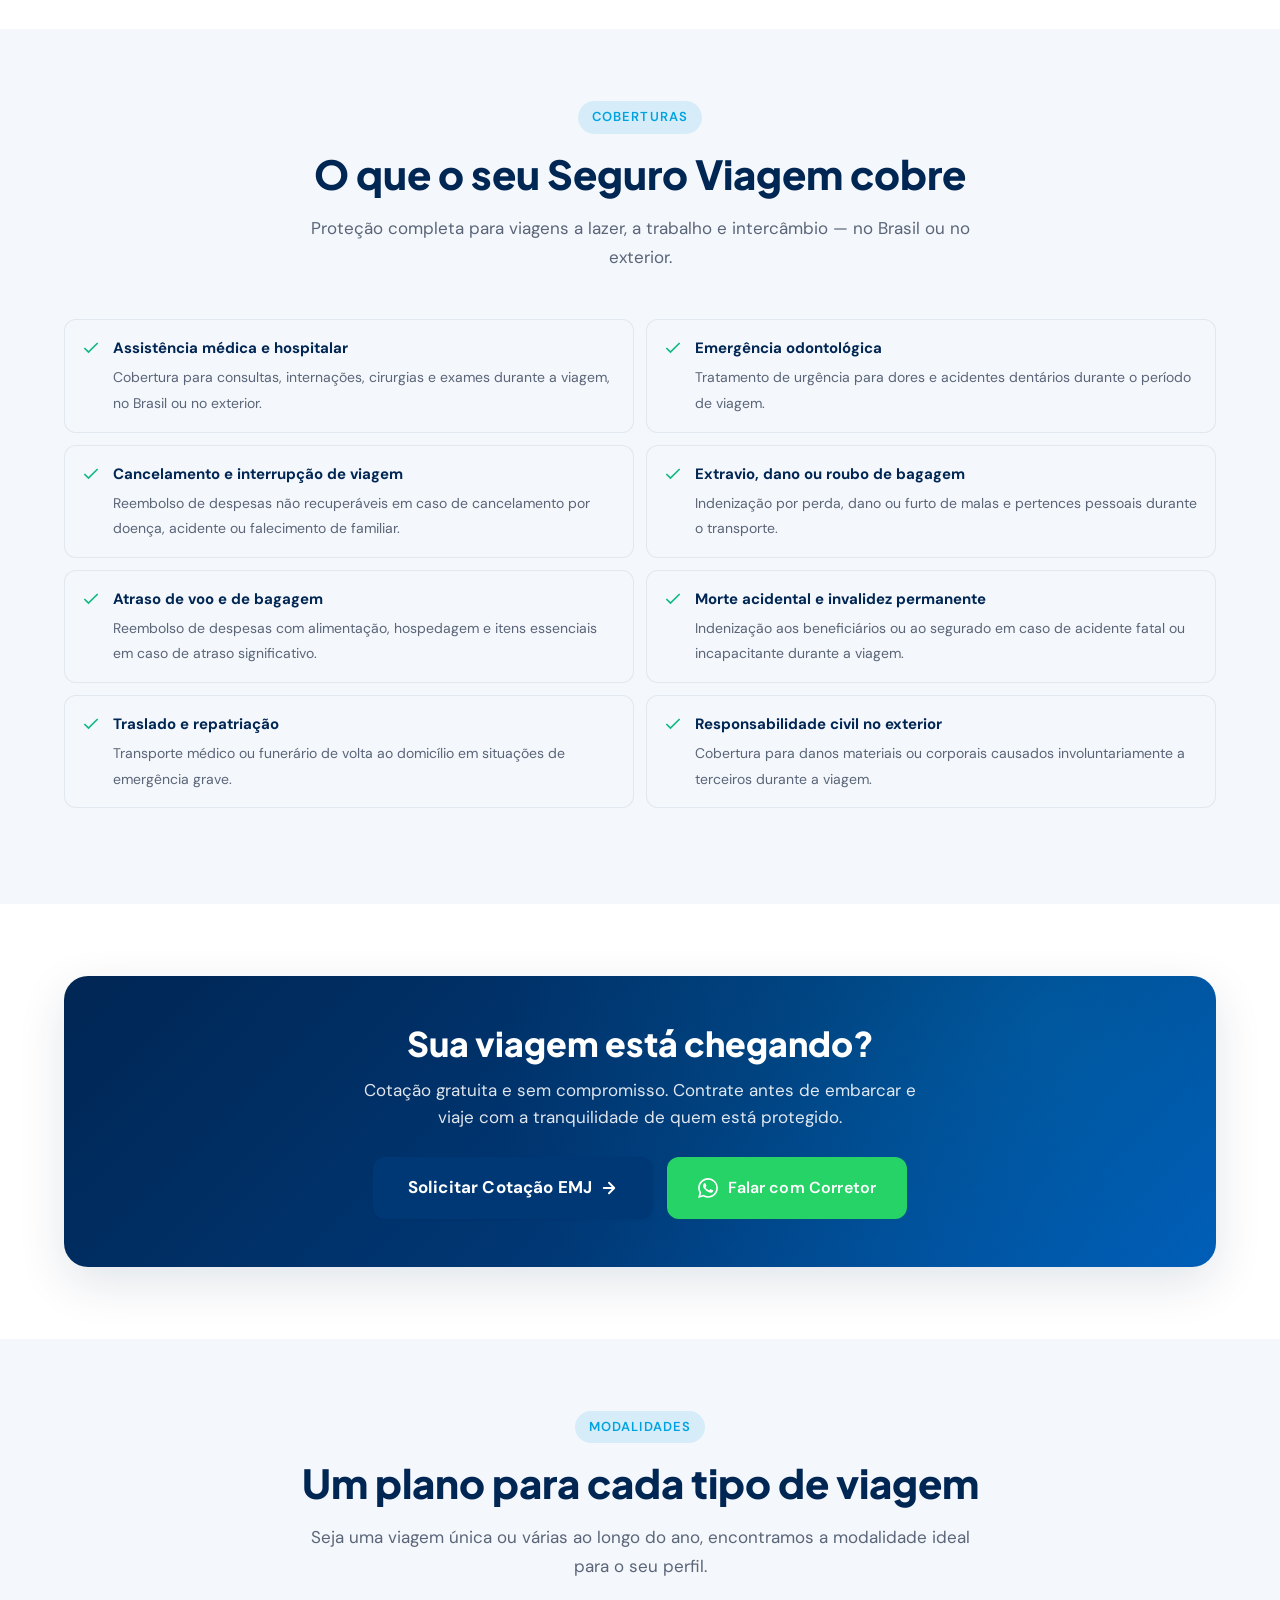
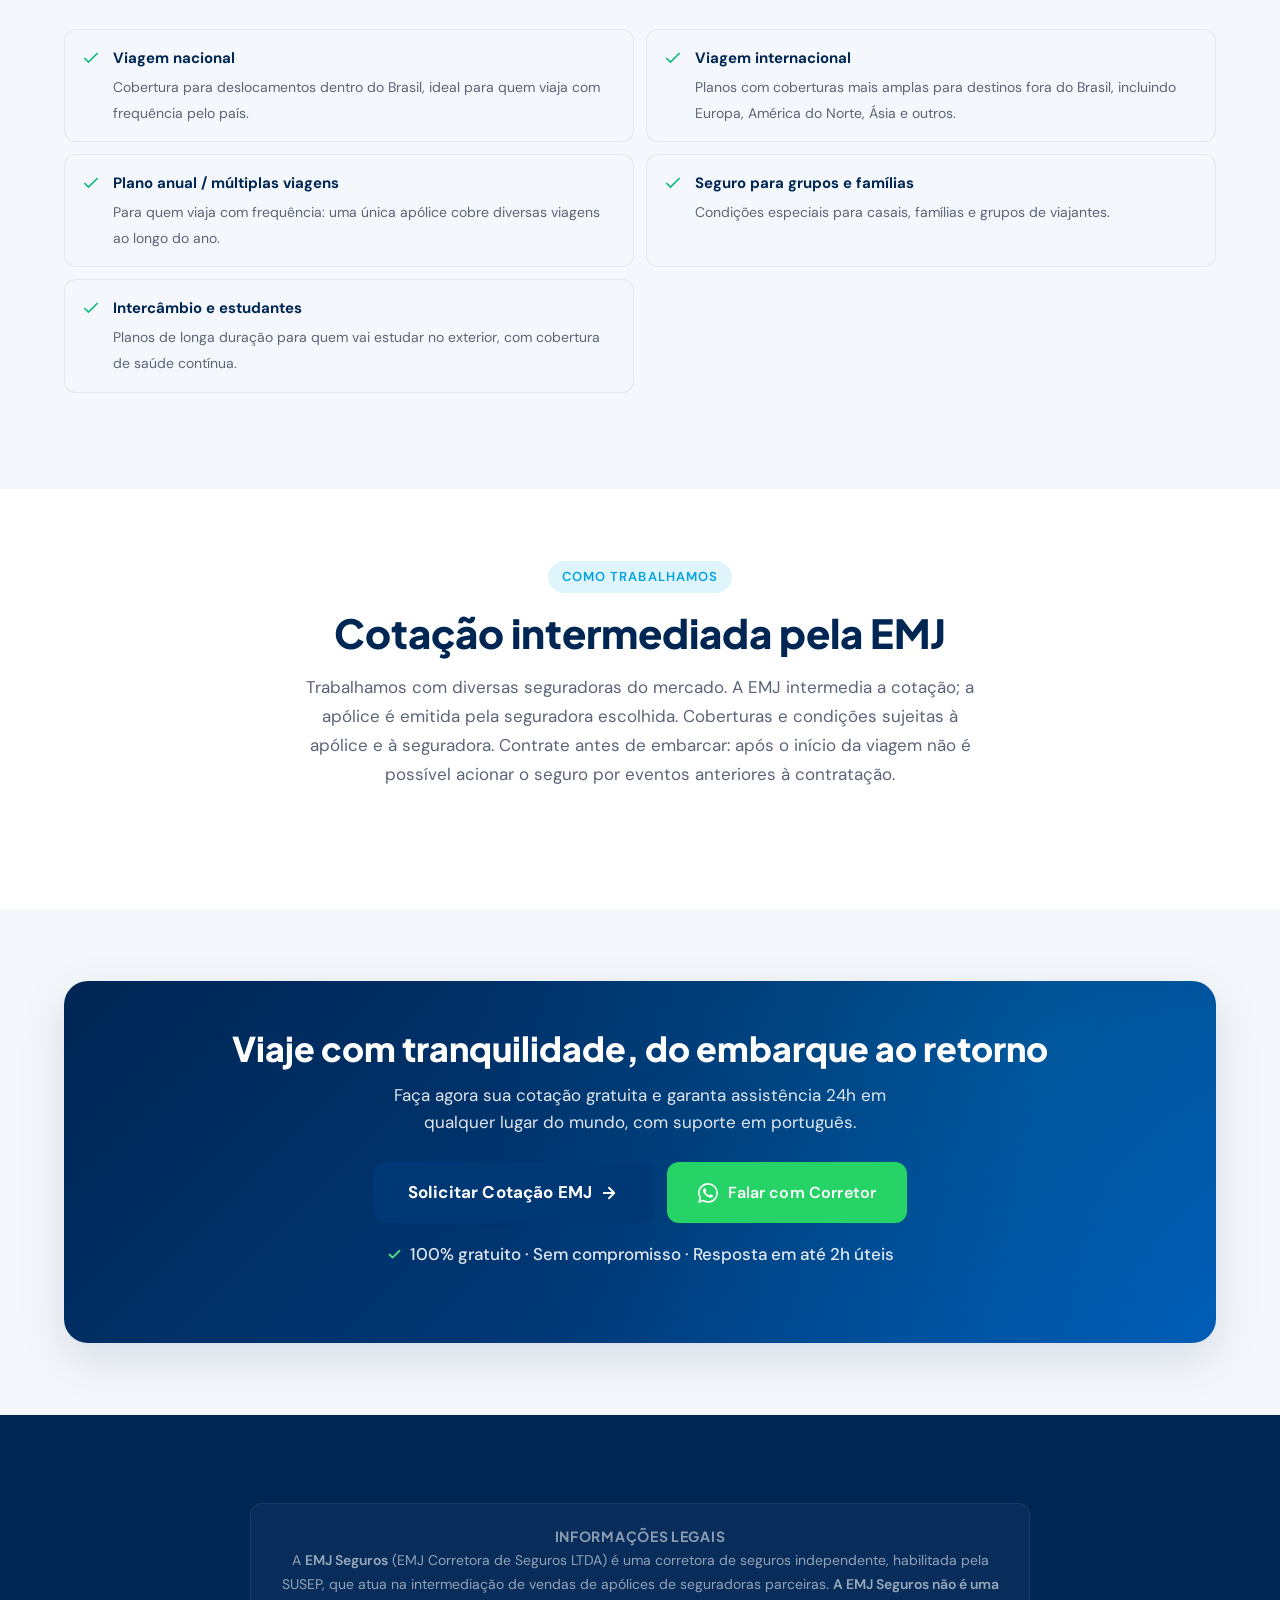
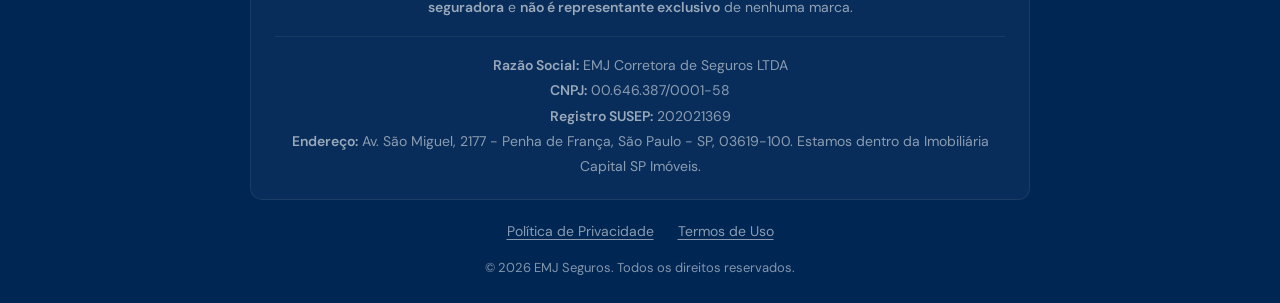
<file: pages/seguro-viagem.html>
﻿<!DOCTYPE html>
<html lang="pt-BR">
<head>
  <!-- Google Tag Manager -->
  <script>(function(w,d,s,l,i){w[l]=w[l]||[];w[l].push({'gtm.start':
  new Date().getTime(),event:'gtm.js'});var f=d.getElementsByTagName(s)[0],
  j=d.createElement(s),dl=l!='dataLayer'?'&l='+l:'';j.async=true;j.src=
  'https://www.googletagmanager.com/gtm.js?id='+i+dl;f.parentNode.insertBefore(j,f);
  })(window,document,'script','dataLayer','GTM-NVX8S3FD');</script>
  <!-- End Google Tag Manager -->
  <meta charset="UTF-8">
  <meta name="facebook-domain-verification" content="gk6uj9mu0l1y5x5geobx8sh2dipc2k" />
  <meta name="viewport" content="width=device-width, initial-scale=1.0">
  <meta name="description" content="Seguro Viagem EMJ Seguros — cobertura médica, hospitalar, cancelamento de viagem, extravio de bagagem e assistência 24h no exterior e no Brasil.">
  <title>Seguro Viagem | EMJ Seguros</title>
  <link rel="stylesheet" href="../style.css">
  <link rel="icon" href="../assets/logo-emj.png" type="image/png">
  <!-- Google tag (gtag.js) -->
  <script async src="https://www.googletagmanager.com/gtag/js?id=G-F6EQVCPVZE"></script>
  <script>
    window.dataLayer = window.dataLayer || [];
    function gtag(){dataLayer.push(arguments);}
    gtag('js', new Date());

    gtag('config', 'G-F6EQVCPVZE');
    gtag('config', 'AW-740330480');

    function gtagSendEvent(url) {
      var callback = function () {
        if (typeof url !== 'undefined') {
          window.open(url, '_blank', 'noopener,noreferrer');
        }
      };
      gtag('event', 'conversion', {
        'send_to': 'AW-740330480',
        'event_callback': callback
      });
      return false;
    }
  </script>
  <!-- Meta Pixel Code -->
  <script>
  !function(f,b,e,v,n,t,s)
  {if(f.fbq)return;n=f.fbq=function(){n.callMethod?
  n.callMethod.apply(n,arguments):n.queue.push(arguments)};
  if(!f._fbq)f._fbq=n;n.push=n;n.loaded=!0;n.version='2.0';
  n.queue=[];t=b.createElement(e);t.async=!0;
  t.src=v;s=b.getElementsByTagName(e)[0];
  s.parentNode.insertBefore(t,s)}(window, document,'script',
  'https://connect.facebook.net/en_US/fbevents.js');
  fbq('init', '1026255446868443');
  fbq('track', 'PageView');
  </script>
  <noscript><img height="1" width="1" style="display:none"
  src="https://www.facebook.com/tr?id=1026255446868443&ev=PageView&noscript=1"
  /></noscript>
  <!-- End Meta Pixel Code -->
</head>
<body>
  <!-- Google Tag Manager (noscript) -->
  <noscript><iframe src="https://www.googletagmanager.com/ns.html?id=GTM-NVX8S3FD"
  height="0" width="0" style="display:none;visibility:hidden"></iframe></noscript>
  <!-- End Google Tag Manager (noscript) -->
  <header class="header scrolled"><div class="container header-inner">
    <a href="../index.html" class="logo">
      <div class="logo-frame"><img src="../assets/logo-emj.png" alt="EMJ Seguros" class="logo-img" width="46" height="46"></div>
      <span class="logo-text">EMJ <strong>Seguros</strong></span>
    </a>
    <div class="logo-divider" aria-hidden="true"></div>
    <nav class="nav"><a href="../index.html#inicio" class="nav-link">Início</a><a href="../index.html#quem-somos" class="nav-link">Quem Somos</a><a href="../index.html#seguros" class="nav-link active">Seguros</a><a href="../index.html#consorcio" class="nav-link">Consórcio</a><a href="../index.html#parceiros" class="nav-link">Parceiros</a><a href="../index.html#contato" class="nav-link">Contato</a><a href="../index.html#contato" class="btn btn-primary btn-sm btn-mobile-cta">Solicitar Cotação</a></nav>
    <a href="../index.html#contato" class="btn btn-primary btn-sm header-cta">Solicitar Cotação <svg width="14" height="14" viewBox="0 0 24 24" fill="none" stroke="currentColor" stroke-width="2.5" stroke-linecap="round" stroke-linejoin="round"><path d="M5 12h14M12 5l7 7-7 7"/></svg></a>
    <button class="menu-toggle" aria-label="Abrir menu" aria-expanded="false"><span></span><span></span><span></span></button>
  </div></header>

  <main>
    <!-- ══ HERO DE CONVERSÃO (above the fold) ══ -->
    <section class="lp-hero">
      <div class="lp-hero-bg" aria-hidden="true">
        <img src="../assets/prod-viagem.jpg" alt="" width="1600" height="1000" loading="eager" fetchpriority="high">
      </div>
      <div class="container">
       <div class="lp-hero-content">
        <nav class="lp-breadcrumb" aria-label="Você está aqui"><a href="../index.html">Início</a> / <span>Seguro Viagem</span></nav>

        <div class="lp-badge">
          <svg width="16" height="16" viewBox="0 0 24 24" fill="none" stroke="currentColor" stroke-width="2" stroke-linecap="round" stroke-linejoin="round"><circle cx="12" cy="12" r="10"/><line x1="2" y1="12" x2="22" y2="12"/><path d="M12 2a15.3 15.3 0 0 1 4 10 15.3 15.3 0 0 1-4 10 15.3 15.3 0 0 1-4-10 15.3 15.3 0 0 1 4-10z"/></svg>
          EMJ Corretora de Seguros · Registro SUSEP 202021369 · Cotação independente
        </div>

        <h1>Não embarque sem proteção: <span>assistência médica 24h em qualquer lugar do mundo</span></h1>

        <p class="lp-hero-sub">
          Cobertura para Europa (Schengen), Estados Unidos e todos os destinos. Cotação grátis intermediada pela EMJ junto a seguradoras parceiras, sem burocracia e com suporte em português.
        </p>

        <div class="lp-actions">
          <a href="../index.html#contato" class="btn btn-primary btn-cta-xl">
            Solicitar Cotação EMJ
            <svg width="18" height="18" viewBox="0 0 24 24" fill="none" stroke="currentColor" stroke-width="2.5" stroke-linecap="round" stroke-linejoin="round"><path d="M5 12h14M12 5l7 7-7 7"/></svg>
          </a>
          <!-- TODO: confirmar se este botão será wa.me direto ou JS tracking -->
          <a href="#" class="btn btn-whatsapp btn-lg" data-whatsapp="Olá! Gostaria de cotar Seguro Viagem.">
            <svg width="20" height="20" viewBox="0 0 24 24" fill="currentColor"><path d="M17.472 14.382c-.297-.149-1.758-.867-2.03-.967-.273-.099-.471-.148-.67.15-.197.297-.767.966-.94 1.164-.173.199-.347.223-.644.075-.297-.15-1.255-.463-2.39-1.475-.883-.788-1.48-1.761-1.653-2.059-.173-.297-.018-.458.13-.606.134-.133.298-.347.446-.52.149-.174.198-.298.298-.497.099-.198.05-.371-.025-.52-.075-.149-.669-1.612-.916-2.207-.242-.579-.487-.5-.669-.51-.173-.008-.371-.01-.57-.01-.198 0-.52.074-.792.372-.272.297-1.04 1.016-1.04 2.479 0 1.462 1.065 2.875 1.213 3.074.149.198 2.096 3.2 5.077 4.487.709.306 1.262.489 1.694.625.712.227 1.36.195 1.871.118.571-.085 1.758-.719 2.006-1.413.248-.694.248-1.289.173-1.413-.074-.124-.272-.198-.57-.347m-5.421 7.403h-.004a9.87 9.87 0 01-5.031-1.378l-.361-.214-3.741.982.998-3.648-.235-.374a9.86 9.86 0 01-1.51-5.26c.001-5.45 4.436-9.884 9.888-9.884 2.64 0 5.122 1.03 6.988 2.898a9.825 9.825 0 012.893 6.994c-.003 5.45-4.435 9.884-9.885 9.884m8.413-18.297A11.815 11.815 0 0012.05 0C5.495 0 .16 5.335.157 11.892c0 2.096.547 4.142 1.588 5.945L.057 24l6.305-1.654a11.882 11.882 0 005.683 1.448h.005c6.554 0 11.89-5.335 11.893-11.893a11.821 11.821 0 00-3.48-8.413z"/></svg>
            Falar com Corretor
          </a>
        </div>

        <p class="lp-cta-micro">
          <svg width="15" height="15" viewBox="0 0 24 24" fill="none" stroke="currentColor" stroke-width="3" stroke-linecap="round" stroke-linejoin="round"><polyline points="20 6 9 17 4 12"/></svg>
          Grátis · Sem compromisso · Resposta em até 2h úteis
        </p>
       </div>
      </div>
    </section>

    <!-- ══ POR QUE CONTRATAR ══ -->
    <section class="lp-section lp-section--white">
      <div class="container">
        <header class="lp-section-head reveal">
          <span class="section-tag">Por que contratar</span>
          <h2 class="section-title">Um imprevisto no exterior não deve virar prejuízo</h2>
          <p class="section-subtitle">O seguro viagem certo transforma uma emergência longe de casa em um problema resolvido — com apoio em português, a qualquer hora.</p>
        </header>
        <div class="diff-grid reveal">
          <article class="diff-item">
            <div class="diff-icon"><svg width="22" height="22" viewBox="0 0 24 24" fill="none" stroke="currentColor" stroke-width="1.75" stroke-linecap="round" stroke-linejoin="round"><circle cx="12" cy="12" r="10"/><line x1="2" y1="12" x2="22" y2="12"/><path d="M12 2a15.3 15.3 0 0 1 4 10 15.3 15.3 0 0 1-4 10 15.3 15.3 0 0 1-4-10 15.3 15.3 0 0 1 4-10z"/></svg></div>
            <h3 class="diff-title">Exigido em vários destinos</h3>
            <p class="diff-text">Europa (Tratado de Schengen), Cuba e outros países exigem comprovação de seguro viagem para permitir a entrada.</p>
          </article>
          <article class="diff-item">
            <div class="diff-icon"><svg width="22" height="22" viewBox="0 0 24 24" fill="none" stroke="currentColor" stroke-width="1.75" stroke-linecap="round" stroke-linejoin="round"><polyline points="22 12 18 12 15 21 9 3 6 12 2 12"/></svg></div>
            <h3 class="diff-title">Custos médicos altíssimos</h3>
            <p class="diff-text">Uma internação nos EUA pode passar de R$ 100.000. O seguro protege sua viagem — e seu bolso — de dívidas inesperadas.</p>
          </article>
          <article class="diff-item">
            <div class="diff-icon"><svg width="22" height="22" viewBox="0 0 24 24" fill="none" stroke="currentColor" stroke-width="1.75" stroke-linecap="round" stroke-linejoin="round"><path d="M22 16.92v3a2 2 0 0 1-2.18 2 19.79 19.79 0 0 1-8.63-3.07 19.5 19.5 0 0 1-6-6 19.79 19.79 0 0 1-3.07-8.67A2 2 0 0 1 4.11 2h3a2 2 0 0 1 2 1.72 12.84 12.84 0 0 0 .7 2.81 2 2 0 0 1-.45 2.11L8.09 9.91a16 16 0 0 0 6 6l1.27-1.27a2 2 0 0 1 2.11-.45 12.84 12.84 0 0 0 2.81.7A2 2 0 0 1 22 16.92z"/></svg></div>
            <h3 class="diff-title">Suporte 24h em português</h3>
            <p class="diff-text">Central disponível a qualquer hora e em qualquer fuso para resolver imprevistos onde você estiver.</p>
          </article>
          <article class="diff-item">
            <div class="diff-icon"><svg width="22" height="22" viewBox="0 0 24 24" fill="none" stroke="currentColor" stroke-width="1.75" stroke-linecap="round" stroke-linejoin="round"><rect x="2" y="7" width="20" height="14" rx="2" ry="2"/><path d="M16 21V5a2 2 0 0 0-2-2h-4a2 2 0 0 0-2 2v16"/></svg></div>
            <h3 class="diff-title">Bagagem e imprevistos cobertos</h3>
            <p class="diff-text">Extravio de mala, atraso de voo e cancelamento de viagem — você viaja tranquilo mesmo quando algo sai do plano.</p>
          </article>
          <article class="diff-item">
            <div class="diff-icon"><svg width="22" height="22" viewBox="0 0 24 24" fill="none" stroke="currentColor" stroke-width="1.75" stroke-linecap="round" stroke-linejoin="round"><circle cx="12" cy="12" r="10"/><polyline points="12 6 12 12 16 14"/></svg></div>
            <h3 class="diff-title">Cotação em até 2h úteis</h3>
            <p class="diff-text">Viagem chegando? A gente compara opções entre seguradoras parceiras e te responde rápido, sem burocracia.</p>
          </article>
          <article class="diff-item">
            <div class="diff-icon"><svg width="22" height="22" viewBox="0 0 24 24" fill="none" stroke="currentColor" stroke-width="1.75" stroke-linecap="round" stroke-linejoin="round"><circle cx="12" cy="8" r="6"/><path d="M15.477 12.89 17 22l-5-3-5 3 1.523-9.11"/></svg></div>
            <h3 class="diff-title">Seguradoras de confiança</h3>
            <p class="diff-text">Atuamos na intermediação junto a diversas seguradoras do mercado, sem exclusividade, buscando custo-benefício adequado ao seu perfil.</p>
          </article>
        </div>
      </div>
    </section>

    <!-- ══ COBERTURAS PRINCIPAIS ══ -->
    <section class="lp-section">
      <div class="container">
        <header class="lp-section-head reveal">
          <span class="section-tag">Coberturas</span>
          <h2 class="section-title">O que o seu Seguro Viagem cobre</h2>
          <p class="section-subtitle">Proteção completa para viagens a lazer, a trabalho e intercâmbio — no Brasil ou no exterior.</p>
        </header>
        <ul class="coverage-list coverage-list--2col reveal">
          <li class="coverage-item"><svg width="20" height="20" viewBox="0 0 24 24" fill="none" stroke="currentColor" stroke-width="2"><polyline points="20 6 9 17 4 12"/></svg><div><strong>Assistência médica e hospitalar</strong><span>Cobertura para consultas, internações, cirurgias e exames durante a viagem, no Brasil ou no exterior.</span></div></li>
          <li class="coverage-item"><svg width="20" height="20" viewBox="0 0 24 24" fill="none" stroke="currentColor" stroke-width="2"><polyline points="20 6 9 17 4 12"/></svg><div><strong>Emergência odontológica</strong><span>Tratamento de urgência para dores e acidentes dentários durante o período de viagem.</span></div></li>
          <li class="coverage-item"><svg width="20" height="20" viewBox="0 0 24 24" fill="none" stroke="currentColor" stroke-width="2"><polyline points="20 6 9 17 4 12"/></svg><div><strong>Cancelamento e interrupção de viagem</strong><span>Reembolso de despesas não recuperáveis em caso de cancelamento por doença, acidente ou falecimento de familiar.</span></div></li>
          <li class="coverage-item"><svg width="20" height="20" viewBox="0 0 24 24" fill="none" stroke="currentColor" stroke-width="2"><polyline points="20 6 9 17 4 12"/></svg><div><strong>Extravio, dano ou roubo de bagagem</strong><span>Indenização por perda, dano ou furto de malas e pertences pessoais durante o transporte.</span></div></li>
          <li class="coverage-item"><svg width="20" height="20" viewBox="0 0 24 24" fill="none" stroke="currentColor" stroke-width="2"><polyline points="20 6 9 17 4 12"/></svg><div><strong>Atraso de voo e de bagagem</strong><span>Reembolso de despesas com alimentação, hospedagem e itens essenciais em caso de atraso significativo.</span></div></li>
          <li class="coverage-item"><svg width="20" height="20" viewBox="0 0 24 24" fill="none" stroke="currentColor" stroke-width="2"><polyline points="20 6 9 17 4 12"/></svg><div><strong>Morte acidental e invalidez permanente</strong><span>Indenização aos beneficiários ou ao segurado em caso de acidente fatal ou incapacitante durante a viagem.</span></div></li>
          <li class="coverage-item"><svg width="20" height="20" viewBox="0 0 24 24" fill="none" stroke="currentColor" stroke-width="2"><polyline points="20 6 9 17 4 12"/></svg><div><strong>Traslado e repatriação</strong><span>Transporte médico ou funerário de volta ao domicílio em situações de emergência grave.</span></div></li>
          <li class="coverage-item"><svg width="20" height="20" viewBox="0 0 24 24" fill="none" stroke="currentColor" stroke-width="2"><polyline points="20 6 9 17 4 12"/></svg><div><strong>Responsabilidade civil no exterior</strong><span>Cobertura para danos materiais ou corporais causados involuntariamente a terceiros durante a viagem.</span></div></li>
        </ul>
      </div>
    </section>

    <!-- ══ CTA INTERMEDIÁRIO ══ -->
    <section class="lp-section lp-section--white">
      <div class="container">
        <div class="lp-cta-band reveal">
          <h2>Sua viagem está chegando?</h2>
          <p>Cotação gratuita e sem compromisso. Contrate antes de embarcar e viaje com a tranquilidade de quem está protegido.</p>
          <div class="lp-actions">
            <a href="../index.html#contato" class="btn btn-primary btn-cta-xl">
            Solicitar Cotação EMJ
            <svg width="18" height="18" viewBox="0 0 24 24" fill="none" stroke="currentColor" stroke-width="2.5" stroke-linecap="round" stroke-linejoin="round"><path d="M5 12h14M12 5l7 7-7 7"/></svg>
          </a>
            <!-- TODO: confirmar se este botão será wa.me direto ou JS tracking -->
            <a href="#" class="btn btn-whatsapp btn-lg" data-whatsapp="Olá! Gostaria de cotar Seguro Viagem.">
              <svg width="20" height="20" viewBox="0 0 24 24" fill="currentColor"><path d="M17.472 14.382c-.297-.149-1.758-.867-2.03-.967-.273-.099-.471-.148-.67.15-.197.297-.767.966-.94 1.164-.173.199-.347.223-.644.075-.297-.15-1.255-.463-2.39-1.475-.883-.788-1.48-1.761-1.653-2.059-.173-.297-.018-.458.13-.606.134-.133.298-.347.446-.52.149-.174.198-.298.298-.497.099-.198.05-.371-.025-.52-.075-.149-.669-1.612-.916-2.207-.242-.579-.487-.5-.669-.51-.173-.008-.371-.01-.57-.01-.198 0-.52.074-.792.372-.272.297-1.04 1.016-1.04 2.479 0 1.462 1.065 2.875 1.213 3.074.149.198 2.096 3.2 5.077 4.487.709.306 1.262.489 1.694.625.712.227 1.36.195 1.871.118.571-.085 1.758-.719 2.006-1.413.248-.694.248-1.289.173-1.413-.074-.124-.272-.198-.57-.347m-5.421 7.403h-.004a9.87 9.87 0 01-5.031-1.378l-.361-.214-3.741.982.998-3.648-.235-.374a9.86 9.86 0 01-1.51-5.26c.001-5.45 4.436-9.884 9.888-9.884 2.64 0 5.122 1.03 6.988 2.898a9.825 9.825 0 012.893 6.994c-.003 5.45-4.435 9.884-9.885 9.884m8.413-18.297A11.815 11.815 0 0012.05 0C5.495 0 .16 5.335.157 11.892c0 2.096.547 4.142 1.588 5.945L.057 24l6.305-1.654a11.882 11.882 0 005.683 1.448h.005c6.554 0 11.89-5.335 11.893-11.893a11.821 11.821 0 00-3.48-8.413z"/></svg>
              Falar com Corretor
            </a>
          </div>
        </div>
      </div>
    </section>

    <!-- ══ MODALIDADES DISPONÍVEIS ══ -->
    <section class="lp-section">
      <div class="container">
        <header class="lp-section-head reveal">
          <span class="section-tag">Modalidades</span>
          <h2 class="section-title">Um plano para cada tipo de viagem</h2>
          <p class="section-subtitle">Seja uma viagem única ou várias ao longo do ano, encontramos a modalidade ideal para o seu perfil.</p>
        </header>
        <ul class="coverage-list coverage-list--2col reveal">
          <li class="coverage-item"><svg width="20" height="20" viewBox="0 0 24 24" fill="none" stroke="currentColor" stroke-width="2"><polyline points="20 6 9 17 4 12"/></svg><div><strong>Viagem nacional</strong><span>Cobertura para deslocamentos dentro do Brasil, ideal para quem viaja com frequência pelo país.</span></div></li>
          <li class="coverage-item"><svg width="20" height="20" viewBox="0 0 24 24" fill="none" stroke="currentColor" stroke-width="2"><polyline points="20 6 9 17 4 12"/></svg><div><strong>Viagem internacional</strong><span>Planos com coberturas mais amplas para destinos fora do Brasil, incluindo Europa, América do Norte, Ásia e outros.</span></div></li>
          <li class="coverage-item"><svg width="20" height="20" viewBox="0 0 24 24" fill="none" stroke="currentColor" stroke-width="2"><polyline points="20 6 9 17 4 12"/></svg><div><strong>Plano anual / múltiplas viagens</strong><span>Para quem viaja com frequência: uma única apólice cobre diversas viagens ao longo do ano.</span></div></li>
          <li class="coverage-item"><svg width="20" height="20" viewBox="0 0 24 24" fill="none" stroke="currentColor" stroke-width="2"><polyline points="20 6 9 17 4 12"/></svg><div><strong>Seguro para grupos e famílias</strong><span>Condições especiais para casais, famílias e grupos de viajantes.</span></div></li>
          <li class="coverage-item"><svg width="20" height="20" viewBox="0 0 24 24" fill="none" stroke="currentColor" stroke-width="2"><polyline points="20 6 9 17 4 12"/></svg><div><strong>Intercâmbio e estudantes</strong><span>Planos de longa duração para quem vai estudar no exterior, com cobertura de saúde contínua.</span></div></li>
        </ul>
      </div>
    </section>

    <!-- ══ INTERMEDIAÇÃO ══ -->
    <section class="lp-section lp-section--white">
      <div class="container">
        <header class="lp-section-head reveal">
          <span class="section-tag">Como trabalhamos</span>
          <h2 class="section-title">Cotação intermediada pela EMJ</h2>
          <p class="section-subtitle">Trabalhamos com diversas seguradoras do mercado. A EMJ intermedia a cotação; a apólice é emitida pela seguradora escolhida. Coberturas e condições sujeitas à apólice e à seguradora. Contrate antes de embarcar: após o início da viagem não é possível acionar o seguro por eventos anteriores à contratação.</p>
        </header>
      </div>
    </section>

    <!-- ══ CTA FINAL ══ -->
    <section class="lp-section">
      <div class="container">
        <div class="lp-cta-band reveal">
          <h2>Viaje com tranquilidade, do embarque ao retorno</h2>
          <p>Faça agora sua cotação gratuita e garanta assistência 24h em qualquer lugar do mundo, com suporte em português.</p>
          <div class="lp-actions">
            <a href="../index.html#contato" class="btn btn-primary btn-cta-xl">
            Solicitar Cotação EMJ
            <svg width="18" height="18" viewBox="0 0 24 24" fill="none" stroke="currentColor" stroke-width="2.5" stroke-linecap="round" stroke-linejoin="round"><path d="M5 12h14M12 5l7 7-7 7"/></svg>
          </a>
            <!-- TODO: confirmar se este botão será wa.me direto ou JS tracking -->
            <a href="#" class="btn btn-whatsapp btn-lg" data-whatsapp="Olá! Gostaria de cotar Seguro Viagem.">
              <svg width="20" height="20" viewBox="0 0 24 24" fill="currentColor"><path d="M17.472 14.382c-.297-.149-1.758-.867-2.03-.967-.273-.099-.471-.148-.67.15-.197.297-.767.966-.94 1.164-.173.199-.347.223-.644.075-.297-.15-1.255-.463-2.39-1.475-.883-.788-1.48-1.761-1.653-2.059-.173-.297-.018-.458.13-.606.134-.133.298-.347.446-.52.149-.174.198-.298.298-.497.099-.198.05-.371-.025-.52-.075-.149-.669-1.612-.916-2.207-.242-.579-.487-.5-.669-.51-.173-.008-.371-.01-.57-.01-.198 0-.52.074-.792.372-.272.297-1.04 1.016-1.04 2.479 0 1.462 1.065 2.875 1.213 3.074.149.198 2.096 3.2 5.077 4.487.709.306 1.262.489 1.694.625.712.227 1.36.195 1.871.118.571-.085 1.758-.719 2.006-1.413.248-.694.248-1.289.173-1.413-.074-.124-.272-.198-.57-.347m-5.421 7.403h-.004a9.87 9.87 0 01-5.031-1.378l-.361-.214-3.741.982.998-3.648-.235-.374a9.86 9.86 0 01-1.51-5.26c.001-5.45 4.436-9.884 9.888-9.884 2.64 0 5.122 1.03 6.988 2.898a9.825 9.825 0 012.893 6.994c-.003 5.45-4.435 9.884-9.885 9.884m8.413-18.297A11.815 11.815 0 0012.05 0C5.495 0 .16 5.335.157 11.892c0 2.096.547 4.142 1.588 5.945L.057 24l6.305-1.654a11.882 11.882 0 005.683 1.448h.005c6.554 0 11.89-5.335 11.893-11.893a11.821 11.821 0 00-3.48-8.413z"/></svg>
              Falar com Corretor
            </a>
          </div>
          <p class="lp-cta-micro">
            <svg width="15" height="15" viewBox="0 0 24 24" fill="none" stroke="currentColor" stroke-width="3" stroke-linecap="round" stroke-linejoin="round"><polyline points="20 6 9 17 4 12"/></svg>
            100% gratuito · Sem compromisso · Resposta em até 2h úteis
          </p>
        </div>
      </div>
    </section>
  </main>

  <footer class="footer"><div class="container"><div class="footer-bottom"><div class="footer-legal"><p class="footer-legal-title">Informações Legais</p><p class="footer-legal-disclaimer">A <strong>EMJ Seguros</strong> (EMJ Corretora de Seguros LTDA) é uma corretora de seguros independente, habilitada pela SUSEP, que atua na intermediação de vendas de apólices de seguradoras parceiras. <strong>A EMJ Seguros não é uma seguradora</strong> e <strong>não é representante exclusivo</strong> de nenhuma marca.</p><p><strong>Razão Social:</strong> EMJ Corretora de Seguros LTDA</p><p><strong>CNPJ:</strong> 00.646.387/0001-58</p><p><strong>Registro SUSEP:</strong> 202021369</p>
          <p><strong>Endereço:</strong> Av. São Miguel, 2177 - Penha de França, São Paulo - SP, 03619-100. Estamos dentro da Imobiliária Capital SP Imóveis.</p></div><nav class="footer-policies" aria-label="Políticas do site"><a href="politica-de-privacidade.html">Política de Privacidade</a><a href="termos-de-uso.html">Termos de Uso</a></nav><p>© 2026 EMJ Seguros. Todos os direitos reservados.</p></div></div></footer>

  <a href="#" class="whatsapp-float" aria-label="WhatsApp">
    <svg viewBox="0 0 24 24" fill="white" xmlns="http://www.w3.org/2000/svg"><path d="M17.472 14.382c-.297-.149-1.758-.867-2.03-.967-.273-.099-.471-.148-.67.15-.197.297-.767.966-.94 1.164-.173.199-.347.223-.644.075-.297-.15-1.255-.463-2.39-1.475-.883-.788-1.48-1.761-1.653-2.059-.173-.297-.018-.458.13-.606.134-.133.298-.347.446-.52.149-.174.198-.298.298-.497.099-.198.05-.371-.025-.52-.075-.149-.669-1.612-.916-2.207-.242-.579-.487-.5-.669-.51-.173-.008-.371-.01-.57-.01-.198 0-.52.074-.792.372-.272.297-1.04 1.016-1.04 2.479 0 1.462 1.065 2.875 1.213 3.074.149.198 2.096 3.2 5.077 4.487.709.306 1.262.489 1.694.625.712.227 1.36.195 1.871.118.571-.085 1.758-.719 2.006-1.413.248-.694.248-1.289.173-1.413-.074-.124-.272-.198-.57-.347m-5.421 7.403h-.004a9.87 9.87 0 01-5.031-1.378l-.361-.214-3.741.982.998-3.648-.235-.374a9.86 9.86 0 01-1.51-5.26c.001-5.45 4.436-9.884 9.888-9.884 2.64 0 5.122 1.03 6.988 2.898a9.825 9.825 0 012.893 6.994c-.003 5.45-4.435 9.884-9.885 9.884m8.413-18.297A11.815 11.815 0 0012.05 0C5.495 0 .16 5.335.157 11.892c0 2.096.547 4.142 1.588 5.945L.057 24l6.305-1.654a11.882 11.882 0 005.683 1.448h.005c6.554 0 11.89-5.335 11.893-11.893a11.821 11.821 0 00-3.48-8.413z"/></svg>
  </a>

  <script src="../script.js"></script>
</body>
</html>
</file>
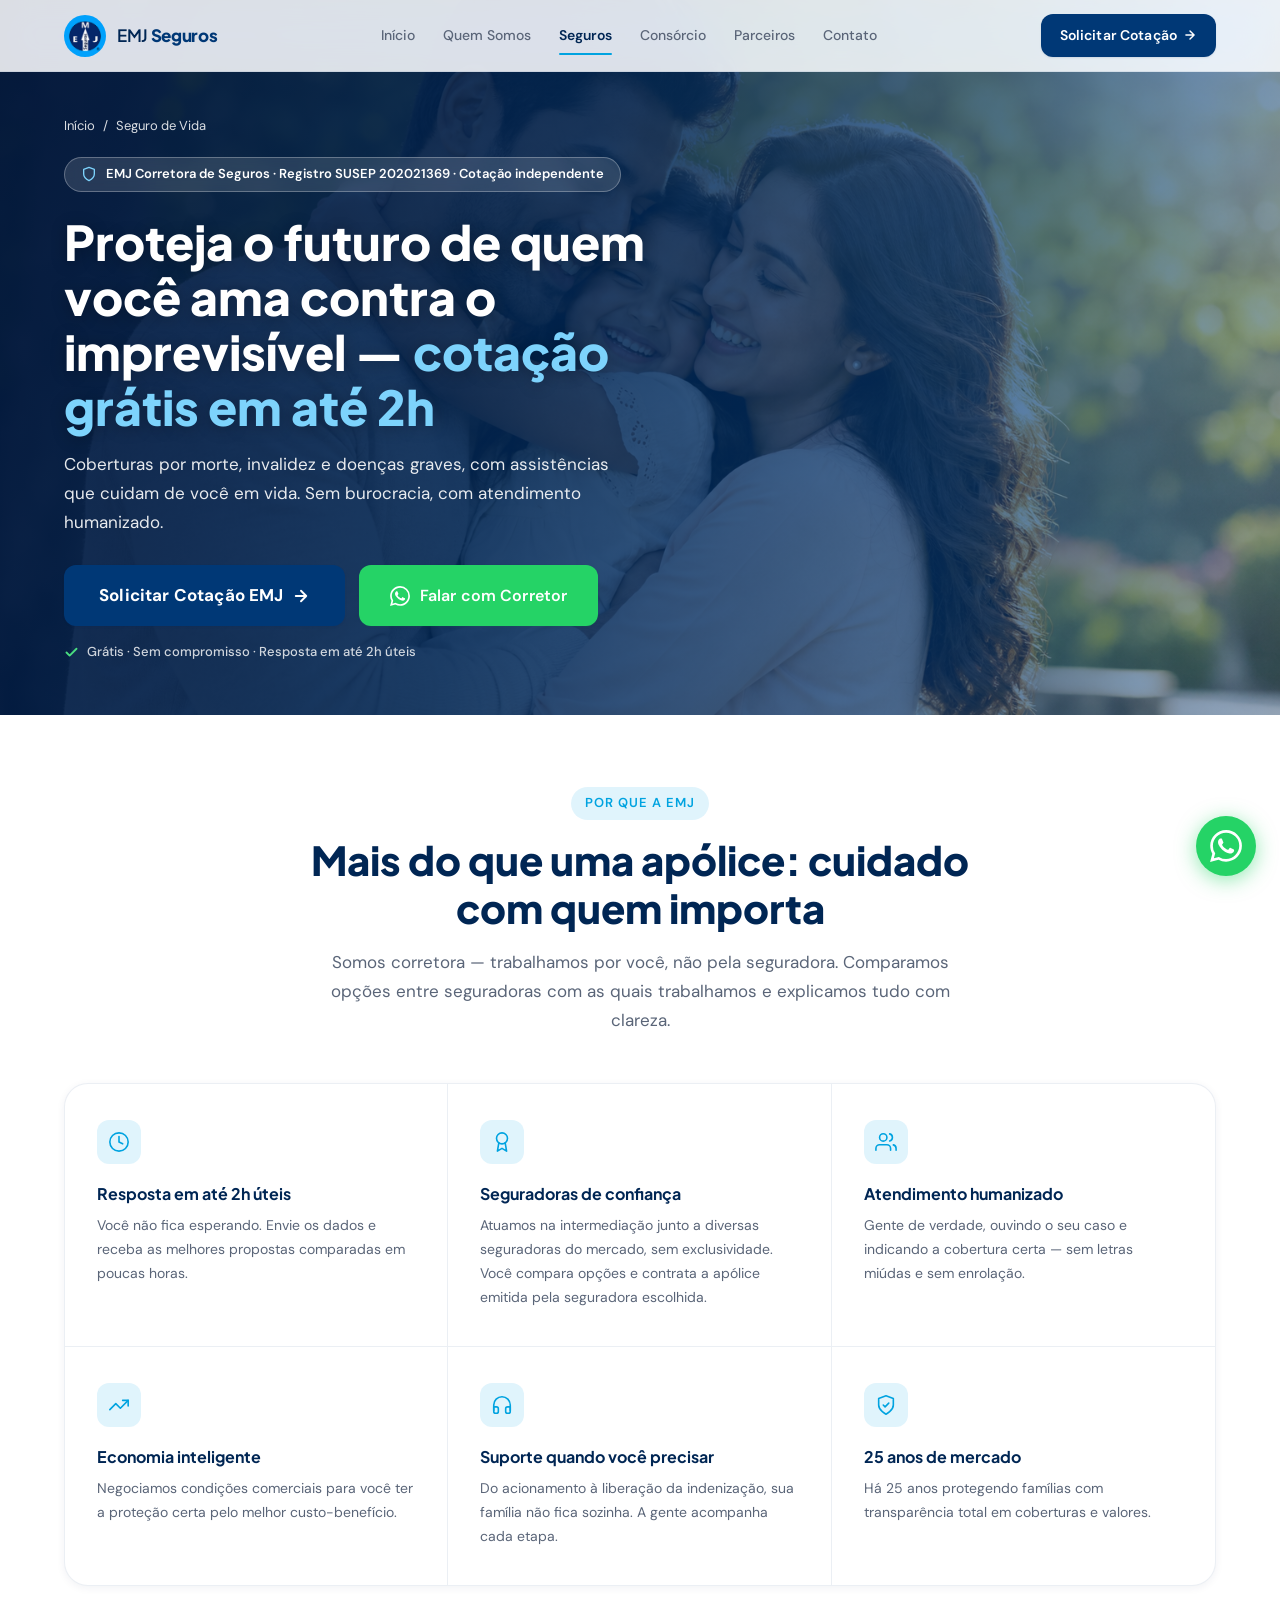
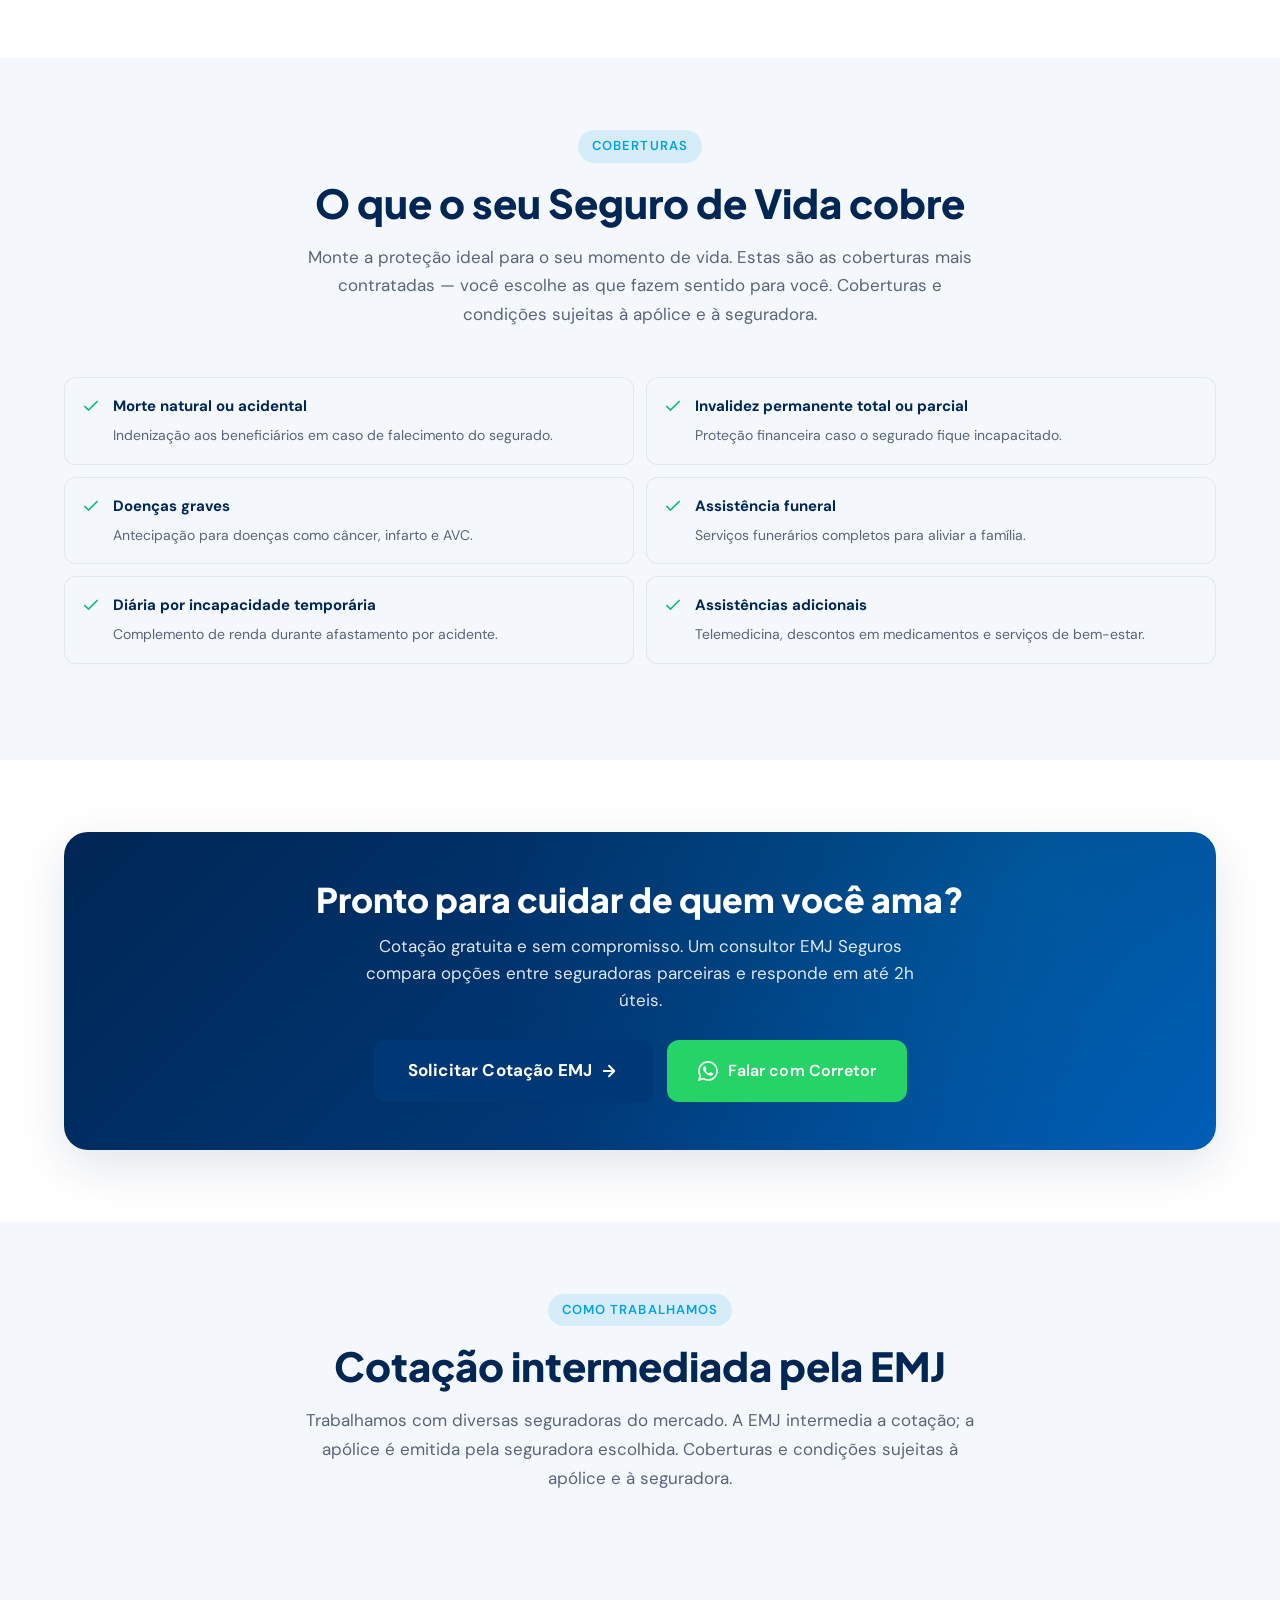
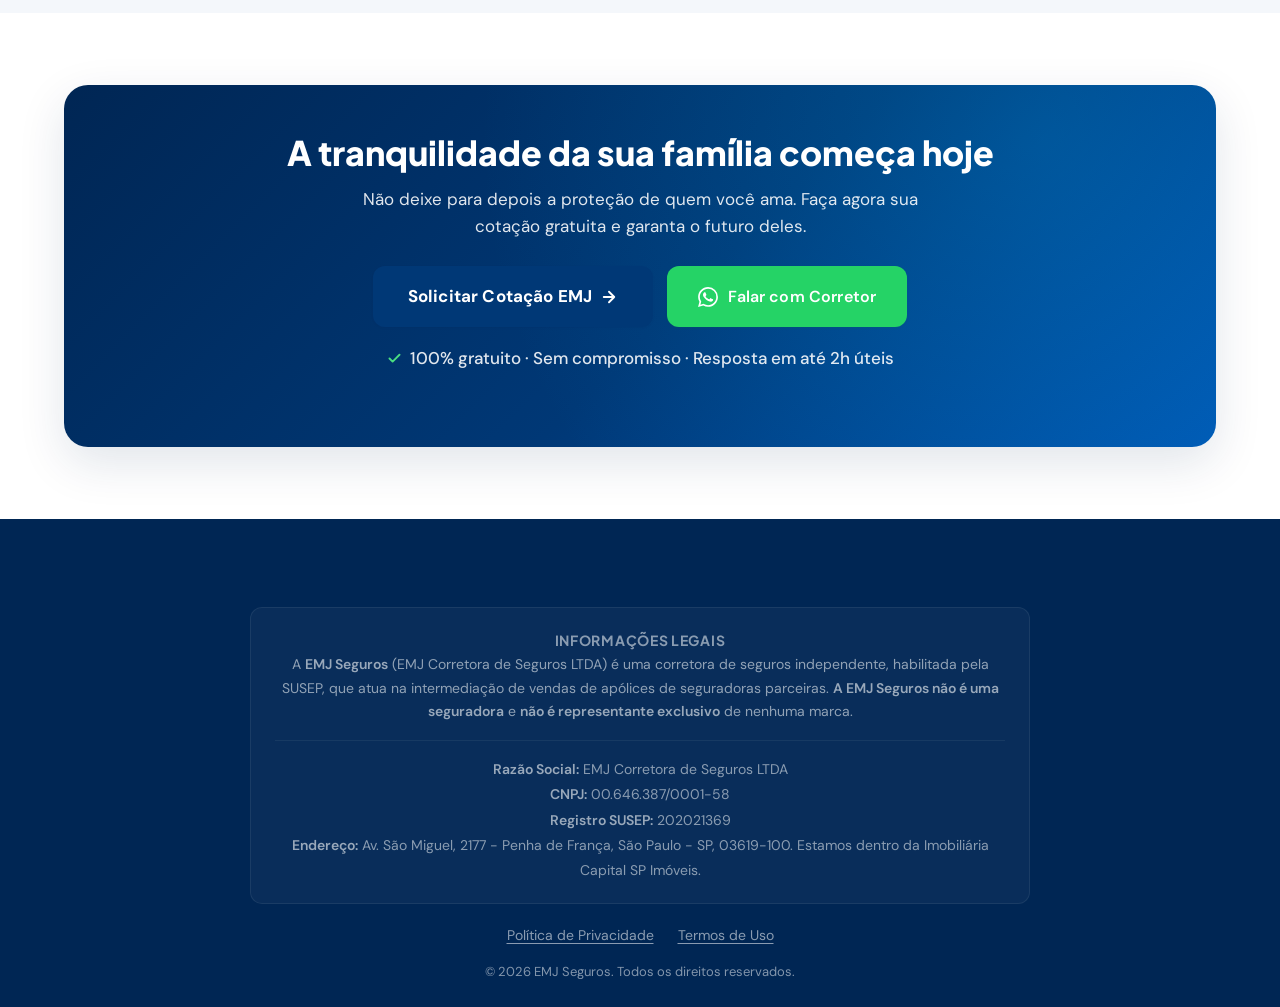
<file: pages/seguro-vida.html>
﻿<!DOCTYPE html>
<html lang="pt-BR">
<head>
  <!-- Google Tag Manager -->
  <script>(function(w,d,s,l,i){w[l]=w[l]||[];w[l].push({'gtm.start':
  new Date().getTime(),event:'gtm.js'});var f=d.getElementsByTagName(s)[0],
  j=d.createElement(s),dl=l!='dataLayer'?'&l='+l:'';j.async=true;j.src=
  'https://www.googletagmanager.com/gtm.js?id='+i+dl;f.parentNode.insertBefore(j,f);
  })(window,document,'script','dataLayer','GTM-NVX8S3FD');</script>
  <!-- End Google Tag Manager -->
  <meta charset="UTF-8">
  <meta name="facebook-domain-verification" content="gk6uj9mu0l1y5x5geobx8sh2dipc2k" />
  <meta name="viewport" content="width=device-width, initial-scale=1.0">
  <meta name="description" content="Seguro de Vida EMJ Seguros — proteção financeira para familiares, cobertura por morte, invalidez e doenças graves.">
  <title>Seguro de Vida | EMJ Seguros</title>
  <link rel="stylesheet" href="../style.css">
  <link rel="icon" href="../assets/logo-emj.png" type="image/png">
  <!-- Google tag (gtag.js) -->
  <script async src="https://www.googletagmanager.com/gtag/js?id=G-F6EQVCPVZE"></script>
  <script>
    window.dataLayer = window.dataLayer || [];
    function gtag(){dataLayer.push(arguments);}
    gtag('js', new Date());

    gtag('config', 'G-F6EQVCPVZE');
    gtag('config', 'AW-740330480');

    function gtagSendEvent(url) {
      var callback = function () {
        if (typeof url !== 'undefined') {
          window.open(url, '_blank', 'noopener,noreferrer');
        }
      };
      gtag('event', 'conversion', {
        'send_to': 'AW-740330480',
        'event_callback': callback
      });
      return false;
    }
  </script>
  <!-- Meta Pixel Code -->
  <script>
  !function(f,b,e,v,n,t,s)
  {if(f.fbq)return;n=f.fbq=function(){n.callMethod?
  n.callMethod.apply(n,arguments):n.queue.push(arguments)};
  if(!f._fbq)f._fbq=n;n.push=n;n.loaded=!0;n.version='2.0';
  n.queue=[];t=b.createElement(e);t.async=!0;
  t.src=v;s=b.getElementsByTagName(e)[0];
  s.parentNode.insertBefore(t,s)}(window, document,'script',
  'https://connect.facebook.net/en_US/fbevents.js');
  fbq('init', '1026255446868443');
  fbq('track', 'PageView');
  </script>
  <noscript><img height="1" width="1" style="display:none"
  src="https://www.facebook.com/tr?id=1026255446868443&ev=PageView&noscript=1"
  /></noscript>
  <!-- End Meta Pixel Code -->
</head>
<body>
  <!-- Google Tag Manager (noscript) -->
  <noscript><iframe src="https://www.googletagmanager.com/ns.html?id=GTM-NVX8S3FD"
  height="0" width="0" style="display:none;visibility:hidden"></iframe></noscript>
  <!-- End Google Tag Manager (noscript) -->
  <header class="header scrolled"><div class="container header-inner">
    <a href="../index.html" class="logo">
      <div class="logo-frame"><img src="../assets/logo-emj.png" alt="EMJ Seguros" class="logo-img" width="46" height="46"></div>
      <span class="logo-text">EMJ <strong>Seguros</strong></span>
    </a>
    <div class="logo-divider" aria-hidden="true"></div>
    <nav class="nav"><a href="../index.html#inicio" class="nav-link">Início</a><a href="../index.html#quem-somos" class="nav-link">Quem Somos</a><a href="../index.html#seguros" class="nav-link active">Seguros</a><a href="../index.html#consorcio" class="nav-link">Consórcio</a><a href="../index.html#parceiros" class="nav-link">Parceiros</a><a href="../index.html#contato" class="nav-link">Contato</a><a href="../index.html#contato" class="btn btn-primary btn-sm btn-mobile-cta">Solicitar Cotação</a></nav>
    <a href="../index.html#contato" class="btn btn-primary btn-sm header-cta">Solicitar Cotação <svg width="14" height="14" viewBox="0 0 24 24" fill="none" stroke="currentColor" stroke-width="2.5" stroke-linecap="round" stroke-linejoin="round"><path d="M5 12h14M12 5l7 7-7 7"/></svg></a>
    <button class="menu-toggle" aria-label="Abrir menu" aria-expanded="false"><span></span><span></span><span></span></button>
  </div></header>

  <main>
    <!-- ══ HERO DE CONVERSÃO (above the fold) ══ -->
    <section class="lp-hero">
      <div class="lp-hero-bg" aria-hidden="true">
        <img src="../assets/prod-vida.jpg" alt="" width="1600" height="1000" loading="eager" fetchpriority="high">
      </div>
      <div class="container">
       <div class="lp-hero-content">
        <nav class="lp-breadcrumb" aria-label="Você está aqui"><a href="../index.html">Início</a> / <span>Seguro de Vida</span></nav>

        <div class="lp-badge">
          <svg width="16" height="16" viewBox="0 0 24 24" fill="none" stroke="currentColor" stroke-width="2" stroke-linecap="round" stroke-linejoin="round"><path d="M12 22s8-4 8-10V5l-8-3-8 3v7c0 6 8 10 8 10z"/></svg>
          EMJ Corretora de Seguros · Registro SUSEP 202021369 · Cotação independente
        </div>

        <h1>Proteja o futuro de quem você ama contra o imprevisível — <span>cotação grátis em até 2h</span></h1>

        <p class="lp-hero-sub">
          Coberturas por morte, invalidez e doenças graves, com assistências que cuidam de você em vida. Sem burocracia, com atendimento humanizado.
        </p>

        <div class="lp-actions">
          <a href="../index.html#contato" class="btn btn-primary btn-cta-xl">
            Solicitar Cotação EMJ
            <svg width="18" height="18" viewBox="0 0 24 24" fill="none" stroke="currentColor" stroke-width="2.5" stroke-linecap="round" stroke-linejoin="round"><path d="M5 12h14M12 5l7 7-7 7"/></svg>
          </a>
          <!-- TODO: confirmar se este botão será wa.me direto ou JS tracking -->
          <a href="#" class="btn btn-whatsapp btn-lg" data-whatsapp="Olá! Gostaria de cotar Seguro de Vida.">
            <svg width="20" height="20" viewBox="0 0 24 24" fill="currentColor"><path d="M17.472 14.382c-.297-.149-1.758-.867-2.03-.967-.273-.099-.471-.148-.67.15-.197.297-.767.966-.94 1.164-.173.199-.347.223-.644.075-.297-.15-1.255-.463-2.39-1.475-.883-.788-1.48-1.761-1.653-2.059-.173-.297-.018-.458.13-.606.134-.133.298-.347.446-.52.149-.174.198-.298.298-.497.099-.198.05-.371-.025-.52-.075-.149-.669-1.612-.916-2.207-.242-.579-.487-.5-.669-.51-.173-.008-.371-.01-.57-.01-.198 0-.52.074-.792.372-.272.297-1.04 1.016-1.04 2.479 0 1.462 1.065 2.875 1.213 3.074.149.198 2.096 3.2 5.077 4.487.709.306 1.262.489 1.694.625.712.227 1.36.195 1.871.118.571-.085 1.758-.719 2.006-1.413.248-.694.248-1.289.173-1.413-.074-.124-.272-.198-.57-.347m-5.421 7.403h-.004a9.87 9.87 0 01-5.031-1.378l-.361-.214-3.741.982.998-3.648-.235-.374a9.86 9.86 0 01-1.51-5.26c.001-5.45 4.436-9.884 9.888-9.884 2.64 0 5.122 1.03 6.988 2.898a9.825 9.825 0 012.893 6.994c-.003 5.45-4.435 9.884-9.885 9.884m8.413-18.297A11.815 11.815 0 0012.05 0C5.495 0 .16 5.335.157 11.892c0 2.096.547 4.142 1.588 5.945L.057 24l6.305-1.654a11.882 11.882 0 005.683 1.448h.005c6.554 0 11.89-5.335 11.893-11.893a11.821 11.821 0 00-3.48-8.413z"/></svg>
            Falar com Corretor
          </a>
        </div>

        <p class="lp-cta-micro">
          <svg width="15" height="15" viewBox="0 0 24 24" fill="none" stroke="currentColor" stroke-width="3" stroke-linecap="round" stroke-linejoin="round"><polyline points="20 6 9 17 4 12"/></svg>
          Grátis · Sem compromisso · Resposta em até 2h úteis
        </p>
       </div>
      </div>
    </section>

    <!-- ══ POR QUE CONTRATAR ══ -->
    <section class="lp-section lp-section--white">
      <div class="container">
        <header class="lp-section-head reveal">
          <span class="section-tag">Por que a EMJ</span>
          <h2 class="section-title">Mais do que uma apólice: cuidado com quem importa</h2>
          <p class="section-subtitle">Somos corretora — trabalhamos por você, não pela seguradora. Comparamos opções entre seguradoras com as quais trabalhamos e explicamos tudo com clareza.</p>
        </header>
        <div class="diff-grid reveal">
          <article class="diff-item">
            <div class="diff-icon"><svg width="22" height="22" viewBox="0 0 24 24" fill="none" stroke="currentColor" stroke-width="1.75" stroke-linecap="round" stroke-linejoin="round"><circle cx="12" cy="12" r="10"/><polyline points="12 6 12 12 16 14"/></svg></div>
            <h3 class="diff-title">Resposta em até 2h úteis</h3>
            <p class="diff-text">Você não fica esperando. Envie os dados e receba as melhores propostas comparadas em poucas horas.</p>
          </article>
          <article class="diff-item">
            <div class="diff-icon"><svg width="22" height="22" viewBox="0 0 24 24" fill="none" stroke="currentColor" stroke-width="1.75" stroke-linecap="round" stroke-linejoin="round"><circle cx="12" cy="8" r="6"/><path d="M15.477 12.89 17 22l-5-3-5 3 1.523-9.11"/></svg></div>
            <h3 class="diff-title">Seguradoras de confiança</h3>
            <p class="diff-text">Atuamos na intermediação junto a diversas seguradoras do mercado, sem exclusividade. Você compara opções e contrata a apólice emitida pela seguradora escolhida.</p>
          </article>
          <article class="diff-item">
            <div class="diff-icon"><svg width="22" height="22" viewBox="0 0 24 24" fill="none" stroke="currentColor" stroke-width="1.75" stroke-linecap="round" stroke-linejoin="round"><path d="M17 21v-2a4 4 0 0 0-4-4H5a4 4 0 0 0-4 4v2"/><circle cx="9" cy="7" r="4"/><path d="M23 21v-2a4 4 0 0 0-3-3.87"/><path d="M16 3.13a4 4 0 0 1 0 7.75"/></svg></div>
            <h3 class="diff-title">Atendimento humanizado</h3>
            <p class="diff-text">Gente de verdade, ouvindo o seu caso e indicando a cobertura certa — sem letras miúdas e sem enrolação.</p>
          </article>
          <article class="diff-item">
            <div class="diff-icon"><svg width="22" height="22" viewBox="0 0 24 24" fill="none" stroke="currentColor" stroke-width="1.75" stroke-linecap="round" stroke-linejoin="round"><polyline points="22 7 13.5 15.5 8.5 10.5 2 17"/><polyline points="16 7 22 7 22 13"/></svg></div>
            <h3 class="diff-title">Economia inteligente</h3>
            <p class="diff-text">Negociamos condições comerciais para você ter a proteção certa pelo melhor custo-benefício.</p>
          </article>
          <article class="diff-item">
            <div class="diff-icon"><svg width="22" height="22" viewBox="0 0 24 24" fill="none" stroke="currentColor" stroke-width="1.75" stroke-linecap="round" stroke-linejoin="round"><path d="M3 18v-6a9 9 0 0 1 18 0v6"/><path d="M21 19a2 2 0 0 1-2 2h-1a2 2 0 0 1-2-2v-3a2 2 0 0 1 2-2h3zM3 19a2 2 0 0 0 2 2h1a2 2 0 0 0 2-2v-3a2 2 0 0 0-2-2H3z"/></svg></div>
            <h3 class="diff-title">Suporte quando você precisar</h3>
            <p class="diff-text">Do acionamento à liberação da indenização, sua família não fica sozinha. A gente acompanha cada etapa.</p>
          </article>
          <article class="diff-item">
            <div class="diff-icon"><svg width="22" height="22" viewBox="0 0 24 24" fill="none" stroke="currentColor" stroke-width="1.75" stroke-linecap="round" stroke-linejoin="round"><path d="M12 22s8-4 8-10V5l-8-3-8 3v7c0 6 8 10 8 10z"/><polyline points="9 12 11 14 15 10"/></svg></div>
            <h3 class="diff-title">25 anos de mercado</h3>
            <p class="diff-text">Há 25 anos protegendo famílias com transparência total em coberturas e valores.</p>
          </article>
        </div>
      </div>
    </section>

    <!-- ══ COBERTURAS PRINCIPAIS ══ -->
    <section class="lp-section">
      <div class="container">
        <header class="lp-section-head reveal">
          <span class="section-tag">Coberturas</span>
          <h2 class="section-title">O que o seu Seguro de Vida cobre</h2>
          <p class="section-subtitle">Monte a proteção ideal para o seu momento de vida. Estas são as coberturas mais contratadas — você escolhe as que fazem sentido para você. Coberturas e condições sujeitas à apólice e à seguradora.</p>
        </header>
        <ul class="coverage-list coverage-list--2col reveal">
          <li class="coverage-item"><svg width="20" height="20" viewBox="0 0 24 24" fill="none" stroke="currentColor" stroke-width="2"><polyline points="20 6 9 17 4 12"/></svg><div><strong>Morte natural ou acidental</strong><span>Indenização aos beneficiários em caso de falecimento do segurado.</span></div></li>
          <li class="coverage-item"><svg width="20" height="20" viewBox="0 0 24 24" fill="none" stroke="currentColor" stroke-width="2"><polyline points="20 6 9 17 4 12"/></svg><div><strong>Invalidez permanente total ou parcial</strong><span>Proteção financeira caso o segurado fique incapacitado.</span></div></li>
          <li class="coverage-item"><svg width="20" height="20" viewBox="0 0 24 24" fill="none" stroke="currentColor" stroke-width="2"><polyline points="20 6 9 17 4 12"/></svg><div><strong>Doenças graves</strong><span>Antecipação para doenças como câncer, infarto e AVC.</span></div></li>
          <li class="coverage-item"><svg width="20" height="20" viewBox="0 0 24 24" fill="none" stroke="currentColor" stroke-width="2"><polyline points="20 6 9 17 4 12"/></svg><div><strong>Assistência funeral</strong><span>Serviços funerários completos para aliviar a família.</span></div></li>
          <li class="coverage-item"><svg width="20" height="20" viewBox="0 0 24 24" fill="none" stroke="currentColor" stroke-width="2"><polyline points="20 6 9 17 4 12"/></svg><div><strong>Diária por incapacidade temporária</strong><span>Complemento de renda durante afastamento por acidente.</span></div></li>
          <li class="coverage-item"><svg width="20" height="20" viewBox="0 0 24 24" fill="none" stroke="currentColor" stroke-width="2"><polyline points="20 6 9 17 4 12"/></svg><div><strong>Assistências adicionais</strong><span>Telemedicina, descontos em medicamentos e serviços de bem-estar.</span></div></li>
        </ul>
      </div>
    </section>

    <!-- ══ CTA INTERMEDIÁRIO ══ -->
    <section class="lp-section lp-section--white">
      <div class="container">
        <div class="lp-cta-band reveal">
          <h2>Pronto para cuidar de quem você ama?</h2>
          <p>Cotação gratuita e sem compromisso. Um consultor EMJ Seguros compara opções entre seguradoras parceiras e responde em até 2h úteis.</p>
          <div class="lp-actions">
            <a href="../index.html#contato" class="btn btn-primary btn-cta-xl">
              Solicitar Cotação EMJ
              <svg width="18" height="18" viewBox="0 0 24 24" fill="none" stroke="currentColor" stroke-width="2.5" stroke-linecap="round" stroke-linejoin="round"><path d="M5 12h14M12 5l7 7-7 7"/></svg>
            </a>
            <!-- TODO: confirmar se este botão será wa.me direto ou JS tracking -->
            <a href="#" class="btn btn-whatsapp btn-lg" data-whatsapp="Olá! Gostaria de cotar Seguro de Vida.">
              <svg width="20" height="20" viewBox="0 0 24 24" fill="currentColor"><path d="M17.472 14.382c-.297-.149-1.758-.867-2.03-.967-.273-.099-.471-.148-.67.15-.197.297-.767.966-.94 1.164-.173.199-.347.223-.644.075-.297-.15-1.255-.463-2.39-1.475-.883-.788-1.48-1.761-1.653-2.059-.173-.297-.018-.458.13-.606.134-.133.298-.347.446-.52.149-.174.198-.298.298-.497.099-.198.05-.371-.025-.52-.075-.149-.669-1.612-.916-2.207-.242-.579-.487-.5-.669-.51-.173-.008-.371-.01-.57-.01-.198 0-.52.074-.792.372-.272.297-1.04 1.016-1.04 2.479 0 1.462 1.065 2.875 1.213 3.074.149.198 2.096 3.2 5.077 4.487.709.306 1.262.489 1.694.625.712.227 1.36.195 1.871.118.571-.085 1.758-.719 2.006-1.413.248-.694.248-1.289.173-1.413-.074-.124-.272-.198-.57-.347m-5.421 7.403h-.004a9.87 9.87 0 01-5.031-1.378l-.361-.214-3.741.982.998-3.648-.235-.374a9.86 9.86 0 01-1.51-5.26c.001-5.45 4.436-9.884 9.888-9.884 2.64 0 5.122 1.03 6.988 2.898a9.825 9.825 0 012.893 6.994c-.003 5.45-4.435 9.884-9.885 9.884m8.413-18.297A11.815 11.815 0 0012.05 0C5.495 0 .16 5.335.157 11.892c0 2.096.547 4.142 1.588 5.945L.057 24l6.305-1.654a11.882 11.882 0 005.683 1.448h.005c6.554 0 11.89-5.335 11.893-11.893a11.821 11.821 0 00-3.48-8.413z"/></svg>
              Falar com Corretor
            </a>
          </div>
        </div>
      </div>
    </section>

    <!-- ══ INTERMEDIAÇÃO ══ -->
    <section class="lp-section">
      <div class="container">
        <header class="lp-section-head reveal">
          <span class="section-tag">Como trabalhamos</span>
          <h2 class="section-title">Cotação intermediada pela EMJ</h2>
          <p class="section-subtitle">Trabalhamos com diversas seguradoras do mercado. A EMJ intermedia a cotação; a apólice é emitida pela seguradora escolhida. Coberturas e condições sujeitas à apólice e à seguradora.</p>
        </header>
      </div>
    </section>

    <!-- ══ CTA FINAL ══ -->
    <section class="lp-section lp-section--white">
      <div class="container">
        <div class="lp-cta-band reveal">
          <h2>A tranquilidade da sua família começa hoje</h2>
          <p>Não deixe para depois a proteção de quem você ama. Faça agora sua cotação gratuita e garanta o futuro deles.</p>
          <div class="lp-actions">
            <a href="../index.html#contato" class="btn btn-primary btn-cta-xl">
              Solicitar Cotação EMJ
              <svg width="18" height="18" viewBox="0 0 24 24" fill="none" stroke="currentColor" stroke-width="2.5" stroke-linecap="round" stroke-linejoin="round"><path d="M5 12h14M12 5l7 7-7 7"/></svg>
            </a>
            <!-- TODO: confirmar se este botão será wa.me direto ou JS tracking -->
            <a href="#" class="btn btn-whatsapp btn-lg" data-whatsapp="Olá! Gostaria de cotar Seguro de Vida.">
              <svg width="20" height="20" viewBox="0 0 24 24" fill="currentColor"><path d="M17.472 14.382c-.297-.149-1.758-.867-2.03-.967-.273-.099-.471-.148-.67.15-.197.297-.767.966-.94 1.164-.173.199-.347.223-.644.075-.297-.15-1.255-.463-2.39-1.475-.883-.788-1.48-1.761-1.653-2.059-.173-.297-.018-.458.13-.606.134-.133.298-.347.446-.52.149-.174.198-.298.298-.497.099-.198.05-.371-.025-.52-.075-.149-.669-1.612-.916-2.207-.242-.579-.487-.5-.669-.51-.173-.008-.371-.01-.57-.01-.198 0-.52.074-.792.372-.272.297-1.04 1.016-1.04 2.479 0 1.462 1.065 2.875 1.213 3.074.149.198 2.096 3.2 5.077 4.487.709.306 1.262.489 1.694.625.712.227 1.36.195 1.871.118.571-.085 1.758-.719 2.006-1.413.248-.694.248-1.289.173-1.413-.074-.124-.272-.198-.57-.347m-5.421 7.403h-.004a9.87 9.87 0 01-5.031-1.378l-.361-.214-3.741.982.998-3.648-.235-.374a9.86 9.86 0 01-1.51-5.26c.001-5.45 4.436-9.884 9.888-9.884 2.64 0 5.122 1.03 6.988 2.898a9.825 9.825 0 012.893 6.994c-.003 5.45-4.435 9.884-9.885 9.884m8.413-18.297A11.815 11.815 0 0012.05 0C5.495 0 .16 5.335.157 11.892c0 2.096.547 4.142 1.588 5.945L.057 24l6.305-1.654a11.882 11.882 0 005.683 1.448h.005c6.554 0 11.89-5.335 11.893-11.893a11.821 11.821 0 00-3.48-8.413z"/></svg>
              Falar com Corretor
            </a>
          </div>
          <p class="lp-cta-micro">
            <svg width="15" height="15" viewBox="0 0 24 24" fill="none" stroke="currentColor" stroke-width="3" stroke-linecap="round" stroke-linejoin="round"><polyline points="20 6 9 17 4 12"/></svg>
            100% gratuito · Sem compromisso · Resposta em até 2h úteis
          </p>
        </div>
      </div>
    </section>
  </main>

  <footer class="footer"><div class="container"><div class="footer-bottom"><div class="footer-legal"><p class="footer-legal-title">Informações Legais</p><p class="footer-legal-disclaimer">A <strong>EMJ Seguros</strong> (EMJ Corretora de Seguros LTDA) é uma corretora de seguros independente, habilitada pela SUSEP, que atua na intermediação de vendas de apólices de seguradoras parceiras. <strong>A EMJ Seguros não é uma seguradora</strong> e <strong>não é representante exclusivo</strong> de nenhuma marca.</p><p><strong>Razão Social:</strong> EMJ Corretora de Seguros LTDA</p><p><strong>CNPJ:</strong> 00.646.387/0001-58</p><p><strong>Registro SUSEP:</strong> 202021369</p>
          <p><strong>Endereço:</strong> Av. São Miguel, 2177 - Penha de França, São Paulo - SP, 03619-100. Estamos dentro da Imobiliária Capital SP Imóveis.</p></div><nav class="footer-policies" aria-label="Políticas do site"><a href="politica-de-privacidade.html">Política de Privacidade</a><a href="termos-de-uso.html">Termos de Uso</a></nav><p>© 2026 EMJ Seguros. Todos os direitos reservados.</p></div></div></footer>

  <a href="#" class="whatsapp-float" aria-label="WhatsApp"><svg viewBox="0 0 24 24" fill="white" xmlns="http://www.w3.org/2000/svg"><path d="M17.472 14.382c-.297-.149-1.758-.867-2.03-.967-.273-.099-.471-.148-.67.15-.197.297-.767.966-.94 1.164-.173.199-.347.223-.644.075-.297-.15-1.255-.463-2.39-1.475-.883-.788-1.48-1.761-1.653-2.059-.173-.297-.018-.458.13-.606.134-.133.298-.347.446-.52.149-.174.198-.298.298-.497.099-.198.05-.371-.025-.52-.075-.149-.669-1.612-.916-2.207-.242-.579-.487-.5-.669-.51-.173-.008-.371-.01-.57-.01-.198 0-.52.074-.792.372-.272.297-1.04 1.016-1.04 2.479 0 1.462 1.065 2.875 1.213 3.074.149.198 2.096 3.2 5.077 4.487.709.306 1.262.489 1.694.625.712.227 1.36.195 1.871.118.571-.085 1.758-.719 2.006-1.413.248-.694.248-1.289.173-1.413-.074-.124-.272-.198-.57-.347m-5.421 7.403h-.004a9.87 9.87 0 01-5.031-1.378l-.361-.214-3.741.982.998-3.648-.235-.374a9.86 9.86 0 01-1.51-5.26c.001-5.45 4.436-9.884 9.888-9.884 2.64 0 5.122 1.03 6.988 2.898a9.825 9.825 0 012.893 6.994c-.003 5.45-4.435 9.884-9.885 9.884m8.413-18.297A11.815 11.815 0 0012.05 0C5.495 0 .16 5.335.157 11.892c0 2.096.547 4.142 1.588 5.945L.057 24l6.305-1.654a11.882 11.882 0 005.683 1.448h.005c6.554 0 11.89-5.335 11.893-11.893a11.821 11.821 0 00-3.48-8.413z"/></svg></a>
  <script src="../script.js"></script>
</body>
</html>
</file>
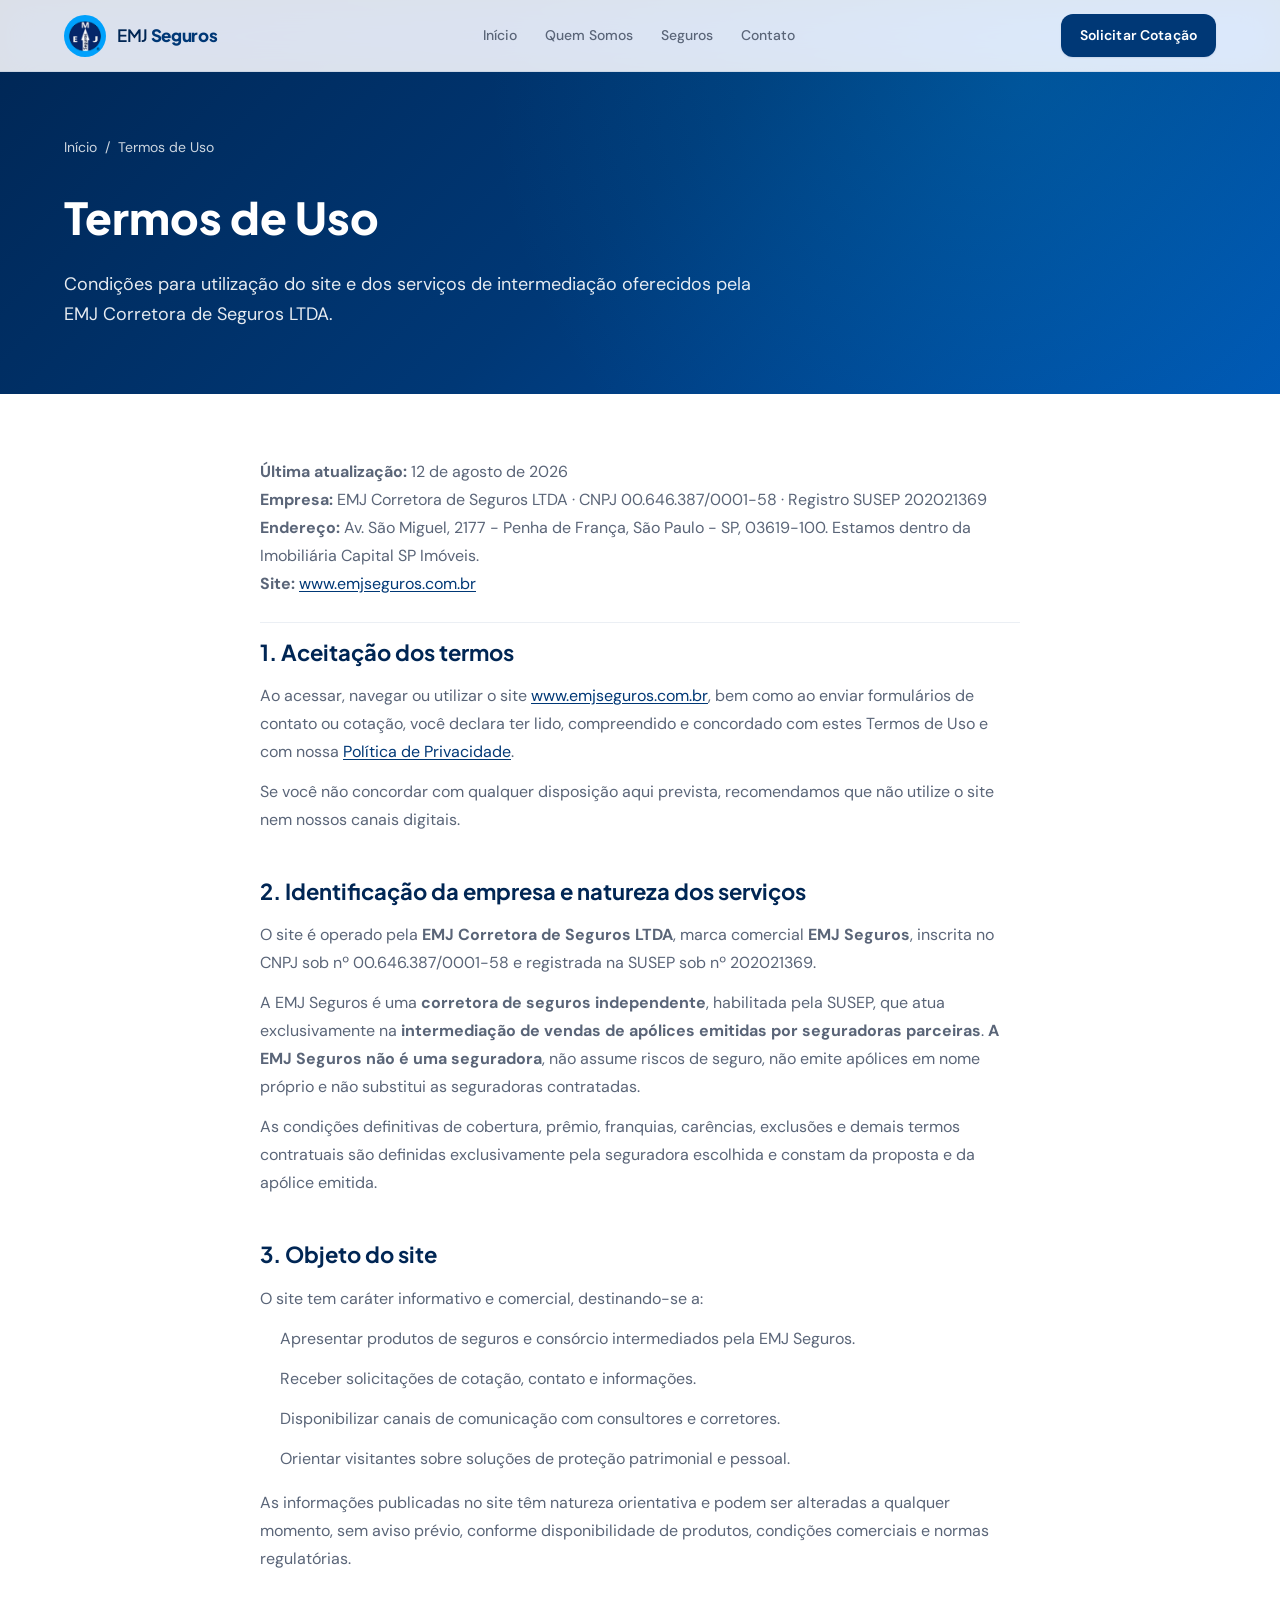
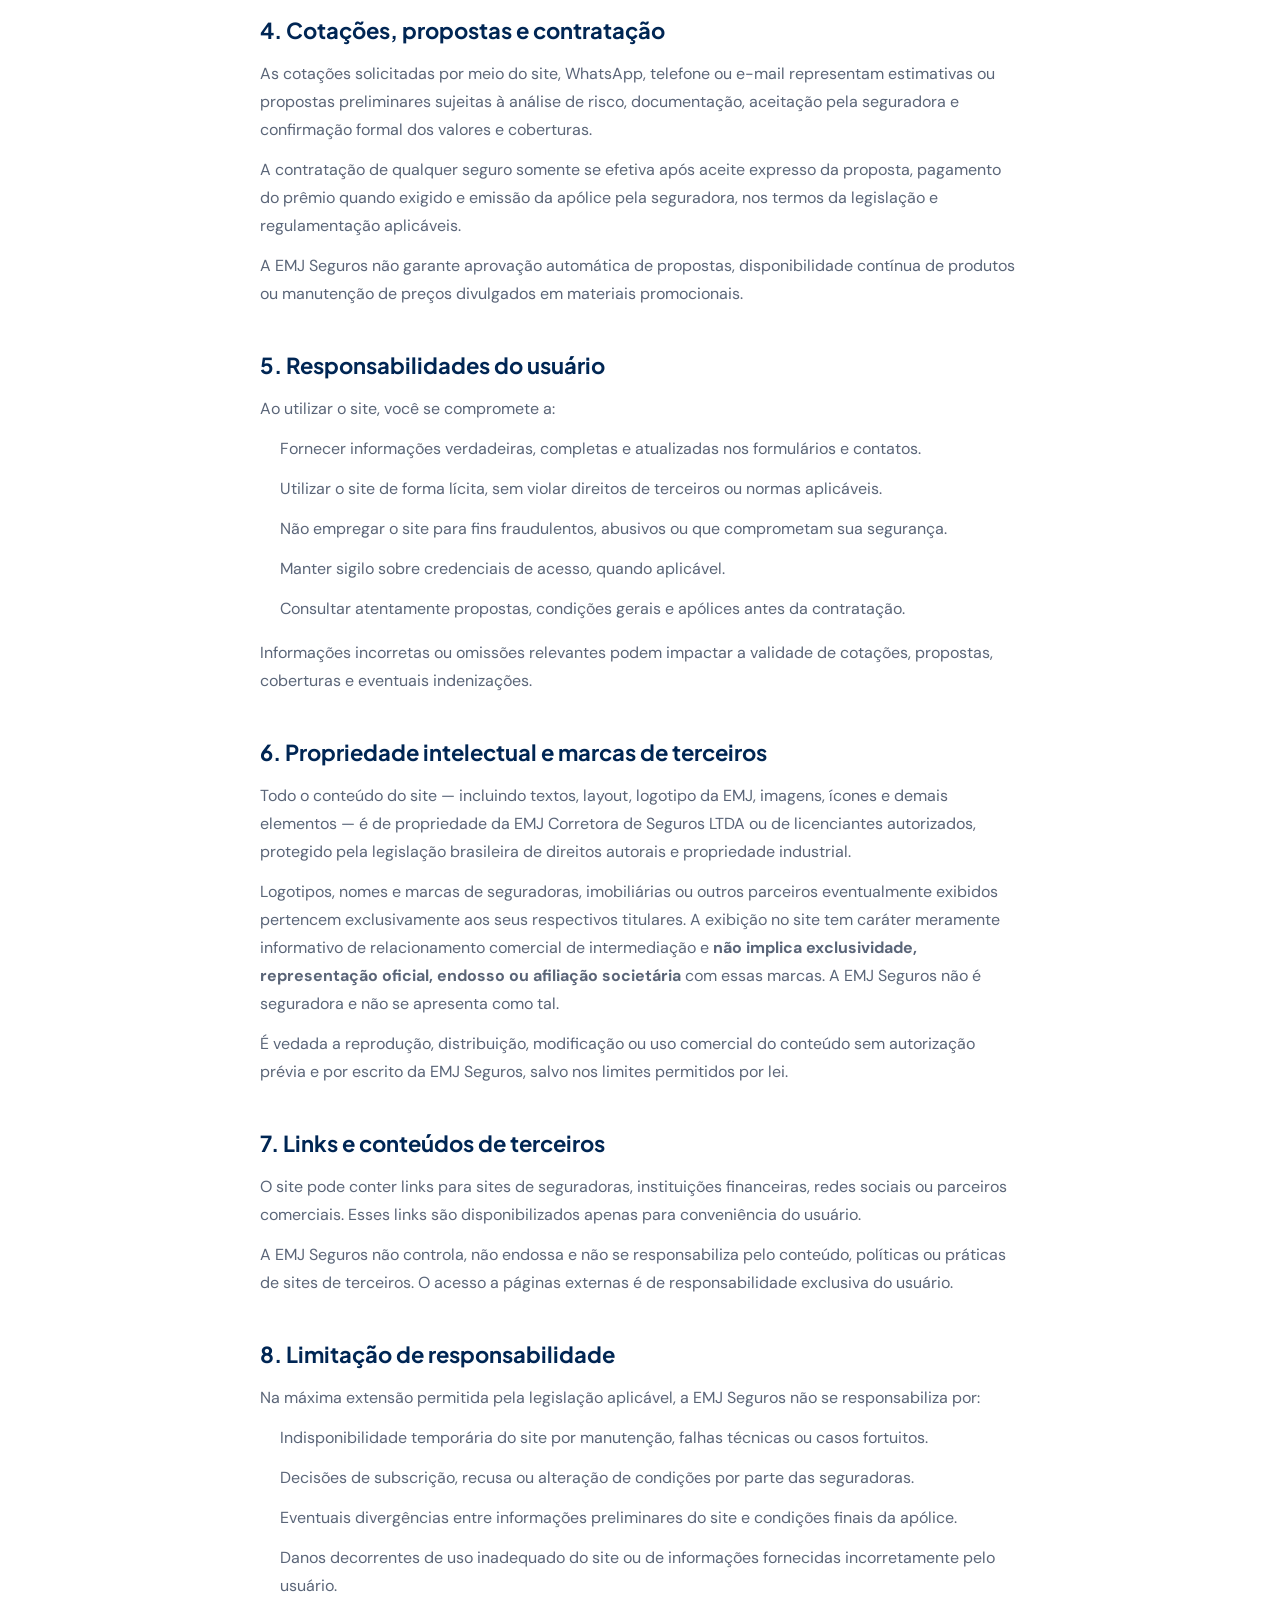
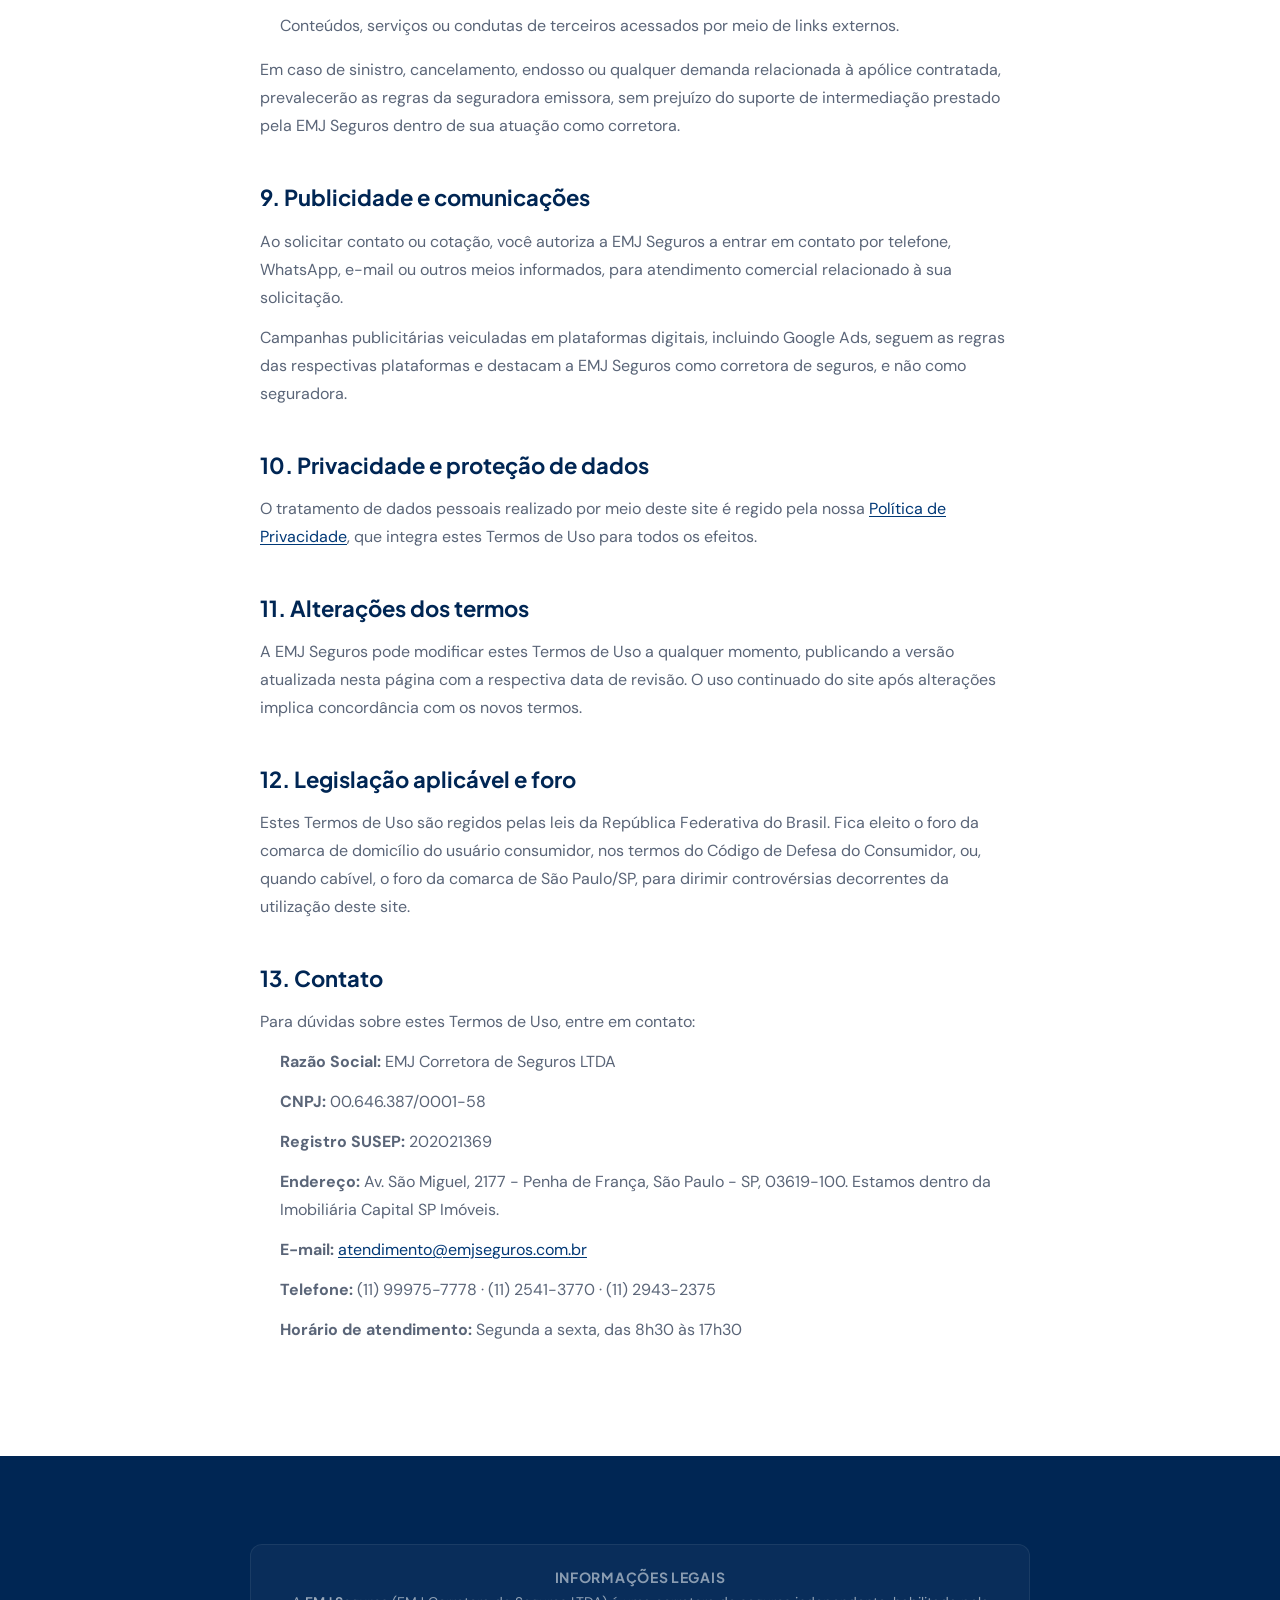
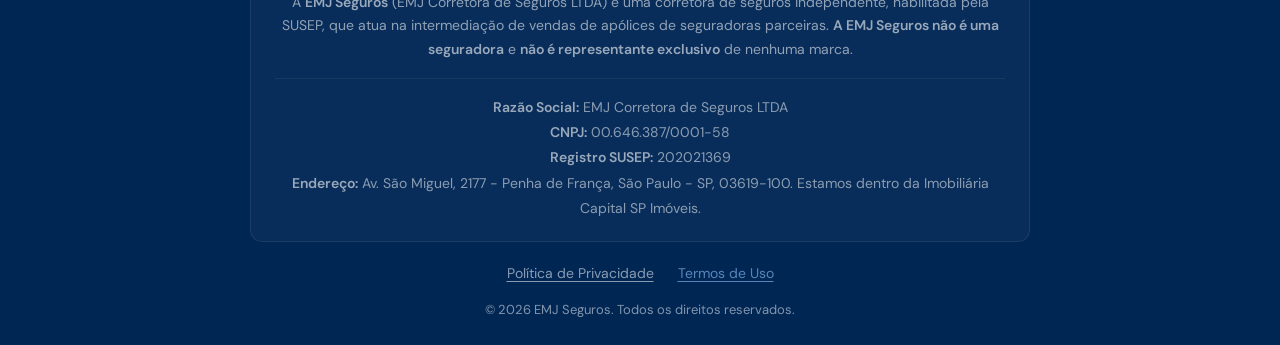
<file: pages/termos-de-uso.html>
﻿<!DOCTYPE html>
<html lang="pt-BR">
<head>
  <!-- Google Tag Manager -->
  <script>(function(w,d,s,l,i){w[l]=w[l]||[];w[l].push({'gtm.start':
  new Date().getTime(),event:'gtm.js'});var f=d.getElementsByTagName(s)[0],
  j=d.createElement(s),dl=l!='dataLayer'?'&l='+l:'';j.async=true;j.src=
  'https://www.googletagmanager.com/gtm.js?id='+i+dl;f.parentNode.insertBefore(j,f);
  })(window,document,'script','dataLayer','GTM-NVX8S3FD');</script>
  <!-- End Google Tag Manager -->
  <meta charset="UTF-8">
  <meta name="facebook-domain-verification" content="gk6uj9mu0l1y5x5geobx8sh2dipc2k" />
  <meta name="viewport" content="width=device-width, initial-scale=1.0">
  <meta name="description" content="Termos de Uso do site EMJ Seguros — condições de utilização dos serviços de intermediação de seguros da EMJ Corretora de Seguros LTDA.">
  <meta name="robots" content="index, follow">
  <title>Termos de Uso | EMJ Seguros</title>
  <link rel="stylesheet" href="../style.css">
  <link rel="icon" href="../assets/logo-emj.png" type="image/png">
  <!-- Meta Pixel Code -->
  <script>
  !function(f,b,e,v,n,t,s)
  {if(f.fbq)return;n=f.fbq=function(){n.callMethod?
  n.callMethod.apply(n,arguments):n.queue.push(arguments)};
  if(!f._fbq)f._fbq=n;n.push=n;n.loaded=!0;n.version='2.0';
  n.queue=[];t=b.createElement(e);t.async=!0;
  t.src=v;s=b.getElementsByTagName(e)[0];
  s.parentNode.insertBefore(t,s)}(window, document,'script',
  'https://connect.facebook.net/en_US/fbevents.js');
  fbq('init', '1026255446868443');
  fbq('track', 'PageView');
  </script>
  <noscript><img height="1" width="1" style="display:none"
  src="https://www.facebook.com/tr?id=1026255446868443&ev=PageView&noscript=1"
  /></noscript>
  <!-- End Meta Pixel Code -->
</head>
<body>
  <!-- Google Tag Manager (noscript) -->
  <noscript><iframe src="https://www.googletagmanager.com/ns.html?id=GTM-NVX8S3FD"
  height="0" width="0" style="display:none;visibility:hidden"></iframe></noscript>
  <!-- End Google Tag Manager (noscript) -->

  <header class="header scrolled"><div class="container header-inner">
    <a href="../index.html" class="logo">
      <div class="logo-frame"><img src="../assets/logo-emj.png" alt="EMJ Seguros" class="logo-img" width="46" height="46"></div>
      <span class="logo-text">EMJ <strong>Seguros</strong></span>
    </a>
    <div class="logo-divider" aria-hidden="true"></div>
    <nav class="nav"><a href="../index.html#inicio" class="nav-link">Início</a><a href="../index.html#quem-somos" class="nav-link">Quem Somos</a><a href="../index.html#seguros" class="nav-link">Seguros</a><a href="../index.html#contato" class="nav-link">Contato</a><a href="../index.html#contato" class="btn btn-primary btn-sm btn-mobile-cta">Solicitar Cotação</a></nav>
    <a href="../index.html#contato" class="btn btn-primary btn-sm header-cta">Solicitar Cotação</a>
    <button class="menu-toggle" aria-label="Abrir menu" aria-expanded="false"><span></span><span></span><span></span></button>
  </div></header>

  <main>
    <section class="page-hero">
      <div class="container">
        <div class="page-hero-content">
          <nav class="breadcrumb" aria-label="Você está aqui"><a href="../index.html">Início</a> / <span>Termos de Uso</span></nav>
          <h1>Termos de Uso</h1>
          <p>Condições para utilização do site e dos serviços de intermediação oferecidos pela EMJ Corretora de Seguros LTDA.</p>
        </div>
      </div>
    </section>

    <section class="legal-page">
      <div class="container">
        <article class="legal-content">
          <p class="legal-meta"><strong>Última atualização:</strong> 12 de agosto de 2026<br>
          <strong>Empresa:</strong> EMJ Corretora de Seguros LTDA · CNPJ 00.646.387/0001-58 · Registro SUSEP 202021369<br>
          <strong>Endereço:</strong> Av. São Miguel, 2177 - Penha de França, São Paulo - SP, 03619-100. Estamos dentro da Imobiliária Capital SP Imóveis.<br>
          <strong>Site:</strong> <a href="https://www.emjseguros.com.br">www.emjseguros.com.br</a></p>

          <h2>1. Aceitação dos termos</h2>
          <p>Ao acessar, navegar ou utilizar o site <a href="https://www.emjseguros.com.br">www.emjseguros.com.br</a>, bem como ao enviar formulários de contato ou cotação, você declara ter lido, compreendido e concordado com estes Termos de Uso e com nossa <a href="politica-de-privacidade.html">Política de Privacidade</a>.</p>
          <p>Se você não concordar com qualquer disposição aqui prevista, recomendamos que não utilize o site nem nossos canais digitais.</p>

          <h2>2. Identificação da empresa e natureza dos serviços</h2>
          <p>O site é operado pela <strong>EMJ Corretora de Seguros LTDA</strong>, marca comercial <strong>EMJ Seguros</strong>, inscrita no CNPJ sob nº 00.646.387/0001-58 e registrada na SUSEP sob nº 202021369.</p>
          <p>A EMJ Seguros é uma <strong>corretora de seguros independente</strong>, habilitada pela SUSEP, que atua exclusivamente na <strong>intermediação de vendas de apólices emitidas por seguradoras parceiras</strong>. <strong>A EMJ Seguros não é uma seguradora</strong>, não assume riscos de seguro, não emite apólices em nome próprio e não substitui as seguradoras contratadas.</p>
          <p>As condições definitivas de cobertura, prêmio, franquias, carências, exclusões e demais termos contratuais são definidas exclusivamente pela seguradora escolhida e constam da proposta e da apólice emitida.</p>

          <h2>3. Objeto do site</h2>
          <p>O site tem caráter informativo e comercial, destinando-se a:</p>
          <ul>
            <li>Apresentar produtos de seguros e consórcio intermediados pela EMJ Seguros.</li>
            <li>Receber solicitações de cotação, contato e informações.</li>
            <li>Disponibilizar canais de comunicação com consultores e corretores.</li>
            <li>Orientar visitantes sobre soluções de proteção patrimonial e pessoal.</li>
          </ul>
          <p>As informações publicadas no site têm natureza orientativa e podem ser alteradas a qualquer momento, sem aviso prévio, conforme disponibilidade de produtos, condições comerciais e normas regulatórias.</p>

          <h2>4. Cotações, propostas e contratação</h2>
          <p>As cotações solicitadas por meio do site, WhatsApp, telefone ou e-mail representam estimativas ou propostas preliminares sujeitas à análise de risco, documentação, aceitação pela seguradora e confirmação formal dos valores e coberturas.</p>
          <p>A contratação de qualquer seguro somente se efetiva após aceite expresso da proposta, pagamento do prêmio quando exigido e emissão da apólice pela seguradora, nos termos da legislação e regulamentação aplicáveis.</p>
          <p>A EMJ Seguros não garante aprovação automática de propostas, disponibilidade contínua de produtos ou manutenção de preços divulgados em materiais promocionais.</p>

          <h2>5. Responsabilidades do usuário</h2>
          <p>Ao utilizar o site, você se compromete a:</p>
          <ul>
            <li>Fornecer informações verdadeiras, completas e atualizadas nos formulários e contatos.</li>
            <li>Utilizar o site de forma lícita, sem violar direitos de terceiros ou normas aplicáveis.</li>
            <li>Não empregar o site para fins fraudulentos, abusivos ou que comprometam sua segurança.</li>
            <li>Manter sigilo sobre credenciais de acesso, quando aplicável.</li>
            <li>Consultar atentamente propostas, condições gerais e apólices antes da contratação.</li>
          </ul>
          <p>Informações incorretas ou omissões relevantes podem impactar a validade de cotações, propostas, coberturas e eventuais indenizações.</p>

          <h2>6. Propriedade intelectual e marcas de terceiros</h2>
          <p>Todo o conteúdo do site — incluindo textos, layout, logotipo da EMJ, imagens, ícones e demais elementos — é de propriedade da EMJ Corretora de Seguros LTDA ou de licenciantes autorizados, protegido pela legislação brasileira de direitos autorais e propriedade industrial.</p>
          <p>Logotipos, nomes e marcas de seguradoras, imobiliárias ou outros parceiros eventualmente exibidos pertencem exclusivamente aos seus respectivos titulares. A exibição no site tem caráter meramente informativo de relacionamento comercial de intermediação e <strong>não implica exclusividade, representação oficial, endosso ou afiliação societária</strong> com essas marcas. A EMJ Seguros não é seguradora e não se apresenta como tal.</p>
          <p>É vedada a reprodução, distribuição, modificação ou uso comercial do conteúdo sem autorização prévia e por escrito da EMJ Seguros, salvo nos limites permitidos por lei.</p>

          <h2>7. Links e conteúdos de terceiros</h2>
          <p>O site pode conter links para sites de seguradoras, instituições financeiras, redes sociais ou parceiros comerciais. Esses links são disponibilizados apenas para conveniência do usuário.</p>
          <p>A EMJ Seguros não controla, não endossa e não se responsabiliza pelo conteúdo, políticas ou práticas de sites de terceiros. O acesso a páginas externas é de responsabilidade exclusiva do usuário.</p>

          <h2>8. Limitação de responsabilidade</h2>
          <p>Na máxima extensão permitida pela legislação aplicável, a EMJ Seguros não se responsabiliza por:</p>
          <ul>
            <li>Indisponibilidade temporária do site por manutenção, falhas técnicas ou casos fortuitos.</li>
            <li>Decisões de subscrição, recusa ou alteração de condições por parte das seguradoras.</li>
            <li>Eventuais divergências entre informações preliminares do site e condições finais da apólice.</li>
            <li>Danos decorrentes de uso inadequado do site ou de informações fornecidas incorretamente pelo usuário.</li>
            <li>Conteúdos, serviços ou condutas de terceiros acessados por meio de links externos.</li>
          </ul>
          <p>Em caso de sinistro, cancelamento, endosso ou qualquer demanda relacionada à apólice contratada, prevalecerão as regras da seguradora emissora, sem prejuízo do suporte de intermediação prestado pela EMJ Seguros dentro de sua atuação como corretora.</p>

          <h2>9. Publicidade e comunicações</h2>
          <p>Ao solicitar contato ou cotação, você autoriza a EMJ Seguros a entrar em contato por telefone, WhatsApp, e-mail ou outros meios informados, para atendimento comercial relacionado à sua solicitação.</p>
          <p>Campanhas publicitárias veiculadas em plataformas digitais, incluindo Google Ads, seguem as regras das respectivas plataformas e destacam a EMJ Seguros como corretora de seguros, e não como seguradora.</p>

          <h2>10. Privacidade e proteção de dados</h2>
          <p>O tratamento de dados pessoais realizado por meio deste site é regido pela nossa <a href="politica-de-privacidade.html">Política de Privacidade</a>, que integra estes Termos de Uso para todos os efeitos.</p>

          <h2>11. Alterações dos termos</h2>
          <p>A EMJ Seguros pode modificar estes Termos de Uso a qualquer momento, publicando a versão atualizada nesta página com a respectiva data de revisão. O uso continuado do site após alterações implica concordância com os novos termos.</p>

          <h2>12. Legislação aplicável e foro</h2>
          <p>Estes Termos de Uso são regidos pelas leis da República Federativa do Brasil. Fica eleito o foro da comarca de domicílio do usuário consumidor, nos termos do Código de Defesa do Consumidor, ou, quando cabível, o foro da comarca de São Paulo/SP, para dirimir controvérsias decorrentes da utilização deste site.</p>

          <h2>13. Contato</h2>
          <p>Para dúvidas sobre estes Termos de Uso, entre em contato:</p>
          <ul>
            <li><strong>Razão Social:</strong> EMJ Corretora de Seguros LTDA</li>
            <li><strong>CNPJ:</strong> 00.646.387/0001-58</li>
            <li><strong>Registro SUSEP:</strong> 202021369</li>
            <li><strong>Endereço:</strong> Av. São Miguel, 2177 - Penha de França, São Paulo - SP, 03619-100. Estamos dentro da Imobiliária Capital SP Imóveis.</li>
            <li><strong>E-mail:</strong> <a href="mailto:atendimento@emjseguros.com.br">atendimento@emjseguros.com.br</a></li>
            <li><strong>Telefone:</strong> (11) 99975-7778 · (11) 2541-3770 · (11) 2943-2375</li>
            <li><strong>Horário de atendimento:</strong> Segunda a sexta, das 8h30 às 17h30</li>
          </ul>
        </article>
      </div>
    </section>
  </main>

  <footer class="footer"><div class="container"><div class="footer-bottom"><div class="footer-legal"><p class="footer-legal-title">Informações Legais</p><p class="footer-legal-disclaimer">A <strong>EMJ Seguros</strong> (EMJ Corretora de Seguros LTDA) é uma corretora de seguros independente, habilitada pela SUSEP, que atua na intermediação de vendas de apólices de seguradoras parceiras. <strong>A EMJ Seguros não é uma seguradora</strong> e <strong>não é representante exclusivo</strong> de nenhuma marca.</p><p><strong>Razão Social:</strong> EMJ Corretora de Seguros LTDA</p><p><strong>CNPJ:</strong> 00.646.387/0001-58</p><p><strong>Registro SUSEP:</strong> 202021369</p>
          <p><strong>Endereço:</strong> Av. São Miguel, 2177 - Penha de França, São Paulo - SP, 03619-100. Estamos dentro da Imobiliária Capital SP Imóveis.</p></div><nav class="footer-policies" aria-label="Políticas do site"><a href="politica-de-privacidade.html">Política de Privacidade</a><a href="termos-de-uso.html" aria-current="page">Termos de Uso</a></nav><p>© 2026 EMJ Seguros. Todos os direitos reservados.</p></div></div></footer>

  <script src="../script.js"></script>
</body>
</html>
</file>
<file: style.css>
/* ============================================================
   EMJ Seguros — Design System
   Navbar flutuante · Hero full-bleed · Cards com imagens
   ============================================================ */
@import url('https://fonts.googleapis.com/css2?family=DM+Sans:opsz,wght@9..40,400;9..40,500;9..40,600;9..40,700&family=Plus+Jakarta+Sans:wght@500;600;700;800&display=swap');

:root {
  --primary:       #003876;
  --primary-dark:  #002654;
  --primary-light: #0056b3;
  --accent:        #00a3e0;
  --accent-soft:   rgba(0,163,224,0.12);
  --success:       #10b981;
  --error:         #ef4444;

  --text:          #1a2332;
  --text-muted:    #5a6578;
  --text-light:    #8892a4;

  --bg:            #f4f7fb;
  --bg-white:      #ffffff;
  --bg-glass:      rgba(255,255,255,0.72);
  --border:        rgba(0,56,118,0.08);
  --border-strong: rgba(0,56,118,0.15);

  --shadow-sm: 0 2px 8px rgba(0,38,84,0.06);
  --shadow-md: 0 8px 24px rgba(0,38,84,0.08);
  --shadow-lg: 0 16px 48px rgba(0,38,84,0.12);
  --shadow-xl: 0 24px 64px rgba(0,38,84,0.16);

  --radius-sm:   8px;
  --radius-md:   12px;
  --radius-lg:   16px;
  --radius-xl:   24px;
  --radius-full: 9999px;
  --radius-btn:  12px;

  --font-body:    'DM Sans', system-ui, sans-serif;
  --font-heading: 'Plus Jakarta Sans', system-ui, sans-serif;

  --header-h:  72px;
  --transition: 0.3s cubic-bezier(0.4,0,0.2,1);
  --container: 1200px;
}

*, *::before, *::after { box-sizing: border-box; margin: 0; padding: 0; }

html { scroll-behavior: smooth; scroll-padding-top: var(--header-h); }

body {
  font-family: var(--font-body);
  font-size: 16px;
  line-height: 1.6;
  color: var(--text);
  background: var(--bg);
  overflow-x: hidden;
  -webkit-font-smoothing: antialiased;
}

img  { max-width: 100%; height: auto; display: block; }
a    { color: inherit; text-decoration: none; transition: color var(--transition); }
ul   { list-style: none; }

.container { width: 100%; max-width: var(--container); margin: 0 auto; padding: 0 24px; }
.section    { padding: 96px 0; }

.section-header { text-align: center; max-width: 680px; margin: 0 auto 56px; }

.section-tag {
  display: inline-block;
  font-size: 0.8125rem; font-weight: 600; letter-spacing: 0.08em; text-transform: uppercase;
  color: var(--accent); background: var(--accent-soft);
  padding: 6px 14px; border-radius: var(--radius-full); margin-bottom: 16px;
}

.section-title {
  font-family: var(--font-heading);
  font-size: clamp(1.75rem,4vw,2.5rem); font-weight: 800; line-height: 1.2;
  color: var(--primary-dark); margin-bottom: 16px;
}

.section-subtitle { font-size: 1.0625rem; color: var(--text-muted); line-height: 1.7; }

/* ── Buttons ── */
.btn {
  display: inline-flex; align-items: center; justify-content: center; gap: 8px;
  font-family: var(--font-body); font-size: 0.9375rem; font-weight: 600;
  padding: 13px 26px; border-radius: var(--radius-btn); border: 1px solid transparent;
  cursor: pointer; transition: all 0.22s cubic-bezier(0.4,0,0.2,1);
  white-space: nowrap; position: relative;
  letter-spacing: 0.01em; text-decoration: none;
}

.btn-primary {
  background: var(--primary); color: #fff; border-color: transparent;
  box-shadow: 0 1px 2px rgba(0,38,84,0.10);
}
.btn-primary:hover {
  transform: translateY(-1px);
  background: var(--primary-dark);
  box-shadow: 0 6px 16px rgba(0,56,118,0.20);
}
.btn-primary:active {
  transform: translateY(0);
  background: #001f45; box-shadow: none;
}

.btn-outline {
  background: transparent; color: var(--primary); border-color: var(--border-strong);
}
.btn-outline:hover {
  background: var(--primary); color: #fff; border-color: var(--primary);
  box-shadow: 0 6px 16px rgba(0,56,118,0.18);
}

/* Secundário claro — usado ao lado do CTA principal em fundos claros */
.btn-soft {
  background: var(--bg-white); color: var(--text); border-color: var(--border-strong);
  box-shadow: var(--shadow-sm);
}
.btn-soft:hover {
  transform: translateY(-1px); color: var(--primary); border-color: var(--primary);
  box-shadow: 0 6px 16px rgba(0,38,84,0.10);
}

.btn-whatsapp {
  background: #25d366; color: #fff;
  box-shadow: 0 1px 2px rgba(15,120,60,0.14);
}
.btn-whatsapp:hover {
  transform: translateY(-1px);
  background: #1da851;
  box-shadow: 0 6px 16px rgba(37,211,102,0.28);
}

.btn-hero-ghost {
  background: rgba(255,255,255,0.12); color: #fff;
  border: 1px solid rgba(255,255,255,0.45); backdrop-filter: blur(6px);
}
.btn-hero-ghost:hover { background: rgba(255,255,255,0.22); border-color: #fff; transform: translateY(-1px); }

.btn-sm  { padding: 9px 18px; font-size: 0.875rem; gap: 6px; }
.btn-lg  { padding: 15px 30px; font-size: 1rem; gap: 10px; }

.btn svg { transition: transform 0.25s ease; flex-shrink: 0; }
/* Só a seta à direita desliza; ícones à esquerda (ex.: WhatsApp) ficam parados */
.btn:hover svg:last-child { transform: translateX(3px); }

/* ── Header / Navbar sólida ── */
.header {
  position: fixed;
  top: 0; left: 0; right: 0;
  z-index: 1000;
  width: 100%; height: var(--header-h);
  background: rgba(255,255,255,0.86);
  backdrop-filter: blur(18px) saturate(180%); -webkit-backdrop-filter: blur(18px) saturate(180%);
  border-bottom: 1px solid var(--border);
  transition: background var(--transition), box-shadow var(--transition), border-color var(--transition);
}
.header.scrolled {
  background: rgba(255,255,255,0.95);
  border-bottom-color: transparent;
  box-shadow: 0 1px 2px rgba(0,32,96,0.05), 0 8px 28px rgba(0,32,96,0.07);
}

.header-inner {
  display: flex; align-items: center; justify-content: space-between;
  height: 100%; gap: 16px;
}

/* ── Logo ── */
.logo {
  display: flex; align-items: center; gap: 11px;
  font-family: var(--font-heading); font-weight: 700;
  color: var(--primary); text-decoration: none;
  flex-shrink: 0;
}

.logo-frame {
  display: flex; align-items: center; justify-content: center;
  width: 42px; height: 42px; border-radius: 50%; flex-shrink: 0;
  overflow: hidden; border: 0; box-shadow: none;
  background: #002060;
  transition: transform var(--transition);
}
.logo:hover .logo-frame { transform: scale(1.05); }

.logo-img {
  width: 42px; height: 42px; object-fit: cover; display: block;
}

.logo-divider { display: none; }

.logo-text         { font-size: 1.0625rem; color: var(--primary-dark); letter-spacing: -0.02em; font-weight: 600; }
.logo-text strong  { font-weight: 800; color: var(--primary); }

.logo-icon {
  width: 44px; height: 44px;
  background: linear-gradient(135deg, var(--primary) 0%, var(--accent) 100%);
  border-radius: 50%; display: flex; align-items: center; justify-content: center;
  color: #fff; font-size: 0.75rem; font-weight: 800; flex-shrink: 0;
}

.nav { display: flex; align-items: center; gap: 4px; }

.nav-link {
  position: relative;
  font-size: 0.875rem; font-weight: 500; color: var(--text-muted);
  padding: 8px 12px; transition: color var(--transition);
  white-space: nowrap;
}
/* Sublinhado fino no lugar do fundo pill */
.nav-link::after {
  content: ''; position: absolute; left: 12px; right: 12px; bottom: 0;
  height: 2px; border-radius: 2px; background: var(--accent);
  transform: scaleX(0); transition: transform 0.25s cubic-bezier(0.4,0,0.2,1);
}
.nav-link:hover { color: var(--primary); }
.nav-link.active { color: var(--primary-dark); font-weight: 600; }
.nav-link:hover::after, .nav-link.active::after { transform: scaleX(1); }

.header-cta { flex-shrink: 0; }

.menu-toggle {
  display: none; flex-direction: column; gap: 5px;
  background: none; border: none; cursor: pointer; padding: 8px;
}
.menu-toggle span {
  display: block; width: 24px; height: 2px;
  background: var(--primary); border-radius: 2px; transition: all var(--transition);
}
.menu-toggle.active span:nth-child(1) { transform: rotate(45deg) translate(5px,5px); }
.menu-toggle.active span:nth-child(2) { opacity: 0; }
.menu-toggle.active span:nth-child(3) { transform: rotate(-45deg) translate(5px,-5px); }

/* ── Hero full-bleed (imagem panorâmica + texto à esquerda) ── */
.hero {
  position: relative; overflow: hidden;
  margin-top: var(--header-h);
  /* Hero + navbar ocupam exatamente uma tela */
  min-height: calc(100vh - var(--header-h));
  display: flex; align-items: center;
  /* Folga extra embaixo para o texto nunca encostar no indicador de rolagem */
  padding: 88px 0 108px;
  background: var(--primary-dark);
}

.hero-bg { position: absolute; inset: 0; z-index: 0; }
.hero-bg img { width: 100%; height: 100%; object-fit: cover; object-position: 70% 50%; }

/* Escurece o lado do texto e preserva a família à direita */
.hero-overlay {
  position: absolute; inset: 0; z-index: 1;
  background:
    linear-gradient(100deg,
      rgba(0,20,54,0.90) 0%, rgba(0,30,72,0.80) 30%,
      rgba(0,45,98,0.44) 56%, rgba(0,56,118,0.10) 78%, rgba(0,56,118,0.02) 100%),
    linear-gradient(to top, rgba(0,20,54,0.34) 0%, rgba(0,20,54,0) 42%);
}

.hero-body { position: relative; z-index: 2; }
.hero-content { max-width: 620px; }

.hero-kicker {
  font-size: 0.8125rem; font-weight: 600; color: rgba(255,255,255,0.72);
  letter-spacing: 0.14em; text-transform: uppercase;
  margin-bottom: 18px;
  animation: fadeInUp 0.6s ease forwards;
}

.hero-title {
  font-family: var(--font-heading);
  font-size: clamp(2.5rem,5.6vw,4.25rem); font-weight: 800; line-height: 1.02;
  letter-spacing: -0.035em; text-transform: uppercase;
  color: #fff; margin-bottom: 22px;
  text-shadow: 0 2px 24px rgba(0,16,44,0.35);
  animation: fadeInUp 0.6s ease 0.1s forwards; opacity: 0;
}
.hero-title span { color: #7dd3fc; }

.hero-text {
  font-size: 1.0625rem; color: rgba(255,255,255,0.86); line-height: 1.7;
  margin-bottom: 34px; max-width: 520px;
  animation: fadeInUp 0.6s ease 0.2s forwards; opacity: 0;
}
.hero-actions {
  display: flex; flex-wrap: wrap; gap: 12px; margin-bottom: 34px;
  animation: fadeInUp 0.6s ease 0.3s forwards; opacity: 0;
}
.hero-trust {
  display: flex; flex-wrap: wrap; gap: 12px 24px;
  padding-top: 24px; border-top: 1px solid rgba(255,255,255,0.18);
  animation: fadeInUp 0.6s ease 0.4s forwards; opacity: 0;
}
.hero-trust-item {
  display: flex; align-items: center; gap: 7px;
  font-size: 0.8125rem; font-weight: 500; color: rgba(255,255,255,0.78);
}
.hero-trust-item svg { flex-shrink: 0; color: #7dd3fc; }

/* Indicador de rolagem — dá o sinal de que há conteúdo abaixo da dobra */
.hero-scroll {
  position: absolute; z-index: 2;
  left: 50%; bottom: 28px; transform: translateX(-50%);
  display: flex; flex-direction: column; align-items: center; gap: 8px;
  font-size: 0.6875rem; font-weight: 600; letter-spacing: 0.14em; text-transform: uppercase;
  color: rgba(255,255,255,0.62);
  transition: color var(--transition);
  animation: fadeInUp 0.6s ease 0.6s forwards; opacity: 0;
}
.hero-scroll:hover { color: #fff; }
.hero-scroll svg { animation: scrollBob 2.2s ease-in-out infinite; }

@keyframes scrollBob {
  0%, 100% { transform: translateY(0); }
  50%      { transform: translateY(5px); }
}

/* ── Cards ── */
.cards-grid { display: grid; grid-template-columns: repeat(auto-fill,minmax(280px,1fr)); gap: 24px; }

.card {
  background: var(--bg-white); border-radius: var(--radius-lg);
  border: 1px solid var(--border); padding: 32px;
  transition: all var(--transition); box-shadow: var(--shadow-sm);
}
.card:hover { transform: translateY(-4px); box-shadow: var(--shadow-lg); border-color: var(--border-strong); }

.card-icon {
  width: 56px; height: 56px; border-radius: var(--radius-md);
  background: linear-gradient(135deg,var(--accent-soft) 0%,rgba(0,56,118,0.06) 100%);
  display: flex; align-items: center; justify-content: center;
  font-size: 1.5rem; margin-bottom: 20px; transition: transform var(--transition);
}
.card:hover .card-icon { transform: scale(1.08); }
.card-title { font-family: var(--font-heading); font-size: 1.125rem; font-weight: 700; color: var(--primary-dark); margin-bottom: 10px; }
.card-text  { font-size: 0.9375rem; color: var(--text-muted); line-height: 1.65; }

/* ── Diferenciais ── */
.differentials { background: var(--bg-white); }

.diff-grid {
  display: grid;
  grid-template-columns: repeat(3, 1fr);
  border: 1px solid var(--border);
  border-radius: var(--radius-xl);
  overflow: hidden;
  background: var(--bg-white);
  box-shadow: var(--shadow-sm);
}

.diff-item {
  padding: 36px 32px;
  border-right: 1px solid var(--border);
  border-bottom: 1px solid var(--border);
  position: relative;
  transition: background var(--transition);
  overflow: hidden;
}
.diff-item:nth-child(3n)       { border-right: none; }
.diff-item:nth-last-child(-n+3){ border-bottom: none; }
.diff-item:hover               { background: var(--bg); }

.diff-item::before {
  content: '';
  position: absolute;
  top: 0; left: 0; right: 0;
  height: 2px;
  background: linear-gradient(90deg, var(--accent) 0%, var(--primary) 100%);
  transform: scaleX(0);
  transform-origin: left;
  transition: transform 0.35s cubic-bezier(0.4,0,0.2,1);
}
.diff-item:hover::before { transform: scaleX(1); }

.diff-icon {
  width: 44px; height: 44px;
  background: var(--accent-soft);
  border-radius: var(--radius-md);
  display: flex; align-items: center; justify-content: center;
  color: var(--accent);
  margin-bottom: 20px;
  transition: background var(--transition), color var(--transition);
}
.diff-item:hover .diff-icon {
  background: var(--primary);
  color: #fff;
}

.diff-title {
  font-family: var(--font-heading);
  font-size: 1rem; font-weight: 700;
  color: var(--primary-dark);
  margin-bottom: 10px;
  line-height: 1.3;
}

.diff-text {
  font-size: 0.875rem;
  color: var(--text-muted);
  line-height: 1.7;
  margin: 0;
}

@media (max-width: 900px) {
  .diff-grid { grid-template-columns: repeat(2, 1fr); }
  .diff-item:nth-child(3n)       { border-right: 1px solid var(--border); }
  .diff-item:nth-child(2n)       { border-right: none; }
  .diff-item:nth-last-child(-n+3){ border-bottom: 1px solid var(--border); }
  .diff-item:nth-last-child(-n+2){ border-bottom: none; }
}

@media (max-width: 560px) {
  .diff-grid { grid-template-columns: 1fr; }
  .diff-item { border-right: none !important; }
  .diff-item:last-child { border-bottom: none; }
  .diff-item:nth-last-child(-n+2){ border-bottom: 1px solid var(--border); }
}

/* ── About ── */
.about-grid { display: grid; grid-template-columns: 1fr 1fr; gap: 64px; align-items: center; }
.about-image { border-radius: var(--radius-xl); overflow: hidden; box-shadow: var(--shadow-lg); position: relative; }

.about-image--logo {
  display: flex;
  align-items: center;
  justify-content: center;
  background: linear-gradient(135deg, var(--primary-dark) 0%, var(--primary) 55%, var(--primary-light) 100%);
  padding: 64px 48px;
  box-shadow: var(--shadow-xl);
}
.about-image--logo img {
  width: 100%;
  max-width: 260px;
  height: auto;
}
.about-image img { width: 100%; aspect-ratio: 4/3; object-fit: cover; }
.about-image::after { content:''; position:absolute; inset:0; border:1px solid var(--border); border-radius:var(--radius-xl); pointer-events:none; }
.about-content p { color: var(--text-muted); margin-bottom: 16px; line-height: 1.75; }
.about-content p:last-of-type { margin-bottom: 32px; }

.stats-grid { display: grid; grid-template-columns: repeat(2,1fr); gap: 20px; }
.stat-item {
  background: var(--bg); border-radius: var(--radius-lg); padding: 24px; text-align: center;
  border: 1px solid var(--border); transition: all var(--transition);
}
.stat-item:hover { background: var(--bg-white); box-shadow: var(--shadow-md); }
.stat-number { font-family: var(--font-heading); font-size: 2rem; font-weight: 800; color: var(--primary); line-height: 1; margin-bottom: 6px; }
.stat-label  { font-size: 0.8125rem; color: var(--text-muted); font-weight: 500; }

/* ── Products ── */
.products { background: var(--bg); }
.product-card {
  background: var(--bg-white); border-radius: var(--radius-lg); overflow: hidden;
  border: 1px solid var(--border); box-shadow: var(--shadow-sm);
  transition: all var(--transition); display: flex; flex-direction: column;
}
.product-card:hover { transform: translateY(-6px); box-shadow: var(--shadow-lg); }

.product-card-image { height: 180px; overflow: hidden; position: relative; background: var(--bg); }
.product-card-image img {
  width: 100%; height: 100%; object-fit: cover; object-position: center;
  transition: transform 0.5s cubic-bezier(0.4,0,0.2,1);
}
.product-card:hover .product-card-image img { transform: scale(1.06); }
.product-card-image::after {
  content:''; position:absolute; bottom:0; left:0; right:0; height:40%;
  background: linear-gradient(to top,rgba(0,22,60,0.18),transparent); pointer-events:none;
}

.product-card-body { padding: 24px; flex: 1; display: flex; flex-direction: column; }
.product-card-title { font-family: var(--font-heading); font-size: 1.125rem; font-weight: 700; color: var(--primary-dark); margin-bottom: 10px; }
.product-card-text  { font-size: 0.875rem; color: var(--text-muted); line-height: 1.6; margin-bottom: 20px; flex: 1; }
.product-card-link  { display: inline-flex; align-items: center; gap: 6px; font-size: 0.875rem; font-weight: 600; color: var(--accent); transition: gap var(--transition); }
.product-card:hover .product-card-link { gap: 10px; }

/* ── Financial ── */
.financial { background: var(--bg-white); }

/* ── Serviços Residenciais ── */
.services-residenciais { background: var(--bg); }

.services-more-banner {
  display: flex;
  align-items: center;
  gap: 28px;
  margin-top: 40px;
  padding: 28px 36px;
  background: linear-gradient(135deg, var(--primary-dark) 0%, var(--primary) 60%, var(--primary-light) 100%);
  border-radius: var(--radius-xl);
  color: #fff;
  position: relative;
  overflow: hidden;
}
.services-more-banner::before {
  content: '';
  position: absolute;
  inset: 0;
  background: radial-gradient(circle at 90% 50%, rgba(0,163,224,0.18) 0%, transparent 55%);
  pointer-events: none;
}

.services-more-icons {
  display: flex;
  gap: 8px;
  flex-shrink: 0;
  position: relative;
  z-index: 1;
}
.services-more-icons span {
  width: 46px; height: 46px;
  background: rgba(255,255,255,0.14);
  border: 1px solid rgba(255,255,255,0.22);
  border-radius: var(--radius-md);
  display: flex; align-items: center; justify-content: center;
  font-size: 1.3rem;
  backdrop-filter: blur(4px);
  transition: background var(--transition);
}
.services-more-icons span:hover { background: rgba(255,255,255,0.24); }

.services-more-text {
  flex: 1;
  position: relative;
  z-index: 1;
}
.services-more-text strong {
  display: block;
  font-family: var(--font-heading);
  font-size: 1.125rem;
  font-weight: 700;
  margin-bottom: 6px;
}
.services-more-text span {
  font-size: 0.9375rem;
  opacity: 0.85;
  line-height: 1.5;
}

.services-more-banner .btn { position: relative; z-index: 1; flex-shrink: 0; }

/* ── Partners — Marquee infinito ── */
.partners { background: var(--bg); }

.partners-marquee-wrap {
  position: relative; overflow: hidden;
  mask-image: linear-gradient(to right,transparent 0%,black 8%,black 92%,transparent 100%);
  -webkit-mask-image: linear-gradient(to right,transparent 0%,black 8%,black 92%,transparent 100%);
}

.partners-marquee {
  display: flex;
  width: max-content;
  animation: marqueeScroll 32s linear infinite;
  will-change: transform;
}
.partners-track {
  display: flex;
  gap: 20px;
  padding: 8px 10px;
  flex-shrink: 0;
}

@keyframes marqueeScroll {
  from { transform: translateX(0); }
  to   { transform: translateX(-50%); }
}

.partner-logo {
  background: var(--bg-white); border: 1px solid var(--border); border-radius: var(--radius-lg);
  padding: 18px 28px; display: flex; align-items: center; justify-content: center;
  min-width: 160px; min-height: 90px;
  transition: all var(--transition); flex-shrink: 0; box-shadow: var(--shadow-sm);
}
.partner-logo:hover { transform: translateY(-4px); box-shadow: var(--shadow-md); border-color: var(--border-strong); }

.partner-logo img {
  max-width: 130px; max-height: 56px;
  width: auto; height: auto;
  object-fit: contain;
  filter: grayscale(1); opacity: 0.5;
  transition: filter var(--transition), opacity var(--transition);
}
.partner-logo:hover img { filter: grayscale(0); opacity: 1; }

/* ── Contact / Form ── */
.contact { background: linear-gradient(180deg,var(--bg) 0%,#e8f2fa 100%); }
.contact-wrapper { display: grid; grid-template-columns: 1fr 1.2fr; gap: 48px; align-items: start; }

.contact-info h3  { font-family: var(--font-heading); font-size: 1.5rem; font-weight: 700; color: var(--primary-dark); margin-bottom: 16px; }
.contact-info > p { color: var(--text-muted); margin-bottom: 32px; line-height: 1.7; }
.contact-list li  { display: flex; align-items: flex-start; gap: 14px; margin-bottom: 20px; color: var(--text-muted); }
.contact-list-icon { width: 44px; height: 44px; background: var(--accent-soft); border-radius: var(--radius-md); display: flex; align-items: center; justify-content: center; flex-shrink: 0; color: var(--primary); }

.contact-form-card { background: var(--bg-white); border-radius: var(--radius-xl); padding: 40px; box-shadow: var(--shadow-lg); border: 1px solid var(--border); }
.form-group       { margin-bottom: 20px; }
.form-group label { display: block; font-size: 0.875rem; font-weight: 600; color: var(--text); margin-bottom: 8px; }
.form-group label .required { color: var(--error); }

.form-control {
  width: 100%; padding: 14px 16px;
  font-family: var(--font-body); font-size: 0.9375rem; color: var(--text);
  background: var(--bg); border: 1px solid var(--border-strong); border-radius: var(--radius-md);
  transition: all var(--transition);
}
.form-control:focus { outline: none; border-color: var(--accent); box-shadow: 0 0 0 3px var(--accent-soft); background: var(--bg-white); }
.form-control.error { border-color: var(--error); box-shadow: 0 0 0 3px rgba(239,68,68,0.1); }

textarea.form-control { min-height: 120px; resize: vertical; }

.form-error        { font-size: 0.8125rem; color: var(--error); margin-top: 6px; display: none; }
.form-error.visible{ display: block; }

.form-submit { width: 100%; margin-top: 8px; }
.form-note   { font-size: 0.75rem; color: var(--text-light); margin-top: 16px; text-align: center; }

.form-success       { display: none; text-align: center; padding: 32px; }
.form-success.visible{ display: block; }
.form-success-icon  { width: 64px; height: 64px; background: rgba(16,185,129,0.12); border-radius: 50%; display: flex; align-items: center; justify-content: center; margin: 0 auto 16px; font-size: 1.75rem; }
.form-body.hidden   { display: none; }

/* ── Footer ── */
.footer { background: var(--primary-dark); color: rgba(255,255,255,0.85); padding: 64px 0 0; }
.footer-grid { display: grid; grid-template-columns: 1.5fr repeat(3,1fr); gap: 40px; padding-bottom: 48px; border-bottom: 1px solid rgba(255,255,255,0.1); }
.footer .logo { color: #fff; margin-bottom: 16px; }
.footer-desc  { font-size: 0.9375rem; line-height: 1.7; opacity: 0.8; margin-bottom: 24px; }

.footer-social   { display: flex; gap: 12px; }
.footer-social a { width: 40px; height: 40px; border-radius: var(--radius-md); background: rgba(255,255,255,0.1); display: flex; align-items: center; justify-content: center; transition: all var(--transition); }
.footer-social a:hover { background: var(--accent); transform: translateY(-2px); }

.footer-title { font-family: var(--font-heading); font-size: 0.9375rem; font-weight: 700; color: #fff; margin-bottom: 20px; text-transform: uppercase; letter-spacing: 0.05em; }
.footer-links li   { margin-bottom: 10px; }
.footer-links a    { font-size: 0.875rem; opacity: 0.75; transition: all var(--transition); }
.footer-links a:hover { opacity: 1; color: var(--accent); padding-left: 4px; }
.footer-bottom { padding: 24px 0; text-align: center; font-size: 0.8125rem; opacity: 0.6; }
.footer-legal { margin-bottom: 20px; padding: 20px 24px; background: rgba(255,255,255,0.06); border: 1px solid rgba(255,255,255,0.12); border-radius: var(--radius-md); opacity: 1; max-width: 780px; margin-left: auto; margin-right: auto; }
.footer-legal-title { font-family: var(--font-heading); font-size: 0.875rem; font-weight: 700; color: #fff; text-transform: uppercase; letter-spacing: 0.05em; margin-bottom: 12px; }
.footer-legal-disclaimer { margin-bottom: 16px !important; padding-bottom: 16px; border-bottom: 1px solid rgba(255,255,255,0.1); font-size: 0.875rem !important; line-height: 1.7 !important; color: rgba(255,255,255,0.95) !important; }
.footer-legal p { font-size: 0.875rem; line-height: 1.8; color: rgba(255,255,255,0.9); margin: 0; }
.footer-legal strong { color: #fff; font-weight: 600; }
.footer-policies { display: flex; flex-wrap: wrap; justify-content: center; gap: 8px 24px; margin-bottom: 16px; opacity: 1; }
.footer-policies a { font-size: 0.875rem; color: rgba(255,255,255,0.9); text-decoration: underline; text-underline-offset: 3px; transition: color var(--transition); }
.footer-policies a:hover { color: var(--accent); }
.footer-policies a[aria-current="page"] { color: #93c5fd; }

/* ── Páginas legais ── */
.legal-page { padding: 64px 0 96px; background: var(--bg-white); }
.legal-content { max-width: 760px; margin: 0 auto; }
.legal-content h2 { font-family: var(--font-heading); font-size: 1.375rem; font-weight: 700; margin: 40px 0 12px; color: var(--primary-dark); }
.legal-content h2:first-of-type { margin-top: 0; }
.legal-content p, .legal-content li { font-size: 1rem; line-height: 1.75; color: var(--text-muted); margin-bottom: 12px; }
.legal-content ul { margin: 0 0 16px 1.25rem; }
.legal-content a { color: var(--primary); text-decoration: underline; text-underline-offset: 2px; }
.legal-content a:hover { color: var(--primary-light); }
.legal-meta { font-size: 0.9375rem; line-height: 1.7; color: var(--text-muted); margin-bottom: 32px; padding-bottom: 24px; border-bottom: 1px solid var(--border); }
.form-note a { color: var(--primary); text-decoration: underline; text-underline-offset: 2px; }
.form-note a:hover { color: var(--primary-light); }

/* ── WhatsApp Float ── */
.whatsapp-float {
  position: fixed; bottom: 24px; right: 24px; z-index: 999;
  width: 60px; height: 60px; background: #25d366; border-radius: 50%;
  display: flex; align-items: center; justify-content: center;
  box-shadow: 0 4px 20px rgba(37,211,102,0.5);
  transition: all var(--transition); animation: whatsappPulse 2s infinite;
}
.whatsapp-float:hover { transform: scale(1.1); }
.whatsapp-float svg   { width: 32px; height: 32px; fill: #fff; }

/* ── Page Hero (sub-páginas) ── */
.page-hero {
  padding: calc(var(--header-h) + 64px) 0 64px;
  background: linear-gradient(135deg,var(--primary-dark) 0%,var(--primary) 50%,var(--primary-light) 100%);
  color: #fff; position: relative; overflow: hidden;
}
.page-hero::before { content:''; position:absolute; inset:0; background:radial-gradient(circle at 80% 20%,rgba(0,163,224,0.2) 0%,transparent 50%); }
.page-hero-content { position: relative; z-index: 1; max-width: 720px; }
.page-hero-icon {
  display: inline-flex; align-items: center; justify-content: center;
  width: 72px; height: 72px; margin-bottom: 20px; border-radius: 50%;
  background: rgba(255,255,255,0.15); backdrop-filter: blur(8px);
  border: 1.5px solid rgba(255,255,255,0.3);
  color: #fff;
}
.page-hero-icon svg { width: 36px; height: 36px; }
.page-hero h1      { font-family: var(--font-heading); font-size: clamp(1.75rem,4vw,2.75rem); font-weight: 800; margin-bottom: 16px; }
.page-hero p       { font-size: 1.125rem; opacity: 0.9; line-height: 1.7; }

.breadcrumb { display: flex; align-items: center; gap: 8px; font-size: 0.875rem; margin-bottom: 24px; opacity: 0.8; }
.breadcrumb a:hover { opacity: 1; color: var(--accent); }

.page-content { padding: 64px 0 96px; }
.content-grid { display: grid; grid-template-columns: 2fr 1fr; gap: 48px; align-items: start; }

.content-main h2 { font-family: var(--font-heading); font-size: 1.5rem; font-weight: 700; color: var(--primary-dark); margin: 32px 0 16px; }
.content-main h2:first-child { margin-top: 0; }
.content-main p  { color: var(--text-muted); line-height: 1.75; margin-bottom: 16px; }

.coverage-list  { display: grid; gap: 12px; margin: 24px 0; }
.coverage-item  { display: flex; align-items: flex-start; gap: 12px; padding: 16px; background: var(--bg); border-radius: var(--radius-md); border: 1px solid var(--border); }
.coverage-item svg    { color: var(--success); flex-shrink: 0; margin-top: 2px; }
.coverage-item strong { display: block; font-size: 0.9375rem; color: var(--primary-dark); margin-bottom: 4px; }
.coverage-item span   { font-size: 0.875rem; color: var(--text-muted); }

.sidebar-card {
  background: var(--bg-white); border-radius: var(--radius-xl); padding: 32px;
  border: 1px solid var(--border); box-shadow: var(--shadow-md);
  position: sticky; top: calc(var(--header-h) + 24px);
}
.sidebar-card h3   { font-family: var(--font-heading); font-size: 1.25rem; font-weight: 700; color: var(--primary-dark); margin-bottom: 12px; }
.sidebar-card p    { font-size: 0.9375rem; color: var(--text-muted); margin-bottom: 24px; line-height: 1.65; }
.sidebar-card .btn { width: 100%; margin-bottom: 12px; }

.benefits-grid { display: grid; grid-template-columns: repeat(auto-fill,minmax(240px,1fr)); gap: 20px; margin: 32px 0; }
.benefit-box {
  background: var(--bg-white); border: 1px solid var(--border); border-radius: var(--radius-lg);
  padding: 24px; text-align: center; transition: all var(--transition);
}
.benefit-box:hover { box-shadow: var(--shadow-md); transform: translateY(-2px); }
.benefit-box-icon { font-size: 2rem; margin-bottom: 12px; }
.benefit-box h4   { font-size: 0.9375rem; font-weight: 700; color: var(--primary-dark); margin-bottom: 8px; }
.benefit-box p    { font-size: 0.8125rem; color: var(--text-muted); }

/* ── Imobiliárias Parceiras (Seguro Fiança) ── */
.imob-partners-grid {
  display: grid;
  grid-template-columns: repeat(auto-fill, minmax(260px, 1fr));
  gap: 16px;
  margin: 24px 0;
}

.imob-partner-card {
  display: flex;
  align-items: center;
  gap: 16px;
  padding: 16px 20px;
  background: var(--bg-white);
  border: 1px solid var(--border);
  border-radius: var(--radius-lg);
  box-shadow: var(--shadow-sm);
  text-decoration: none;
  color: inherit;
  transition: all var(--transition);
  position: relative;
  overflow: hidden;
}
.imob-partner-card::before {
  content: '';
  position: absolute;
  left: 0; top: 0; bottom: 0;
  width: 3px;
  background: linear-gradient(to bottom, var(--accent), var(--primary));
  opacity: 0;
  transition: opacity var(--transition);
}
.imob-partner-card:hover {
  transform: translateY(-3px);
  box-shadow: var(--shadow-md);
  border-color: var(--accent);
}
.imob-partner-card:hover::before { opacity: 1; }

.imob-partner-logo {
  width: 56px; height: 56px;
  border-radius: var(--radius-md);
  background: var(--bg);
  border: 1px solid var(--border);
  display: flex; align-items: center; justify-content: center;
  flex-shrink: 0;
  overflow: hidden;
}
.imob-partner-logo img {
  width: 100%; height: 100%;
  object-fit: contain;
  padding: 6px;
}
.imob-partner-initial {
  font-family: var(--font-heading);
  font-size: 0.875rem; font-weight: 800;
  color: var(--primary);
  letter-spacing: 0.04em;
}

.imob-partner-info {
  flex: 1;
  min-width: 0;
}
.imob-partner-info strong {
  display: block;
  font-size: 0.9375rem;
  font-weight: 700;
  color: var(--primary-dark);
  margin-bottom: 3px;
  white-space: nowrap;
  overflow: hidden;
  text-overflow: ellipsis;
}
.imob-partner-info span {
  font-size: 0.8125rem;
  color: var(--text-muted);
}

.imob-partner-arrow {
  color: var(--accent);
  flex-shrink: 0;
  opacity: 0;
  transform: translateX(-4px);
  transition: all var(--transition);
}
.imob-partner-card:hover .imob-partner-arrow {
  opacity: 1;
  transform: translateX(0);
}

/* ── Modal de Sucesso ── */
.modal-overlay {
  position: fixed; inset: 0; z-index: 2000;
  background: rgba(0,10,36,0.65);
  backdrop-filter: blur(8px); -webkit-backdrop-filter: blur(8px);
  display: flex; align-items: center; justify-content: center;
  padding: 24px;
  animation: fadeIn 0.25s ease;
}
.modal-overlay[hidden] { display: none !important; }

@keyframes fadeIn  { from { opacity: 0; } to { opacity: 1; } }
@keyframes slideUp { from { opacity: 0; transform: translateY(32px) scale(0.97); } to { opacity: 1; transform: translateY(0) scale(1); } }

.modal-card {
  background: var(--bg-white);
  border-radius: var(--radius-xl);
  padding: 48px 40px 40px;
  max-width: 460px; width: 100%;
  position: relative; text-align: center;
  box-shadow: var(--shadow-xl);
  animation: slideUp 0.3s cubic-bezier(0.34,1.56,0.64,1);
}

.modal-close {
  position: absolute; top: 16px; right: 16px;
  background: var(--bg); border: 1px solid var(--border);
  border-radius: var(--radius-md); width: 36px; height: 36px;
  display: flex; align-items: center; justify-content: center;
  cursor: pointer; color: var(--text-muted);
  transition: all var(--transition);
}
.modal-close:hover { background: var(--border); color: var(--text); }

.modal-icon-wrap {
  width: 72px; height: 72px; border-radius: 50%;
  background: linear-gradient(135deg, rgba(16,185,129,0.15) 0%, rgba(16,185,129,0.08) 100%);
  border: 2px solid rgba(16,185,129,0.25);
  display: flex; align-items: center; justify-content: center;
  margin: 0 auto 24px; color: #10b981;
}

.modal-card h3 {
  font-family: var(--font-heading); font-size: 1.5rem; font-weight: 800;
  color: var(--primary-dark); margin-bottom: 12px;
}
.modal-card p {
  font-size: 0.9375rem; color: var(--text-muted); line-height: 1.7; margin-bottom: 0;
}
.modal-sub {
  font-size: 0.875rem; color: var(--text-light);
  margin: 24px 0 12px !important;
}

.modal-wa { width: 100%; margin-bottom: 12px; }
.modal-btn-fechar { width: 100%; }

/* ── Animations ── */
@keyframes fadeInUp {
  from { opacity: 0; transform: translateY(24px); }
  to   { opacity: 1; transform: translateY(0); }
}
@keyframes float {
  0%,100% { transform: translateY(0); }
  50%      { transform: translateY(-10px); }
}
@keyframes pulse {
  0%,100% { opacity: 1; }
  50%      { opacity: 0.5; }
}
@keyframes whatsappPulse {
  0%,100% { box-shadow: 0 4px 20px rgba(37,211,102,0.5); }
  50%      { box-shadow: 0 4px 30px rgba(37,211,102,0.8); }
}

.reveal { opacity: 0; transform: translateY(30px); transition: opacity 0.6s ease, transform 0.6s ease; }
.reveal.visible { opacity: 1; transform: translateY(0); }

/* ── Responsive ── */
@media (max-width: 1024px) {
  .about-grid, .contact-wrapper, .content-grid { grid-template-columns: 1fr; }
  .footer-grid { grid-template-columns: repeat(2,1fr); }

  /* Em tablet/celular o hero volta a ser banner: uma tela cheia empurraria
     todo o conteúdo para baixo da dobra */
  .hero { min-height: clamp(460px, 66vh, 600px); padding: 64px 0; }
  .hero-bg img { object-position: 76% 50%; }
  .hero-content { max-width: 560px; }
  .hero-scroll { display: none; }
}

/* Notebooks de tela baixa: comprime o hero para tudo caber sem rolagem */
@media (min-width: 1025px) and (max-height: 760px) {
  .hero { padding: 56px 0 76px; }
  .hero-title { font-size: clamp(2.25rem,4.2vw,3.25rem); }
  .hero-text { margin-bottom: 26px; }
  .hero-actions { margin-bottom: 26px; }
  .hero-scroll { bottom: 16px; }
}

@media (max-width: 1100px) {
  :root { --header-h: 64px; }

  .logo-frame { width: 40px !important; height: 40px !important; }
  .logo-img   { width: 40px !important; height: 40px !important; }

  .nav {
    position: fixed;
    top: calc(var(--header-h) + 8px);
    left: 12px; right: 12px;
    background: rgba(255,255,255,0.97);
    backdrop-filter: blur(20px); -webkit-backdrop-filter: blur(20px);
    border: 1px solid var(--border); border-radius: 16px;
    box-shadow: var(--shadow-lg);
    flex-direction: column; padding: 16px; gap: 4px;
    transform: translateY(-12px); opacity: 0; visibility: hidden;
    transition: all 0.3s cubic-bezier(0.4,0,0.2,1);
  }
  .nav.open { transform: translateY(0); opacity: 1; visibility: visible; }

  .nav .nav-link        { color: var(--text-muted) !important; width: 100%; padding: 12px 16px; border-radius: var(--radius-md); font-size: 0.9375rem; }
  .nav .nav-link:hover,
  .nav .nav-link.active { color: var(--primary) !important; background: var(--accent-soft) !important; }
  .nav .nav-link::after { display: none; }

  .menu-toggle { display: flex; }
  .header-cta  { display: none; }

  .nav .btn-mobile-cta { display: flex; width: 100%; margin-top: 8px; justify-content: center; }
}

@media (max-width: 768px) {
  .section { padding: 64px 0; }
  .stats-grid { grid-template-columns: 1fr 1fr; }
  .footer-grid { grid-template-columns: 1fr; }
  .contact-form-card { padding: 24px; }
  .services-more-banner { flex-direction: column; text-align: center; padding: 24px 20px; gap: 20px; }
  .services-more-icons  { justify-content: center; flex-wrap: wrap; }
  .services-more-banner .btn { width: 100%; justify-content: center; }
}

@media (min-width: 1101px) { .nav .btn-mobile-cta { display: none; } }

/* No celular a família fica muito recortada pelo crop, então o overlay
   passa a ser vertical para garantir contraste do texto em toda a largura */
@media (max-width: 640px) {
  .hero { min-height: 0; padding: 56px 0 60px; }
  .hero-bg img { object-position: 66% 45%; }
  .hero-overlay {
    background: linear-gradient(180deg,
      rgba(0,20,54,0.86) 0%, rgba(0,26,66,0.76) 52%, rgba(0,30,72,0.84) 100%);
  }
  .hero-kicker { letter-spacing: 0.10em; }
}

@media (max-width: 480px) {
  .hero-title    { font-size: 2.125rem; }
  .hero-actions  { flex-direction: column; }
  .hero-actions .btn { width: 100%; }
  .stats-grid { grid-template-columns: 1fr; }
}

/* ============================================================
   Landing Pages de Produto (Seguro Residencial / Viagem)
   Reaproveita os tokens do design system — sem nova identidade
   ============================================================ */

/* ── Hero de conversão ── */
.lp-hero {
  position: relative;
  padding: calc(var(--header-h) + 44px) 0 52px;
  color: #fff;
  overflow: hidden;
  isolation: isolate;
}
.lp-hero-bg { position: absolute; inset: 0; z-index: -2; }
.lp-hero-bg img { width: 100%; height: 100%; object-fit: cover; object-position: center; }
.lp-hero::after {
  content: '';
  position: absolute; inset: 0; z-index: -1;
  background: linear-gradient(105deg,
    rgba(0,22,60,0.95) 0%, rgba(0,38,84,0.88) 42%,
    rgba(0,56,118,0.68) 74%, rgba(0,56,118,0.40) 100%);
}
.lp-hero-content { max-width: 660px; }

.lp-breadcrumb {
  display: flex; align-items: center; gap: 8px;
  font-size: 0.8125rem; margin-bottom: 20px; opacity: 0.85;
}
.lp-breadcrumb a:hover { color: var(--accent); opacity: 1; }

.lp-badge {
  display: inline-flex; align-items: center; gap: 9px;
  font-size: 0.8125rem; font-weight: 600; color: #fff;
  background: rgba(255,255,255,0.13); backdrop-filter: blur(8px);
  border: 1px solid rgba(255,255,255,0.28);
  padding: 8px 16px; border-radius: var(--radius-full); margin-bottom: 22px;
  line-height: 1.3;
}
.lp-badge svg { color: #7dd3fc; flex-shrink: 0; }

.lp-hero h1 {
  font-family: var(--font-heading);
  font-size: clamp(1.9rem, 5vw, 3rem); font-weight: 800; line-height: 1.15;
  margin-bottom: 16px; text-shadow: 0 2px 16px rgba(0,0,0,0.28);
}
.lp-hero h1 span { color: #7dd3fc; }

.lp-hero-sub {
  font-size: 1.0625rem; color: rgba(255,255,255,0.9); line-height: 1.7;
  margin-bottom: 28px; max-width: 580px;
}

.lp-actions { display: flex; flex-wrap: wrap; gap: 14px; }
.lp-actions--hero .btn-whatsapp,
.lp-actions--cta .btn-whatsapp { min-width: min(100%, 340px); }
.lp-form-link {
  margin-top: 14px; font-size: 0.8125rem; font-weight: 500;
  color: rgba(255,255,255,0.65);
}
.lp-form-link a {
  color: inherit; text-decoration: underline; text-underline-offset: 3px;
  transition: color var(--transition);
}
.lp-form-link a:hover { color: rgba(255,255,255,0.95); }
.lp-cta-band .lp-form-link { margin-top: 16px; }
.btn-cta-xl { padding: 16px 34px; font-size: 1.0625rem; font-weight: 700; min-height: 54px; }

.lp-cta-micro {
  display: flex; align-items: center; gap: 8px; flex-wrap: wrap;
  margin-top: 16px; font-size: 0.8125rem; font-weight: 500;
  color: rgba(255,255,255,0.8);
}
.lp-cta-micro svg { color: #4ade80; flex-shrink: 0; }

/* ── Seções da LP ── */
.lp-section { padding: 72px 0; }
.lp-section--white { background: var(--bg-white); }

.lp-section-head { text-align: center; max-width: 680px; margin: 0 auto 48px; }
.lp-section-head .section-title { text-align: center; }

/* Coberturas em 2 colunas no desktop */
@media (min-width: 720px) {
  .coverage-list--2col { grid-template-columns: repeat(2, 1fr); }
}

/* ── Faixa de CTA (intermediária e final) ── */
.lp-cta-band {
  position: relative; overflow: hidden;
  background: linear-gradient(135deg, var(--primary-dark) 0%, var(--primary) 55%, var(--primary-light) 100%);
  border-radius: var(--radius-xl);
  padding: 48px 40px; text-align: center; color: #fff;
  box-shadow: var(--shadow-lg);
}
.lp-cta-band::before {
  content: ''; position: absolute; inset: 0; pointer-events: none;
  background: radial-gradient(circle at 85% 15%, rgba(0,163,224,0.22) 0%, transparent 55%);
}
.lp-cta-band > * { position: relative; z-index: 1; }
.lp-cta-band h2 {
  font-family: var(--font-heading); font-size: clamp(1.5rem, 3.5vw, 2.125rem);
  font-weight: 800; line-height: 1.2; margin-bottom: 12px; color: #fff;
}
.lp-cta-band p {
  color: rgba(255,255,255,0.88); font-size: 1.0625rem; line-height: 1.6;
  margin: 0 auto 26px; max-width: 560px;
}
.lp-cta-band .lp-actions { justify-content: center; }
.lp-cta-band .lp-cta-micro { justify-content: center; margin-top: 18px; }

/* ── Confiança / prova social ── */
.lp-partners {
  display: flex; flex-wrap: wrap; align-items: center; justify-content: center;
  gap: 16px; margin-top: 40px;
}
.lp-partners-note { text-align: center; font-size: 0.875rem; color: var(--text-muted); margin-top: 20px; }

/* ── Responsivo ── */
@media (max-width: 560px) {
  .lp-hero { padding: calc(var(--header-h) + 24px) 0 40px; }
  .lp-actions { flex-direction: column; }
  .lp-actions .btn { width: 100%; }
  .lp-cta-band { padding: 36px 22px; }
  .lp-section { padding: 56px 0; }
}
</file>
